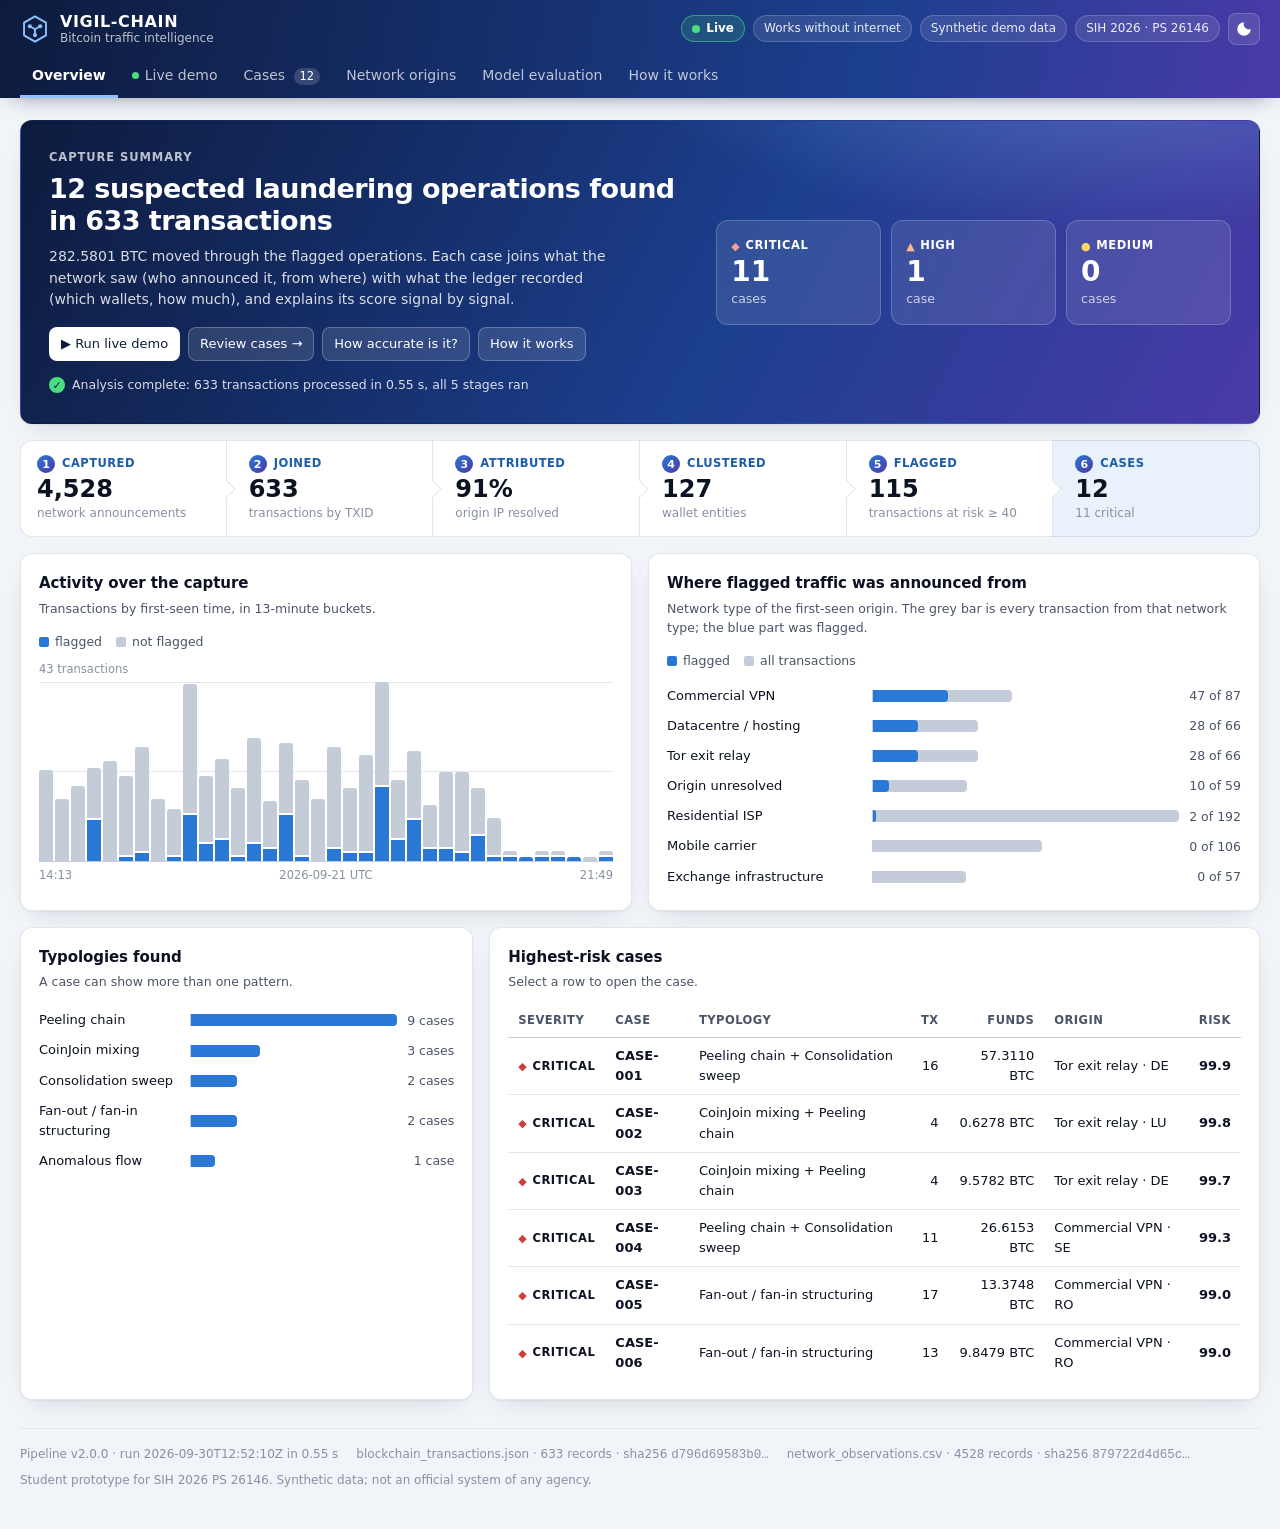
<file: index.html>
<!DOCTYPE html>
<html lang="en">
<head>
<meta charset="UTF-8">
<meta name="viewport" content="width=device-width, initial-scale=1">
<title>VIGIL-CHAIN Analyst Console</title>
<style>
:root {
  color-scheme: light;
  --page: #f1f4f9; --surface: #ffffff; --inset: #f3f6fb; --ink: #0c1222; --ink2: #4a5468; --muted: #8790a3;
  --grid: #e3e7ef; --axis: #c5ccd9; --border: rgba(12,18,34,0.10); --wash: rgba(12,18,34,0.045);
  --shadow: 0 1px 2px rgba(12,18,34,0.05), 0 10px 28px -14px rgba(12,18,34,0.18);
  --accent: #2a78d6; --accent-ink: #1c5cab; --accent-wash: rgba(42,120,214,0.10);
  --brand-1: #0d1b3d; --brand-2: #1c3f8f; --brand-3: #4a3aa7;
  --series-1: #2a78d6; --series-2: #eb6834; --context: #c5ccd9;
  --raise: #e34948; --lower: #2a78d6;
  --good: #0ca30c; --good-ink: #006300; --warning: #fab219; --serious: #ec835a; --critical: #d03b3b;
}
@media (prefers-color-scheme: dark) {
  :root:not([data-theme="light"]) {
    color-scheme: dark;
    --page: #090d18; --surface: #131a2b; --inset: #1a2236; --ink: #ffffff; --ink2: #b9c2d6; --muted: #7f8aa3;
    --grid: #232c42; --axis: #33405c; --border: rgba(255,255,255,0.10); --wash: rgba(255,255,255,0.06);
    --shadow: 0 1px 2px rgba(0,0,0,0.4), 0 10px 28px -14px rgba(0,0,0,0.8);
    --accent: #3987e5; --accent-ink: #9ec5f4; --accent-wash: rgba(57,135,229,0.18);
    --brand-1: #0a1430; --brand-2: #15327a; --brand-3: #3b2f8f;
    --series-1: #3987e5; --series-2: #d95926; --context: #3b4763; --raise: #e66767; --lower: #3987e5; --good-ink: #0ca30c;
  }
}
:root[data-theme="dark"] {
  color-scheme: dark;
  --page: #090d18; --surface: #131a2b; --inset: #1a2236; --ink: #ffffff; --ink2: #b9c2d6; --muted: #7f8aa3;
  --grid: #232c42; --axis: #33405c; --border: rgba(255,255,255,0.10); --wash: rgba(255,255,255,0.06);
  --shadow: 0 1px 2px rgba(0,0,0,0.4), 0 10px 28px -14px rgba(0,0,0,0.8);
  --accent: #3987e5; --accent-ink: #9ec5f4; --accent-wash: rgba(57,135,229,0.18);
  --brand-1: #0a1430; --brand-2: #15327a; --brand-3: #3b2f8f;
  --series-1: #3987e5; --series-2: #d95926; --context: #3b4763; --raise: #e66767; --lower: #3987e5; --good-ink: #0ca30c;
}

* { box-sizing: border-box; }
html { scroll-behavior: smooth; }
body { margin: 0; background: var(--page); color: var(--ink);
  font: 14px/1.55 system-ui, -apple-system, "Segoe UI", sans-serif; -webkit-font-smoothing: antialiased; }
a { color: inherit; text-decoration: none; }
button, input { font: inherit; color: inherit; }
button { cursor: pointer; }
:focus-visible { outline: 2px solid var(--accent); outline-offset: 2px; border-radius: 6px; }
.mono { font-family: ui-monospace, "Cascadia Mono", Consolas, monospace; font-size: 12.5px; }
.wrap { max-width: 1360px; margin: 0 auto; padding: 0 20px; }
main.wrap { padding-top: 22px; padding-bottom: 40px; }
@media (max-width: 640px) { .wrap { padding: 0 16px; } .hide-sm, .brand small { display: none !important; } }

/* ---------- top bar ---------- */
.topbar { position: sticky; top: 0; z-index: 5; color: #fff;
  background: linear-gradient(100deg, var(--brand-1), var(--brand-2) 68%, var(--brand-3)); box-shadow: 0 8px 22px -14px rgba(9,13,24,0.7); }
.topbar :focus-visible { outline-color: #fff; }
.topbar-in { display: flex; align-items: center; justify-content: space-between; gap: 12px; padding-top: 12px; padding-bottom: 10px; }
.brand { display: flex; align-items: center; gap: 10px; color: #fff; }
.brand svg { color: #8fc1ff; flex: none; }
.brand b { display: block; font-size: 16px; letter-spacing: 0.04em; line-height: 1.2; white-space: nowrap; }
.brand small { display: block; color: rgba(255,255,255,0.72); font-size: 12px; line-height: 1.2; }
.pills { display: flex; align-items: center; gap: 8px; flex-wrap: wrap; justify-content: flex-end; }
.pill { display: inline-flex; align-items: center; gap: 6px; border: 1px solid rgba(255,255,255,0.18); border-radius: 999px;
  padding: 3px 10px; font-size: 12px; color: rgba(255,255,255,0.9); background: rgba(255,255,255,0.10); white-space: nowrap; }
.pill.ok { border-color: rgba(74,222,128,0.55); background: rgba(74,222,128,0.16); color: #fff; font-weight: 600; }
.pill.ok i { width: 8px; height: 8px; border-radius: 50%; background: #4ade80; animation: pulse 1.8s ease-out infinite; }
@keyframes pulse { 0% { box-shadow: 0 0 0 0 rgba(74,222,128,0.7); } 100% { box-shadow: 0 0 0 7px rgba(74,222,128,0); } }
@media (prefers-reduced-motion: reduce) { .pill.ok i { animation: none; box-shadow: 0 0 0 3px rgba(74,222,128,0.25); } }
.icon-btn { display: inline-grid; place-items: center; width: 32px; height: 32px; border-radius: 8px;
  border: 1px solid rgba(255,255,255,0.18); background: rgba(255,255,255,0.10); color: #fff; }
.icon-btn:hover { background: rgba(255,255,255,0.22); }
.tabs { display: flex; gap: 2px; overflow-x: auto; scrollbar-width: none; }
.tabs::-webkit-scrollbar { display: none; }
.tab { padding: 9px 12px; border-bottom: 3px solid transparent; color: rgba(255,255,255,0.72); white-space: nowrap; font-weight: 500; }
.tab:hover { color: #fff; }
.tab[aria-selected="true"] { color: #fff; border-bottom-color: #8fc1ff; font-weight: 600; }
.tab .count { display: inline-block; min-width: 20px; padding: 0 6px; margin-left: 4px; border-radius: 999px;
  background: rgba(255,255,255,0.16); font-size: 11.5px; text-align: center; color: #fff; }
.panel { display: none; } .panel.active { display: block; }
@media (prefers-reduced-motion: reduce) { html { scroll-behavior: auto; } }

/* ---------- building blocks ---------- */
.card { background: var(--surface); border: 1px solid var(--border); border-radius: 12px; padding: 18px; box-shadow: var(--shadow); }
.card + .card, .stack > * + * { margin-top: 16px; }
.grid > .card { margin-top: 0; }
.card h2 { font-size: 15px; margin: 0; letter-spacing: -0.005em; }
.card h3 { font-size: 12px; margin: 18px 0 8px; color: var(--ink2); font-weight: 600; text-transform: uppercase; letter-spacing: 0.06em; }
.desc { color: var(--ink2); font-size: 12.5px; margin: 3px 0 14px; max-width: 78ch; }
.small { font-size: 12.5px; color: var(--ink2); }
.eyebrow { font-size: 11.5px; font-weight: 600; letter-spacing: 0.08em; text-transform: uppercase; color: var(--ink2); }
.grid { display: grid; gap: 16px; }
.g2 { grid-template-columns: repeat(auto-fit, minmax(320px, 1fr)); }
.g3 { grid-template-columns: repeat(auto-fit, minmax(270px, 1fr)); }
.g-side { grid-template-columns: minmax(0, 1fr) minmax(0, 1.7fr); }
@media (max-width: 900px) { .g-side { grid-template-columns: minmax(0, 1fr); } }
@media (max-width: 400px) { .g2, .g3 { grid-template-columns: minmax(0, 1fr); } }
.btn { display: inline-flex; align-items: center; gap: 6px; border: 1px solid var(--border); background: var(--surface);
  border-radius: 8px; padding: 6px 11px; font-size: 13px; font-weight: 500; }
.btn:hover { background: var(--wash); }
.btn.primary { background: var(--accent); border-color: transparent; color: #fff; }
.btn.primary:hover { filter: brightness(1.08); background: var(--accent); }
.chips { display: flex; flex-wrap: wrap; gap: 6px; }
.chip { border: 1px solid var(--border); background: var(--surface); border-radius: 999px; padding: 3px 10px; font-size: 12.5px; color: var(--ink2); }
button.chip:hover { background: var(--wash); }
.chip[aria-pressed="true"] { background: var(--accent-wash); border-color: var(--accent); color: var(--accent-ink); font-weight: 600; }
.tag { display: inline-block; border-radius: 6px; padding: 2px 8px; font-size: 12px; background: var(--accent-wash); color: var(--accent-ink); font-weight: 500; }
.sev { display: inline-flex; align-items: center; gap: 5px; font-size: 11.5px; font-weight: 700; letter-spacing: 0.05em; }
.sev i { font-style: normal; font-size: 11px; line-height: 1; }
.sev.CRITICAL i { color: var(--critical); } .sev.HIGH i { color: var(--serious); }
.sev.MEDIUM i { color: var(--warning); } .sev.LOW i { color: var(--muted); }
.copy { border: 0; background: none; padding: 0 4px; color: var(--muted); font-size: 12px; }
.copy:hover { color: var(--accent-ink); }
.hash { word-break: break-all; color: var(--ink2); }

/* ---------- overview ---------- */
.hero { display: grid; grid-template-columns: minmax(0, 1.25fr) minmax(0, 1fr); gap: 24px; align-items: center; }
@media (max-width: 900px) { .hero { grid-template-columns: minmax(0, 1fr); } }
.card.hero { color: #fff; border-color: transparent; padding: 28px;
  background: radial-gradient(820px 320px at 88% -30%, rgba(143,193,255,0.38), transparent 62%),
              linear-gradient(118deg, var(--brand-1), var(--brand-2) 58%, var(--brand-3));
  --critical: #ff9a9a; --serious: #ffb98f; --warning: #ffd666; }
.hero .eyebrow { color: rgba(255,255,255,0.72); }
.hero .ran { display: inline-flex; align-items: center; gap: 7px; margin-top: 14px; font-size: 12.5px; color: rgba(255,255,255,0.84); }
.hero .ran i { width: 16px; height: 16px; border-radius: 50%; background: #4ade80; color: #0d1b3d; display: inline-grid; place-items: center; font-style: normal; font-size: 11px; font-weight: 700; }
.hero .btn { background: rgba(255,255,255,0.12); border-color: rgba(255,255,255,0.24); color: #fff; }
.hero .btn:hover { background: rgba(255,255,255,0.24); }
.hero .btn.primary, .hero .btn.primary:hover { background: #fff; color: #0d1b3d; filter: none; }
.hero h1 { font-size: 27px; line-height: 1.2; letter-spacing: -0.02em; margin: 6px 0 8px; font-weight: 650; }
.hero p { margin: 0 0 16px; color: rgba(255,255,255,0.84); max-width: 64ch; }
.sev-tiles { display: grid; grid-template-columns: repeat(3, minmax(0, 1fr)); gap: 10px; }
.sev-tile { border: 1px solid rgba(255,255,255,0.2); border-radius: 12px; padding: 14px; background: rgba(255,255,255,0.10); color: #fff; text-align: left; }
button.sev-tile:hover { background: rgba(255,255,255,0.2); }
.sev-tile .small { color: rgba(255,255,255,0.74); }
.sev-tile b { display: block; font-size: 28px; line-height: 1.15; font-weight: 650; }
.funnel { display: grid; grid-template-columns: repeat(6, minmax(0, 1fr)); gap: 0; margin-top: 16px; counter-reset: stage; }
.funnel .step { position: relative; padding: 14px 16px 14px 22px; background: var(--surface); border: 1px solid var(--border); border-left-width: 0; }
.funnel .step:first-child { border-left-width: 1px; border-radius: 12px 0 0 12px; padding-left: 16px; }
.funnel .step:last-child { border-radius: 0 12px 12px 0; }
.funnel .step:not(:last-child)::after { content: ""; position: absolute; right: -7px; top: 50%; width: 12px; height: 12px; z-index: 1;
  background: var(--surface); border-top: 1px solid var(--border); border-right: 1px solid var(--border); transform: translateY(-50%) rotate(45deg); }
.funnel .k { font-size: 11.5px; color: var(--accent-ink); font-weight: 700; letter-spacing: 0.04em; text-transform: uppercase; }
.funnel .k::before { counter-increment: stage; content: counter(stage); display: inline-grid; place-items: center; width: 18px; height: 18px;
  margin-right: 7px; border-radius: 50%; color: #fff; font-size: 11px; letter-spacing: 0;
  background: linear-gradient(135deg, var(--accent), var(--brand-3)); }
.funnel .step:last-child { background: linear-gradient(0deg, var(--accent-wash), var(--accent-wash)), var(--surface); }
.funnel .v { font-size: 24px; font-weight: 650; line-height: 1.25; }
.funnel .h { font-size: 12px; color: var(--muted); }
@media (max-width: 1000px) {
  .funnel { grid-template-columns: repeat(2, minmax(0, 1fr)); gap: 8px; }
  .funnel .step, .funnel .step:first-child, .funnel .step:last-child { border-left-width: 1px; border-radius: 12px; padding-left: 16px; }
  .funnel .step::after { display: none; }
}
.legend { display: flex; flex-wrap: wrap; gap: 14px; font-size: 12.5px; color: var(--ink2); margin: 0 0 10px; }
.legend span::before { content: ""; display: inline-block; width: 10px; height: 10px; border-radius: 2px; margin-right: 6px; background: var(--c); vertical-align: -1px; }
.cols { position: relative; display: flex; align-items: flex-end; gap: 2px; height: 180px; border-bottom: 1px solid var(--axis);
  background: linear-gradient(var(--grid), var(--grid)) 0 0 / 100% 1px no-repeat, linear-gradient(var(--grid), var(--grid)) 0 50% / 100% 1px no-repeat; }
.cols .col { flex: 1; min-width: 0; height: 100%; display: flex; flex-direction: column-reverse; gap: 2px; }
.cols .col:hover { background: var(--wash); }
.cols .seg.flag { background: var(--series-1); }
.cols .seg.rest { background: var(--context); }
.cols .seg:last-child { border-radius: 3px 3px 0 0; }
.axis-x { display: flex; justify-content: space-between; font-size: 11.5px; color: var(--muted); margin-top: 5px; font-variant-numeric: tabular-nums; }
.axis-y { font-size: 11.5px; color: var(--muted); margin-bottom: 3px; }
.hbar { display: grid; grid-template-columns: minmax(110px, 34%) minmax(0, 1fr) auto; gap: 10px; align-items: center; padding: 5px 0; font-size: 13px; }
.hbar .t { position: relative; height: 12px; border-left: 1px solid var(--axis); }
.hbar .t div { position: absolute; left: 0; top: 0; height: 12px; border-radius: 0 4px 4px 0; background: var(--c, var(--series-1)); }
.hbar .t div.ctx { background: var(--context); }
.hbar .n { font-variant-numeric: tabular-nums; color: var(--ink2); font-size: 12.5px; white-space: nowrap; }
.row-link { cursor: pointer; } .row-link:hover td { background: var(--wash); }

/* ---------- tables ---------- */
.scroll { overflow-x: auto; }
table { border-collapse: collapse; width: 100%; font-size: 13px; }
th { text-align: left; font-weight: 600; color: var(--ink2); font-size: 11.5px; letter-spacing: 0.04em; text-transform: uppercase;
  padding: 7px 10px; border-bottom: 1px solid var(--axis); white-space: nowrap; }
td { padding: 8px 10px; border-bottom: 1px solid var(--grid); vertical-align: middle; }
tbody tr:last-child td { border-bottom: 0; }
td.n, th.n { text-align: right; font-variant-numeric: tabular-nums; }
.databar { display: grid; grid-template-columns: minmax(70px, 1fr) 44px; gap: 8px; align-items: center; min-width: 140px; }
.databar .t { height: 10px; position: relative; border-left: 1px solid var(--axis); }
.databar .t div { position: absolute; left: 0; top: 0; height: 10px; border-radius: 0 4px 4px 0; background: var(--c); }
.databar span { text-align: right; font-variant-numeric: tabular-nums; }
tr.best td { background: var(--accent-wash); font-weight: 600; }

/* ---------- cases ---------- */
.split { display: grid; grid-template-columns: 350px minmax(0, 1fr); gap: 18px; align-items: start; }
.rail { position: sticky; top: 104px; }
@media (max-width: 960px) { .split { grid-template-columns: minmax(0, 1fr); } .rail { position: static; } }
.filters { display: grid; gap: 8px; margin-bottom: 10px; }
.filters input { width: 100%; border: 1px solid var(--border); background: var(--surface); border-radius: 9px; padding: 8px 11px; }
.filters input::placeholder { color: var(--muted); }
.case-list { display: grid; gap: 8px; max-height: calc(100vh - 230px); overflow-y: auto; padding: 2px; margin: -2px; }
@media (max-width: 960px) { .case-list { max-height: 330px; } }
.case-item { text-align: left; background: var(--surface); border: 1px solid var(--border); border-radius: 11px; padding: 11px 12px 10px; width: 100%; display: block; }
.case-item:hover { background: var(--wash); }
.case-item[aria-current="true"] { border-color: var(--accent); box-shadow: 0 0 0 1px var(--accent) inset; background: var(--accent-wash); }
.case-item .row { display: flex; justify-content: space-between; gap: 8px; align-items: baseline; }
.case-item .id { font-weight: 650; }
.case-item .score { font-weight: 650; font-size: 16px; font-variant-numeric: tabular-nums; }
.case-item .meta { color: var(--ink2); font-size: 12.5px; white-space: nowrap; overflow: hidden; text-overflow: ellipsis; }
.meter { height: 4px; border-radius: 2px; background: var(--grid); margin: 7px 0 6px; overflow: hidden; }
.meter div { height: 100%; border-radius: 2px; background: var(--c); }
.empty { border: 1px dashed var(--axis); border-radius: 11px; padding: 18px; color: var(--ink2); text-align: center; }
.case-head { display: grid; grid-template-columns: auto minmax(0, 1fr) auto; gap: 18px; align-items: center; }
@media (max-width: 640px) { .case-head { grid-template-columns: auto minmax(0, 1fr); } .case-head .actions { grid-column: 1 / -1; } }
.ring { position: relative; width: 88px; height: 88px; flex: none; }
.ring svg { transform: rotate(-90deg); }
.ring .bg { fill: none; stroke: var(--grid); }
.ring .fg { fill: none; stroke: var(--c); stroke-linecap: round; }
.ring .val { position: absolute; inset: 0; display: grid; place-items: center; text-align: center; line-height: 1.05; }
.ring .val b { font-size: 22px; font-weight: 650; display: block; }
.ring .val span { font-size: 10.5px; color: var(--ink2); }
.case-head h2 { font-size: 19px; letter-spacing: -0.01em; }
.actions { display: flex; gap: 8px; flex-wrap: wrap; }
.summary { overflow-wrap: anywhere; margin: 16px 0 0; padding: 12px 14px; background: var(--inset); border-radius: 10px; border-left: 3px solid var(--accent); }
.kv { display: grid; grid-template-columns: repeat(auto-fit, minmax(150px, 1fr)); gap: 12px 18px; margin-top: 16px; }
.kv div span { display: block; color: var(--ink2); font-size: 12px; }
.kv div b { font-weight: 600; font-variant-numeric: tabular-nums; }
.factor { display: grid; grid-template-columns: minmax(150px, 40%) minmax(0, 1fr) 56px; gap: 10px; align-items: center; padding: 5px 6px; margin: 0 -6px; font-size: 13px; border-radius: 6px; }
.factor:hover { background: var(--wash); }
.factor .track { position: relative; height: 14px; }
.factor .zero { position: absolute; top: -4px; bottom: -4px; width: 1px; background: var(--axis); }
.factor .bar { position: absolute; top: 0; height: 14px; }
.factor .bar.raise { background: var(--raise); border-radius: 0 4px 4px 0; }
.factor .bar.lower { background: var(--lower); border-radius: 4px 0 0 4px; }
.factor .num { text-align: right; font-variant-numeric: tabular-nums; color: var(--ink2); }
@media (max-width: 640px) { .factor { grid-template-columns: minmax(0, 1fr) 52px; } .factor .track { grid-column: 1 / -1; grid-row: 2; } }
.equation { display: flex; flex-wrap: wrap; gap: 6px 10px; align-items: center; margin-top: 12px; padding-top: 12px; border-top: 1px solid var(--grid); font-size: 12.5px; color: var(--ink2); }
.equation b { color: var(--ink); font-variant-numeric: tabular-nums; }
.flow { overflow: auto; border: 1px solid var(--grid); border-radius: 10px; max-height: 470px; background: var(--inset); }
.flow svg { display: block; }
.flow .edge { fill: none; stroke: var(--axis); }
.flow .edge:hover { stroke: var(--ink2); }
.flow .node rect.body { fill: var(--surface); stroke: var(--axis); stroke-width: 1; }
.flow .node text { fill: var(--ink); font-size: 11.5px; font-weight: 600; }
.flow .node text.id { fill: var(--ink2); font-family: ui-monospace, Consolas, monospace; font-size: 10px; font-weight: 400; }
.flow .node { cursor: pointer; }
.flow .node:hover rect.body { stroke: var(--ink2); }
.flow .node.selected rect.body { stroke: var(--accent); stroke-width: 2; }
.flow .node.bridge rect.body { stroke-dasharray: 3 3; }
#tx-detail:not(:empty) { margin-top: 14px; padding: 14px; border: 1px solid var(--border); border-radius: 10px; background: var(--inset); }
details > summary { cursor: pointer; font-weight: 600; font-size: 15px; list-style: none; display: flex; align-items: center; gap: 8px; }
details > summary::-webkit-details-marker { display: none; }
details > summary::before { content: "▸"; color: var(--muted); font-size: 12px; }
details[open] > summary::before { content: "▾"; }
details[open] > summary { margin-bottom: 12px; }

/* ---------- evaluation & method ---------- */
.stat { position: relative; overflow: hidden; border: 1px solid var(--border); border-radius: 12px; padding: 17px 16px 14px; background: var(--surface); box-shadow: var(--shadow); }
.stat::before { content: ""; position: absolute; inset: 0 0 auto 0; height: 4px; background: linear-gradient(90deg, var(--accent), var(--brand-3)); }
.stat .k { font-size: 12px; color: var(--ink2); }
.stat .v { font-size: 30px; font-weight: 650; line-height: 1.2; letter-spacing: -0.01em; }
.stat .h { font-size: 12.5px; color: var(--ink2); }
.stat .up { color: var(--good-ink); font-weight: 600; }
.steps { display: grid; grid-template-columns: repeat(5, minmax(0, 1fr)); gap: 12px; counter-reset: step; }
@media (max-width: 1100px) { .steps { grid-template-columns: repeat(auto-fit, minmax(230px, 1fr)); } }
.step-card { position: relative; background: var(--surface); border: 1px solid var(--border); border-radius: 12px; padding: 16px; box-shadow: var(--shadow); }
.step-card .ico { width: 36px; height: 36px; border-radius: 9px; display: grid; place-items: center; background: linear-gradient(135deg, var(--accent), var(--brand-3)); color: #fff; margin-bottom: 10px; }
.step-card .no { position: absolute; top: 14px; right: 16px; font-size: 12px; font-weight: 600; color: var(--muted); }
.step-card h2 { font-size: 15px; margin: 0 0 4px; }
.step-card p { margin: 0; color: var(--ink2); font-size: 12.5px; }
.callout { border-left: 3px solid var(--warning); background: var(--inset); border-radius: 10px; padding: 12px 14px; }
.foot { margin-top: 28px; padding-top: 16px; border-top: 1px solid var(--grid); color: var(--muted); font-size: 12px; display: flex; flex-wrap: wrap; gap: 6px 18px; }

/* ---------- live demo ---------- */
.live-dot { display: inline-block; width: 7px; height: 7px; border-radius: 50%; background: #4ade80; margin-right: 6px; vertical-align: 1px; }
.live-head { display: grid; grid-template-columns: minmax(0, 1fr) auto; gap: 20px; align-items: center; }
@media (max-width: 760px) { .live-head { grid-template-columns: minmax(0, 1fr); } }
.live-ctl { display: flex; flex-wrap: wrap; gap: 8px; align-items: center; }
.btn.big { padding: 10px 18px; font-size: 15px; font-weight: 600; border-radius: 10px;
  background: linear-gradient(135deg, var(--accent), var(--brand-3)); box-shadow: 0 8px 20px -10px var(--accent); }
.live-bar { height: 5px; border-radius: 3px; background: var(--grid); margin: 14px 0; overflow: hidden; }
.live-bar div { height: 100%; width: 0; border-radius: 3px; background: linear-gradient(90deg, var(--accent), var(--brand-3)); transition: width 0.1s linear; }
.live-stats { display: grid; grid-template-columns: repeat(6, minmax(0, 1fr)); gap: 10px; }
@media (max-width: 1000px) { .live-stats { grid-template-columns: repeat(3, minmax(0, 1fr)); } }
@media (max-width: 520px) { .live-stats { grid-template-columns: repeat(2, minmax(0, 1fr)); } }
.lstat { background: var(--surface); border: 1px solid var(--border); border-radius: 12px; padding: 12px 14px; box-shadow: var(--shadow); }
.lstat span { display: block; font-size: 12px; color: var(--ink2); }
.lstat b { font-size: 24px; font-weight: 650; line-height: 1.25; font-variant-numeric: tabular-nums; }
.lstat b.mono { font-size: 20px; }
.lstat.alert { border-color: var(--critical); }
.feed { height: 380px; overflow-y: auto; border: 1px solid var(--grid); border-radius: 10px; }
.feed .empty, .alerts .empty { border: 0; margin: 40px 16px; }
.feed-row { display: grid; grid-template-columns: 64px 108px minmax(0, 1fr) 96px 86px 44px; gap: 8px; align-items: center;
  padding: 6px 10px; border-bottom: 1px solid var(--grid); font-size: 12.5px; animation: slide 0.25s ease-out; }
.feed-row .net { color: var(--ink2); white-space: nowrap; overflow: hidden; text-overflow: ellipsis; }
.feed-row .n { text-align: right; font-variant-numeric: tabular-nums; }
.feed-row.hot { background: var(--accent-wash); }
@media (max-width: 640px) { .feed-row { grid-template-columns: 58px minmax(0, 1fr) 80px 40px; } .feed-row > :nth-child(2), .feed-row .n:nth-child(4) { display: none; } }
@keyframes slide { from { opacity: 0; transform: translateY(-6px); } to { opacity: 1; transform: none; } }
.alerts { height: 380px; overflow-y: auto; display: grid; gap: 8px; align-content: start; }
.alert-card { display: grid; gap: 4px; border: 1px solid var(--border); border-left: 4px solid var(--c); border-radius: 10px; padding: 10px 12px; background: var(--surface); }
.alert-card:hover { background: var(--wash); }
.alert-card.fresh { animation: flash 0.9s ease-out; }
.alert-card .row { display: flex; justify-content: space-between; gap: 8px; align-items: baseline; }
@keyframes flash { from { background: var(--accent-wash); transform: scale(1.015); } to { background: var(--surface); transform: none; } }
@media (prefers-reduced-motion: reduce) { .feed-row, .alert-card.fresh { animation: none; } }
.sim-grid { display: grid; grid-template-columns: minmax(0, 1fr) minmax(0, 1.15fr); gap: 24px; align-items: start; }
@media (max-width: 900px) { .sim-grid { grid-template-columns: minmax(0, 1fr); } }
.sim-controls { display: grid; gap: 14px; }
.ctl { display: grid; gap: 6px; font-size: 13px; }
.ctl > span { color: var(--ink2); } .ctl > span b { color: var(--ink); font-variant-numeric: tabular-nums; }
.ctl input[type="range"] { width: 100%; accent-color: var(--accent); margin: 0; }
.sim-out { background: var(--inset); border-radius: 12px; padding: 16px; }
.sim-score { display: flex; align-items: center; gap: 16px; margin-bottom: 12px; }

/* ---------- overlays ---------- */
#tip { position: fixed; pointer-events: none; z-index: 20; background: var(--surface); color: var(--ink); border: 1px solid var(--border);
  border-radius: 9px; padding: 8px 11px; font-size: 12.5px; box-shadow: 0 6px 22px rgba(0,0,0,0.2); max-width: 320px; display: none; }
#tip b { display: block; margin-bottom: 2px; }
#toast { position: fixed; left: 50%; bottom: 24px; transform: translateX(-50%); background: var(--ink); color: var(--page);
  padding: 8px 14px; border-radius: 999px; font-size: 13px; opacity: 0; pointer-events: none; transition: opacity 0.15s; z-index: 30; }
#toast.show { opacity: 1; }

@media print {
  .topbar, .rail, .actions, .foot, #tip, #toast { display: none !important; }
  .split { grid-template-columns: 1fr; } .panel { display: none !important; } #panel-cases { display: block !important; }
  .flow { max-height: none; overflow: visible; } body { background: #fff; } .card { box-shadow: none; break-inside: avoid; }
  details > summary::before { display: none; }
}

</style>
</head>
<body>
<header class="topbar">
  <div class="wrap topbar-in">
    <a class="brand" href="#overview" aria-label="VIGIL-CHAIN overview">
      <svg width="30" height="30" viewBox="0 0 32 32" aria-hidden="true">
        <path d="M16 2.5 27.7 9.25v13.5L16 29.5 4.3 22.75V9.25z" fill="none" stroke="currentColor" stroke-width="2" stroke-linejoin="round"/>
        <path d="M10.5 13 16 16.2l5.5-3.2M16 16.2v6.3" fill="none" stroke="currentColor" stroke-width="2" stroke-linecap="round"/>
        <circle cx="10.5" cy="13" r="2.2" fill="currentColor"/><circle cx="21.5" cy="13" r="2.2" fill="currentColor"/><circle cx="16" cy="22.5" r="2.2" fill="currentColor"/>
      </svg>
      <span><b>VIGIL-CHAIN</b><small>Bitcoin traffic intelligence</small></span>
    </a>
    <div class="pills">
      <span class="pill ok" data-tip="&lt;b&gt;System running&lt;/b&gt;All five pipeline stages completed on this capture."><i aria-hidden="true"></i><span id="status-text">Live</span></span>
      <span class="pill" data-tip="&lt;b&gt;Air-gap ready&lt;/b&gt;The analysis makes no network call. It runs the same on a machine with no internet.">Works without internet</span>
      <span class="pill hide-sm">Synthetic demo data</span>
      <span class="pill hide-sm">SIH 2026 &middot; PS 26146</span>
      <button class="icon-btn" id="theme" type="button" aria-label="Switch between light and dark theme" title="Switch theme">
        <svg width="18" height="18" viewBox="0 0 24 24" aria-hidden="true"><path d="M12 3a9 9 0 1 0 9 9 7 7 0 0 1-9-9z" fill="currentColor"/></svg>
      </button>
    </div>
  </div>
  <nav class="wrap tabs" role="tablist" aria-label="Console sections">
    <a class="tab" role="tab" href="#overview" data-panel="overview">Overview</a>
    <a class="tab" role="tab" href="#live" data-panel="live"><span class="live-dot" aria-hidden="true"></span>Live demo</a>
    <a class="tab" role="tab" href="#cases" data-panel="cases">Cases <span class="count" id="case-count"></span></a>
    <a class="tab" role="tab" href="#origins" data-panel="origins">Network origins</a>
    <a class="tab" role="tab" href="#evaluation" data-panel="evaluation">Model evaluation</a>
    <a class="tab" role="tab" href="#method" data-panel="method">How it works</a>
  </nav>
</header>

<main class="wrap">
  <section class="panel" id="panel-overview"></section>
  <section class="panel" id="panel-live"></section>
  <section class="panel" id="panel-cases">
    <div class="split">
      <aside class="rail">
        <div class="filters">
          <input id="q" type="search" placeholder="Search case, IP, TXID or address" aria-label="Search cases">
          <div class="chips" id="sev-filter" role="group" aria-label="Filter by severity"></div>
        </div>
        <div class="case-list" id="case-list"></div>
      </aside>
      <div id="case-detail"></div>
    </div>
  </section>
  <section class="panel" id="panel-origins"></section>
  <section class="panel" id="panel-evaluation"></section>
  <section class="panel" id="panel-method"></section>
  <footer class="foot" id="foot"></footer>
</main>
<div id="tip" role="tooltip"></div>
<div id="toast" role="status" aria-live="polite"></div>

<script id="vigil-data" type="application/json">{"meta":{"pipeline_version":"2.0.0","generated_at":"2026-09-30T12:52:10Z","sources":[{"file":"blockchain_transactions.json","sha256":"d796d69583b01deb3c4e212cdde7cf290d0a3e132b9b77c4be2592409134ea8c","records":633},{"file":"network_observations.csv","sha256":"879722d4d65c0af12d8719b188f96443b9447466c5f455ec9842c51c08712200","records":4528}],"model":{"pipeline_version":"2.0.0","architecture":"GraphSAGE mean, 2 layers, hidden 24; logistic risk fusion","training_data":"simulated traffic (src/simulation/generator.py)","gnn_seeds":[101,102,103,104,105,106,107,108,109,110,111,112],"fusion_seeds":[201,202,203,204,205,206],"gnn_train_transactions":7663,"gnn_train_positives":1116,"gnn_final_loss":0.0682,"fusion_train_transactions":3677,"tx_features":["log_value","log_inputs","log_outputs","log_fee_rate","output_ratio","equal_out_frac","log_respend","log_next_spend","log_in_degree","log_out_degree"],"evidence":["gnn_prob","anomaly","origin_tor","origin_vpn","origin_hosting","origin_exchange","peel_chain","coinjoin","velocity","origin_burst"],"origin_signals":["lead_term","sensor_agreement","relay_ratio","single_announcer"],"origin_calibration_transactions":11340,"sha256":"b9aaf2003395007db2a25df01aa88be20819f304ea2742f08e9f9e74195f751e","file":"vigil_chain_v1.npz"},"geo_source":"bundled offline CIDR table","runtime_s":0.55},"summary":{"observations":4528,"transactions":633,"origin_attributed":574,"origin_unresolved":59,"unobserved_transactions":0,"uncorrelated_observations":0,"observed_txids":633,"wallet_addresses":1938,"origin_ips":128,"graph_nodes":2699,"graph_edges":3286,"flow_edges":709,"entities":127,"peel_chains":16,"coinjoin_transactions":3,"flagged_transactions":115,"cases":12,"cases_by_severity":{"CRITICAL":11,"HIGH":1,"MEDIUM":0},"transactions_by_severity":{"CRITICAL":79,"HIGH":26,"MEDIUM":10,"LOW":518},"capture_start":1790000023.3746,"capture_end":1790027351.3329},"cases":[{"risk_score":99.9,"mean_risk":99.6,"severity":"CRITICAL","typology":"Peeling chain + Consolidation sweep","typology_tags":["Peeling chain","Consolidation sweep"],"tx_count":16,"inflow_btc":57.31104796,"peel_hops":15,"peeled_btc":18.860457,"first_seen":1790013703.8377,"last_seen":1790027351.3329,"duration":"3 h 47 min","origins":[{"ip":"185.220.100.212","transactions":4,"country":"DE","asn":"AS205100","asn_org":"F3 Netze e.V. (Tor exit relays)","category":"tor_exit","category_label":"Tor exit relay","mean_confidence":1.0,"resolved":true},{"ip":"185.220.100.145","transactions":3,"country":"DE","asn":"AS205100","asn_org":"F3 Netze e.V. (Tor exit relays)","category":"tor_exit","category_label":"Tor exit relay","mean_confidence":1.0,"resolved":true},{"ip":"104.244.77.5","transactions":2,"country":"LU","asn":"AS53667","asn_org":"FranTech Solutions (Tor exit hosting)","category":"tor_exit","category_label":"Tor exit relay","mean_confidence":1.0,"resolved":true},{"ip":"185.220.101.243","transactions":2,"country":"DE","asn":"AS205100","asn_org":"F3 Netze e.V. (Tor exit relays)","category":"tor_exit","category_label":"Tor exit relay","mean_confidence":1.0,"resolved":true},{"ip":"185.220.101.58","transactions":2,"country":"DE","asn":"AS205100","asn_org":"F3 Netze e.V. (Tor exit relays)","category":"tor_exit","category_label":"Tor exit relay","mean_confidence":1.0,"resolved":true},{"ip":"185.220.101.32","transactions":1,"country":"DE","asn":"AS205100","asn_org":"F3 Netze e.V. (Tor exit relays)","category":"tor_exit","category_label":"Tor exit relay","mean_confidence":1.0,"resolved":true},{"ip":"159.65.137.48","transactions":1,"country":"US","asn":"AS14061","asn_org":"DigitalOcean LLC","category":"hosting","category_label":"Datacentre / hosting","mean_confidence":0.062,"resolved":false},{"ip":"159.65.242.168","transactions":1,"country":"US","asn":"AS14061","asn_org":"DigitalOcean LLC","category":"hosting","category_label":"Datacentre / hosting","mean_confidence":0.122,"resolved":false}],"entities":[{"entity_id":"ENTITY_029","addresses":8}],"terminal_outputs":[{"address":"bc1q3dp6eun560dd4q4a0tgeac5j0t0d7clg79u4gl","amount_btc":38.44994597,"status":"unspent at end of capture"},{"address":"bc1qz20gscpkdaejdk2ddlmm063uw0aafj4ztgwrfs","amount_btc":11.87803864,"status":"unspent at end of capture"},{"address":"bc1qktrhz3qcp6y87xajrqhzyt4fmvjggyjvaamjq4","amount_btc":1.84773859,"status":"unspent at end of capture"},{"address":"1rs4Mz3k4mFpExNJE2KE5iWdHCJTPqT77S","amount_btc":1.45433624,"status":"unspent at end of capture"},{"address":"bc1q0ykhwv68j6n7pwupuyl7z3urp9m9hpttrpcddp","amount_btc":1.25873349,"status":"unspent at end of capture"},{"address":"bc1qftqdg579vnaclm85q823wj4hwajkze9lm8k500","amount_btc":1.18321023,"status":"unspent at end of capture"}],"terminal_output_count":9,"factors":[{"key":"gnn_prob","factor":"Graph neural network: laundering-topology probability","value":0.9998,"shap_log_odds":6.2064,"share_pct":66.5,"impact":"+6.21"},{"key":"origin_tor","factor":"First-seen origin is a Tor exit relay","value":0.875,"shap_log_odds":1.7777,"share_pct":19.0,"impact":"+1.78"},{"key":"peel_chain","factor":"Member of a multi-hop peeling chain","value":0.9375,"shap_log_odds":0.6473,"share_pct":6.9,"impact":"+0.65"},{"key":"origin_exchange","factor":"Origin is not known exchange infrastructure","value":0.0,"shap_log_odds":0.374,"share_pct":4.0,"impact":"+0.37"},{"key":"origin_hosting","factor":"Origin is not a datacentre / hosting range","value":0.0,"shap_log_odds":0.2357,"share_pct":2.5,"impact":"+0.24"},{"key":"velocity","factor":"Funds re-spent within minutes","value":0.1496,"shap_log_odds":0.0893,"share_pct":1.0,"impact":"+0.09"},{"key":"origin_vpn","factor":"Origin is not a commercial VPN range","value":0.0,"shap_log_odds":-0.0657,"share_pct":0.0,"impact":"-0.07"},{"key":"origin_burst","factor":"Burst of transactions from the same origin IP","value":0.0781,"shap_log_odds":-0.0564,"share_pct":0.0,"impact":"-0.06"},{"key":"anomaly","factor":"Isolation Forest: statistical outlier score","value":0.4767,"shap_log_odds":0.0041,"share_pct":0.0,"impact":"+0.00"},{"key":"coinjoin","factor":"No equal-output mixing structure","value":0.0,"shap_log_odds":-0.0006,"share_pct":0.0,"impact":"-0.00"}],"base_value_log_odds":-2.9617,"gnn_drivers":[{"feature":"log_value","label":"transaction value","log_odds_drop":24.5},{"feature":"log_fee_rate","label":"fee relative to value","log_odds_drop":3.832},{"feature":"equal_out_frac","label":"share of equal-valued outputs","log_odds_drop":2.462},{"feature":"log_inputs","label":"number of inputs","log_odds_drop":2.005}],"transactions":[{"txid":"5086853436d2662e7927ef8c202b68a44d8d186d309f499a9af49bce17ed23ab","timestamp":1790013703.8377,"risk_score":99.9,"severity":"CRITICAL","bridge":false,"inputs":1,"outputs":2,"value_btc":57.31104796,"fee_btc":4.723e-05,"origin_ip":"185.220.100.212","origin_confidence":1.0,"origin_lead_ms":152.3,"origin_country":"DE","origin_category":"tor_exit","gnn_prob":0.999,"anomaly":0.5452,"evidence":[0.999,0.545,1.0,0.0,0.0,0.0,1.0,0.0,0.203,0.0],"shap":[6.2,0.056,2.062,-0.066,0.236,0.374,0.699,-0.001,0.05,-0.105]},{"txid":"23f64a203c50a56f08697bc044e0ebeaadaabe4139642956f994967cfeb510ae","timestamp":1790014182.1853,"risk_score":99.9,"severity":"CRITICAL","bridge":false,"inputs":1,"outputs":2,"value_btc":55.10277816,"fee_btc":3.991e-05,"origin_ip":"185.220.100.145","origin_confidence":1.0,"origin_lead_ms":225.8,"origin_country":"DE","origin_category":"tor_exit","gnn_prob":1.0,"anomaly":0.4555,"evidence":[1.0,0.456,1.0,0.0,0.0,0.0,1.0,0.0,0.205,0.25],"shap":[6.208,-0.012,2.062,-0.066,0.236,0.374,0.699,-0.001,0.048,0.051]},{"txid":"518ef981a1a078b919471bd850f654b214f3f44a69af2567be566adbb0acf796","timestamp":1790014657.0384,"risk_score":99.9,"severity":"CRITICAL","bridge":false,"inputs":1,"outputs":2,"value_btc":54.76305763,"fee_btc":2.457e-05,"origin_ip":"185.220.100.145","origin_confidence":1.0,"origin_lead_ms":30.5,"origin_country":"DE","origin_category":"tor_exit","gnn_prob":0.9995,"anomaly":0.489,"evidence":[1.0,0.489,1.0,0.0,0.0,0.0,1.0,0.0,0.205,0.25],"shap":[6.204,0.013,2.062,-0.066,0.236,0.374,0.699,-0.001,0.048,0.051]},{"txid":"28344ab92f6c081c6838a0e85b0bd55eca7b9230694b7e0f5808ffcbb54161e5","timestamp":1790015966.9666,"risk_score":99.9,"severity":"CRITICAL","bridge":false,"inputs":1,"outputs":2,"value_btc":53.14977923,"fee_btc":3.207e-05,"origin_ip":"185.220.101.243","origin_confidence":1.0,"origin_lead_ms":124.1,"origin_country":"DE","origin_category":"tor_exit","gnn_prob":1.0,"anomaly":0.4597,"evidence":[1.0,0.46,1.0,0.0,0.0,0.0,1.0,0.0,0.013,0.25],"shap":[6.208,-0.009,2.062,-0.066,0.236,0.374,0.699,-0.001,0.19,0.051]},{"txid":"25b7a5e8b311b9bc12cc63f6bad22895498eff75347e8d757992e1a0563504d6","timestamp":1790017264.9501,"risk_score":99.9,"severity":"CRITICAL","bridge":false,"inputs":1,"outputs":2,"value_btc":52.80638348,"fee_btc":3.534e-05,"origin_ip":"104.244.77.5","origin_confidence":1.0,"origin_lead_ms":50.3,"origin_country":"LU","origin_category":"tor_exit","gnn_prob":0.9998,"anomaly":0.4532,"evidence":[1.0,0.453,1.0,0.0,0.0,0.0,1.0,0.0,0.29,0.25],"shap":[6.206,-0.014,2.062,-0.066,0.236,0.374,0.699,-0.001,-0.015,0.051]},{"txid":"6dcf2b8ace75c39efae2158cfd775af1edd49e628ac17435aeb4d039f0df6bc5","timestamp":1790017636.0497,"risk_score":99.8,"severity":"CRITICAL","bridge":false,"inputs":1,"outputs":2,"value_btc":50.95860955,"fee_btc":7.89e-05,"origin_ip":"185.220.100.145","origin_confidence":1.0,"origin_lead_ms":60.7,"origin_country":"DE","origin_category":"tor_exit","gnn_prob":0.9999,"anomaly":0.4597,"evidence":[1.0,0.46,1.0,0.0,0.0,0.0,1.0,0.0,0.29,0.0],"shap":[6.207,-0.009,2.062,-0.066,0.236,0.374,0.699,-0.001,-0.015,-0.105]},{"txid":"d91f1d329f5650f03495177bb2925ad317ed3fcca639305650bbef8ceaa42c64","timestamp":1790018445.243,"risk_score":99.9,"severity":"CRITICAL","bridge":false,"inputs":1,"outputs":2,"value_btc":49.36112608,"fee_btc":4.714e-05,"origin_ip":"185.220.101.243","origin_confidence":1.0,"origin_lead_ms":104.2,"origin_country":"DE","origin_category":"tor_exit","gnn_prob":1.0,"anomaly":0.4571,"evidence":[1.0,0.457,1.0,0.0,0.0,0.0,1.0,0.0,0.067,0.25],"shap":[6.208,-0.011,2.062,-0.066,0.236,0.374,0.699,-0.001,0.15,0.051]},{"txid":"4d7cc88e32f06983dcae531465f669ad3ecc386136267162f1d5d9e2416314e3","timestamp":1790019339.0364,"risk_score":99.9,"severity":"CRITICAL","bridge":false,"inputs":1,"outputs":2,"value_btc":47.75657233,"fee_btc":3.386e-05,"origin_ip":"185.220.100.212","origin_confidence":1.0,"origin_lead_ms":119.6,"origin_country":"DE","origin_category":"tor_exit","gnn_prob":1.0,"anomaly":0.4517,"evidence":[1.0,0.452,1.0,0.0,0.0,0.0,1.0,0.0,0.051,0.0],"shap":[6.208,-0.015,2.062,-0.066,0.236,0.374,0.699,-0.001,0.162,-0.105]},{"txid":"7e76185efe159dfbce46edcc9704245ec91b3bc91f11cb27ebb5e9dc8849ff72","timestamp":1790020608.1686,"risk_score":99.9,"severity":"CRITICAL","bridge":false,"inputs":1,"outputs":2,"value_btc":47.20129211,"fee_btc":3.813e-05,"origin_ip":"104.244.77.5","origin_confidence":1.0,"origin_lead_ms":151.7,"origin_country":"LU","origin_category":"tor_exit","gnn_prob":1.0,"anomaly":0.4589,"evidence":[1.0,0.459,1.0,0.0,0.0,0.0,1.0,0.0,0.09,0.0],"shap":[6.208,-0.009,2.062,-0.066,0.236,0.374,0.699,-0.001,0.134,-0.105]},{"txid":"977972c07056f4ecc7df988cdd52c9bd36dd18c3d138c06eb625b8b0bbe25822","timestamp":1790021331.9619,"risk_score":99.9,"severity":"CRITICAL","bridge":false,"inputs":1,"outputs":2,"value_btc":45.91960955,"fee_btc":2.925e-05,"origin_ip":"185.220.100.212","origin_confidence":1.0,"origin_lead_ms":111.7,"origin_country":"DE","origin_category":"tor_exit","gnn_prob":1.0,"anomaly":0.4614,"evidence":[1.0,0.461,1.0,0.0,0.0,0.0,1.0,0.0,0.09,0.0],"shap":[6.208,-0.008,2.062,-0.066,0.236,0.374,0.699,-0.001,0.134,-0.105]},{"txid":"0181644f8e43108efe268636be2baef8525b37319f087bc537d1886d16736766","timestamp":1790022263.774,"risk_score":99.9,"severity":"CRITICAL","bridge":false,"inputs":1,"outputs":2,"value_btc":44.22193869,"fee_btc":3.738e-05,"origin_ip":"185.220.101.32","origin_confidence":1.0,"origin_lead_ms":48.4,"origin_country":"DE","origin_category":"tor_exit","gnn_prob":1.0,"anomaly":0.4591,"evidence":[1.0,0.459,1.0,0.0,0.0,0.0,1.0,0.0,0.045,0.0],"shap":[6.208,-0.009,2.062,-0.066,0.236,0.374,0.699,-0.001,0.167,-0.105]},{"txid":"63011880ce89835073d2d088638aa669cc2406a8d275cc5f7b0d48b5501c9315","timestamp":1790023392.2764,"risk_score":98.3,"severity":"CRITICAL","bridge":false,"inputs":1,"outputs":2,"value_btc":43.72032496,"fee_btc":6.087e-05,"origin_ip":"159.65.242.168","origin_confidence":0.122,"origin_lead_ms":105.8,"origin_country":"US","origin_category":"hosting","gnn_prob":1.0,"anomaly":0.4332,"evidence":[1.0,0.433,0.0,0.0,0.0,0.0,1.0,0.0,0.344,0.0],"shap":[6.208,-0.029,-0.216,-0.066,0.236,0.374,0.699,-0.001,-0.055,-0.105]},{"txid":"fe8893f7552ac0dc1b3bda728d6377111390fd2ae1c6f576c494faf20e1bfd29","timestamp":1790023712.4823,"risk_score":99.8,"severity":"CRITICAL","bridge":false,"inputs":1,"outputs":2,"value_btc":42.4615306,"fee_btc":5.429e-05,"origin_ip":"185.220.101.58","origin_confidence":1.0,"origin_lead_ms":75.2,"origin_country":"DE","origin_category":"tor_exit","gnn_prob":0.9996,"anomaly":0.4386,"evidence":[1.0,0.439,1.0,0.0,0.0,0.0,1.0,0.0,0.344,0.0],"shap":[6.205,-0.025,2.062,-0.066,0.236,0.374,0.699,-0.001,-0.055,-0.105]},{"txid":"71eb197de416ac762b0c39b9987e5d226fdb4691a7de47b523e0a8988a900483","timestamp":1790024460.306,"risk_score":99.9,"severity":"CRITICAL","bridge":false,"inputs":1,"outputs":2,"value_btc":41.00714007,"fee_btc":2.128e-05,"origin_ip":"185.220.101.58","origin_confidence":1.0,"origin_lead_ms":28.2,"origin_country":"DE","origin_category":"tor_exit","gnn_prob":0.9995,"anomaly":0.4699,"evidence":[0.999,0.47,1.0,0.0,0.0,0.0,1.0,0.0,0.083,0.0],"shap":[6.204,-0.001,2.062,-0.066,0.236,0.374,0.699,-0.001,0.139,-0.105]},{"txid":"c60b488b517d850bdc361b5f793b5eb76b6f5fe03e0d54932c131b28680fba01","timestamp":1790025241.417,"risk_score":99.9,"severity":"CRITICAL","bridge":false,"inputs":1,"outputs":2,"value_btc":39.63322097,"fee_btc":6.477e-05,"origin_ip":"185.220.100.212","origin_confidence":1.0,"origin_lead_ms":5.3,"origin_country":"DE","origin_category":"tor_exit","gnn_prob":0.9997,"anomaly":0.5217,"evidence":[1.0,0.522,1.0,0.0,0.0,0.0,1.0,0.0,0.074,0.0],"shap":[6.206,0.038,2.062,-0.066,0.236,0.374,0.699,-0.001,0.145,-0.105]},{"txid":"be1087c6fb367067f9a15657cd02582979a522468acb6855fc0ef38e4f965649","timestamp":1790027351.3329,"risk_score":97.5,"severity":"CRITICAL","bridge":false,"inputs":8,"outputs":1,"value_btc":11.87814779,"fee_btc":0.00010915,"origin_ip":"159.65.137.48","origin_confidence":0.062,"origin_lead_ms":43.5,"origin_country":"US","origin_category":"hosting","gnn_prob":0.9998,"anomaly":0.6142,"evidence":[1.0,0.614,0.0,0.0,0.0,0.0,0.0,0.0,0.0,0.0],"shap":[6.206,0.108,-0.216,-0.066,0.236,0.374,-0.13,-0.001,0.2,-0.105]}],"edges":[[0,1,55.10277816],[0,15,2.20822257],[1,2,54.76305763],[2,3,53.14977923],[2,15,1.61325383],[3,4,52.80638348],[4,5,50.95860955],[5,6,49.36112608],[5,15,1.59740457],[6,7,47.75657233],[6,15,1.60450661],[7,8,47.20129211],[8,9,45.91960955],[8,15,1.28164443],[9,10,44.22193869],[9,15,1.69764161],[10,11,43.72032496],[10,15,0.50157635],[11,12,42.4615306],[12,13,41.00714007],[13,14,39.63322097],[13,15,1.37389782]],"notes":"Investigative lead generated by VIGIL-CHAIN from traffic metadata. Origin attribution is a statistical estimate and the risk score is a model output: both direct further inquiry and must be corroborated before being relied on as evidence.","narrative":"16 linked transactions carrying 57.3110 BTC over 3 h 47 min. A 15-hop peeling chain splits off 18.8605 BTC in small outputs while forwarding the remainder each hop. Outputs from earlier hops are swept together into a single address. The origin was resolved to 6 IP addresses; most frequent is 185.220.100.212 (Tor exit relay, DE, AS205100) with mean attribution confidence 1.00. A Tor exit identifies the relay, not the sender. For 2 transactions the origin could not be resolved: only relays were seen announcing. Largest onward output: 38.4499 BTC at bc1q3dp6eun560dd4q4a0tgeac5j0t0d7clg79u4gl (unspent at end of capture).","case_id":"CASE-001","evidence_hash":"b1dc56eb3035bb2cd011c0f31fcda8b6e827d263b6736aef1815237dd692586c"},{"risk_score":99.8,"mean_risk":99.3,"severity":"CRITICAL","typology":"CoinJoin mixing + Peeling chain","typology_tags":["CoinJoin mixing","Peeling chain"],"tx_count":4,"inflow_btc":0.62784128,"peel_hops":3,"peeled_btc":0.01501841,"first_seen":1790005079.31,"last_seen":1790008023.654,"duration":"49 min 4 s","origins":[{"ip":"104.244.77.12","transactions":1,"country":"LU","asn":"AS53667","asn_org":"FranTech Solutions (Tor exit hosting)","category":"tor_exit","category_label":"Tor exit relay","mean_confidence":1.0,"resolved":true},{"ip":"185.220.101.243","transactions":1,"country":"DE","asn":"AS205100","asn_org":"F3 Netze e.V. (Tor exit relays)","category":"tor_exit","category_label":"Tor exit relay","mean_confidence":1.0,"resolved":true},{"ip":"185.220.101.58","transactions":1,"country":"DE","asn":"AS205100","asn_org":"F3 Netze e.V. (Tor exit relays)","category":"tor_exit","category_label":"Tor exit relay","mean_confidence":1.0,"resolved":true},{"ip":"73.107.13.85","transactions":1,"country":"US","asn":"AS7922","asn_org":"Comcast Cable","category":"residential","category_label":"Residential ISP","mean_confidence":0.227,"resolved":false}],"entities":[],"terminal_outputs":[{"address":"1qr9Yw991UJRK62hiASmGXffRXDM4gBDdC","amount_btc":0.1,"status":"unspent at end of capture"},{"address":"1j4nQTjmRnJwkxMnMYDWnu3N46faPxCKws","amount_btc":0.1,"status":"unspent at end of capture"},{"address":"bc1qyc6fgx36jq5uypcmhmxp7fxg7y6v7npnhnqm7p","amount_btc":0.1,"status":"unspent at end of capture"},{"address":"3zUK92AFnXYcZNUs9qRim4QdQmDGcUWYhD","amount_btc":0.1,"status":"unspent at end of capture"},{"address":"1Qe9jnfyQg7BM24RdFw54err7sYfStAtmQ","amount_btc":0.08488883,"status":"unspent at end of capture"},{"address":"bc1q7w082dkdsawtpnp5u5nmalr0hlzg5w29eegpq4","amount_btc":0.03393363,"status":"unspent at end of capture"}],"terminal_output_count":13,"factors":[{"key":"gnn_prob","factor":"Graph neural network: laundering-topology probability","value":0.9996,"shap_log_odds":6.2046,"share_pct":72.7,"impact":"+6.20"},{"key":"origin_tor","factor":"First-seen origin is a Tor exit relay","value":0.75,"shap_log_odds":1.4929,"share_pct":17.5,"impact":"+1.49"},{"key":"origin_exchange","factor":"Origin is not known exchange infrastructure","value":0.0,"shap_log_odds":0.374,"share_pct":4.4,"impact":"+0.37"},{"key":"origin_hosting","factor":"Origin is not a datacentre / hosting range","value":0.0,"shap_log_odds":0.2357,"share_pct":2.8,"impact":"+0.24"},{"key":"peel_chain","factor":"Not part of a multi-hop peeling chain","value":0.375,"shap_log_odds":0.1809,"share_pct":2.1,"impact":"+0.18"},{"key":"origin_burst","factor":"Burst of transactions from the same origin IP","value":0.0,"shap_log_odds":-0.1053,"share_pct":0.0,"impact":"-0.11"},{"key":"origin_vpn","factor":"Origin is not a commercial VPN range","value":0.0,"shap_log_odds":-0.0657,"share_pct":0.0,"impact":"-0.07"},{"key":"coinjoin","factor":"No equal-output mixing structure","value":0.125,"shap_log_odds":0.0294,"share_pct":0.3,"impact":"+0.03"},{"key":"velocity","factor":"Funds re-spent within minutes","value":0.2523,"shap_log_odds":0.0133,"share_pct":0.2,"impact":"+0.01"},{"key":"anomaly","factor":"Isolation Forest: statistical outlier score","value":0.4654,"shap_log_odds":-0.0045,"share_pct":0.0,"impact":"-0.00"}],"base_value_log_odds":-2.9617,"gnn_drivers":[{"feature":"output_ratio","label":"small-to-large output ratio","log_odds_drop":15.859},{"feature":"log_outputs","label":"number of outputs","log_odds_drop":10.128},{"feature":"log_fee_rate","label":"fee relative to value","log_odds_drop":8.069},{"feature":"log_inputs","label":"number of inputs","log_odds_drop":4.618}],"transactions":[{"txid":"719aa3f77beeb2599c7f328cf727cbee54fc082ee16712d5a6a836a35262e350","timestamp":1790005079.31,"risk_score":99.7,"severity":"CRITICAL","bridge":false,"inputs":5,"outputs":10,"value_btc":0.62784128,"fee_btc":7.551e-05,"origin_ip":"185.220.101.58","origin_confidence":1.0,"origin_lead_ms":166.9,"origin_country":"DE","origin_category":"tor_exit","gnn_prob":0.9997,"anomaly":0.6156,"evidence":[1.0,0.616,1.0,0.0,0.0,0.0,0.0,0.5,0.494,0.0],"shap":[6.206,0.109,2.062,-0.066,0.236,0.374,-0.13,0.119,-0.166,-0.105]},{"txid":"32c3d6cd427ac83b30755703a3ee752c7e5e488a68b0747fe81e45402e88a12b","timestamp":1790005290.9518,"risk_score":99.7,"severity":"CRITICAL","bridge":false,"inputs":1,"outputs":2,"value_btc":0.1,"fee_btc":3.303e-05,"origin_ip":"185.220.101.243","origin_confidence":1.0,"origin_lead_ms":61.1,"origin_country":"DE","origin_category":"tor_exit","gnn_prob":1.0,"anomaly":0.4146,"evidence":[1.0,0.415,1.0,0.0,0.0,0.0,0.5,0.0,0.494,0.0],"shap":[6.208,-0.043,2.062,-0.066,0.236,0.374,0.285,-0.001,-0.166,-0.105]},{"txid":"8d82c52a04eb792ab2108b6c603a020e37332d3e76b7bc01bafdef513b5def51","timestamp":1790006662.1077,"risk_score":99.8,"severity":"CRITICAL","bridge":false,"inputs":1,"outputs":2,"value_btc":0.09751875,"fee_btc":2.914e-05,"origin_ip":"104.244.77.12","origin_confidence":1.0,"origin_lead_ms":29.2,"origin_country":"LU","origin_category":"tor_exit","gnn_prob":1.0,"anomaly":0.3995,"evidence":[1.0,0.4,1.0,0.0,0.0,0.0,0.5,0.0,0.011,0.0],"shap":[6.208,-0.054,2.062,-0.066,0.236,0.374,0.285,-0.001,0.192,-0.105]},{"txid":"26ab0126eba0d9278b01f419f0b28e9ff0c4e5f83e564ecd54e2f5be1a6515a5","timestamp":1790008023.654,"risk_score":98.0,"severity":"CRITICAL","bridge":false,"inputs":1,"outputs":2,"value_btc":0.09359079,"fee_btc":3.059e-05,"origin_ip":"73.107.13.85","origin_confidence":0.227,"origin_lead_ms":171.7,"origin_country":"US","origin_category":"residential","gnn_prob":0.9985,"anomaly":0.4318,"evidence":[0.999,0.432,0.0,0.0,0.0,0.0,0.5,0.0,0.011,0.0],"shap":[6.197,-0.03,-0.216,-0.066,0.236,0.374,0.285,-0.001,0.192,-0.105]}],"edges":[[0,1,0.1],[1,2,0.09751875],[2,3,0.09359079]],"notes":"Investigative lead generated by VIGIL-CHAIN from traffic metadata. Origin attribution is a statistical estimate and the risk score is a model output: both direct further inquiry and must be corroborated before being relied on as evidence.","narrative":"4 linked transactions carrying 0.6278 BTC over 49 min 4 s. An equal-output mixing round breaks the link between senders and receivers. A 3-hop peeling chain splits off 0.0150 BTC in small outputs while forwarding the remainder each hop. The origin was resolved to 3 IP addresses; most frequent is 104.244.77.12 (Tor exit relay, LU, AS53667) with mean attribution confidence 1.00. A Tor exit identifies the relay, not the sender. For 1 transaction the origin could not be resolved: only relays were seen announcing. Largest onward output: 0.1000 BTC at 1qr9Yw991UJRK62hiASmGXffRXDM4gBDdC (unspent at end of capture).","case_id":"CASE-002","evidence_hash":"c210a95e7610272b299a33d0f936da33cfc56282099b4599e6368a7ac37a93ae"},{"risk_score":99.7,"mean_risk":98.9,"severity":"CRITICAL","typology":"CoinJoin mixing + Peeling chain","typology_tags":["CoinJoin mixing","Peeling chain"],"tx_count":4,"inflow_btc":9.57821374,"peel_hops":3,"peeled_btc":0.11935013,"first_seen":1790017363.3247,"last_seen":1790017667.2231,"duration":"5 min 4 s","origins":[{"ip":"185.220.100.212","transactions":2,"country":"DE","asn":"AS205100","asn_org":"F3 Netze e.V. (Tor exit relays)","category":"tor_exit","category_label":"Tor exit relay","mean_confidence":1.0,"resolved":true},{"ip":"104.244.77.5","transactions":1,"country":"LU","asn":"AS53667","asn_org":"FranTech Solutions (Tor exit hosting)","category":"tor_exit","category_label":"Tor exit relay","mean_confidence":1.0,"resolved":true},{"ip":"185.220.101.94","transactions":1,"country":"DE","asn":"AS205100","asn_org":"F3 Netze e.V. (Tor exit relays)","category":"tor_exit","category_label":"Tor exit relay","mean_confidence":0.396,"resolved":false}],"entities":[],"terminal_outputs":[{"address":"3fRXz29UwpuNVmaMc65Bvujr3oHK93vFzJ","amount_btc":1.0,"status":"unspent at end of capture"},{"address":"3eq8tPvVQo2BNdXyrCYgVwdxgD8ujBQWB7","amount_btc":1.0,"status":"unspent at end of capture"},{"address":"3N1Uziy2kcmGFMQLY1tn7vV6upoCzPDtim","amount_btc":1.0,"status":"unspent at end of capture"},{"address":"bc1qfwvgvjqxnhwz59gwmvqukpnqd0h4kzu6j3p4qa","amount_btc":1.0,"status":"unspent at end of capture"},{"address":"3hx4E4bCj8Fs5KvXPkCyb7FZz8ymXSTNJS","amount_btc":1.0,"status":"unspent at end of capture"},{"address":"1EU1UAeKD6jqyE3KiC1W5tgQpWEfbw5XsF","amount_btc":1.0,"status":"unspent at end of capture"}],"terminal_output_count":19,"factors":[{"key":"gnn_prob","factor":"Graph neural network: laundering-topology probability","value":0.9976,"shap_log_odds":6.1896,"share_pct":72.6,"impact":"+6.19"},{"key":"origin_tor","factor":"First-seen origin is a Tor exit relay","value":0.75,"shap_log_odds":1.4929,"share_pct":17.5,"impact":"+1.49"},{"key":"origin_exchange","factor":"Origin is not known exchange infrastructure","value":0.0,"shap_log_odds":0.374,"share_pct":4.4,"impact":"+0.37"},{"key":"velocity","factor":"Funds re-spent within minutes","value":0.7587,"shap_log_odds":-0.3618,"share_pct":0.0,"impact":"-0.36"},{"key":"origin_hosting","factor":"Origin is not a datacentre / hosting range","value":0.0,"shap_log_odds":0.2357,"share_pct":2.8,"impact":"+0.24"},{"key":"peel_chain","factor":"Not part of a multi-hop peeling chain","value":0.375,"shap_log_odds":0.1809,"share_pct":2.1,"impact":"+0.18"},{"key":"origin_vpn","factor":"Origin is not a commercial VPN range","value":0.0,"shap_log_odds":-0.0657,"share_pct":0.0,"impact":"-0.07"},{"key":"coinjoin","factor":"No equal-output mixing structure","value":0.125,"shap_log_odds":0.0294,"share_pct":0.3,"impact":"+0.03"},{"key":"origin_burst","factor":"Burst of transactions from the same origin IP","value":0.1875,"shap_log_odds":0.012,"share_pct":0.1,"impact":"+0.01"},{"key":"anomaly","factor":"Isolation Forest: statistical outlier score","value":0.4827,"shap_log_odds":0.0086,"share_pct":0.1,"impact":"+0.01"}],"base_value_log_odds":-2.9617,"gnn_drivers":[{"feature":"log_outputs","label":"number of outputs","log_odds_drop":9.512},{"feature":"output_ratio","label":"small-to-large output ratio","log_odds_drop":9.145},{"feature":"log_next_spend","label":"time until the outputs were re-spent","log_odds_drop":6.088},{"feature":"log_inputs","label":"number of inputs","log_odds_drop":4.494}],"transactions":[{"txid":"5f226cac64a95a374cea340303c574a86a9e8846690d05de0eee6d36273e05c1","timestamp":1790017363.3247,"risk_score":99.7,"severity":"CRITICAL","bridge":false,"inputs":8,"outputs":16,"value_btc":9.57821374,"fee_btc":0.00023939,"origin_ip":"185.220.100.212","origin_confidence":1.0,"origin_lead_ms":54.2,"origin_country":"DE","origin_category":"tor_exit","gnn_prob":1.0,"anomaly":0.6517,"evidence":[1.0,0.652,1.0,0.0,0.0,0.0,0.0,0.5,0.537,0.25],"shap":[6.208,0.136,2.062,-0.066,0.236,0.374,-0.13,0.119,-0.198,0.051]},{"txid":"4cd83a68305a3601e399d35a11efe9997ccfadd114af3639fc80e31306a4e730","timestamp":1790017549.8465,"risk_score":96.4,"severity":"CRITICAL","bridge":false,"inputs":1,"outputs":2,"value_btc":1.0,"fee_btc":2.207e-05,"origin_ip":"185.220.101.94","origin_confidence":0.396,"origin_lead_ms":102.8,"origin_country":"DE","origin_category":"tor_exit","gnn_prob":1.0,"anomaly":0.4116,"evidence":[1.0,0.412,0.0,0.0,0.0,0.0,0.5,0.0,0.852,0.0],"shap":[6.208,-0.045,-0.216,-0.066,0.236,0.374,0.285,-0.001,-0.431,-0.105]},{"txid":"8db5fb1fcc612ebb12ebcbda602f5175ca573c65e05eabf4e971dacac8ef6196","timestamp":1790017597.8511,"risk_score":99.7,"severity":"CRITICAL","bridge":false,"inputs":1,"outputs":2,"value_btc":0.9747925,"fee_btc":1.48e-05,"origin_ip":"104.244.77.5","origin_confidence":1.0,"origin_lead_ms":105.0,"origin_country":"LU","origin_category":"tor_exit","gnn_prob":1.0,"anomaly":0.4104,"evidence":[1.0,0.41,1.0,0.0,0.0,0.0,0.5,0.0,0.852,0.25],"shap":[6.208,-0.046,2.062,-0.066,0.236,0.374,0.285,-0.001,-0.431,0.051]},{"txid":"60047ffdff74d8a84ef00b2ff59d49252adc0bec62d9b535a360e646adfd7e88","timestamp":1790017667.2231,"risk_score":99.7,"severity":"CRITICAL","bridge":false,"inputs":1,"outputs":2,"value_btc":0.90344057,"fee_btc":5.952e-05,"origin_ip":"185.220.100.212","origin_confidence":1.0,"origin_lead_ms":189.7,"origin_country":"DE","origin_category":"tor_exit","gnn_prob":0.9903,"anomaly":0.4572,"evidence":[0.99,0.457,1.0,0.0,0.0,0.0,0.5,0.0,0.794,0.25],"shap":[6.134,-0.011,2.062,-0.066,0.236,0.374,0.285,-0.001,-0.388,0.051]}],"edges":[[0,1,1.0],[1,2,0.9747925],[2,3,0.90344057]],"notes":"Investigative lead generated by VIGIL-CHAIN from traffic metadata. Origin attribution is a statistical estimate and the risk score is a model output: both direct further inquiry and must be corroborated before being relied on as evidence.","narrative":"4 linked transactions carrying 9.5782 BTC over 5 min 4 s. An equal-output mixing round breaks the link between senders and receivers. A 3-hop peeling chain splits off 0.1194 BTC in small outputs while forwarding the remainder each hop. The origin was resolved to 2 IP addresses; most frequent is 185.220.100.212 (Tor exit relay, DE, AS205100) with mean attribution confidence 1.00. A Tor exit identifies the relay, not the sender. For 1 transaction the origin could not be resolved: only relays were seen announcing. Largest onward output: 1.0000 BTC at 3fRXz29UwpuNVmaMc65Bvujr3oHK93vFzJ (unspent at end of capture).","case_id":"CASE-003","evidence_hash":"1347be29cc5df87c0144ab7c50a9e7712bb918ed3c0723672cb04b9d23c97c1e"},{"risk_score":99.3,"mean_risk":99.0,"severity":"CRITICAL","typology":"Peeling chain + Consolidation sweep","typology_tags":["Peeling chain","Consolidation sweep"],"tx_count":11,"inflow_btc":26.61533359,"peel_hops":10,"peeled_btc":16.86238507,"first_seen":1790002442.0126,"last_seen":1790004501.3904,"duration":"34 min 19 s","origins":[{"ip":"193.32.126.246","transactions":10,"country":"SE","asn":"AS39351","asn_org":"31173 Services AB (commercial VPN)","category":"vpn","category_label":"Commercial VPN","mean_confidence":1.0,"resolved":true},{"ip":"49.38.153.62","transactions":1,"country":"IN","asn":"AS55836","asn_org":"Reliance Jio Infocomm","category":"residential","category_label":"Residential ISP","mean_confidence":0.137,"resolved":false}],"entities":[{"entity_id":"ENTITY_046","addresses":5}],"terminal_outputs":[{"address":"bc1qdg6z6dkf5jsakpdrwrcljtmmngya7s30du9ehn","amount_btc":9.75264542,"status":"unspent at end of capture"},{"address":"bc1q68pcwrasmhm030khteg3qnkvae3fn4kww0avh8","amount_btc":6.97316241,"status":"unspent at end of capture"},{"address":"bc1q9589llhr5kkm8hhc7kh3gpjta9txj0v4mvmluc","amount_btc":2.79584036,"status":"unspent at end of capture"},{"address":"bc1qv943eaekxv78llfakph4a2eqzgxyy54pd84g4u","amount_btc":2.64165933,"status":"unspent at end of capture"},{"address":"bc1q5vmr4q73zpdarmhpzyky7g68qzzwdlmryw3cwk","amount_btc":2.08251933,"status":"unspent at end of capture"},{"address":"bc1qmvscg9tjwaxz9m53lttkdl0adh2ap2xmf3l5ws","amount_btc":1.63554895,"status":"unspent at end of capture"}],"terminal_output_count":7,"factors":[{"key":"gnn_prob","factor":"Graph neural network: laundering-topology probability","value":0.9929,"shap_log_odds":6.1539,"share_pct":74.5,"impact":"+6.15"},{"key":"origin_vpn","factor":"First-seen origin is a commercial VPN range","value":0.9091,"shap_log_odds":0.5976,"share_pct":7.2,"impact":"+0.60"},{"key":"peel_chain","factor":"Member of a multi-hop peeling chain","value":0.7862,"shap_log_odds":0.5219,"share_pct":6.3,"impact":"+0.52"},{"key":"velocity","factor":"Funds re-spent within minutes","value":0.8238,"shap_log_odds":-0.4101,"share_pct":0.0,"impact":"-0.41"},{"key":"origin_exchange","factor":"Origin is not known exchange infrastructure","value":0.0,"shap_log_odds":0.374,"share_pct":4.5,"impact":"+0.37"},{"key":"origin_burst","factor":"Burst of transactions from the same origin IP","value":0.755,"shap_log_odds":0.3673,"share_pct":4.4,"impact":"+0.37"},{"key":"origin_hosting","factor":"Origin is not a datacentre / hosting range","value":0.0,"shap_log_odds":0.2357,"share_pct":2.9,"impact":"+0.24"},{"key":"origin_tor","factor":"Origin is not a Tor exit relay","value":0.0,"shap_log_odds":-0.2156,"share_pct":0.0,"impact":"-0.22"},{"key":"anomaly","factor":"Isolation Forest: statistical outlier score","value":0.4909,"shap_log_odds":0.0147,"share_pct":0.2,"impact":"+0.01"},{"key":"coinjoin","factor":"No equal-output mixing structure","value":0.0,"shap_log_odds":-0.0006,"share_pct":0.0,"impact":"-0.00"}],"base_value_log_odds":-2.9617,"gnn_drivers":[{"feature":"log_value","label":"transaction value","log_odds_drop":16.873},{"feature":"log_next_spend","label":"time until the outputs were re-spent","log_odds_drop":6.635},{"feature":"equal_out_frac","label":"share of equal-valued outputs","log_odds_drop":1.79},{"feature":"log_in_degree","label":"number of funding transactions","log_odds_drop":1.141}],"transactions":[{"txid":"91e8855d98be81712985989ec478b0ce1d4331914c6f5437d58a795106688161","timestamp":1790002442.0126,"risk_score":99.1,"severity":"CRITICAL","bridge":false,"inputs":1,"outputs":2,"value_btc":26.61533359,"fee_btc":3.104e-05,"origin_ip":"193.32.126.246","origin_confidence":1.0,"origin_lead_ms":70.8,"origin_country":"SE","origin_category":"vpn","gnn_prob":0.9758,"anomaly":0.5165,"evidence":[0.976,0.516,0.0,1.0,0.0,0.0,0.865,0.0,0.814,0.83],"shap":[6.024,0.034,-0.216,0.664,0.236,0.374,0.587,-0.001,-0.402,0.415]},{"txid":"be2530098b046c5ad368a3eba8d2ebea4c79755389a55b8ca03f1c4fd5d1eb80","timestamp":1790002503.9332,"risk_score":99.2,"severity":"CRITICAL","bridge":false,"inputs":1,"outputs":2,"value_btc":23.81946219,"fee_btc":2.552e-05,"origin_ip":"193.32.126.246","origin_confidence":1.0,"origin_lead_ms":67.9,"origin_country":"SE","origin_category":"vpn","gnn_prob":0.9975,"anomaly":0.4931,"evidence":[0.997,0.493,0.0,1.0,0.0,0.0,0.865,0.0,0.953,0.83],"shap":[6.189,0.016,-0.216,0.664,0.236,0.374,0.587,-0.001,-0.506,0.415]},{"txid":"08315dd3a4a709bd0c478c81a9710ec8b21e92453e7d0aa5d4d661ff88f5cac9","timestamp":1790002518.42,"risk_score":99.1,"severity":"CRITICAL","bridge":false,"inputs":1,"outputs":2,"value_btc":21.32498934,"fee_btc":3.899e-05,"origin_ip":"193.32.126.246","origin_confidence":1.0,"origin_lead_ms":67.1,"origin_country":"SE","origin_category":"vpn","gnn_prob":0.991,"anomaly":0.4737,"evidence":[0.991,0.474,0.0,1.0,0.0,0.0,0.865,0.0,0.953,0.83],"shap":[6.14,0.002,-0.216,0.664,0.236,0.374,0.587,-0.001,-0.506,0.415]},{"txid":"3b60fced9e62e238eeaee2d5929de6ea70c704d476f46a914460f8c971f6b8e3","timestamp":1790002533.9447,"risk_score":98.9,"severity":"CRITICAL","bridge":false,"inputs":1,"outputs":2,"value_btc":18.68329102,"fee_btc":6.427e-05,"origin_ip":"193.32.126.246","origin_confidence":1.0,"origin_lead_ms":127.6,"origin_country":"SE","origin_category":"vpn","gnn_prob":0.9601,"anomaly":0.4715,"evidence":[0.96,0.471,0.0,1.0,0.0,0.0,0.865,0.0,0.952,0.83],"shap":[5.905,0.0,-0.216,0.664,0.236,0.374,0.587,-0.001,-0.505,0.415]},{"txid":"ac0cfda561e6e124ebc6d7e47be36252620a1ca3eb1df07dccb2ebfa233c1e8d","timestamp":1790002548.6483,"risk_score":99.2,"severity":"CRITICAL","bridge":false,"inputs":1,"outputs":2,"value_btc":16.60070742,"fee_btc":1.611e-05,"origin_ip":"193.32.126.246","origin_confidence":1.0,"origin_lead_ms":192.4,"origin_country":"SE","origin_category":"vpn","gnn_prob":0.9982,"anomaly":0.4718,"evidence":[0.998,0.472,0.0,1.0,0.0,0.0,0.865,0.0,0.952,0.83],"shap":[6.194,0.0,-0.216,0.664,0.236,0.374,0.587,-0.001,-0.505,0.415]},{"txid":"715b9ad4203d1bf93af5768c0818ced9859d7b43f67eb60c69b032353c1eb59c","timestamp":1790002578.0926,"risk_score":99.2,"severity":"CRITICAL","bridge":false,"inputs":1,"outputs":2,"value_btc":14.96514236,"fee_btc":1.643e-05,"origin_ip":"193.32.126.246","origin_confidence":1.0,"origin_lead_ms":182.3,"origin_country":"SE","origin_category":"vpn","gnn_prob":0.9999,"anomaly":0.4733,"evidence":[1.0,0.473,0.0,1.0,0.0,0.0,0.865,0.0,0.907,0.83],"shap":[6.207,0.001,-0.216,0.664,0.236,0.374,0.587,-0.001,-0.471,0.415]},{"txid":"b9244f1fcba3dd7a2e9e559a248de1b0965a8779aa965c9df155a7c6dcea5e0f","timestamp":1790002645.4575,"risk_score":99.3,"severity":"CRITICAL","bridge":false,"inputs":1,"outputs":2,"value_btc":13.94939915,"fee_btc":1.779e-05,"origin_ip":"193.32.126.246","origin_confidence":1.0,"origin_lead_ms":64.5,"origin_country":"SE","origin_category":"vpn","gnn_prob":1.0,"anomaly":0.4592,"evidence":[1.0,0.459,0.0,1.0,0.0,0.0,0.865,0.0,0.799,0.83],"shap":[6.208,-0.009,-0.216,0.664,0.236,0.374,0.587,-0.001,-0.392,0.415]},{"txid":"e8ceafeac143a2d9828237c858d80198738ed317b650dc6e986a028e518b8599","timestamp":1790002725.0633,"risk_score":99.2,"severity":"CRITICAL","bridge":false,"inputs":1,"outputs":2,"value_btc":11.88137153,"fee_btc":3.79e-05,"origin_ip":"193.32.126.246","origin_confidence":1.0,"origin_lead_ms":65.2,"origin_country":"SE","origin_category":"vpn","gnn_prob":1.0,"anomaly":0.4974,"evidence":[1.0,0.497,0.0,1.0,0.0,0.0,0.865,0.0,0.959,0.83],"shap":[6.208,0.02,-0.216,0.664,0.236,0.374,0.587,-0.001,-0.51,0.415]},{"txid":"14dcd18659ccd7778ce3a87061368036d6ac260bf74d9421533d9f91e5427da9","timestamp":1790002737.7544,"risk_score":99.2,"severity":"CRITICAL","bridge":false,"inputs":1,"outputs":2,"value_btc":11.39943701,"fee_btc":2.708e-05,"origin_ip":"193.32.126.246","origin_confidence":1.0,"origin_lead_ms":54.7,"origin_country":"SE","origin_category":"vpn","gnn_prob":1.0,"anomaly":0.4771,"evidence":[1.0,0.477,0.0,1.0,0.0,0.0,0.865,0.0,0.959,0.83],"shap":[6.208,0.004,-0.216,0.664,0.236,0.374,0.587,-0.001,-0.51,0.415]},{"txid":"43852beb9eec5720d9cd0ab1f12a314d742cf5fa64794a523e356c378766abfd","timestamp":1790002799.8094,"risk_score":99.3,"severity":"CRITICAL","bridge":false,"inputs":1,"outputs":2,"value_btc":10.48621554,"fee_btc":2.797e-05,"origin_ip":"193.32.126.246","origin_confidence":1.0,"origin_lead_ms":108.8,"origin_country":"SE","origin_category":"vpn","gnn_prob":0.9994,"anomaly":0.4902,"evidence":[0.999,0.49,0.0,1.0,0.0,0.0,0.865,0.0,0.813,0.83],"shap":[6.203,0.014,-0.216,0.664,0.236,0.374,0.587,-0.001,-0.402,0.415]},{"txid":"18168df7e5aeb1f676280f473cc59aca22e346885ea940955a697100ea281a6f","timestamp":1790004501.3904,"risk_score":97.4,"severity":"CRITICAL","bridge":false,"inputs":5,"outputs":1,"value_btc":6.97327495,"fee_btc":0.00011254,"origin_ip":"49.38.153.62","origin_confidence":0.137,"origin_lead_ms":11.8,"origin_country":"IN","origin_category":"residential","gnn_prob":0.9998,"anomaly":0.5759,"evidence":[1.0,0.576,0.0,0.0,0.0,0.0,0.0,0.0,0.003,0.0],"shap":[6.206,0.079,-0.216,-0.066,0.236,0.374,-0.13,-0.001,0.198,-0.105]}],"edges":[[0,1,23.81946219],[1,2,21.32498934],[1,10,2.49444733],[2,3,18.68329102],[3,4,16.60070742],[4,5,14.96514236],[5,6,13.94939915],[5,10,1.01572678],[6,7,11.88137153],[6,10,2.06800983],[7,8,11.39943701],[7,10,0.48189662],[8,9,10.48621554],[8,10,0.91319439]],"notes":"Investigative lead generated by VIGIL-CHAIN from traffic metadata. Origin attribution is a statistical estimate and the risk score is a model output: both direct further inquiry and must be corroborated before being relied on as evidence.","narrative":"11 linked transactions carrying 26.6153 BTC over 34 min 19 s. A 10-hop peeling chain splits off 16.8624 BTC in small outputs while forwarding the remainder each hop. Outputs from earlier hops are swept together into a single address. The origin was resolved to 1 IP address; most frequent is 193.32.126.246 (Commercial VPN, SE, AS39351) with mean attribution confidence 1.00. For 1 transaction the origin could not be resolved: only relays were seen announcing. Largest onward output: 9.7526 BTC at bc1qdg6z6dkf5jsakpdrwrcljtmmngya7s30du9ehn (unspent at end of capture).","case_id":"CASE-004","evidence_hash":"9649f07e6b47ab1e0a1cf40f0adb0df728c9171fe87c56677a88d78412b8a426"},{"risk_score":99.0,"mean_risk":97.6,"severity":"CRITICAL","typology":"Fan-out / fan-in structuring","typology_tags":["Fan-out / fan-in structuring"],"tx_count":17,"inflow_btc":13.37477359,"peel_hops":0,"peeled_btc":0,"first_seen":1790007620.2875,"last_seen":1790012290.97,"duration":"1 h 17 min","origins":[{"ip":"146.70.155.18","transactions":14,"country":"RO","asn":"AS9009","asn_org":"M247 Europe (commercial VPN hosting)","category":"vpn","category_label":"Commercial VPN","mean_confidence":1.0,"resolved":true},{"ip":"159.65.70.144","transactions":1,"country":"US","asn":"AS14061","asn_org":"DigitalOcean LLC","category":"hosting","category_label":"Datacentre / hosting","mean_confidence":0.708,"resolved":true},{"ip":"49.38.153.62","transactions":1,"country":"IN","asn":"AS55836","asn_org":"Reliance Jio Infocomm","category":"residential","category_label":"Residential ISP","mean_confidence":0.148,"resolved":false},{"ip":"91.27.43.83","transactions":1,"country":"DE","asn":"AS3320","asn_org":"Deutsche Telekom","category":"residential","category_label":"Residential ISP","mean_confidence":0.08,"resolved":false}],"entities":[{"entity_id":"ENTITY_031","addresses":7},{"entity_id":"ENTITY_032","addresses":7}],"terminal_outputs":[{"address":"3b7Pkwrhgb1YZAW6DP1rAqzuRgsE5t5QHm","amount_btc":6.74899214,"status":"unspent at end of capture"},{"address":"1kK6F42YwyMi9irK1u7SZMLEySnwCwKTXu","amount_btc":6.62520002,"status":"unspent at end of capture"}],"terminal_output_count":2,"factors":[{"key":"gnn_prob","factor":"Graph neural network: laundering-topology probability","value":1.0,"shap_log_odds":6.2079,"share_pct":82.4,"impact":"+6.21"},{"key":"origin_vpn","factor":"First-seen origin is a commercial VPN range","value":0.8235,"shap_log_odds":0.5352,"share_pct":7.1,"impact":"+0.54"},{"key":"origin_exchange","factor":"Origin is not known exchange infrastructure","value":0.0,"shap_log_odds":0.374,"share_pct":5.0,"impact":"+0.37"},{"key":"origin_tor","factor":"Origin is not a Tor exit relay","value":0.0,"shap_log_odds":-0.2156,"share_pct":0.0,"impact":"-0.22"},{"key":"velocity","factor":"Funds re-spent within minutes","value":0.0653,"shap_log_odds":0.1518,"share_pct":2.0,"impact":"+0.15"},{"key":"origin_burst","factor":"Burst of transactions from the same origin IP","value":0.3963,"shap_log_odds":0.1428,"share_pct":1.9,"impact":"+0.14"},{"key":"peel_chain","factor":"Not part of a multi-hop peeling chain","value":0.0,"shap_log_odds":-0.1301,"share_pct":0.0,"impact":"-0.13"},{"key":"origin_hosting","factor":"Origin is not a datacentre / hosting range","value":0.0588,"shap_log_odds":0.1001,"share_pct":1.3,"impact":"+0.10"},{"key":"anomaly","factor":"Isolation Forest: statistical outlier score","value":0.4948,"shap_log_odds":0.0177,"share_pct":0.2,"impact":"+0.02"},{"key":"coinjoin","factor":"No equal-output mixing structure","value":0.0,"shap_log_odds":-0.0006,"share_pct":0.0,"impact":"-0.00"}],"base_value_log_odds":-2.9617,"gnn_drivers":[{"feature":"equal_out_frac","label":"share of equal-valued outputs","log_odds_drop":17.102},{"feature":"log_outputs","label":"number of outputs","log_odds_drop":9.599},{"feature":"log_in_degree","label":"number of funding transactions","log_odds_drop":6.295},{"feature":"log_out_degree","label":"number of spending transactions","log_odds_drop":6.123}],"transactions":[{"txid":"87b7d14b3117aa4c7b8e68aea049c6630a79a06afdc141cd1864470b71a3a09c","timestamp":1790007620.2875,"risk_score":98.6,"severity":"CRITICAL","bridge":false,"inputs":1,"outputs":14,"value_btc":13.37477359,"fee_btc":0.00018042,"origin_ip":"146.70.155.18","origin_confidence":1.0,"origin_lead_ms":105.7,"origin_country":"RO","origin_category":"vpn","gnn_prob":0.9998,"anomaly":0.6686,"evidence":[1.0,0.669,0.0,1.0,0.0,0.0,0.0,0.0,0.195,0.0],"shap":[6.207,0.149,-0.216,0.664,0.236,0.374,-0.13,-0.001,0.056,-0.105]},{"txid":"8476ad4cb6bd39f503349835f1a4556168bd834c664e6a4d048da78bb7801455","timestamp":1790008110.8726,"risk_score":96.8,"severity":"CRITICAL","bridge":false,"inputs":1,"outputs":1,"value_btc":0.90480229,"fee_btc":9.67e-06,"origin_ip":"91.27.43.83","origin_confidence":0.08,"origin_lead_ms":31.4,"origin_country":"DE","origin_category":"residential","gnn_prob":1.0,"anomaly":0.4826,"evidence":[1.0,0.483,0.0,0.0,0.0,0.0,0.0,0.0,0.195,0.0],"shap":[6.208,0.008,-0.216,-0.066,0.236,0.374,-0.13,-0.001,0.056,-0.105]},{"txid":"ba79c05ae72c9248ae601be75184ddcb6b2ebae419a0549c05bc14f6b59b3468","timestamp":1790008555.1735,"risk_score":99.0,"severity":"CRITICAL","bridge":false,"inputs":1,"outputs":1,"value_btc":0.86289047,"fee_btc":6.14e-06,"origin_ip":"146.70.155.18","origin_confidence":1.0,"origin_lead_ms":18.9,"origin_country":"RO","origin_category":"vpn","gnn_prob":1.0,"anomaly":0.4873,"evidence":[1.0,0.487,0.0,1.0,0.0,0.0,0.0,0.0,0.044,0.58],"shap":[6.208,0.012,-0.216,0.664,0.236,0.374,-0.13,-0.001,0.167,0.258]},{"txid":"59b2d4abd0bacd896ff99b7d549a06a7b02c7e4ccbc9272e4d83c3ddb7d7a570","timestamp":1790008728.584,"risk_score":99.0,"severity":"CRITICAL","bridge":false,"inputs":1,"outputs":1,"value_btc":1.05021591,"fee_btc":3.18e-05,"origin_ip":"146.70.155.18","origin_confidence":1.0,"origin_lead_ms":107.0,"origin_country":"RO","origin_category":"vpn","gnn_prob":1.0,"anomaly":0.4578,"evidence":[1.0,0.458,0.0,1.0,0.0,0.0,0.0,0.0,0.025,0.58],"shap":[6.208,-0.01,-0.216,0.664,0.236,0.374,-0.13,-0.001,0.182,0.258]},{"txid":"916be0bef436c759b2402e015525b1d43054af858781e528cc0030f5e0ccfa46","timestamp":1790008736.9575,"risk_score":99.0,"severity":"CRITICAL","bridge":false,"inputs":1,"outputs":1,"value_btc":0.93540877,"fee_btc":2.802e-05,"origin_ip":"146.70.155.18","origin_confidence":1.0,"origin_lead_ms":60.8,"origin_country":"RO","origin_category":"vpn","gnn_prob":1.0,"anomaly":0.4615,"evidence":[1.0,0.462,0.0,1.0,0.0,0.0,0.0,0.0,0.024,0.58],"shap":[6.208,-0.007,-0.216,0.664,0.236,0.374,-0.13,-0.001,0.182,0.258]},{"txid":"9d43c443ddbba3630e1f55de0777b99ef7aa0679726ea6eaceb99ff0928b25a5","timestamp":1790008789.5673,"risk_score":99.0,"severity":"CRITICAL","bridge":false,"inputs":1,"outputs":1,"value_btc":0.8611136,"fee_btc":2.085e-05,"origin_ip":"146.70.155.18","origin_confidence":1.0,"origin_lead_ms":38.5,"origin_country":"RO","origin_category":"vpn","gnn_prob":1.0,"anomaly":0.4656,"evidence":[1.0,0.466,0.0,1.0,0.0,0.0,0.0,0.0,0.02,0.58],"shap":[6.208,-0.004,-0.216,0.664,0.236,0.374,-0.13,-0.001,0.185,0.258]},{"txid":"099fa0bedace88a4975f3e000e8958cb7c7a041cc8e25a6dbbc4e60880f67770","timestamp":1790008799.9327,"risk_score":99.0,"severity":"CRITICAL","bridge":false,"inputs":1,"outputs":1,"value_btc":0.9147251,"fee_btc":5.27e-06,"origin_ip":"146.70.155.18","origin_confidence":1.0,"origin_lead_ms":104.1,"origin_country":"RO","origin_category":"vpn","gnn_prob":1.0,"anomaly":0.4842,"evidence":[1.0,0.484,0.0,1.0,0.0,0.0,0.0,0.0,0.02,0.58],"shap":[6.208,0.01,-0.216,0.664,0.236,0.374,-0.13,-0.001,0.186,0.258]},{"txid":"1372eca9619d8bf8afba06fd47824cc7ed7f46d0d8ee16566d1d1f7cb43daa30","timestamp":1790009443.8804,"risk_score":98.9,"severity":"CRITICAL","bridge":false,"inputs":1,"outputs":1,"value_btc":0.93915335,"fee_btc":2.362e-05,"origin_ip":"146.70.155.18","origin_confidence":1.0,"origin_lead_ms":87.2,"origin_country":"RO","origin_category":"vpn","gnn_prob":1.0,"anomaly":0.4585,"evidence":[1.0,0.459,0.0,1.0,0.0,0.0,0.0,0.0,0.002,0.396],"shap":[6.208,-0.01,-0.216,0.664,0.236,0.374,-0.13,-0.001,0.198,0.143]},{"txid":"05003becbe0007fa8b909e913f027b3042e009020ad2a32e8b620fe2a1833015","timestamp":1790009908.6097,"risk_score":99.0,"severity":"CRITICAL","bridge":false,"inputs":1,"outputs":1,"value_btc":1.10664334,"fee_btc":1.432e-05,"origin_ip":"146.70.155.18","origin_confidence":1.0,"origin_lead_ms":90.4,"origin_country":"RO","origin_category":"vpn","gnn_prob":1.0,"anomaly":0.4651,"evidence":[1.0,0.465,0.0,1.0,0.0,0.0,0.0,0.0,0.0,0.5],"shap":[6.208,-0.005,-0.216,0.664,0.236,0.374,-0.13,-0.001,0.2,0.208]},{"txid":"f354197441835e248d6b1496fc2c2b4b6c4d6707bada6660adb80864309aaed8","timestamp":1790009916.7226,"risk_score":99.0,"severity":"CRITICAL","bridge":false,"inputs":1,"outputs":1,"value_btc":0.98692459,"fee_btc":4.614e-05,"origin_ip":"146.70.155.18","origin_confidence":1.0,"origin_lead_ms":61.4,"origin_country":"RO","origin_category":"vpn","gnn_prob":1.0,"anomaly":0.4592,"evidence":[1.0,0.459,0.0,1.0,0.0,0.0,0.0,0.0,0.001,0.5],"shap":[6.208,-0.009,-0.216,0.664,0.236,0.374,-0.13,-0.001,0.199,0.208]},{"txid":"978bfeb52892a052d3eef1b12cbd22f614ae513919bf4a6a95cc4f4e969ee9d9","timestamp":1790009979.3205,"risk_score":79.9,"severity":"HIGH","bridge":false,"inputs":1,"outputs":1,"value_btc":0.90039109,"fee_btc":1.886e-05,"origin_ip":"159.65.70.144","origin_confidence":0.708,"origin_lead_ms":47.4,"origin_country":"US","origin_category":"hosting","gnn_prob":1.0,"anomaly":0.459,"evidence":[1.0,0.459,0.0,0.0,1.0,0.0,0.0,0.0,0.001,0.25],"shap":[6.208,-0.009,-0.216,-0.066,-2.069,0.374,-0.13,-0.001,0.199,0.051]},{"txid":"dec3a893eb5c00d0d915b958655d8893c14f0d6cd68906429c043c877f46c71e","timestamp":1790010105.423,"risk_score":98.9,"severity":"CRITICAL","bridge":false,"inputs":1,"outputs":1,"value_btc":1.09123032,"fee_btc":2.117e-05,"origin_ip":"146.70.155.18","origin_confidence":1.0,"origin_lead_ms":85.9,"origin_country":"RO","origin_category":"vpn","gnn_prob":1.0,"anomaly":0.4601,"evidence":[1.0,0.46,0.0,1.0,0.0,0.0,0.0,0.0,0.001,0.396],"shap":[6.208,-0.009,-0.216,0.664,0.236,0.374,-0.13,-0.001,0.2,0.143]},{"txid":"030787a123238c8d9bb310e2f821fb7501087f1fdae5eb4340dc8358af23eb66","timestamp":1790011195.3295,"risk_score":97.4,"severity":"CRITICAL","bridge":false,"inputs":1,"outputs":1,"value_btc":0.88097056,"fee_btc":1.678e-05,"origin_ip":"49.38.153.62","origin_confidence":0.148,"origin_lead_ms":18.3,"origin_country":"IN","origin_category":"residential","gnn_prob":1.0,"anomaly":0.4677,"evidence":[1.0,0.468,0.0,0.0,0.0,0.0,0.0,0.0,0.075,0.25],"shap":[6.208,-0.003,-0.216,-0.066,0.236,0.374,-0.13,-0.001,0.144,0.051]},{"txid":"0b58ae657ff7f5cde9f78787e0819fbed0f1a775f4432a55614760c046f524f6","timestamp":1790011258.0008,"risk_score":98.7,"severity":"CRITICAL","bridge":false,"inputs":1,"outputs":1,"value_btc":1.02927614,"fee_btc":8.43e-06,"origin_ip":"146.70.155.18","origin_confidence":1.0,"origin_lead_ms":16.1,"origin_country":"RO","origin_category":"vpn","gnn_prob":1.0,"anomaly":0.4793,"evidence":[1.0,0.479,0.0,1.0,0.0,0.0,0.0,0.0,0.093,0.25],"shap":[6.208,0.006,-0.216,0.664,0.236,0.374,-0.13,-0.001,0.131,0.051]},{"txid":"1686e502e3a08703713276a5e6bda94c6935e4b85e25f42db69a90c7bb9b2243","timestamp":1790011740.9583,"risk_score":98.9,"severity":"CRITICAL","bridge":false,"inputs":1,"outputs":1,"value_btc":0.91084764,"fee_btc":9.27e-06,"origin_ip":"146.70.155.18","origin_confidence":1.0,"origin_lead_ms":66.5,"origin_country":"RO","origin_category":"vpn","gnn_prob":1.0,"anomaly":0.4824,"evidence":[1.0,0.482,0.0,1.0,0.0,0.0,0.0,0.0,0.16,0.5],"shap":[6.208,0.008,-0.216,0.664,0.236,0.374,-0.13,-0.001,0.082,0.208]},{"txid":"d6d93fff4e787dfb3677b29030c241e5031005730c87fd50dd6f4b8b574f24c7","timestamp":1790011971.1679,"risk_score":98.9,"severity":"CRITICAL","bridge":false,"inputs":7,"outputs":1,"value_btc":6.62526044,"fee_btc":6.042e-05,"origin_ip":"146.70.155.18","origin_confidence":1.0,"origin_lead_ms":20.6,"origin_country":"RO","origin_category":"vpn","gnn_prob":1.0,"anomaly":0.589,"evidence":[1.0,0.589,0.0,1.0,0.0,0.0,0.0,0.0,0.093,0.396],"shap":[6.208,0.089,-0.216,0.664,0.236,0.374,-0.13,-0.001,0.131,0.143]},{"txid":"76786dae04cd60415a886d7a958140c7855fc7a3ad118139c1282082fe206f47","timestamp":1790012290.97,"risk_score":98.9,"severity":"CRITICAL","bridge":false,"inputs":7,"outputs":1,"value_btc":6.74907239,"fee_btc":8.025e-05,"origin_ip":"146.70.155.18","origin_confidence":1.0,"origin_lead_ms":62.1,"origin_country":"RO","origin_category":"vpn","gnn_prob":1.0,"anomaly":0.5842,"evidence":[1.0,0.584,0.0,1.0,0.0,0.0,0.0,0.0,0.16,0.396],"shap":[6.208,0.085,-0.216,0.664,0.236,0.374,-0.13,-0.001,0.082,0.143]}],"edges":[[0,1,0.90480229],[0,2,0.86289047],[0,3,1.05021591],[0,4,0.93540877],[0,5,0.8611136],[0,6,0.9147251],[0,7,0.93915335],[0,8,1.10664334],[0,9,0.98692459],[0,10,0.90039109],[0,11,1.09123032],[0,12,0.88097056],[0,13,1.02927614],[0,14,0.91084764],[1,16,0.90479262],[2,15,0.86288433],[3,15,1.05018411],[4,16,0.93538075],[5,16,0.86109275],[6,15,0.91471983],[7,16,0.93912973],[8,16,1.10662902],[9,15,0.98687845],[10,15,0.90037223],[11,16,1.09120915],[12,15,0.88095378],[13,15,1.02926771],[14,16,0.91083837]],"notes":"Investigative lead generated by VIGIL-CHAIN from traffic metadata. Origin attribution is a statistical estimate and the risk score is a model output: both direct further inquiry and must be corroborated before being relied on as evidence.","narrative":"17 linked transactions carrying 13.3748 BTC over 1 h 17 min. Funds are fanned out into near-equal parts, moved one hop each and re-aggregated. The origin was resolved to 2 IP addresses; most frequent is 146.70.155.18 (Commercial VPN, RO, AS9009) with mean attribution confidence 1.00. For 2 transactions the origin could not be resolved: only relays were seen announcing. Largest onward output: 6.7490 BTC at 3b7Pkwrhgb1YZAW6DP1rAqzuRgsE5t5QHm (unspent at end of capture).","case_id":"CASE-005","evidence_hash":"94010e437a6bc2e2f96acbe53bbbb6dcfe03e3c86b39c780e19784a3031c4455"},{"risk_score":99.0,"mean_risk":98.8,"severity":"CRITICAL","typology":"Fan-out / fan-in structuring","typology_tags":["Fan-out / fan-in structuring"],"tx_count":13,"inflow_btc":9.84790994,"peel_hops":0,"peeled_btc":0,"first_seen":1790017148.2636,"last_seen":1790021039.1222,"duration":"1 h 4 min","origins":[{"ip":"146.70.80.140","transactions":13,"country":"RO","asn":"AS9009","asn_org":"M247 Europe (commercial VPN hosting)","category":"vpn","category_label":"Commercial VPN","mean_confidence":1.0,"resolved":true}],"entities":[{"entity_id":"ENTITY_047","addresses":5},{"entity_id":"ENTITY_049","addresses":5}],"terminal_outputs":[{"address":"1vma4XMvHdbtCgRE2Qq6hBDvX9S9N38y2U","amount_btc":5.18825889,"status":"unspent at end of capture"},{"address":"bc1qh4hg6n66v7z7ujt6wlh387ganyau4shl54vf2m","amount_btc":4.65882456,"status":"unspent at end of capture"}],"terminal_output_count":2,"factors":[{"key":"gnn_prob","factor":"Graph neural network: laundering-topology probability","value":0.9998,"shap_log_odds":6.2063,"share_pct":79.9,"impact":"+6.21"},{"key":"origin_vpn","factor":"First-seen origin is a commercial VPN range","value":1.0,"shap_log_odds":0.664,"share_pct":8.5,"impact":"+0.66"},{"key":"origin_exchange","factor":"Origin is not known exchange infrastructure","value":0.0,"shap_log_odds":0.374,"share_pct":4.8,"impact":"+0.37"},{"key":"origin_hosting","factor":"Origin is not a datacentre / hosting range","value":0.0,"shap_log_odds":0.2357,"share_pct":3.0,"impact":"+0.24"},{"key":"origin_tor","factor":"Origin is not a Tor exit relay","value":0.0,"shap_log_odds":-0.2156,"share_pct":0.0,"impact":"-0.22"},{"key":"origin_burst","factor":"Burst of transactions from the same origin IP","value":0.4351,"shap_log_odds":0.1671,"share_pct":2.2,"impact":"+0.17"},{"key":"peel_chain","factor":"Not part of a multi-hop peeling chain","value":0.0,"shap_log_odds":-0.1301,"share_pct":0.0,"impact":"-0.13"},{"key":"velocity","factor":"Funds re-spent within minutes","value":0.1329,"shap_log_odds":0.1017,"share_pct":1.3,"impact":"+0.10"},{"key":"anomaly","factor":"Isolation Forest: statistical outlier score","value":0.4969,"shap_log_odds":0.0192,"share_pct":0.2,"impact":"+0.02"},{"key":"coinjoin","factor":"No equal-output mixing structure","value":0.0,"shap_log_odds":-0.0006,"share_pct":0.0,"impact":"-0.00"}],"base_value_log_odds":-2.9617,"gnn_drivers":[{"feature":"equal_out_frac","label":"share of equal-valued outputs","log_odds_drop":20.229},{"feature":"log_outputs","label":"number of outputs","log_odds_drop":9.914},{"feature":"log_in_degree","label":"number of funding transactions","log_odds_drop":5.877},{"feature":"log_out_degree","label":"number of spending transactions","log_odds_drop":5.672}],"transactions":[{"txid":"51d3ca6a55f522804e29b2850f9e95d90f198f0176562a87c04b36817361285f","timestamp":1790017148.2636,"risk_score":98.8,"severity":"CRITICAL","bridge":false,"inputs":1,"outputs":10,"value_btc":9.84790994,"fee_btc":0.00021365,"origin_ip":"146.70.80.140","origin_confidence":1.0,"origin_lead_ms":201.3,"origin_country":"RO","origin_category":"vpn","gnn_prob":0.9979,"anomaly":0.6418,"evidence":[0.998,0.642,0.0,1.0,0.0,0.0,0.0,0.0,0.156,0.25],"shap":[6.192,0.128,-0.216,0.664,0.236,0.374,-0.13,-0.001,0.085,0.051]},{"txid":"450ddf0486711dd6002d362bf4e2fe9356ed1eadb709eaa8a98cb231034bb3ff","timestamp":1790017706.2179,"risk_score":99.0,"severity":"CRITICAL","bridge":false,"inputs":1,"outputs":1,"value_btc":0.97187193,"fee_btc":4.203e-05,"origin_ip":"146.70.80.140","origin_confidence":1.0,"origin_lead_ms":39.0,"origin_country":"RO","origin_category":"vpn","gnn_prob":1.0,"anomaly":0.4671,"evidence":[1.0,0.467,0.0,1.0,0.0,0.0,0.0,0.0,0.156,0.646],"shap":[6.208,-0.003,-0.216,0.664,0.236,0.374,-0.13,-0.001,0.085,0.299]},{"txid":"3103ff37471922561e1425b0b2c80df1459d5067ee2d22c3ef13d063e78aeb9a","timestamp":1790017934.248,"risk_score":99.0,"severity":"CRITICAL","bridge":false,"inputs":1,"outputs":1,"value_btc":0.96361252,"fee_btc":4.549e-05,"origin_ip":"146.70.80.140","origin_confidence":1.0,"origin_lead_ms":173.1,"origin_country":"RO","origin_category":"vpn","gnn_prob":0.9999,"anomaly":0.4604,"evidence":[1.0,0.46,0.0,1.0,0.0,0.0,0.0,0.0,0.073,0.58],"shap":[6.207,-0.008,-0.216,0.664,0.236,0.374,-0.13,-0.001,0.146,0.258]},{"txid":"07cc93544ca8e718cdc8af30b458083d410811d5cfce4496ca9fd61ffd66ee1e","timestamp":1790018009.314,"risk_score":99.0,"severity":"CRITICAL","bridge":false,"inputs":1,"outputs":1,"value_btc":0.94022069,"fee_btc":1.886e-05,"origin_ip":"146.70.80.140","origin_confidence":1.0,"origin_lead_ms":123.6,"origin_country":"RO","origin_category":"vpn","gnn_prob":0.9999,"anomaly":0.4606,"evidence":[1.0,0.461,0.0,1.0,0.0,0.0,0.0,0.0,0.057,0.58],"shap":[6.208,-0.008,-0.216,0.664,0.236,0.374,-0.13,-0.001,0.158,0.258]},{"txid":"c0a0f69af27bdc052865187ab277fcfd6ea77ddd18c78e2109e7a7b448ddeec7","timestamp":1790018145.431,"risk_score":99.0,"severity":"CRITICAL","bridge":false,"inputs":1,"outputs":1,"value_btc":1.00654941,"fee_btc":2.915e-05,"origin_ip":"146.70.80.140","origin_confidence":1.0,"origin_lead_ms":175.7,"origin_country":"RO","origin_category":"vpn","gnn_prob":1.0,"anomaly":0.4596,"evidence":[1.0,0.46,0.0,1.0,0.0,0.0,0.0,0.0,0.036,0.58],"shap":[6.208,-0.009,-0.216,0.664,0.236,0.374,-0.13,-0.001,0.173,0.258]},{"txid":"eab663a865c4f6de3ed051d6b1d0f76849b4a134fee3846f6334e2cacfb34483","timestamp":1790018191.7647,"risk_score":99.0,"severity":"CRITICAL","bridge":false,"inputs":1,"outputs":1,"value_btc":1.08361703,"fee_btc":2.7e-05,"origin_ip":"146.70.80.140","origin_confidence":1.0,"origin_lead_ms":0.9,"origin_country":"RO","origin_category":"vpn","gnn_prob":1.0,"anomaly":0.4604,"evidence":[1.0,0.46,0.0,1.0,0.0,0.0,0.0,0.0,0.031,0.58],"shap":[6.208,-0.008,-0.216,0.664,0.236,0.374,-0.13,-0.001,0.177,0.258]},{"txid":"f8d3bb91fd157156339e5aaca2df2296861c89c6ad7bfb7b20cc8b60d5db7f6c","timestamp":1790018876.8556,"risk_score":98.8,"severity":"CRITICAL","bridge":false,"inputs":1,"outputs":1,"value_btc":0.90444445,"fee_btc":8.408e-05,"origin_ip":"146.70.80.140","origin_confidence":1.0,"origin_lead_ms":214.9,"origin_country":"RO","origin_category":"vpn","gnn_prob":0.9999,"anomaly":0.4658,"evidence":[1.0,0.466,0.0,1.0,0.0,0.0,0.0,0.0,0.003,0.25],"shap":[6.207,-0.004,-0.216,0.664,0.236,0.374,-0.13,-0.001,0.198,0.051]},{"txid":"5f22e6fbbb3efd8fe3006e983703fefeeed268ac17e0e49243771ec91a2a1365","timestamp":1790018948.3544,"risk_score":98.8,"severity":"CRITICAL","bridge":false,"inputs":1,"outputs":1,"value_btc":1.06163985,"fee_btc":4.882e-05,"origin_ip":"146.70.80.140","origin_confidence":1.0,"origin_lead_ms":81.2,"origin_country":"RO","origin_category":"vpn","gnn_prob":1.0,"anomaly":0.4594,"evidence":[1.0,0.459,0.0,1.0,0.0,0.0,0.0,0.0,0.002,0.25],"shap":[6.208,-0.009,-0.216,0.664,0.236,0.374,-0.13,-0.001,0.198,0.051]},{"txid":"ec10aa0e4dbf9c8916433c53694470eda18340e9cc8cbf451222bea8ce060542","timestamp":1790019743.9017,"risk_score":98.8,"severity":"CRITICAL","bridge":false,"inputs":1,"outputs":1,"value_btc":1.06492819,"fee_btc":0.00011163,"origin_ip":"146.70.80.140","origin_confidence":1.0,"origin_lead_ms":44.4,"origin_country":"RO","origin_category":"vpn","gnn_prob":1.0,"anomaly":0.474,"evidence":[1.0,0.474,0.0,1.0,0.0,0.0,0.0,0.0,0.013,0.25],"shap":[6.208,0.002,-0.216,0.664,0.236,0.374,-0.13,-0.001,0.19,0.051]},{"txid":"154853588268b5d9ba65a46da206a251d729a2dd813663bff1fc3f76893c1083","timestamp":1790020107.7831,"risk_score":98.8,"severity":"CRITICAL","bridge":false,"inputs":1,"outputs":1,"value_btc":0.85335341,"fee_btc":1.765e-05,"origin_ip":"146.70.80.140","origin_confidence":1.0,"origin_lead_ms":62.5,"origin_country":"RO","origin_category":"vpn","gnn_prob":0.9999,"anomaly":0.4688,"evidence":[1.0,0.469,0.0,1.0,0.0,0.0,0.0,0.0,0.118,0.396],"shap":[6.208,-0.002,-0.216,0.664,0.236,0.374,-0.13,-0.001,0.113,0.143]},{"txid":"68651c0455a115774c7529e501a0d2921f7e96ece6efee43321db6ae35505c55","timestamp":1790020560.5144,"risk_score":98.5,"severity":"CRITICAL","bridge":false,"inputs":1,"outputs":1,"value_btc":0.99745881,"fee_btc":2.464e-05,"origin_ip":"146.70.80.140","origin_confidence":1.0,"origin_lead_ms":121.6,"origin_country":"RO","origin_category":"vpn","gnn_prob":1.0,"anomaly":0.4861,"evidence":[1.0,0.486,0.0,1.0,0.0,0.0,0.0,0.0,0.535,0.5],"shap":[6.208,0.011,-0.216,0.664,0.236,0.374,-0.13,-0.001,-0.196,0.208]},{"txid":"c4cb756dc75f7ddda9be6f2c59740e539fe0a763e63abbcac54c6a01bfa676c8","timestamp":1790020748.175,"risk_score":98.5,"severity":"CRITICAL","bridge":false,"inputs":5,"outputs":1,"value_btc":4.65889916,"fee_btc":7.46e-05,"origin_ip":"146.70.80.140","origin_confidence":1.0,"origin_lead_ms":188.5,"origin_country":"RO","origin_category":"vpn","gnn_prob":0.9997,"anomaly":0.5814,"evidence":[1.0,0.581,0.0,1.0,0.0,0.0,0.0,0.0,0.535,0.396],"shap":[6.206,0.083,-0.216,0.664,0.236,0.374,-0.13,-0.001,-0.196,0.143]},{"txid":"48c6eff7d36afc593ba258365605760b678666e1b3a6ef434271f75943969847","timestamp":1790021039.1222,"risk_score":99.0,"severity":"CRITICAL","bridge":false,"inputs":5,"outputs":1,"value_btc":5.18834778,"fee_btc":8.889e-05,"origin_ip":"146.70.80.140","origin_confidence":1.0,"origin_lead_ms":102.0,"origin_country":"RO","origin_category":"vpn","gnn_prob":0.9999,"anomaly":0.5742,"evidence":[1.0,0.574,0.0,1.0,0.0,0.0,0.0,0.0,0.013,0.396],"shap":[6.207,0.077,-0.216,0.664,0.236,0.374,-0.13,-0.001,0.19,0.143]}],"edges":[[0,1,0.97187193],[0,2,0.96361252],[0,3,0.94022069],[0,4,1.00654941],[0,5,1.08361703],[0,6,0.90444445],[0,7,1.06163985],[0,8,1.06492819],[0,9,0.85335341],[0,10,0.99745881],[1,12,0.9718299],[2,11,0.96356703],[3,11,0.94020183],[4,12,1.00652026],[5,12,1.08359003],[6,11,0.90436037],[7,12,1.06159103],[8,12,1.06481656],[9,11,0.85333576],[10,11,0.99743417]],"notes":"Investigative lead generated by VIGIL-CHAIN from traffic metadata. Origin attribution is a statistical estimate and the risk score is a model output: both direct further inquiry and must be corroborated before being relied on as evidence.","narrative":"13 linked transactions carrying 9.8479 BTC over 1 h 4 min. Funds are fanned out into near-equal parts, moved one hop each and re-aggregated. The origin was resolved to 1 IP address; most frequent is 146.70.80.140 (Commercial VPN, RO, AS9009) with mean attribution confidence 1.00. Largest onward output: 5.1883 BTC at 1vma4XMvHdbtCgRE2Qq6hBDvX9S9N38y2U (unspent at end of capture).","case_id":"CASE-006","evidence_hash":"760cc6245fd4351dcc91ce8ad7347ed5c2d913eba85732bdc2ea328629104390"},{"risk_score":98.2,"mean_risk":97.3,"severity":"CRITICAL","typology":"Peeling chain","typology_tags":["Peeling chain"],"tx_count":10,"inflow_btc":35.64263591,"peel_hops":10,"peeled_btc":7.95445319,"first_seen":1790011363.3812,"last_seen":1790011884.293,"duration":"8 min 41 s","origins":[{"ip":"146.70.163.104","transactions":10,"country":"RO","asn":"AS9009","asn_org":"M247 Europe (commercial VPN hosting)","category":"vpn","category_label":"Commercial VPN","mean_confidence":1.0,"resolved":true}],"entities":[],"terminal_outputs":[{"address":"bc1q43l4x9g96m9wax3r5y0fx4ujaaeszwyjn0wddx","amount_btc":27.68773007,"status":"unspent at end of capture"},{"address":"1kyh6hvHaagLS2NtrRVCseMSNTpTF1sGxu","amount_btc":1.29039958,"status":"unspent at end of capture"},{"address":"1SMvfUrgJiB29TrVhiJSab3pHDCpW9XzA9","amount_btc":1.27777394,"status":"unspent at end of capture"},{"address":"bc1qwhg6jn9syqvgdrmdpx2xnwll0qmldfqp6mrp7m","amount_btc":1.25845988,"status":"unspent at end of capture"},{"address":"bc1qgf9vezudgjtpd0q0lexacm6580jantrl70wcnp","amount_btc":1.10903644,"status":"unspent at end of capture"},{"address":"1R1VsX7TB1rhkM2L7C9arueJfYuJjQH9g1","amount_btc":0.99758561,"status":"unspent at end of capture"}],"terminal_output_count":11,"factors":[{"key":"gnn_prob","factor":"Graph neural network: laundering-topology probability","value":0.8438,"shap_log_odds":5.0207,"share_pct":68.8,"impact":"+5.02"},{"key":"origin_vpn","factor":"First-seen origin is a commercial VPN range","value":1.0,"shap_log_odds":0.664,"share_pct":9.1,"impact":"+0.66"},{"key":"peel_chain","factor":"Member of a multi-hop peeling chain","value":0.8649,"shap_log_odds":0.587,"share_pct":8.0,"impact":"+0.59"},{"key":"velocity","factor":"Funds re-spent within minutes","value":0.842,"shap_log_odds":-0.4236,"share_pct":0.0,"impact":"-0.42"},{"key":"origin_burst","factor":"Burst of transactions from the same origin IP","value":0.8305,"shap_log_odds":0.4146,"share_pct":5.7,"impact":"+0.41"},{"key":"origin_exchange","factor":"Origin is not known exchange infrastructure","value":0.0,"shap_log_odds":0.374,"share_pct":5.1,"impact":"+0.37"},{"key":"origin_hosting","factor":"Origin is not a datacentre / hosting range","value":0.0,"shap_log_odds":0.2357,"share_pct":3.2,"impact":"+0.24"},{"key":"origin_tor","factor":"Origin is not a Tor exit relay","value":0.0,"shap_log_odds":-0.2156,"share_pct":0.0,"impact":"-0.22"},{"key":"anomaly","factor":"Isolation Forest: statistical outlier score","value":0.4561,"shap_log_odds":-0.0115,"share_pct":0.0,"impact":"-0.01"},{"key":"coinjoin","factor":"No equal-output mixing structure","value":0.0,"shap_log_odds":-0.0006,"share_pct":0.0,"impact":"-0.00"}],"base_value_log_odds":-2.9617,"gnn_drivers":[{"feature":"log_value","label":"transaction value","log_odds_drop":20.292},{"feature":"log_next_spend","label":"time until the outputs were re-spent","log_odds_drop":7.787},{"feature":"log_fee_rate","label":"fee relative to value","log_odds_drop":-2.737},{"feature":"output_ratio","label":"small-to-large output ratio","log_odds_drop":-2.649}],"transactions":[{"txid":"d95e0262d8b98767e975c5df09abc4889b6172dcc9a323e07d5010af2bb1d2bc","timestamp":1790011363.3812,"risk_score":96.5,"severity":"CRITICAL","bridge":false,"inputs":1,"outputs":2,"value_btc":35.64263591,"fee_btc":3.444e-05,"origin_ip":"146.70.163.104","origin_confidence":1.0,"origin_lead_ms":116.2,"origin_country":"RO","origin_category":"vpn","gnn_prob":0.7843,"anomaly":0.5264,"evidence":[0.784,0.526,0.0,1.0,0.0,0.0,0.865,0.0,0.81,0.83],"shap":[4.569,0.041,-0.216,0.664,0.236,0.374,0.587,-0.001,-0.4,0.415]},{"txid":"46d92ae765aaef834cdb726d3c7388af0a643439a35d4c891156ed925bfbe452","timestamp":1790011426.5032,"risk_score":95.4,"severity":"CRITICAL","bridge":false,"inputs":1,"outputs":2,"value_btc":35.21188767,"fee_btc":5.488e-05,"origin_ip":"146.70.163.104","origin_confidence":1.0,"origin_lead_ms":90.7,"origin_country":"RO","origin_category":"vpn","gnn_prob":0.7614,"anomaly":0.4267,"evidence":[0.761,0.427,0.0,1.0,0.0,0.0,0.865,0.0,0.851,0.83],"shap":[4.394,-0.034,-0.216,0.664,0.236,0.374,0.587,-0.001,-0.43,0.415]},{"txid":"ea972d6284d9ce3c90b804f826827c56aa320d4efbdb94a60b129f30d459d25b","timestamp":1790011474.9152,"risk_score":94.9,"severity":"CRITICAL","bridge":false,"inputs":1,"outputs":2,"value_btc":33.92143321,"fee_btc":4.613e-05,"origin_ip":"146.70.163.104","origin_confidence":1.0,"origin_lead_ms":83.9,"origin_country":"RO","origin_category":"vpn","gnn_prob":0.7463,"anomaly":0.4273,"evidence":[0.746,0.427,0.0,1.0,0.0,0.0,0.865,0.0,0.851,0.83],"shap":[4.28,-0.033,-0.216,0.664,0.236,0.374,0.587,-0.001,-0.43,0.415]},{"txid":"742447eaef3ba172216e78bc0c0403e4f73119e32ba4ed16d824853bf4366c15","timestamp":1790011546.9856,"risk_score":97.9,"severity":"CRITICAL","bridge":false,"inputs":1,"outputs":2,"value_btc":33.4053985,"fee_btc":6.218e-05,"origin_ip":"146.70.163.104","origin_confidence":1.0,"origin_lead_ms":37.1,"origin_country":"RO","origin_category":"vpn","gnn_prob":0.8648,"anomaly":0.4244,"evidence":[0.865,0.424,0.0,1.0,0.0,0.0,0.865,0.0,0.786,0.83],"shap":[5.181,-0.035,-0.216,0.664,0.236,0.374,0.587,-0.001,-0.382,0.415]},{"txid":"6f73b630045dc913c72f698f42b1cf697cefb44f86a95322746d3df1ebe45dee","timestamp":1790011625.218,"risk_score":98.1,"severity":"CRITICAL","bridge":false,"inputs":1,"outputs":2,"value_btc":32.14687644,"fee_btc":4.088e-05,"origin_ip":"146.70.163.104","origin_confidence":1.0,"origin_lead_ms":72.4,"origin_country":"RO","origin_category":"vpn","gnn_prob":0.8767,"anomaly":0.4241,"evidence":[0.877,0.424,0.0,1.0,0.0,0.0,0.865,0.0,0.786,0.83],"shap":[5.271,-0.036,-0.216,0.664,0.236,0.374,0.587,-0.001,-0.382,0.415]},{"txid":"b48bda440d5bfba7b31a1239e02f9ae71e71481241d2404b7e338291da114cc8","timestamp":1790011697.3214,"risk_score":98.2,"severity":"CRITICAL","bridge":false,"inputs":1,"outputs":2,"value_btc":30.86906162,"fee_btc":2.368e-05,"origin_ip":"146.70.163.104","origin_confidence":1.0,"origin_lead_ms":14.1,"origin_country":"RO","origin_category":"vpn","gnn_prob":0.8901,"anomaly":0.4476,"evidence":[0.89,0.448,0.0,1.0,0.0,0.0,0.865,0.0,0.889,0.83],"shap":[5.373,-0.018,-0.216,0.664,0.236,0.374,0.587,-0.001,-0.458,0.415]},{"txid":"9afe33bfd278acfc0934eaf3fa3e3a3da317e05829b009f927da3a46f00f0604","timestamp":1790011732.7767,"risk_score":98.2,"severity":"CRITICAL","bridge":false,"inputs":1,"outputs":2,"value_btc":29.87145233,"fee_btc":2.924e-05,"origin_ip":"146.70.163.104","origin_confidence":1.0,"origin_lead_ms":121.0,"origin_country":"RO","origin_category":"vpn","gnn_prob":0.8917,"anomaly":0.4521,"evidence":[0.892,0.452,0.0,1.0,0.0,0.0,0.865,0.0,0.889,0.83],"shap":[5.385,-0.014,-0.216,0.664,0.236,0.374,0.587,-0.001,-0.458,0.415]},{"txid":"fba2b73cb47744762c31f34b0b37c79ac1561708afbce80be85646eac26626c9","timestamp":1790011773.0496,"risk_score":98.2,"severity":"CRITICAL","bridge":false,"inputs":1,"outputs":2,"value_btc":29.52772011,"fee_btc":2.447e-05,"origin_ip":"146.70.163.104","origin_confidence":1.0,"origin_lead_ms":68.4,"origin_country":"RO","origin_category":"vpn","gnn_prob":0.8912,"anomaly":0.4533,"evidence":[0.891,0.453,0.0,1.0,0.0,0.0,0.865,0.0,0.893,0.83],"shap":[5.381,-0.014,-0.216,0.664,0.236,0.374,0.587,-0.001,-0.461,0.415]},{"txid":"de3938309d330b02d192e53ac78998ea413c688bc46cfeeacd73d36791b9fd20","timestamp":1790011807.1323,"risk_score":98.0,"severity":"CRITICAL","bridge":false,"inputs":1,"outputs":2,"value_btc":28.4186592,"fee_btc":9.735e-05,"origin_ip":"146.70.163.104","origin_confidence":1.0,"origin_lead_ms":127.0,"origin_country":"RO","origin_category":"vpn","gnn_prob":0.8748,"anomaly":0.4462,"evidence":[0.875,0.446,0.0,1.0,0.0,0.0,0.865,0.0,0.893,0.83],"shap":[5.256,-0.019,-0.216,0.664,0.236,0.374,0.587,-0.001,-0.461,0.415]},{"txid":"ffa04c05a524b77d809257c74d909997214aba3711fe7cfd6bf7e1e374443c62","timestamp":1790011884.293,"risk_score":98.0,"severity":"CRITICAL","bridge":false,"inputs":1,"outputs":2,"value_btc":27.83360833,"fee_btc":3.94e-05,"origin_ip":"146.70.163.104","origin_confidence":1.0,"origin_lead_ms":101.5,"origin_country":"RO","origin_category":"vpn","gnn_prob":0.8567,"anomaly":0.5325,"evidence":[0.857,0.533,0.0,1.0,0.0,0.0,0.865,0.0,0.773,0.83],"shap":[5.119,0.046,-0.216,0.664,0.236,0.374,0.587,-0.001,-0.373,0.415]}],"edges":[[0,1,35.21188767],[1,2,33.92143321],[2,3,33.4053985],[3,4,32.14687644],[4,5,30.86906162],[5,6,29.87145233],[6,7,29.52772011],[7,8,28.4186592],[8,9,27.83360833]],"notes":"Investigative lead generated by VIGIL-CHAIN from traffic metadata. Origin attribution is a statistical estimate and the risk score is a model output: both direct further inquiry and must be corroborated before being relied on as evidence.","narrative":"10 linked transactions carrying 35.6426 BTC over 8 min 41 s. A 10-hop peeling chain splits off 7.9545 BTC in small outputs while forwarding the remainder each hop. The origin was resolved to 1 IP address; most frequent is 146.70.163.104 (Commercial VPN, RO, AS9009) with mean attribution confidence 1.00. Largest onward output: 27.6877 BTC at bc1q43l4x9g96m9wax3r5y0fx4ujaaeszwyjn0wddx (unspent at end of capture).","case_id":"CASE-007","evidence_hash":"2f953feb28c1a22353a0a4f126cba977fc9935744b37f5110f1267a4473b59bc"},{"risk_score":97.1,"mean_risk":97.1,"severity":"CRITICAL","typology":"Anomalous flow","typology_tags":["Anomalous flow"],"tx_count":1,"inflow_btc":0.18687653,"peel_hops":0,"peeled_btc":0,"first_seen":1790020951.3032,"last_seen":1790020951.3032,"duration":"0 s","origins":[{"ip":"73.248.149.253","transactions":1,"country":"US","asn":"AS7922","asn_org":"Comcast Cable","category":"residential","category_label":"Residential ISP","mean_confidence":1.0,"resolved":true}],"entities":[],"terminal_outputs":[{"address":"bc1q9p8fps7m9k8h730fx4cmeufnfx7xrqs4j2pp5t","amount_btc":0.15863819,"status":"unspent at end of capture"},{"address":"bc1q9su260nuemy4w5p42xh6qzv38sclxqsrvplup6","amount_btc":0.02822443,"status":"unspent at end of capture"}],"terminal_output_count":2,"factors":[{"key":"gnn_prob","factor":"Graph neural network: laundering-topology probability","value":0.9795,"shap_log_odds":6.0525,"share_pct":87.5,"impact":"+6.05"},{"key":"origin_exchange","factor":"Origin is not known exchange infrastructure","value":0.0,"shap_log_odds":0.374,"share_pct":5.4,"impact":"+0.37"},{"key":"origin_hosting","factor":"Origin is not a datacentre / hosting range","value":0.0,"shap_log_odds":0.2357,"share_pct":3.4,"impact":"+0.24"},{"key":"origin_tor","factor":"Origin is not a Tor exit relay","value":0.0,"shap_log_odds":-0.2156,"share_pct":0.0,"impact":"-0.22"},{"key":"velocity","factor":"Funds re-spent within minutes","value":0.0,"shap_log_odds":0.2001,"share_pct":2.9,"impact":"+0.20"},{"key":"peel_chain","factor":"Not part of a multi-hop peeling chain","value":0.0,"shap_log_odds":-0.1301,"share_pct":0.0,"impact":"-0.13"},{"key":"origin_vpn","factor":"Origin is not a commercial VPN range","value":0.0,"shap_log_odds":-0.0657,"share_pct":0.0,"impact":"-0.07"},{"key":"origin_burst","factor":"Burst of transactions from the same origin IP","value":0.25,"shap_log_odds":0.0512,"share_pct":0.7,"impact":"+0.05"},{"key":"anomaly","factor":"Isolation Forest: statistical outlier score","value":0.4152,"shap_log_odds":-0.0423,"share_pct":0.0,"impact":"-0.04"},{"key":"coinjoin","factor":"No equal-output mixing structure","value":0.0,"shap_log_odds":-0.0006,"share_pct":0.0,"impact":"-0.00"}],"base_value_log_odds":-2.9617,"gnn_drivers":[{"feature":"output_ratio","label":"small-to-large output ratio","log_odds_drop":13.912},{"feature":"log_fee_rate","label":"fee relative to value","log_odds_drop":6.318},{"feature":"log_out_degree","label":"number of spending transactions","log_odds_drop":2.745},{"feature":"log_respend","label":"time since the funding transaction","log_odds_drop":2.558}],"transactions":[{"txid":"838bd68044f505a804347d0834fc6b426904545e65bded52129fe020e18ff262","timestamp":1790020951.3032,"risk_score":97.1,"severity":"CRITICAL","bridge":false,"inputs":1,"outputs":2,"value_btc":0.18687653,"fee_btc":1.391e-05,"origin_ip":"73.248.149.253","origin_confidence":1.0,"origin_lead_ms":22.6,"origin_country":"US","origin_category":"residential","gnn_prob":0.9795,"anomaly":0.4152,"evidence":[0.98,0.415,0.0,0.0,0.0,0.0,0.0,0.0,0.0,0.25],"shap":[6.053,-0.042,-0.216,-0.066,0.236,0.374,-0.13,-0.001,0.2,0.051]}],"edges":[],"notes":"Investigative lead generated by VIGIL-CHAIN from traffic metadata. Origin attribution is a statistical estimate and the risk score is a model output: both direct further inquiry and must be corroborated before being relied on as evidence.","narrative":"1 linked transaction carrying 0.1869 BTC over 0 s. The origin was resolved to 1 IP address; most frequent is 73.248.149.253 (Residential ISP, US, AS7922) with mean attribution confidence 1.00. Largest onward output: 0.1586 BTC at bc1q9p8fps7m9k8h730fx4cmeufnfx7xrqs4j2pp5t (unspent at end of capture).","case_id":"CASE-008","evidence_hash":"d2a2ace2e1a4de894784f7cae0c7f896e2cd46c75311a6b653a5ac76bef5d2f7"},{"risk_score":96.7,"mean_risk":84.4,"severity":"CRITICAL","typology":"CoinJoin mixing + Peeling chain","typology_tags":["CoinJoin mixing","Peeling chain"],"tx_count":10,"inflow_btc":1.0962886,"peel_hops":5,"peeled_btc":0.05023688,"first_seen":1790016009.9516,"last_seen":1790016758.5646,"duration":"12 min 29 s","origins":[{"ip":"95.216.150.135","transactions":9,"country":"FI","asn":"AS24940","asn_org":"Hetzner Online GmbH","category":"hosting","category_label":"Datacentre / hosting","mean_confidence":1.0,"resolved":true},{"ip":"159.65.24.25","transactions":1,"country":"US","asn":"AS14061","asn_org":"DigitalOcean LLC","category":"hosting","category_label":"Datacentre / hosting","mean_confidence":0.183,"resolved":false}],"entities":[],"terminal_outputs":[{"address":"bc1qt39ngcyapf2tq73nduvjv7pxkkacrrutlajnqp","amount_btc":0.1,"status":"unspent at end of capture"},{"address":"1bNeTHM6f9MoNob8A2M4EGA4MLiPePudCW","amount_btc":0.1,"status":"unspent at end of capture"},{"address":"1wvQe469NNLCcvuHeTjiC17e4WwBkQ5JaE","amount_btc":0.1,"status":"unspent at end of capture"},{"address":"bc1qulg8sn9c494367t0udjtmwkty6wevh6y3mhzxl","amount_btc":0.1,"status":"unspent at end of capture"},{"address":"bc1qrusdg4e94jp7n26cv3mf8e8lnwlaj3fcl29etv","amount_btc":0.1,"status":"unspent at end of capture"},{"address":"bc1qtxzuh5vjhrvy2rmgxnjrllp59vhg5w35c2xxwc","amount_btc":0.1,"status":"unspent at end of capture"}],"terminal_output_count":27,"factors":[{"key":"gnn_prob","factor":"Graph neural network: laundering-topology probability","value":1.0,"shap_log_odds":6.208,"share_pct":85.8,"impact":"+6.21"},{"key":"origin_hosting","factor":"First-seen origin is a datacentre / hosting range","value":0.9,"shap_log_odds":-1.8387,"share_pct":0.0,"impact":"-1.84"},{"key":"velocity","factor":"Funds re-spent within minutes","value":0.7865,"shap_log_odds":-0.3824,"share_pct":0.0,"impact":"-0.38"},{"key":"origin_exchange","factor":"Origin is not known exchange infrastructure","value":0.0,"shap_log_odds":0.374,"share_pct":5.2,"impact":"+0.37"},{"key":"peel_chain","factor":"Member of a multi-hop peeling chain","value":0.5553,"shap_log_odds":0.3304,"share_pct":4.6,"impact":"+0.33"},{"key":"origin_burst","factor":"Burst of transactions from the same origin IP","value":0.6627,"shap_log_odds":0.3096,"share_pct":4.3,"impact":"+0.31"},{"key":"origin_tor","factor":"Origin is not a Tor exit relay","value":0.0,"shap_log_odds":-0.2156,"share_pct":0.0,"impact":"-0.22"},{"key":"origin_vpn","factor":"Origin is not a commercial VPN range","value":0.0,"shap_log_odds":-0.0657,"share_pct":0.0,"impact":"-0.07"},{"key":"coinjoin","factor":"No equal-output mixing structure","value":0.05,"shap_log_odds":0.0114,"share_pct":0.2,"impact":"+0.01"},{"key":"anomaly","factor":"Isolation Forest: statistical outlier score","value":0.4732,"shap_log_odds":0.0014,"share_pct":0.0,"impact":"+0.00"}],"base_value_log_odds":-2.9617,"gnn_drivers":[{"feature":"output_ratio","label":"small-to-large output ratio","log_odds_drop":20.192},{"feature":"log_fee_rate","label":"fee relative to value","log_odds_drop":12.566},{"feature":"log_outputs","label":"number of outputs","log_odds_drop":9.688},{"feature":"log_next_spend","label":"time until the outputs were re-spent","log_odds_drop":6.911}],"transactions":[{"txid":"c1cdc5f966e303ec51b3fbc80524301a333007f3a395addb389b3b02c8d1e01c","timestamp":1790016009.9516,"risk_score":84.3,"severity":"HIGH","bridge":false,"inputs":9,"outputs":18,"value_btc":1.0962886,"fee_btc":0.00037973,"origin_ip":"95.216.150.135","origin_confidence":1.0,"origin_lead_ms":55.5,"origin_country":"FI","origin_category":"hosting","gnn_prob":1.0,"anomaly":0.6606,"evidence":[1.0,0.661,0.0,0.0,1.0,0.0,0.0,0.5,0.173,0.5],"shap":[6.208,0.143,-0.216,-0.066,-2.069,0.374,-0.13,0.119,0.072,0.208]},{"txid":"b2f1b9a3b4a45e00afe78a2f6d039e560a16996d9af3572234f9223c73fc20e6","timestamp":1790016536.3119,"risk_score":83.6,"severity":"HIGH","bridge":false,"inputs":1,"outputs":2,"value_btc":0.1,"fee_btc":3.463e-05,"origin_ip":"95.216.150.135","origin_confidence":1.0,"origin_lead_ms":26.4,"origin_country":"FI","origin_category":"hosting","gnn_prob":1.0,"anomaly":0.429,"evidence":[1.0,0.429,0.0,0.0,1.0,0.0,0.646,0.0,0.816,0.792],"shap":[6.208,-0.032,-0.216,-0.066,-2.069,0.374,0.406,-0.001,-0.404,0.391]},{"txid":"b8e8552ae6aff0dcf74b3b6f510da459cadbaafefa3a732ff071cb603a58d171","timestamp":1790016565.7354,"risk_score":82.6,"severity":"HIGH","bridge":false,"inputs":1,"outputs":2,"value_btc":0.1,"fee_btc":2.568e-05,"origin_ip":"95.216.150.135","origin_confidence":1.0,"origin_lead_ms":62.3,"origin_country":"FI","origin_category":"hosting","gnn_prob":1.0,"anomaly":0.4195,"evidence":[1.0,0.42,0.0,0.0,1.0,0.0,0.58,0.0,0.83,0.792],"shap":[6.208,-0.039,-0.216,-0.066,-2.069,0.374,0.351,-0.001,-0.415,0.391]},{"txid":"08d2e14746946c7c1946866ca08f94f336cc0b4bfd7a4dd8da3cc42e80e8f37d","timestamp":1790016597.4844,"risk_score":83.7,"severity":"HIGH","bridge":false,"inputs":1,"outputs":2,"value_btc":0.09744224,"fee_btc":6.885e-05,"origin_ip":"95.216.150.135","origin_confidence":1.0,"origin_lead_ms":66.2,"origin_country":"FI","origin_category":"hosting","gnn_prob":1.0,"anomaly":0.4375,"evidence":[1.0,0.437,0.0,0.0,1.0,0.0,0.646,0.0,0.816,0.792],"shap":[6.208,-0.026,-0.216,-0.066,-2.069,0.374,0.406,-0.001,-0.404,0.391]},{"txid":"ea678bbc42387fef99d05b2c702a33396fd2bd5ddb4e28cfe305c800c040da15","timestamp":1790016621.6413,"risk_score":96.7,"severity":"CRITICAL","bridge":false,"inputs":1,"outputs":2,"value_btc":0.09238748,"fee_btc":1.994e-05,"origin_ip":"159.65.24.25","origin_confidence":0.183,"origin_lead_ms":118.7,"origin_country":"US","origin_category":"hosting","gnn_prob":1.0,"anomaly":0.4287,"evidence":[1.0,0.429,0.0,0.0,0.0,0.0,0.58,0.0,0.83,0.0],"shap":[6.208,-0.032,-0.216,-0.066,0.236,0.374,0.351,-0.001,-0.415,-0.105]},{"txid":"c3dc838839965290d497ec5f2c0a09fdcddadef6fd4dabe083c5965b21cd375b","timestamp":1790016659.1936,"risk_score":82.2,"severity":"HIGH","bridge":false,"inputs":1,"outputs":2,"value_btc":0.0883151,"fee_btc":3.66e-05,"origin_ip":"95.216.150.135","origin_confidence":1.0,"origin_lead_ms":60.9,"origin_country":"FI","origin_category":"hosting","gnn_prob":1.0,"anomaly":0.4759,"evidence":[1.0,0.476,0.0,0.0,1.0,0.0,0.646,0.0,0.962,0.75],"shap":[6.208,0.003,-0.216,-0.066,-2.069,0.374,0.406,-0.001,-0.512,0.364]},{"txid":"42cf7de3dde4e7bc42bb63d08f94eb253bec9399d254f0fd32394386a7a6ecfe","timestamp":1790016670.8321,"risk_score":82.1,"severity":"HIGH","bridge":false,"inputs":1,"outputs":2,"value_btc":0.08140413,"fee_btc":2.77e-05,"origin_ip":"95.216.150.135","origin_confidence":1.0,"origin_lead_ms":41.8,"origin_country":"FI","origin_category":"hosting","gnn_prob":1.0,"anomaly":0.4677,"evidence":[1.0,0.468,0.0,0.0,1.0,0.0,0.646,0.0,0.962,0.75],"shap":[6.208,-0.003,-0.216,-0.066,-2.069,0.374,0.406,-0.001,-0.512,0.364]},{"txid":"88345691123dbd24246808ba555a4a7c379a565fc30e6a5a9d5d07084701c48e","timestamp":1790016690.9965,"risk_score":82.7,"severity":"HIGH","bridge":false,"inputs":1,"outputs":2,"value_btc":0.08530953,"fee_btc":2.936e-05,"origin_ip":"95.216.150.135","origin_confidence":1.0,"origin_lead_ms":67.2,"origin_country":"FI","origin_category":"hosting","gnn_prob":1.0,"anomaly":0.4332,"evidence":[1.0,0.433,0.0,0.0,1.0,0.0,0.58,0.0,0.798,0.75],"shap":[6.208,-0.029,-0.216,-0.066,-2.069,0.374,0.351,-0.001,-0.391,0.364]},{"txid":"093e972d80d1e7613d2ed40663853a3b441e91edf37ac37c5533f2bf5e95b472","timestamp":1790016709.0572,"risk_score":83.2,"severity":"HIGH","bridge":false,"inputs":1,"outputs":2,"value_btc":0.07560148,"fee_btc":4.037e-05,"origin_ip":"95.216.150.135","origin_confidence":1.0,"origin_lead_ms":62.7,"origin_country":"FI","origin_category":"hosting","gnn_prob":1.0,"anomaly":0.4921,"evidence":[1.0,0.492,0.0,0.0,1.0,0.0,0.646,0.0,0.88,0.75],"shap":[6.208,0.016,-0.216,-0.066,-2.069,0.374,0.406,-0.001,-0.452,0.364]},{"txid":"bdd492c36052dc64b42561ec38b9c92c6b02847b1b0ba9a256eca57331a78d5e","timestamp":1790016758.5646,"risk_score":83.3,"severity":"HIGH","bridge":false,"inputs":1,"outputs":2,"value_btc":0.08054379,"fee_btc":4.921e-05,"origin_ip":"95.216.150.135","origin_confidence":1.0,"origin_lead_ms":88.2,"origin_country":"FI","origin_category":"hosting","gnn_prob":0.9999,"anomaly":0.4878,"evidence":[1.0,0.488,0.0,0.0,1.0,0.0,0.58,0.0,0.798,0.75],"shap":[6.208,0.012,-0.216,-0.066,-2.069,0.374,0.351,-0.001,-0.391,0.364]}],"edges":[[0,1,0.1],[0,2,0.1],[1,3,0.09744224],[2,4,0.09238748],[3,5,0.0883151],[4,7,0.08530953],[5,6,0.08140413],[6,8,0.07560148],[7,9,0.08054379]],"notes":"Investigative lead generated by VIGIL-CHAIN from traffic metadata. Origin attribution is a statistical estimate and the risk score is a model output: both direct further inquiry and must be corroborated before being relied on as evidence.","narrative":"10 linked transactions carrying 1.0963 BTC over 12 min 29 s. An equal-output mixing round breaks the link between senders and receivers. A 5-hop peeling chain splits off 0.0502 BTC in small outputs while forwarding the remainder each hop. The origin was resolved to 1 IP address; most frequent is 95.216.150.135 (Datacentre / hosting, FI, AS24940) with mean attribution confidence 1.00. For 1 transaction the origin could not be resolved: only relays were seen announcing. Largest onward output: 0.1000 BTC at bc1qt39ngcyapf2tq73nduvjv7pxkkacrrutlajnqp (unspent at end of capture).","case_id":"CASE-009","evidence_hash":"32e637ca57ffb910a7baa9b065d91baf93ddf233c00499883d62cd34f5822c05"},{"risk_score":94.4,"mean_risk":77.1,"severity":"CRITICAL","typology":"Peeling chain","typology_tags":["Peeling chain"],"tx_count":12,"inflow_btc":59.52834821,"peel_hops":13,"peeled_btc":40.65624831,"first_seen":1790007033.505,"last_seen":1790007664.2879,"duration":"10 min 31 s","origins":[{"ip":"95.216.63.143","transactions":9,"country":"FI","asn":"AS24940","asn_org":"Hetzner Online GmbH","category":"hosting","category_label":"Datacentre / hosting","mean_confidence":1.0,"resolved":true},{"ip":"73.111.3.104","transactions":1,"country":"US","asn":"AS7922","asn_org":"Comcast Cable","category":"residential","category_label":"Residential ISP","mean_confidence":0.539,"resolved":true},{"ip":"159.65.166.164","transactions":1,"country":"US","asn":"AS14061","asn_org":"DigitalOcean LLC","category":"hosting","category_label":"Datacentre / hosting","mean_confidence":0.105,"resolved":false},{"ip":"73.61.156.24","transactions":1,"country":"US","asn":"AS7922","asn_org":"Comcast Cable","category":"residential","category_label":"Residential ISP","mean_confidence":0.042,"resolved":false}],"entities":[],"terminal_outputs":[{"address":"bc1qphzqxjj0fu57r9sqd27emq26aczslxj62lmz75","amount_btc":18.87181524,"status":"spent outside this case"},{"address":"bc1qxfjwm02wx4atp34g0ceq5zwr6dhvqg8wanx0ar","amount_btc":7.37329529,"status":"unspent at end of capture"},{"address":"1QfZ1bJCPAEkgzr7LGrL2uXcnXvCQo9rY6","amount_btc":6.64466856,"status":"unspent at end of capture"},{"address":"bc1q2hu9htkdtgd2urvk0qgnh427jvuqju6q5zd4h2","amount_btc":4.08727826,"status":"unspent at end of capture"},{"address":"bc1qcgvs5sv7v2f55y6t0jgtgxkv8049wmcm4ujlaq","amount_btc":3.9052759,"status":"unspent at end of capture"},{"address":"bc1qz3w2apjudpdmll6mkfktswmvr54vd8fmmmgdwh","amount_btc":3.83926255,"status":"unspent at end of capture"}],"terminal_output_count":13,"factors":[{"key":"gnn_prob","factor":"Graph neural network: laundering-topology probability","value":0.8662,"shap_log_odds":5.1909,"share_pct":79.8,"impact":"+5.19"},{"key":"origin_hosting","factor":"First-seen origin is a datacentre / hosting range","value":0.75,"shap_log_odds":-1.4929,"share_pct":0.0,"impact":"-1.49"},{"key":"peel_chain","factor":"Member of a multi-hop peeling chain","value":0.9518,"shap_log_odds":0.6592,"share_pct":10.1,"impact":"+0.66"},{"key":"velocity","factor":"Funds re-spent within minutes","value":0.8453,"shap_log_odds":-0.426,"share_pct":0.0,"impact":"-0.43"},{"key":"origin_exchange","factor":"Origin is not known exchange infrastructure","value":0.0,"shap_log_odds":0.374,"share_pct":5.8,"impact":"+0.37"},{"key":"origin_burst","factor":"Burst of transactions from the same origin IP","value":0.6134,"shap_log_odds":0.2787,"share_pct":4.3,"impact":"+0.28"},{"key":"origin_tor","factor":"Origin is not a Tor exit relay","value":0.0,"shap_log_odds":-0.2156,"share_pct":0.0,"impact":"-0.22"},{"key":"origin_vpn","factor":"Origin is not a commercial VPN range","value":0.0,"shap_log_odds":-0.0657,"share_pct":0.0,"impact":"-0.07"},{"key":"anomaly","factor":"Isolation Forest: statistical outlier score","value":0.4617,"shap_log_odds":-0.0073,"share_pct":0.0,"impact":"-0.01"},{"key":"coinjoin","factor":"No equal-output mixing structure","value":0.0,"shap_log_odds":-0.0006,"share_pct":0.0,"impact":"-0.00"}],"base_value_log_odds":-2.9617,"gnn_drivers":[{"feature":"log_value","label":"transaction value","log_odds_drop":25.329},{"feature":"log_next_spend","label":"time until the outputs were re-spent","log_odds_drop":5.585},{"feature":"log_respend","label":"time since the funding transaction","log_odds_drop":-2.744},{"feature":"log_fee_rate","label":"fee relative to value","log_odds_drop":-2.727}],"transactions":[{"txid":"0f0e45defab93c48cd4760234dce411cb521f92dcca2a72e5bbf28258567f8d1","timestamp":1790007033.505,"risk_score":82.9,"severity":"HIGH","bridge":false,"inputs":1,"outputs":2,"value_btc":59.52834821,"fee_btc":1.575e-05,"origin_ip":"95.216.63.143","origin_confidence":1.0,"origin_lead_ms":62.9,"origin_country":"FI","origin_category":"hosting","gnn_prob":0.9489,"anomaly":0.5716,"evidence":[0.949,0.572,0.0,0.0,1.0,0.0,0.952,0.0,0.846,0.792],"shap":[5.819,0.076,-0.216,-0.066,-2.069,0.374,0.659,-0.001,-0.427,0.391]},{"txid":"61a6f53010a9075cadc3d67a598e0cff5945a4578715b36994197c493f2a6005","timestamp":1790007083.6244,"risk_score":83.9,"severity":"HIGH","bridge":false,"inputs":1,"outputs":2,"value_btc":55.68906991,"fee_btc":2.21e-05,"origin_ip":"95.216.63.143","origin_confidence":1.0,"origin_lead_ms":50.3,"origin_country":"FI","origin_category":"hosting","gnn_prob":0.9658,"anomaly":0.4977,"evidence":[0.966,0.498,0.0,0.0,1.0,0.0,0.952,0.0,0.846,0.792],"shap":[5.948,0.02,-0.216,-0.066,-2.069,0.374,0.659,-0.001,-0.427,0.391]},{"txid":"fe1b1d395fbbb331af845c2f140a68578514d23fedf150a727486f2531efa032","timestamp":1790007149.0113,"risk_score":79.6,"severity":"HIGH","bridge":false,"inputs":1,"outputs":2,"value_btc":48.31575252,"fee_btc":2.687e-05,"origin_ip":"95.216.63.143","origin_confidence":1.0,"origin_lead_ms":61.6,"origin_country":"FI","origin_category":"hosting","gnn_prob":0.9319,"anomaly":0.471,"evidence":[0.932,0.471,0.0,0.0,1.0,0.0,0.952,0.0,0.864,0.792],"shap":[5.69,-0.0,-0.216,-0.066,-2.069,0.374,0.659,-0.001,-0.44,0.391]},{"txid":"e731fc5a52a80d45eeccd0cb0dd7a69502e4c628f21e21f8b78fcdcd2c74225f","timestamp":1790007192.9867,"risk_score":80.6,"severity":"HIGH","bridge":false,"inputs":1,"outputs":2,"value_btc":45.30568182,"fee_btc":1.233e-05,"origin_ip":"95.216.63.143","origin_confidence":1.0,"origin_lead_ms":162.5,"origin_country":"FI","origin_category":"hosting","gnn_prob":0.9335,"anomaly":0.5034,"evidence":[0.933,0.503,0.0,0.0,1.0,0.0,0.952,0.0,0.864,0.83],"shap":[5.702,0.024,-0.216,-0.066,-2.069,0.374,0.659,-0.001,-0.44,0.415]},{"txid":"c2a9bd164a65637eb6ae3258adf5f1edab746f61533816d658bbc8e6844074dc","timestamp":1790007241.3522,"risk_score":74.0,"severity":"HIGH","bridge":false,"inputs":1,"outputs":2,"value_btc":38.66100093,"fee_btc":3.348e-05,"origin_ip":"95.216.63.143","origin_confidence":1.0,"origin_lead_ms":57.8,"origin_country":"FI","origin_category":"hosting","gnn_prob":0.8886,"anomaly":0.4439,"evidence":[0.889,0.444,0.0,0.0,1.0,0.0,0.952,0.0,0.851,0.83],"shap":[5.362,-0.021,-0.216,-0.066,-2.069,0.374,0.659,-0.001,-0.43,0.415]},{"txid":"9f89a626fd83e829937b96d8faa94ec3b4b7822f15c6d4a79dc484e9181e8b8a","timestamp":1790007310.3086,"risk_score":71.2,"severity":"HIGH","bridge":false,"inputs":1,"outputs":2,"value_btc":34.57368919,"fee_btc":2.229e-05,"origin_ip":"95.216.63.143","origin_confidence":1.0,"origin_lead_ms":16.4,"origin_country":"FI","origin_category":"hosting","gnn_prob":0.8734,"anomaly":0.4537,"evidence":[0.873,0.454,0.0,0.0,1.0,0.0,0.952,0.0,0.892,0.83],"shap":[5.246,-0.013,-0.216,-0.066,-2.069,0.374,0.659,-0.001,-0.46,0.415]},{"txid":"80b1cda35af60aa05cc9c8d73c9dfa7f65ee036f7ec0a49365e7600100ed1cba","timestamp":1790007344.6702,"risk_score":94.4,"severity":"CRITICAL","bridge":false,"inputs":1,"outputs":2,"value_btc":33.07477763,"fee_btc":2.758e-05,"origin_ip":"159.65.166.164","origin_confidence":0.105,"origin_lead_ms":91.3,"origin_country":"US","origin_category":"hosting","gnn_prob":0.8908,"anomaly":0.4508,"evidence":[0.891,0.451,0.0,0.0,0.0,0.0,0.952,0.0,0.892,0.0],"shap":[5.378,-0.016,-0.216,-0.066,0.236,0.374,0.659,-0.001,-0.46,-0.105]},{"txid":"76e20eae9eeafd2de6a895b7f9dfaf1776e4d6d2595809217405064d7286e14d","timestamp":1790007406.843,"risk_score":68.2,"severity":"HIGH","bridge":false,"inputs":1,"outputs":2,"value_btc":29.16947415,"fee_btc":3.622e-05,"origin_ip":"95.216.63.143","origin_confidence":1.0,"origin_lead_ms":63.4,"origin_country":"FI","origin_category":"hosting","gnn_prob":0.8504,"anomaly":0.4242,"evidence":[0.85,0.424,0.0,0.0,1.0,0.0,0.952,0.0,0.823,0.83],"shap":[5.071,-0.036,-0.216,-0.066,-2.069,0.374,0.659,-0.001,-0.41,0.415]},{"txid":"c5bdb4ee342900aee8c8547714044348c1e53ca8a40ac147ee10a11bda194cc3","timestamp":1790007465.2449,"risk_score":65.3,"severity":"HIGH","bridge":false,"inputs":1,"outputs":2,"value_btc":26.71425706,"fee_btc":2.526e-05,"origin_ip":"95.216.63.143","origin_confidence":1.0,"origin_lead_ms":14.7,"origin_country":"FI","origin_category":"hosting","gnn_prob":0.8326,"anomaly":0.4307,"evidence":[0.833,0.431,0.0,0.0,1.0,0.0,0.952,0.0,0.823,0.83],"shap":[4.936,-0.031,-0.216,-0.066,-2.069,0.374,0.659,-0.001,-0.41,0.415]},{"txid":"45ce1be4cbc7cb6de8c8275abddbb79aefec68c3c7cc9008ebeb374080aa88fb","timestamp":1790007538.5555,"risk_score":54.6,"severity":"MEDIUM","bridge":false,"inputs":1,"outputs":2,"value_btc":24.00606434,"fee_btc":1.984e-05,"origin_ip":"95.216.63.143","origin_confidence":1.0,"origin_lead_ms":99.6,"origin_country":"FI","origin_category":"hosting","gnn_prob":0.7716,"anomaly":0.4317,"evidence":[0.772,0.432,0.0,0.0,1.0,0.0,0.952,0.0,0.801,0.83],"shap":[4.472,-0.03,-0.216,-0.066,-2.069,0.374,0.659,-0.001,-0.393,0.415]},{"txid":"ce6cc98e330dcac7943cc62ab4756c1f60c3c4429511a9f4caa70b6486203104","timestamp":1790007605.2227,"risk_score":89.6,"severity":"CRITICAL","bridge":false,"inputs":1,"outputs":2,"value_btc":21.8407113,"fee_btc":2.687e-05,"origin_ip":"73.61.156.24","origin_confidence":0.042,"origin_lead_ms":3.8,"origin_country":"US","origin_category":"residential","gnn_prob":0.799,"anomaly":0.4253,"evidence":[0.799,0.425,0.0,0.0,0.0,0.0,0.952,0.0,0.821,0.0],"shap":[4.681,-0.035,-0.216,-0.066,0.236,0.374,0.659,-0.001,-0.408,-0.105]},{"txid":"2ba452c7ec62e7909ab724ede60acc6ecc30dc5a3196d50e67c9ca46f1a292f4","timestamp":1790007664.2879,"risk_score":81.3,"severity":"HIGH","bridge":false,"inputs":1,"outputs":2,"value_btc":20.53851072,"fee_btc":1.607e-05,"origin_ip":"73.111.3.104","origin_confidence":0.539,"origin_lead_ms":67.4,"origin_country":"US","origin_category":"residential","gnn_prob":0.7075,"anomaly":0.436,"evidence":[0.708,0.436,0.0,0.0,0.0,0.0,0.952,0.0,0.821,0.0],"shap":[3.985,-0.027,-0.216,-0.066,0.236,0.374,0.659,-0.001,-0.408,-0.105]}],"edges":[[0,1,55.68906991],[1,2,48.31575252],[2,3,45.30568182],[3,4,38.66100093],[4,5,34.57368919],[5,6,33.07477763],[6,7,29.16947415],[7,8,26.71425706],[8,9,24.00606434],[9,10,21.8407113],[10,11,20.53851072]],"notes":"Investigative lead generated by VIGIL-CHAIN from traffic metadata. Origin attribution is a statistical estimate and the risk score is a model output: both direct further inquiry and must be corroborated before being relied on as evidence.","narrative":"12 linked transactions carrying 59.5283 BTC over 10 min 31 s. A 13-hop peeling chain splits off 40.6562 BTC in small outputs while forwarding the remainder each hop. The origin was resolved to 2 IP addresses; most frequent is 95.216.63.143 (Datacentre / hosting, FI, AS24940) with mean attribution confidence 1.00. For 2 transactions the origin could not be resolved: only relays were seen announcing. Largest onward output: 18.8718 BTC at bc1qphzqxjj0fu57r9sqd27emq26aczslxj62lmz75 (spent outside this case).","case_id":"CASE-010","evidence_hash":"38f37c4bd625579751000843a2281cc8743a214c8da808ba5d04552bad1bdaea"},{"risk_score":85.5,"mean_risk":62.7,"severity":"CRITICAL","typology":"Peeling chain","typology_tags":["Peeling chain"],"tx_count":9,"inflow_btc":27.79607006,"peel_hops":14,"peeled_btc":15.19753062,"first_seen":1790014184.978,"last_seen":1790021076.5406,"duration":"1 h 54 min","origins":[{"ip":"185.220.101.243","transactions":2,"country":"DE","asn":"AS205100","asn_org":"F3 Netze e.V. (Tor exit relays)","category":"tor_exit","category_label":"Tor exit relay","mean_confidence":1.0,"resolved":true},{"ip":"185.220.101.32","transactions":2,"country":"DE","asn":"AS205100","asn_org":"F3 Netze e.V. (Tor exit relays)","category":"tor_exit","category_label":"Tor exit relay","mean_confidence":1.0,"resolved":true},{"ip":"104.244.77.12","transactions":1,"country":"LU","asn":"AS53667","asn_org":"FranTech Solutions (Tor exit hosting)","category":"tor_exit","category_label":"Tor exit relay","mean_confidence":1.0,"resolved":true},{"ip":"104.244.77.5","transactions":1,"country":"LU","asn":"AS53667","asn_org":"FranTech Solutions (Tor exit hosting)","category":"tor_exit","category_label":"Tor exit relay","mean_confidence":1.0,"resolved":true},{"ip":"159.65.70.144","transactions":1,"country":"US","asn":"AS14061","asn_org":"DigitalOcean LLC","category":"hosting","category_label":"Datacentre / hosting","mean_confidence":0.751,"resolved":true},{"ip":"185.220.100.145","transactions":1,"country":"DE","asn":"AS205100","asn_org":"F3 Netze e.V. (Tor exit relays)","category":"tor_exit","category_label":"Tor exit relay","mean_confidence":1.0,"resolved":true},{"ip":"185.220.100.212","transactions":1,"country":"DE","asn":"AS205100","asn_org":"F3 Netze e.V. (Tor exit relays)","category":"tor_exit","category_label":"Tor exit relay","mean_confidence":1.0,"resolved":true}],"entities":[],"terminal_outputs":[{"address":"bc1qcsqw292ysrfj8h00j86ktxfu5je3hf9u56l7x3","amount_btc":12.59806973,"status":"spent outside this case"},{"address":"bc1q4wg22fgrh9kq4y80cfsps2zwd0tfkahy5869u0","amount_btc":3.74849531,"status":"unspent at end of capture"},{"address":"bc1qx49g2zm5utm2uk2nqkftsq3ecgmv2lzehzck8n","amount_btc":2.99635738,"status":"unspent at end of capture"},{"address":"bc1qh2f0d0n999wgefdyypwtd32p2ceys768xat0px","amount_btc":1.71710217,"status":"unspent at end of capture"},{"address":"bc1qzkdytvupxf50cmsqs4cwhjaerqvlg9lfraqt76","amount_btc":1.40039679,"status":"unspent at end of capture"},{"address":"bc1q3dqmtm8pus4tvz8atpvrt2hff5wmkn8kqp7gqs","amount_btc":1.36203575,"status":"unspent at end of capture"}],"terminal_output_count":10,"factors":[{"key":"origin_tor","factor":"First-seen origin is a Tor exit relay","value":1.0,"shap_log_odds":2.0625,"share_pct":55.4,"impact":"+2.06"},{"key":"peel_chain","factor":"Member of a multi-hop peeling chain","value":0.9767,"shap_log_odds":0.6798,"share_pct":18.3,"impact":"+0.68"},{"key":"origin_exchange","factor":"Origin is not known exchange infrastructure","value":0.0,"shap_log_odds":0.374,"share_pct":10.0,"impact":"+0.37"},{"key":"gnn_prob","factor":"Graph neural network: laundering-topology probability","value":0.2175,"shap_log_odds":0.2611,"share_pct":7.0,"impact":"+0.26"},{"key":"origin_hosting","factor":"Origin is not a datacentre / hosting range","value":0.0,"shap_log_odds":0.2357,"share_pct":6.3,"impact":"+0.24"},{"key":"velocity","factor":"Funds re-spent within minutes","value":0.1233,"shap_log_odds":0.1088,"share_pct":2.9,"impact":"+0.11"},{"key":"origin_burst","factor":"Burst of transactions from the same origin IP","value":0.0625,"shap_log_odds":-0.0662,"share_pct":0.0,"impact":"-0.07"},{"key":"origin_vpn","factor":"Origin is not a commercial VPN range","value":0.0,"shap_log_odds":-0.0657,"share_pct":0.0,"impact":"-0.07"},{"key":"anomaly","factor":"Isolation Forest: statistical outlier score","value":0.4234,"shap_log_odds":-0.0361,"share_pct":0.0,"impact":"-0.04"},{"key":"coinjoin","factor":"No equal-output mixing structure","value":0.0,"shap_log_odds":-0.0006,"share_pct":0.0,"impact":"-0.00"}],"base_value_log_odds":-2.9617,"gnn_drivers":[{"feature":"log_value","label":"transaction value","log_odds_drop":17.521},{"feature":"output_ratio","label":"small-to-large output ratio","log_odds_drop":-5.29},{"feature":"log_next_spend","label":"time until the outputs were re-spent","log_odds_drop":3.758},{"feature":"log_inputs","label":"number of inputs","log_odds_drop":2.389}],"transactions":[{"txid":"35485bd38c03fddeebf53efe3fd0fdfcc638f3b27a9d66b5027a139462d14a69","timestamp":1790014184.978,"risk_score":78.6,"severity":"HIGH","bridge":false,"inputs":1,"outputs":2,"value_btc":27.79607006,"fee_btc":3.466e-05,"origin_ip":"185.220.101.32","origin_confidence":1.0,"origin_lead_ms":86.7,"origin_country":"DE","origin_category":"tor_exit","gnn_prob":0.3002,"anomaly":0.5066,"evidence":[0.3,0.507,1.0,0.0,0.0,0.0,0.977,0.0,0.045,0.0],"shap":[0.889,0.027,2.062,-0.066,0.236,0.374,0.68,-0.001,0.167,-0.105]},{"txid":"55bbc2e8eeb57271e6d8aafcb58385fcb2b5db132be4a9ad83e98cb4b68327ff","timestamp":1790015113.1882,"risk_score":77.7,"severity":"HIGH","bridge":false,"inputs":1,"outputs":2,"value_btc":24.04754009,"fee_btc":4.558e-05,"origin_ip":"185.220.100.212","origin_confidence":1.0,"origin_lead_ms":89.1,"origin_country":"DE","origin_category":"tor_exit","gnn_prob":0.3022,"anomaly":0.4163,"evidence":[0.302,0.416,1.0,0.0,0.0,0.0,0.977,0.0,0.045,0.0],"shap":[0.904,-0.041,2.062,-0.066,0.236,0.374,0.68,-0.001,0.167,-0.105]},{"txid":"c33cfda42b9533b238684f82f899887cf84f1e6996edbce49d550b870290fcba","timestamp":1790016278.7444,"risk_score":61.0,"severity":"MEDIUM","bridge":false,"inputs":1,"outputs":2,"value_btc":21.05113713,"fee_btc":2.632e-05,"origin_ip":"185.220.101.243","origin_confidence":1.0,"origin_lead_ms":39.2,"origin_country":"DE","origin_category":"tor_exit","gnn_prob":0.1735,"anomaly":0.4231,"evidence":[0.174,0.423,1.0,0.0,0.0,0.0,0.977,0.0,0.022,0.25],"shap":[-0.074,-0.036,2.062,-0.066,0.236,0.374,0.68,-0.001,0.184,0.051]},{"txid":"5424e9362fb137324106ab4dcd5f374d207a76f2eb85c5abc0b388e821cd4cfa","timestamp":1790017424.9955,"risk_score":85.5,"severity":"CRITICAL","bridge":false,"inputs":1,"outputs":2,"value_btc":19.79411289,"fee_btc":8.022e-05,"origin_ip":"185.220.101.32","origin_confidence":1.0,"origin_lead_ms":16.4,"origin_country":"DE","origin_category":"tor_exit","gnn_prob":0.3789,"anomaly":0.4049,"evidence":[0.379,0.405,1.0,0.0,0.0,0.0,0.977,0.0,0.112,0.0],"shap":[1.488,-0.05,2.062,-0.066,0.236,0.374,0.68,-0.001,0.117,-0.105]},{"txid":"cc2b3b278f0a902bd8b8a8549b8842b24cc0590bc550aa02bd644405544d75f2","timestamp":1790018082.0378,"risk_score":59.3,"severity":"MEDIUM","bridge":false,"inputs":1,"outputs":2,"value_btc":18.0769305,"fee_btc":6.276e-05,"origin_ip":"185.220.101.243","origin_confidence":1.0,"origin_lead_ms":119.0,"origin_country":"DE","origin_category":"tor_exit","gnn_prob":0.1745,"anomaly":0.4039,"evidence":[0.174,0.404,1.0,0.0,0.0,0.0,0.977,0.0,0.112,0.25],"shap":[-0.066,-0.051,2.062,-0.066,0.236,0.374,0.68,-0.001,0.117,0.051]},{"txid":"bfe24aa6e77110a4459b610461f462d21e25cd8a19b6b47b30e004d43fb3d5d2","timestamp":1790018846.6636,"risk_score":1.5,"severity":"LOW","bridge":true,"inputs":1,"outputs":2,"value_btc":16.71483199,"fee_btc":4.454e-05,"origin_ip":"159.65.70.144","origin_confidence":0.751,"origin_lead_ms":65.2,"origin_country":"US","origin_category":"hosting","gnn_prob":0.1941,"anomaly":0.3975,"evidence":[0.194,0.398,0.0,0.0,1.0,0.0,0.977,0.0,0.11,0.0],"shap":[0.083,-0.056,-0.216,-0.066,-2.069,0.374,0.68,-0.001,0.119,-0.105]},{"txid":"194cea507133c385ca539a02e6a837f31623181f87a1d4e8cf740673b702994a","timestamp":1790019508.451,"risk_score":49.8,"severity":"MEDIUM","bridge":false,"inputs":1,"outputs":2,"value_btc":15.31439066,"fee_btc":1.946e-05,"origin_ip":"104.244.77.5","origin_confidence":1.0,"origin_lead_ms":77.1,"origin_country":"LU","origin_category":"tor_exit","gnn_prob":0.1632,"anomaly":0.419,"evidence":[0.163,0.419,1.0,0.0,0.0,0.0,0.977,0.0,0.317,0.0],"shap":[-0.152,-0.039,2.062,-0.066,0.236,0.374,0.68,-0.001,-0.034,-0.105]},{"txid":"bdb7b0be9d812a8a0aaa59836f7969be22878da1a56c2a385081ce85d9833ab0","timestamp":1790019853.5683,"risk_score":42.7,"severity":"MEDIUM","bridge":false,"inputs":1,"outputs":2,"value_btc":14.42959869,"fee_btc":7.401e-05,"origin_ip":"104.244.77.12","origin_confidence":1.0,"origin_lead_ms":66.4,"origin_country":"LU","origin_category":"tor_exit","gnn_prob":0.1264,"anomaly":0.4096,"evidence":[0.126,0.41,1.0,0.0,0.0,0.0,0.977,0.0,0.317,0.0],"shap":[-0.432,-0.047,2.062,-0.066,0.236,0.374,0.68,-0.001,-0.034,-0.105]},{"txid":"fb77df055f1e392c2c34e5b4fbe6666f956d3aa69a1173a887195e407aa3e407","timestamp":1790021076.5406,"risk_score":47.2,"severity":"MEDIUM","bridge":false,"inputs":1,"outputs":2,"value_btc":13.46677166,"fee_btc":8.216e-05,"origin_ip":"185.220.100.145","origin_confidence":1.0,"origin_lead_ms":109.6,"origin_country":"DE","origin_category":"tor_exit","gnn_prob":0.1215,"anomaly":0.404,"evidence":[0.122,0.404,1.0,0.0,0.0,0.0,0.977,0.0,0.017,0.0],"shap":[-0.469,-0.051,2.062,-0.066,0.236,0.374,0.68,-0.001,0.188,-0.105]}],"edges":[[0,1,24.04754009],[1,2,21.05113713],[2,3,19.79411289],[3,4,18.0769305],[4,5,16.71483199],[5,6,15.31439066],[6,7,14.42959869],[7,8,13.46677166]],"notes":"Investigative lead generated by VIGIL-CHAIN from traffic metadata. Origin attribution is a statistical estimate and the risk score is a model output: both direct further inquiry and must be corroborated before being relied on as evidence.","narrative":"9 linked transactions carrying 27.7961 BTC over 1 h 54 min. A 14-hop peeling chain splits off 15.1975 BTC in small outputs while forwarding the remainder each hop. The origin was resolved to 7 IP addresses; most frequent is 185.220.101.243 (Tor exit relay, DE, AS205100) with mean attribution confidence 1.00. A Tor exit identifies the relay, not the sender. Largest onward output: 12.5981 BTC at bc1qcsqw292ysrfj8h00j86ktxfu5je3hf9u56l7x3 (spent outside this case).","case_id":"CASE-011","evidence_hash":"75fab71037353b8cc11f4cabbc0ed288251d65a2676919bc9c6d0a31dde2a544"},{"risk_score":71.9,"mean_risk":63.1,"severity":"HIGH","typology":"Peeling chain","typology_tags":["Peeling chain"],"tx_count":9,"inflow_btc":40.97473043,"peel_hops":9,"peeled_btc":7.6576696,"first_seen":1790015872.1452,"last_seen":1790016327.6418,"duration":"7 min 35 s","origins":[{"ip":"159.65.18.105","transactions":8,"country":"US","asn":"AS14061","asn_org":"DigitalOcean LLC","category":"hosting","category_label":"Datacentre / hosting","mean_confidence":1.0,"resolved":true},{"ip":"95.216.9.154","transactions":1,"country":"FI","asn":"AS24940","asn_org":"Hetzner Online GmbH","category":"hosting","category_label":"Datacentre / hosting","mean_confidence":0.584,"resolved":true}],"entities":[],"terminal_outputs":[{"address":"bc1qs3afpxsp77gcxplqjmcxjk6lej9fg3aw9amruq","amount_btc":33.31670109,"status":"unspent at end of capture"},{"address":"bc1q8qnk965shtm6v5y02g7du73cpj6n0zmlakvd8d","amount_btc":1.36618564,"status":"unspent at end of capture"},{"address":"bc1q62kxktfawxkvdxcqndrpazzzvrs0gzspxm6dpc","amount_btc":1.27395668,"status":"unspent at end of capture"},{"address":"bc1ql6ugtr8tttj4fz4a6ufcwepm92f4jhp4tc3dcx","amount_btc":1.09735425,"status":"unspent at end of capture"},{"address":"1y7w39roiYmaDUE3AGNPSGhSJ8emandEdD","amount_btc":1.09031513,"status":"unspent at end of capture"},{"address":"bc1qssuuysndc52emmx8hgs5xmj99sv9wzwyvsdkla","amount_btc":0.91911301,"status":"unspent at end of capture"}],"terminal_output_count":10,"factors":[{"key":"gnn_prob","factor":"Graph neural network: laundering-topology probability","value":0.8486,"shap_log_odds":5.057,"share_pct":80.2,"impact":"+5.06"},{"key":"origin_hosting","factor":"First-seen origin is a datacentre / hosting range","value":1.0,"shap_log_odds":-2.0691,"share_pct":0.0,"impact":"-2.07"},{"key":"peel_chain","factor":"Member of a multi-hop peeling chain","value":0.8305,"shap_log_odds":0.5585,"share_pct":8.9,"impact":"+0.56"},{"key":"velocity","factor":"Funds re-spent within minutes","value":0.8719,"shap_log_odds":-0.4457,"share_pct":0.0,"impact":"-0.45"},{"key":"origin_exchange","factor":"Origin is not known exchange infrastructure","value":0.0,"shap_log_odds":0.374,"share_pct":5.9,"impact":"+0.37"},{"key":"origin_burst","factor":"Burst of transactions from the same origin IP","value":0.6667,"shap_log_odds":0.312,"share_pct":4.9,"impact":"+0.31"},{"key":"origin_tor","factor":"Origin is not a Tor exit relay","value":0.0,"shap_log_odds":-0.2156,"share_pct":0.0,"impact":"-0.22"},{"key":"origin_vpn","factor":"Origin is not a commercial VPN range","value":0.0,"shap_log_odds":-0.0657,"share_pct":0.0,"impact":"-0.07"},{"key":"anomaly","factor":"Isolation Forest: statistical outlier score","value":0.4767,"shap_log_odds":0.004,"share_pct":0.1,"impact":"+0.00"},{"key":"coinjoin","factor":"No equal-output mixing structure","value":0.0,"shap_log_odds":-0.0006,"share_pct":0.0,"impact":"-0.00"}],"base_value_log_odds":-2.9617,"gnn_drivers":[{"feature":"log_value","label":"transaction value","log_odds_drop":20.246},{"feature":"log_next_spend","label":"time until the outputs were re-spent","log_odds_drop":7.418},{"feature":"output_ratio","label":"small-to-large output ratio","log_odds_drop":-2.709},{"feature":"log_fee_rate","label":"fee relative to value","log_odds_drop":-2.705}],"transactions":[{"txid":"cb269eafa268240a0805dcc51cbfc70289c6e513d55beb9815842c619de2a0b3","timestamp":1790015872.1452,"risk_score":65.4,"severity":"HIGH","bridge":false,"inputs":1,"outputs":2,"value_btc":40.97473043,"fee_btc":1.528e-05,"origin_ip":"159.65.18.105","origin_confidence":1.0,"origin_lead_ms":52.7,"origin_country":"US","origin_category":"hosting","gnn_prob":0.8348,"anomaly":0.5546,"evidence":[0.835,0.555,0.0,0.0,1.0,0.0,0.83,0.0,0.761,0.75],"shap":[4.953,0.063,-0.216,-0.066,-2.069,0.374,0.559,-0.001,-0.363,0.364]},{"txid":"2627ece91761c71e0423fed4587425102316a797bf784c7c75247063dc662cc9","timestamp":1790015954.1737,"risk_score":71.9,"severity":"HIGH","bridge":false,"inputs":1,"outputs":2,"value_btc":39.60852951,"fee_btc":2.961e-05,"origin_ip":"159.65.18.105","origin_confidence":1.0,"origin_lead_ms":121.6,"origin_country":"US","origin_category":"hosting","gnn_prob":0.8954,"anomaly":0.4551,"evidence":[0.895,0.455,0.0,0.0,1.0,0.0,0.83,0.0,0.871,0.75],"shap":[5.413,-0.012,-0.216,-0.066,-2.069,0.374,0.559,-0.001,-0.445,0.364]},{"txid":"4c35f955dffdcb1e0ef136385fc486bbea9e1f4c91020fbf81b891cd73809330","timestamp":1790015995.6052,"risk_score":47.5,"severity":"MEDIUM","bridge":false,"inputs":1,"outputs":2,"value_btc":39.1182204,"fee_btc":4.035e-05,"origin_ip":"159.65.18.105","origin_confidence":1.0,"origin_lead_ms":86.5,"origin_country":"US","origin_category":"hosting","gnn_prob":0.7642,"anomaly":0.4824,"evidence":[0.764,0.482,0.0,0.0,1.0,0.0,0.83,0.0,0.958,0.75],"shap":[4.416,0.008,-0.216,-0.066,-2.069,0.374,0.559,-0.001,-0.51,0.364]},{"txid":"86f9f3255d65293eba4a1af95cf8d8bdc7815d203f02f91c77055adcf3ba6e9c","timestamp":1790016008.4372,"risk_score":51.1,"severity":"MEDIUM","bridge":false,"inputs":1,"outputs":2,"value_btc":38.0208258,"fee_btc":5.994e-05,"origin_ip":"95.216.9.154","origin_confidence":0.584,"origin_lead_ms":65.5,"origin_country":"FI","origin_category":"hosting","gnn_prob":0.8475,"anomaly":0.456,"evidence":[0.847,0.456,0.0,0.0,1.0,0.0,0.83,0.0,0.958,0.0],"shap":[5.049,-0.012,-0.216,-0.066,-2.069,0.374,0.559,-0.001,-0.51,-0.105]},{"txid":"5ca0bb049237ec57ed608b987afc6234ad9c1ebe6de32e3c73db3a3c2c8478c1","timestamp":1790016096.4196,"risk_score":65.1,"severity":"HIGH","bridge":false,"inputs":1,"outputs":2,"value_btc":36.74680918,"fee_btc":3.399e-05,"origin_ip":"159.65.18.105","origin_confidence":1.0,"origin_lead_ms":20.0,"origin_country":"US","origin_category":"hosting","gnn_prob":0.8605,"anomaly":0.485,"evidence":[0.861,0.485,0.0,0.0,1.0,0.0,0.83,0.0,0.968,0.75],"shap":[5.148,0.01,-0.216,-0.066,-2.069,0.374,0.559,-0.001,-0.517,0.364]},{"txid":"24e26b660f5389b3ffcf33ef57f74d56b6e00f1e07db7c8a84c564f9fd2829d0","timestamp":1790016106.1819,"risk_score":69.3,"severity":"HIGH","bridge":false,"inputs":1,"outputs":2,"value_btc":35.90138252,"fee_btc":4.641e-05,"origin_ip":"159.65.18.105","origin_confidence":1.0,"origin_lead_ms":77.4,"origin_country":"US","origin_category":"hosting","gnn_prob":0.8877,"anomaly":0.4594,"evidence":[0.888,0.459,0.0,0.0,1.0,0.0,0.83,0.0,0.968,0.75],"shap":[5.355,-0.009,-0.216,-0.066,-2.069,0.374,0.559,-0.001,-0.517,0.364]},{"txid":"3a6f51007751011735e023f04670c982cb442e39a6573d31e27e0263699468e0","timestamp":1790016161.3938,"risk_score":70.6,"severity":"HIGH","bridge":false,"inputs":1,"outputs":2,"value_btc":34.9822231,"fee_btc":3.835e-05,"origin_ip":"159.65.18.105","origin_confidence":1.0,"origin_lead_ms":110.6,"origin_country":"US","origin_category":"hosting","gnn_prob":0.8845,"anomaly":0.4401,"evidence":[0.884,0.44,0.0,0.0,1.0,0.0,0.83,0.0,0.832,0.75],"shap":[5.33,-0.024,-0.216,-0.066,-2.069,0.374,0.559,-0.001,-0.416,0.364]},{"txid":"0dc78beded09db85d89f7329f3a5c5747a9587db406f875659ae20f76d28d8dc","timestamp":1790016247.5481,"risk_score":63.0,"severity":"MEDIUM","bridge":false,"inputs":1,"outputs":2,"value_btc":34.77606067,"fee_btc":4.301e-05,"origin_ip":"159.65.18.105","origin_confidence":1.0,"origin_lead_ms":70.1,"origin_country":"US","origin_category":"hosting","gnn_prob":0.8338,"anomaly":0.4326,"evidence":[0.834,0.433,0.0,0.0,1.0,0.0,0.83,0.0,0.766,0.75],"shap":[4.945,-0.029,-0.216,-0.066,-2.069,0.374,0.559,-0.001,-0.367,0.364]},{"txid":"33606c4425ed4ac909a2f737b94b058a6b6731ed3f058df75635fad46392f6fc","timestamp":1790016327.6418,"risk_score":63.7,"severity":"MEDIUM","bridge":false,"inputs":1,"outputs":2,"value_btc":34.40706902,"fee_btc":5.28e-05,"origin_ip":"159.65.18.105","origin_confidence":1.0,"origin_lead_ms":148.2,"origin_country":"US","origin_category":"hosting","gnn_prob":0.8285,"anomaly":0.5248,"evidence":[0.829,0.525,0.0,0.0,1.0,0.0,0.83,0.0,0.766,0.75],"shap":[4.905,0.04,-0.216,-0.066,-2.069,0.374,0.559,-0.001,-0.367,0.364]}],"edges":[[0,1,39.60852951],[1,2,39.1182204],[2,3,38.0208258],[3,4,36.74680918],[4,5,35.90138252],[5,6,34.9822231],[6,7,34.77606067],[7,8,34.40706902]],"notes":"Investigative lead generated by VIGIL-CHAIN from traffic metadata. Origin attribution is a statistical estimate and the risk score is a model output: both direct further inquiry and must be corroborated before being relied on as evidence.","narrative":"9 linked transactions carrying 40.9747 BTC over 7 min 35 s. A 9-hop peeling chain splits off 7.6577 BTC in small outputs while forwarding the remainder each hop. The origin was resolved to 2 IP addresses; most frequent is 159.65.18.105 (Datacentre / hosting, US, AS14061) with mean attribution confidence 1.00. Largest onward output: 33.3167 BTC at bc1qs3afpxsp77gcxplqjmcxjk6lej9fg3aw9amruq (unspent at end of capture).","case_id":"CASE-012","evidence_hash":"4196cf95671c36c094faf4b52c2b7995d9df8443789662445f42ee0332039345"}],"leads":[{"txid":"28344ab92f6c081c6838a0e85b0bd55eca7b9230694b7e0f5808ffcbb54161e5","timestamp":1790015966.9666,"risk_score":99.9,"severity":"CRITICAL","value_btc":53.14977923,"origin_ip":"185.220.101.243","origin_confidence":1.0,"origin_country":"DE","origin_asn":"AS205100","origin_network":"Tor exit relay","base_value_log_odds":-2.9617,"top_contributing_factors":[{"key":"gnn_prob","factor":"Graph neural network: laundering-topology probability","value":1.0,"shap_log_odds":6.2077,"share_pct":63.2,"impact":"+6.21"},{"key":"origin_tor","factor":"First-seen origin is a Tor exit relay","value":1.0,"shap_log_odds":2.0625,"share_pct":21.0,"impact":"+2.06"},{"key":"peel_chain","factor":"Member of a multi-hop peeling chain","value":1.0,"shap_log_odds":0.6991,"share_pct":7.1,"impact":"+0.70"},{"key":"origin_exchange","factor":"Origin is not known exchange infrastructure","value":0.0,"shap_log_odds":0.374,"share_pct":3.8,"impact":"+0.37"},{"key":"origin_hosting","factor":"Origin is not a datacentre / hosting range","value":0.0,"shap_log_odds":0.2357,"share_pct":2.4,"impact":"+0.24"},{"key":"velocity","factor":"Funds re-spent within minutes","value":0.0132,"shap_log_odds":0.1903,"share_pct":1.9,"impact":"+0.19"},{"key":"origin_vpn","factor":"Origin is not a commercial VPN range","value":0.0,"shap_log_odds":-0.0657,"share_pct":0.0,"impact":"-0.07"},{"key":"origin_burst","factor":"Burst of transactions from the same origin IP","value":0.25,"shap_log_odds":0.0512,"share_pct":0.5,"impact":"+0.05"}],"notes":"Investigative lead generated by VIGIL-CHAIN from traffic metadata. Origin attribution is a statistical estimate and the risk score is a model output: both direct further inquiry and must be corroborated before being relied on as evidence."},{"txid":"d91f1d329f5650f03495177bb2925ad317ed3fcca639305650bbef8ceaa42c64","timestamp":1790018445.243,"risk_score":99.9,"severity":"CRITICAL","value_btc":49.36112608,"origin_ip":"185.220.101.243","origin_confidence":1.0,"origin_country":"DE","origin_asn":"AS205100","origin_network":"Tor exit relay","base_value_log_odds":-2.9617,"top_contributing_factors":[{"key":"gnn_prob","factor":"Graph neural network: laundering-topology probability","value":1.0,"shap_log_odds":6.208,"share_pct":63.5,"impact":"+6.21"},{"key":"origin_tor","factor":"First-seen origin is a Tor exit relay","value":1.0,"shap_log_odds":2.0625,"share_pct":21.1,"impact":"+2.06"},{"key":"peel_chain","factor":"Member of a multi-hop peeling chain","value":1.0,"shap_log_odds":0.6991,"share_pct":7.1,"impact":"+0.70"},{"key":"origin_exchange","factor":"Origin is not known exchange infrastructure","value":0.0,"shap_log_odds":0.374,"share_pct":3.8,"impact":"+0.37"},{"key":"origin_hosting","factor":"Origin is not a datacentre / hosting range","value":0.0,"shap_log_odds":0.2357,"share_pct":2.4,"impact":"+0.24"},{"key":"velocity","factor":"Funds re-spent within minutes","value":0.0674,"shap_log_odds":0.1502,"share_pct":1.5,"impact":"+0.15"},{"key":"origin_vpn","factor":"Origin is not a commercial VPN range","value":0.0,"shap_log_odds":-0.0657,"share_pct":0.0,"impact":"-0.07"},{"key":"origin_burst","factor":"Burst of transactions from the same origin IP","value":0.25,"shap_log_odds":0.0512,"share_pct":0.5,"impact":"+0.05"},{"key":"anomaly","factor":"Isolation Forest: statistical outlier score","value":0.4571,"shap_log_odds":-0.0107,"share_pct":0.0,"impact":"-0.01"}],"notes":"Investigative lead generated by VIGIL-CHAIN from traffic metadata. Origin attribution is a statistical estimate and the risk score is a model output: both direct further inquiry and must be corroborated before being relied on as evidence."},{"txid":"518ef981a1a078b919471bd850f654b214f3f44a69af2567be566adbb0acf796","timestamp":1790014657.0384,"risk_score":99.9,"severity":"CRITICAL","value_btc":54.76305763,"origin_ip":"185.220.100.145","origin_confidence":1.0,"origin_country":"DE","origin_asn":"AS205100","origin_network":"Tor exit relay","base_value_log_odds":-2.9617,"top_contributing_factors":[{"key":"gnn_prob","factor":"Graph neural network: laundering-topology probability","value":0.9995,"shap_log_odds":6.2043,"share_pct":64.0,"impact":"+6.20"},{"key":"origin_tor","factor":"First-seen origin is a Tor exit relay","value":1.0,"shap_log_odds":2.0625,"share_pct":21.3,"impact":"+2.06"},{"key":"peel_chain","factor":"Member of a multi-hop peeling chain","value":1.0,"shap_log_odds":0.6991,"share_pct":7.2,"impact":"+0.70"},{"key":"origin_exchange","factor":"Origin is not known exchange infrastructure","value":0.0,"shap_log_odds":0.374,"share_pct":3.9,"impact":"+0.37"},{"key":"origin_hosting","factor":"Origin is not a datacentre / hosting range","value":0.0,"shap_log_odds":0.2357,"share_pct":2.4,"impact":"+0.24"},{"key":"origin_vpn","factor":"Origin is not a commercial VPN range","value":0.0,"shap_log_odds":-0.0657,"share_pct":0.0,"impact":"-0.07"},{"key":"origin_burst","factor":"Burst of transactions from the same origin IP","value":0.25,"shap_log_odds":0.0512,"share_pct":0.5,"impact":"+0.05"},{"key":"velocity","factor":"Funds re-spent within minutes","value":0.2054,"shap_log_odds":0.048,"share_pct":0.5,"impact":"+0.05"},{"key":"anomaly","factor":"Isolation Forest: statistical outlier score","value":0.489,"shap_log_odds":0.0133,"share_pct":0.1,"impact":"+0.01"}],"notes":"Investigative lead generated by VIGIL-CHAIN from traffic metadata. Origin attribution is a statistical estimate and the risk score is a model output: both direct further inquiry and must be corroborated before being relied on as evidence."},{"txid":"23f64a203c50a56f08697bc044e0ebeaadaabe4139642956f994967cfeb510ae","timestamp":1790014182.1853,"risk_score":99.9,"severity":"CRITICAL","value_btc":55.10277816,"origin_ip":"185.220.100.145","origin_confidence":1.0,"origin_country":"DE","origin_asn":"AS205100","origin_network":"Tor exit relay","base_value_log_odds":-2.9617,"top_contributing_factors":[{"key":"gnn_prob","factor":"Graph neural network: laundering-topology probability","value":1.0,"shap_log_odds":6.2079,"share_pct":64.1,"impact":"+6.21"},{"key":"origin_tor","factor":"First-seen origin is a Tor exit relay","value":1.0,"shap_log_odds":2.0625,"share_pct":21.3,"impact":"+2.06"},{"key":"peel_chain","factor":"Member of a multi-hop peeling chain","value":1.0,"shap_log_odds":0.6991,"share_pct":7.2,"impact":"+0.70"},{"key":"origin_exchange","factor":"Origin is not known exchange infrastructure","value":0.0,"shap_log_odds":0.374,"share_pct":3.9,"impact":"+0.37"},{"key":"origin_hosting","factor":"Origin is not a datacentre / hosting range","value":0.0,"shap_log_odds":0.2357,"share_pct":2.4,"impact":"+0.24"},{"key":"origin_vpn","factor":"Origin is not a commercial VPN range","value":0.0,"shap_log_odds":-0.0657,"share_pct":0.0,"impact":"-0.07"},{"key":"origin_burst","factor":"Burst of transactions from the same origin IP","value":0.25,"shap_log_odds":0.0512,"share_pct":0.5,"impact":"+0.05"},{"key":"velocity","factor":"Funds re-spent within minutes","value":0.2054,"shap_log_odds":0.048,"share_pct":0.5,"impact":"+0.05"},{"key":"anomaly","factor":"Isolation Forest: statistical outlier score","value":0.4555,"shap_log_odds":-0.0119,"share_pct":0.0,"impact":"-0.01"}],"notes":"Investigative lead generated by VIGIL-CHAIN from traffic metadata. Origin attribution is a statistical estimate and the risk score is a model output: both direct further inquiry and must be corroborated before being relied on as evidence."},{"txid":"c60b488b517d850bdc361b5f793b5eb76b6f5fe03e0d54932c131b28680fba01","timestamp":1790025241.417,"risk_score":99.9,"severity":"CRITICAL","value_btc":39.63322097,"origin_ip":"185.220.100.212","origin_confidence":1.0,"origin_country":"DE","origin_asn":"AS205100","origin_network":"Tor exit relay","base_value_log_odds":-2.9617,"top_contributing_factors":[{"key":"gnn_prob","factor":"Graph neural network: laundering-topology probability","value":0.9997,"shap_log_odds":6.2055,"share_pct":63.6,"impact":"+6.21"},{"key":"origin_tor","factor":"First-seen origin is a Tor exit relay","value":1.0,"shap_log_odds":2.0625,"share_pct":21.1,"impact":"+2.06"},{"key":"peel_chain","factor":"Member of a multi-hop peeling chain","value":1.0,"shap_log_odds":0.6991,"share_pct":7.2,"impact":"+0.70"},{"key":"origin_exchange","factor":"Origin is not known exchange infrastructure","value":0.0,"shap_log_odds":0.374,"share_pct":3.8,"impact":"+0.37"},{"key":"origin_hosting","factor":"Origin is not a datacentre / hosting range","value":0.0,"shap_log_odds":0.2357,"share_pct":2.4,"impact":"+0.24"},{"key":"velocity","factor":"Funds re-spent within minutes","value":0.074,"shap_log_odds":0.1453,"share_pct":1.5,"impact":"+0.15"},{"key":"origin_burst","factor":"Burst of transactions from the same origin IP","value":0.0,"shap_log_odds":-0.1053,"share_pct":0.0,"impact":"-0.11"},{"key":"origin_vpn","factor":"Origin is not a commercial VPN range","value":0.0,"shap_log_odds":-0.0657,"share_pct":0.0,"impact":"-0.07"},{"key":"anomaly","factor":"Isolation Forest: statistical outlier score","value":0.5217,"shap_log_odds":0.0379,"share_pct":0.4,"impact":"+0.04"}],"notes":"Investigative lead generated by VIGIL-CHAIN from traffic metadata. Origin attribution is a statistical estimate and the risk score is a model output: both direct further inquiry and must be corroborated before being relied on as evidence."},{"txid":"0181644f8e43108efe268636be2baef8525b37319f087bc537d1886d16736766","timestamp":1790022263.774,"risk_score":99.9,"severity":"CRITICAL","value_btc":44.22193869,"origin_ip":"185.220.101.32","origin_confidence":1.0,"origin_country":"DE","origin_asn":"AS205100","origin_network":"Tor exit relay","base_value_log_odds":-2.9617,"top_contributing_factors":[{"key":"gnn_prob","factor":"Graph neural network: laundering-topology probability","value":1.0,"shap_log_odds":6.208,"share_pct":63.7,"impact":"+6.21"},{"key":"origin_tor","factor":"First-seen origin is a Tor exit relay","value":1.0,"shap_log_odds":2.0625,"share_pct":21.2,"impact":"+2.06"},{"key":"peel_chain","factor":"Member of a multi-hop peeling chain","value":1.0,"shap_log_odds":0.6991,"share_pct":7.2,"impact":"+0.70"},{"key":"origin_exchange","factor":"Origin is not known exchange infrastructure","value":0.0,"shap_log_odds":0.374,"share_pct":3.8,"impact":"+0.37"},{"key":"origin_hosting","factor":"Origin is not a datacentre / hosting range","value":0.0,"shap_log_odds":0.2357,"share_pct":2.4,"impact":"+0.24"},{"key":"velocity","factor":"Funds re-spent within minutes","value":0.0448,"shap_log_odds":0.167,"share_pct":1.7,"impact":"+0.17"},{"key":"origin_burst","factor":"Burst of transactions from the same origin IP","value":0.0,"shap_log_odds":-0.1053,"share_pct":0.0,"impact":"-0.11"},{"key":"origin_vpn","factor":"Origin is not a commercial VPN range","value":0.0,"shap_log_odds":-0.0657,"share_pct":0.0,"impact":"-0.07"}],"notes":"Investigative lead generated by VIGIL-CHAIN from traffic metadata. Origin attribution is a statistical estimate and the risk score is a model output: both direct further inquiry and must be corroborated before being relied on as evidence."},{"txid":"4d7cc88e32f06983dcae531465f669ad3ecc386136267162f1d5d9e2416314e3","timestamp":1790019339.0364,"risk_score":99.9,"severity":"CRITICAL","value_btc":47.75657233,"origin_ip":"185.220.100.212","origin_confidence":1.0,"origin_country":"DE","origin_asn":"AS205100","origin_network":"Tor exit relay","base_value_log_odds":-2.9617,"top_contributing_factors":[{"key":"gnn_prob","factor":"Graph neural network: laundering-topology probability","value":1.0,"shap_log_odds":6.208,"share_pct":63.7,"impact":"+6.21"},{"key":"origin_tor","factor":"First-seen origin is a Tor exit relay","value":1.0,"shap_log_odds":2.0625,"share_pct":21.2,"impact":"+2.06"},{"key":"peel_chain","factor":"Member of a multi-hop peeling chain","value":1.0,"shap_log_odds":0.6991,"share_pct":7.2,"impact":"+0.70"},{"key":"origin_exchange","factor":"Origin is not known exchange infrastructure","value":0.0,"shap_log_odds":0.374,"share_pct":3.8,"impact":"+0.37"},{"key":"origin_hosting","factor":"Origin is not a datacentre / hosting range","value":0.0,"shap_log_odds":0.2357,"share_pct":2.4,"impact":"+0.24"},{"key":"velocity","factor":"Funds re-spent within minutes","value":0.0508,"shap_log_odds":0.1625,"share_pct":1.7,"impact":"+0.16"},{"key":"origin_burst","factor":"Burst of transactions from the same origin IP","value":0.0,"shap_log_odds":-0.1053,"share_pct":0.0,"impact":"-0.11"},{"key":"origin_vpn","factor":"Origin is not a commercial VPN range","value":0.0,"shap_log_odds":-0.0657,"share_pct":0.0,"impact":"-0.07"},{"key":"anomaly","factor":"Isolation Forest: statistical outlier score","value":0.4517,"shap_log_odds":-0.0148,"share_pct":0.0,"impact":"-0.01"}],"notes":"Investigative lead generated by VIGIL-CHAIN from traffic metadata. Origin attribution is a statistical estimate and the risk score is a model output: both direct further inquiry and must be corroborated before being relied on as evidence."},{"txid":"71eb197de416ac762b0c39b9987e5d226fdb4691a7de47b523e0a8988a900483","timestamp":1790024460.306,"risk_score":99.9,"severity":"CRITICAL","value_btc":41.00714007,"origin_ip":"185.220.101.58","origin_confidence":1.0,"origin_country":"DE","origin_asn":"AS205100","origin_network":"Tor exit relay","base_value_log_odds":-2.9617,"top_contributing_factors":[{"key":"gnn_prob","factor":"Graph neural network: laundering-topology probability","value":0.9995,"shap_log_odds":6.2041,"share_pct":63.9,"impact":"+6.20"},{"key":"origin_tor","factor":"First-seen origin is a Tor exit relay","value":1.0,"shap_log_odds":2.0625,"share_pct":21.2,"impact":"+2.06"},{"key":"peel_chain","factor":"Member of a multi-hop peeling chain","value":1.0,"shap_log_odds":0.6991,"share_pct":7.2,"impact":"+0.70"},{"key":"origin_exchange","factor":"Origin is not known exchange infrastructure","value":0.0,"shap_log_odds":0.374,"share_pct":3.9,"impact":"+0.37"},{"key":"origin_hosting","factor":"Origin is not a datacentre / hosting range","value":0.0,"shap_log_odds":0.2357,"share_pct":2.4,"impact":"+0.24"},{"key":"velocity","factor":"Funds re-spent within minutes","value":0.0827,"shap_log_odds":0.1389,"share_pct":1.4,"impact":"+0.14"},{"key":"origin_burst","factor":"Burst of transactions from the same origin IP","value":0.0,"shap_log_odds":-0.1053,"share_pct":0.0,"impact":"-0.11"},{"key":"origin_vpn","factor":"Origin is not a commercial VPN range","value":0.0,"shap_log_odds":-0.0657,"share_pct":0.0,"impact":"-0.07"}],"notes":"Investigative lead generated by VIGIL-CHAIN from traffic metadata. Origin attribution is a statistical estimate and the risk score is a model output: both direct further inquiry and must be corroborated before being relied on as evidence."},{"txid":"977972c07056f4ecc7df988cdd52c9bd36dd18c3d138c06eb625b8b0bbe25822","timestamp":1790021331.9619,"risk_score":99.9,"severity":"CRITICAL","value_btc":45.91960955,"origin_ip":"185.220.100.212","origin_confidence":1.0,"origin_country":"DE","origin_asn":"AS205100","origin_network":"Tor exit relay","base_value_log_odds":-2.9617,"top_contributing_factors":[{"key":"gnn_prob","factor":"Graph neural network: laundering-topology probability","value":1.0,"shap_log_odds":6.208,"share_pct":63.9,"impact":"+6.21"},{"key":"origin_tor","factor":"First-seen origin is a Tor exit relay","value":1.0,"shap_log_odds":2.0625,"share_pct":21.2,"impact":"+2.06"},{"key":"peel_chain","factor":"Member of a multi-hop peeling chain","value":1.0,"shap_log_odds":0.6991,"share_pct":7.2,"impact":"+0.70"},{"key":"origin_exchange","factor":"Origin is not known exchange infrastructure","value":0.0,"shap_log_odds":0.374,"share_pct":3.9,"impact":"+0.37"},{"key":"origin_hosting","factor":"Origin is not a datacentre / hosting range","value":0.0,"shap_log_odds":0.2357,"share_pct":2.4,"impact":"+0.24"},{"key":"velocity","factor":"Funds re-spent within minutes","value":0.0896,"shap_log_odds":0.1338,"share_pct":1.4,"impact":"+0.13"},{"key":"origin_burst","factor":"Burst of transactions from the same origin IP","value":0.0,"shap_log_odds":-0.1053,"share_pct":0.0,"impact":"-0.11"},{"key":"origin_vpn","factor":"Origin is not a commercial VPN range","value":0.0,"shap_log_odds":-0.0657,"share_pct":0.0,"impact":"-0.07"}],"notes":"Investigative lead generated by VIGIL-CHAIN from traffic metadata. Origin attribution is a statistical estimate and the risk score is a model output: both direct further inquiry and must be corroborated before being relied on as evidence."},{"txid":"25b7a5e8b311b9bc12cc63f6bad22895498eff75347e8d757992e1a0563504d6","timestamp":1790017264.9501,"risk_score":99.9,"severity":"CRITICAL","value_btc":52.80638348,"origin_ip":"104.244.77.5","origin_confidence":1.0,"origin_country":"LU","origin_asn":"AS53667","origin_network":"Tor exit relay","base_value_log_odds":-2.9617,"top_contributing_factors":[{"key":"gnn_prob","factor":"Graph neural network: laundering-topology probability","value":0.9998,"shap_log_odds":6.2062,"share_pct":64.5,"impact":"+6.21"},{"key":"origin_tor","factor":"First-seen origin is a Tor exit relay","value":1.0,"shap_log_odds":2.0625,"share_pct":21.4,"impact":"+2.06"},{"key":"peel_chain","factor":"Member of a multi-hop peeling chain","value":1.0,"shap_log_odds":0.6991,"share_pct":7.3,"impact":"+0.70"},{"key":"origin_exchange","factor":"Origin is not known exchange infrastructure","value":0.0,"shap_log_odds":0.374,"share_pct":3.9,"impact":"+0.37"},{"key":"origin_hosting","factor":"Origin is not a datacentre / hosting range","value":0.0,"shap_log_odds":0.2357,"share_pct":2.4,"impact":"+0.24"},{"key":"origin_vpn","factor":"Origin is not a commercial VPN range","value":0.0,"shap_log_odds":-0.0657,"share_pct":0.0,"impact":"-0.07"},{"key":"origin_burst","factor":"Burst of transactions from the same origin IP","value":0.25,"shap_log_odds":0.0512,"share_pct":0.5,"impact":"+0.05"},{"key":"velocity","factor":"Funds re-spent within minutes","value":0.2903,"shap_log_odds":-0.0149,"share_pct":0.0,"impact":"-0.01"},{"key":"anomaly","factor":"Isolation Forest: statistical outlier score","value":0.4532,"shap_log_odds":-0.0137,"share_pct":0.0,"impact":"-0.01"}],"notes":"Investigative lead generated by VIGIL-CHAIN from traffic metadata. Origin attribution is a statistical estimate and the risk score is a model output: both direct further inquiry and must be corroborated before being relied on as evidence."},{"txid":"7e76185efe159dfbce46edcc9704245ec91b3bc91f11cb27ebb5e9dc8849ff72","timestamp":1790020608.1686,"risk_score":99.9,"severity":"CRITICAL","value_btc":47.20129211,"origin_ip":"104.244.77.5","origin_confidence":1.0,"origin_country":"LU","origin_asn":"AS53667","origin_network":"Tor exit relay","base_value_log_odds":-2.9617,"top_contributing_factors":[{"key":"gnn_prob","factor":"Graph neural network: laundering-topology probability","value":1.0,"shap_log_odds":6.2079,"share_pct":63.9,"impact":"+6.21"},{"key":"origin_tor","factor":"First-seen origin is a Tor exit relay","value":1.0,"shap_log_odds":2.0625,"share_pct":21.2,"impact":"+2.06"},{"key":"peel_chain","factor":"Member of a multi-hop peeling chain","value":1.0,"shap_log_odds":0.6991,"share_pct":7.2,"impact":"+0.70"},{"key":"origin_exchange","factor":"Origin is not known exchange infrastructure","value":0.0,"shap_log_odds":0.374,"share_pct":3.9,"impact":"+0.37"},{"key":"origin_hosting","factor":"Origin is not a datacentre / hosting range","value":0.0,"shap_log_odds":0.2357,"share_pct":2.4,"impact":"+0.24"},{"key":"velocity","factor":"Funds re-spent within minutes","value":0.0896,"shap_log_odds":0.1338,"share_pct":1.4,"impact":"+0.13"},{"key":"origin_burst","factor":"Burst of transactions from the same origin IP","value":0.0,"shap_log_odds":-0.1053,"share_pct":0.0,"impact":"-0.11"},{"key":"origin_vpn","factor":"Origin is not a commercial VPN range","value":0.0,"shap_log_odds":-0.0657,"share_pct":0.0,"impact":"-0.07"}],"notes":"Investigative lead generated by VIGIL-CHAIN from traffic metadata. Origin attribution is a statistical estimate and the risk score is a model output: both direct further inquiry and must be corroborated before being relied on as evidence."},{"txid":"5086853436d2662e7927ef8c202b68a44d8d186d309f499a9af49bce17ed23ab","timestamp":1790013703.8377,"risk_score":99.9,"severity":"CRITICAL","value_btc":57.31104796,"origin_ip":"185.220.100.212","origin_confidence":1.0,"origin_country":"DE","origin_asn":"AS205100","origin_network":"Tor exit relay","base_value_log_odds":-2.9617,"top_contributing_factors":[{"key":"gnn_prob","factor":"Graph neural network: laundering-topology probability","value":0.999,"shap_log_odds":6.2001,"share_pct":64.1,"impact":"+6.20"},{"key":"origin_tor","factor":"First-seen origin is a Tor exit relay","value":1.0,"shap_log_odds":2.0625,"share_pct":21.3,"impact":"+2.06"},{"key":"peel_chain","factor":"Member of a multi-hop peeling chain","value":1.0,"shap_log_odds":0.6991,"share_pct":7.2,"impact":"+0.70"},{"key":"origin_exchange","factor":"Origin is not known exchange infrastructure","value":0.0,"shap_log_odds":0.374,"share_pct":3.9,"impact":"+0.37"},{"key":"origin_hosting","factor":"Origin is not a datacentre / hosting range","value":0.0,"shap_log_odds":0.2357,"share_pct":2.4,"impact":"+0.24"},{"key":"origin_burst","factor":"Burst of transactions from the same origin IP","value":0.0,"shap_log_odds":-0.1053,"share_pct":0.0,"impact":"-0.11"},{"key":"origin_vpn","factor":"Origin is not a commercial VPN range","value":0.0,"shap_log_odds":-0.0657,"share_pct":0.0,"impact":"-0.07"},{"key":"anomaly","factor":"Isolation Forest: statistical outlier score","value":0.5452,"shap_log_odds":0.0556,"share_pct":0.6,"impact":"+0.06"},{"key":"velocity","factor":"Funds re-spent within minutes","value":0.203,"shap_log_odds":0.0498,"share_pct":0.5,"impact":"+0.05"}],"notes":"Investigative lead generated by VIGIL-CHAIN from traffic metadata. Origin attribution is a statistical estimate and the risk score is a model output: both direct further inquiry and must be corroborated before being relied on as evidence."},{"txid":"6dcf2b8ace75c39efae2158cfd775af1edd49e628ac17435aeb4d039f0df6bc5","timestamp":1790017636.0497,"risk_score":99.8,"severity":"CRITICAL","value_btc":50.95860955,"origin_ip":"185.220.100.145","origin_confidence":1.0,"origin_country":"DE","origin_asn":"AS205100","origin_network":"Tor exit relay","base_value_log_odds":-2.9617,"top_contributing_factors":[{"key":"gnn_prob","factor":"Graph neural network: laundering-topology probability","value":0.9999,"shap_log_odds":6.2074,"share_pct":64.8,"impact":"+6.21"},{"key":"origin_tor","factor":"First-seen origin is a Tor exit relay","value":1.0,"shap_log_odds":2.0625,"share_pct":21.5,"impact":"+2.06"},{"key":"peel_chain","factor":"Member of a multi-hop peeling chain","value":1.0,"shap_log_odds":0.6991,"share_pct":7.3,"impact":"+0.70"},{"key":"origin_exchange","factor":"Origin is not known exchange infrastructure","value":0.0,"shap_log_odds":0.374,"share_pct":3.9,"impact":"+0.37"},{"key":"origin_hosting","factor":"Origin is not a datacentre / hosting range","value":0.0,"shap_log_odds":0.2357,"share_pct":2.5,"impact":"+0.24"},{"key":"origin_burst","factor":"Burst of transactions from the same origin IP","value":0.0,"shap_log_odds":-0.1053,"share_pct":0.0,"impact":"-0.11"},{"key":"origin_vpn","factor":"Origin is not a commercial VPN range","value":0.0,"shap_log_odds":-0.0657,"share_pct":0.0,"impact":"-0.07"},{"key":"velocity","factor":"Funds re-spent within minutes","value":0.2903,"shap_log_odds":-0.0149,"share_pct":0.0,"impact":"-0.01"}],"notes":"Investigative lead generated by VIGIL-CHAIN from traffic metadata. Origin attribution is a statistical estimate and the risk score is a model output: both direct further inquiry and must be corroborated before being relied on as evidence."},{"txid":"fe8893f7552ac0dc1b3bda728d6377111390fd2ae1c6f576c494faf20e1bfd29","timestamp":1790023712.4823,"risk_score":99.8,"severity":"CRITICAL","value_btc":42.4615306,"origin_ip":"185.220.101.58","origin_confidence":1.0,"origin_country":"DE","origin_asn":"AS205100","origin_network":"Tor exit relay","base_value_log_odds":-2.9617,"top_contributing_factors":[{"key":"gnn_prob","factor":"Graph neural network: laundering-topology probability","value":0.9996,"shap_log_odds":6.2053,"share_pct":64.8,"impact":"+6.21"},{"key":"origin_tor","factor":"First-seen origin is a Tor exit relay","value":1.0,"shap_log_odds":2.0625,"share_pct":21.5,"impact":"+2.06"},{"key":"peel_chain","factor":"Member of a multi-hop peeling chain","value":1.0,"shap_log_odds":0.6991,"share_pct":7.3,"impact":"+0.70"},{"key":"origin_exchange","factor":"Origin is not known exchange infrastructure","value":0.0,"shap_log_odds":0.374,"share_pct":3.9,"impact":"+0.37"},{"key":"origin_hosting","factor":"Origin is not a datacentre / hosting range","value":0.0,"shap_log_odds":0.2357,"share_pct":2.5,"impact":"+0.24"},{"key":"origin_burst","factor":"Burst of transactions from the same origin IP","value":0.0,"shap_log_odds":-0.1053,"share_pct":0.0,"impact":"-0.11"},{"key":"origin_vpn","factor":"Origin is not a commercial VPN range","value":0.0,"shap_log_odds":-0.0657,"share_pct":0.0,"impact":"-0.07"},{"key":"velocity","factor":"Funds re-spent within minutes","value":0.3439,"shap_log_odds":-0.0546,"share_pct":0.0,"impact":"-0.05"},{"key":"anomaly","factor":"Isolation Forest: statistical outlier score","value":0.4386,"shap_log_odds":-0.0247,"share_pct":0.0,"impact":"-0.02"}],"notes":"Investigative lead generated by VIGIL-CHAIN from traffic metadata. Origin attribution is a statistical estimate and the risk score is a model output: both direct further inquiry and must be corroborated before being relied on as evidence."},{"txid":"8d82c52a04eb792ab2108b6c603a020e37332d3e76b7bc01bafdef513b5def51","timestamp":1790006662.1077,"risk_score":99.8,"severity":"CRITICAL","value_btc":0.09751875,"origin_ip":"104.244.77.12","origin_confidence":1.0,"origin_country":"LU","origin_asn":"AS53667","origin_network":"Tor exit relay","base_value_log_odds":-2.9617,"top_contributing_factors":[{"key":"gnn_prob","factor":"Graph neural network: laundering-topology probability","value":1.0,"shap_log_odds":6.208,"share_pct":66.3,"impact":"+6.21"},{"key":"origin_tor","factor":"First-seen origin is a Tor exit relay","value":1.0,"shap_log_odds":2.0625,"share_pct":22.0,"impact":"+2.06"},{"key":"origin_exchange","factor":"Origin is not known exchange infrastructure","value":0.0,"shap_log_odds":0.374,"share_pct":4.0,"impact":"+0.37"},{"key":"peel_chain","factor":"Member of a multi-hop peeling chain","value":0.5,"shap_log_odds":0.2845,"share_pct":3.0,"impact":"+0.28"},{"key":"origin_hosting","factor":"Origin is not a datacentre / hosting range","value":0.0,"shap_log_odds":0.2357,"share_pct":2.5,"impact":"+0.24"},{"key":"velocity","factor":"Funds re-spent within minutes","value":0.0107,"shap_log_odds":0.1922,"share_pct":2.1,"impact":"+0.19"},{"key":"origin_burst","factor":"Burst of transactions from the same origin IP","value":0.0,"shap_log_odds":-0.1053,"share_pct":0.0,"impact":"-0.11"},{"key":"origin_vpn","factor":"Origin is not a commercial VPN range","value":0.0,"shap_log_odds":-0.0657,"share_pct":0.0,"impact":"-0.07"},{"key":"anomaly","factor":"Isolation Forest: statistical outlier score","value":0.3995,"shap_log_odds":-0.0541,"share_pct":0.0,"impact":"-0.05"}],"notes":"Investigative lead generated by VIGIL-CHAIN from traffic metadata. Origin attribution is a statistical estimate and the risk score is a model output: both direct further inquiry and must be corroborated before being relied on as evidence."},{"txid":"5f226cac64a95a374cea340303c574a86a9e8846690d05de0eee6d36273e05c1","timestamp":1790017363.3247,"risk_score":99.7,"severity":"CRITICAL","value_btc":9.57821374,"origin_ip":"185.220.100.212","origin_confidence":1.0,"origin_country":"DE","origin_asn":"AS205100","origin_network":"Tor exit relay","base_value_log_odds":-2.9617,"top_contributing_factors":[{"key":"gnn_prob","factor":"Graph neural network: laundering-topology probability","value":1.0,"shap_log_odds":6.2079,"share_pct":67.6,"impact":"+6.21"},{"key":"origin_tor","factor":"First-seen origin is a Tor exit relay","value":1.0,"shap_log_odds":2.0625,"share_pct":22.5,"impact":"+2.06"},{"key":"origin_exchange","factor":"Origin is not known exchange infrastructure","value":0.0,"shap_log_odds":0.374,"share_pct":4.1,"impact":"+0.37"},{"key":"origin_hosting","factor":"Origin is not a datacentre / hosting range","value":0.0,"shap_log_odds":0.2357,"share_pct":2.6,"impact":"+0.24"},{"key":"velocity","factor":"Funds re-spent within minutes","value":0.537,"shap_log_odds":-0.1976,"share_pct":0.0,"impact":"-0.20"},{"key":"anomaly","factor":"Isolation Forest: statistical outlier score","value":0.6517,"shap_log_odds":0.1359,"share_pct":1.5,"impact":"+0.14"},{"key":"peel_chain","factor":"Not part of a multi-hop peeling chain","value":0.0,"shap_log_odds":-0.1301,"share_pct":0.0,"impact":"-0.13"},{"key":"coinjoin","factor":"Equal-output mixing (CoinJoin) structure","value":0.5,"shap_log_odds":0.1195,"share_pct":1.3,"impact":"+0.12"},{"key":"origin_vpn","factor":"Origin is not a commercial VPN range","value":0.0,"shap_log_odds":-0.0657,"share_pct":0.0,"impact":"-0.07"},{"key":"origin_burst","factor":"Burst of transactions from the same origin IP","value":0.25,"shap_log_odds":0.0512,"share_pct":0.6,"impact":"+0.05"}],"notes":"Investigative lead generated by VIGIL-CHAIN from traffic metadata. Origin attribution is a statistical estimate and the risk score is a model output: both direct further inquiry and must be corroborated before being relied on as evidence."},{"txid":"32c3d6cd427ac83b30755703a3ee752c7e5e488a68b0747fe81e45402e88a12b","timestamp":1790005290.9518,"risk_score":99.7,"severity":"CRITICAL","value_btc":0.1,"origin_ip":"185.220.101.243","origin_confidence":1.0,"origin_country":"DE","origin_asn":"AS205100","origin_network":"Tor exit relay","base_value_log_odds":-2.9617,"top_contributing_factors":[{"key":"gnn_prob","factor":"Graph neural network: laundering-topology probability","value":1.0,"shap_log_odds":6.208,"share_pct":67.7,"impact":"+6.21"},{"key":"origin_tor","factor":"First-seen origin is a Tor exit relay","value":1.0,"shap_log_odds":2.0625,"share_pct":22.5,"impact":"+2.06"},{"key":"origin_exchange","factor":"Origin is not known exchange infrastructure","value":0.0,"shap_log_odds":0.374,"share_pct":4.1,"impact":"+0.37"},{"key":"peel_chain","factor":"Member of a multi-hop peeling chain","value":0.5,"shap_log_odds":0.2845,"share_pct":3.1,"impact":"+0.28"},{"key":"origin_hosting","factor":"Origin is not a datacentre / hosting range","value":0.0,"shap_log_odds":0.2357,"share_pct":2.6,"impact":"+0.24"},{"key":"velocity","factor":"Funds re-spent within minutes","value":0.4939,"shap_log_odds":-0.1657,"share_pct":0.0,"impact":"-0.17"},{"key":"origin_burst","factor":"Burst of transactions from the same origin IP","value":0.0,"shap_log_odds":-0.1053,"share_pct":0.0,"impact":"-0.11"},{"key":"origin_vpn","factor":"Origin is not a commercial VPN range","value":0.0,"shap_log_odds":-0.0657,"share_pct":0.0,"impact":"-0.07"},{"key":"anomaly","factor":"Isolation Forest: statistical outlier score","value":0.4146,"shap_log_odds":-0.0428,"share_pct":0.0,"impact":"-0.04"}],"notes":"Investigative lead generated by VIGIL-CHAIN from traffic metadata. Origin attribution is a statistical estimate and the risk score is a model output: both direct further inquiry and must be corroborated before being relied on as evidence."},{"txid":"60047ffdff74d8a84ef00b2ff59d49252adc0bec62d9b535a360e646adfd7e88","timestamp":1790017667.2231,"risk_score":99.7,"severity":"CRITICAL","value_btc":0.90344057,"origin_ip":"185.220.100.212","origin_confidence":1.0,"origin_country":"DE","origin_asn":"AS205100","origin_network":"Tor exit relay","base_value_log_odds":-2.9617,"top_contributing_factors":[{"key":"gnn_prob","factor":"Graph neural network: laundering-topology probability","value":0.9903,"shap_log_odds":6.1344,"share_pct":67.1,"impact":"+6.13"},{"key":"origin_tor","factor":"First-seen origin is a Tor exit relay","value":1.0,"shap_log_odds":2.0625,"share_pct":22.6,"impact":"+2.06"},{"key":"velocity","factor":"Funds re-spent within minutes","value":0.7935,"shap_log_odds":-0.3876,"share_pct":0.0,"impact":"-0.39"},{"key":"origin_exchange","factor":"Origin is not known exchange infrastructure","value":0.0,"shap_log_odds":0.374,"share_pct":4.1,"impact":"+0.37"},{"key":"peel_chain","factor":"Member of a multi-hop peeling chain","value":0.5,"shap_log_odds":0.2845,"share_pct":3.1,"impact":"+0.28"},{"key":"origin_hosting","factor":"Origin is not a datacentre / hosting range","value":0.0,"shap_log_odds":0.2357,"share_pct":2.6,"impact":"+0.24"},{"key":"origin_vpn","factor":"Origin is not a commercial VPN range","value":0.0,"shap_log_odds":-0.0657,"share_pct":0.0,"impact":"-0.07"},{"key":"origin_burst","factor":"Burst of transactions from the same origin IP","value":0.25,"shap_log_odds":0.0512,"share_pct":0.6,"impact":"+0.05"},{"key":"anomaly","factor":"Isolation Forest: statistical outlier score","value":0.4572,"shap_log_odds":-0.0107,"share_pct":0.0,"impact":"-0.01"}],"notes":"Investigative lead generated by VIGIL-CHAIN from traffic metadata. Origin attribution is a statistical estimate and the risk score is a model output: both direct further inquiry and must be corroborated before being relied on as evidence."},{"txid":"8db5fb1fcc612ebb12ebcbda602f5175ca573c65e05eabf4e971dacac8ef6196","timestamp":1790017597.8511,"risk_score":99.7,"severity":"CRITICAL","value_btc":0.9747925,"origin_ip":"104.244.77.5","origin_confidence":1.0,"origin_country":"LU","origin_asn":"AS53667","origin_network":"Tor exit relay","base_value_log_odds":-2.9617,"top_contributing_factors":[{"key":"gnn_prob","factor":"Graph neural network: laundering-topology probability","value":1.0,"shap_log_odds":6.208,"share_pct":67.4,"impact":"+6.21"},{"key":"origin_tor","factor":"First-seen origin is a Tor exit relay","value":1.0,"shap_log_odds":2.0625,"share_pct":22.4,"impact":"+2.06"},{"key":"velocity","factor":"Funds re-spent within minutes","value":0.8521,"shap_log_odds":-0.431,"share_pct":0.0,"impact":"-0.43"},{"key":"origin_exchange","factor":"Origin is not known exchange infrastructure","value":0.0,"shap_log_odds":0.374,"share_pct":4.1,"impact":"+0.37"},{"key":"peel_chain","factor":"Member of a multi-hop peeling chain","value":0.5,"shap_log_odds":0.2845,"share_pct":3.1,"impact":"+0.28"},{"key":"origin_hosting","factor":"Origin is not a datacentre / hosting range","value":0.0,"shap_log_odds":0.2357,"share_pct":2.6,"impact":"+0.24"},{"key":"origin_vpn","factor":"Origin is not a commercial VPN range","value":0.0,"shap_log_odds":-0.0657,"share_pct":0.0,"impact":"-0.07"},{"key":"origin_burst","factor":"Burst of transactions from the same origin IP","value":0.25,"shap_log_odds":0.0512,"share_pct":0.6,"impact":"+0.05"},{"key":"anomaly","factor":"Isolation Forest: statistical outlier score","value":0.4104,"shap_log_odds":-0.0459,"share_pct":0.0,"impact":"-0.05"}],"notes":"Investigative lead generated by VIGIL-CHAIN from traffic metadata. Origin attribution is a statistical estimate and the risk score is a model output: both direct further inquiry and must be corroborated before being relied on as evidence."},{"txid":"719aa3f77beeb2599c7f328cf727cbee54fc082ee16712d5a6a836a35262e350","timestamp":1790005079.31,"risk_score":99.7,"severity":"CRITICAL","value_btc":0.62784128,"origin_ip":"185.220.101.58","origin_confidence":1.0,"origin_country":"DE","origin_asn":"AS205100","origin_network":"Tor exit relay","base_value_log_odds":-2.9617,"top_contributing_factors":[{"key":"gnn_prob","factor":"Graph neural network: laundering-topology probability","value":0.9997,"shap_log_odds":6.2055,"share_pct":68.1,"impact":"+6.21"},{"key":"origin_tor","factor":"First-seen origin is a Tor exit relay","value":1.0,"shap_log_odds":2.0625,"share_pct":22.6,"impact":"+2.06"},{"key":"origin_exchange","factor":"Origin is not known exchange infrastructure","value":0.0,"shap_log_odds":0.374,"share_pct":4.1,"impact":"+0.37"},{"key":"origin_hosting","factor":"Origin is not a datacentre / hosting range","value":0.0,"shap_log_odds":0.2357,"share_pct":2.6,"impact":"+0.24"},{"key":"velocity","factor":"Funds re-spent within minutes","value":0.4939,"shap_log_odds":-0.1657,"share_pct":0.0,"impact":"-0.17"},{"key":"peel_chain","factor":"Not part of a multi-hop peeling chain","value":0.0,"shap_log_odds":-0.1301,"share_pct":0.0,"impact":"-0.13"},{"key":"coinjoin","factor":"Equal-output mixing (CoinJoin) structure","value":0.5,"shap_log_odds":0.1195,"share_pct":1.3,"impact":"+0.12"},{"key":"anomaly","factor":"Isolation Forest: statistical outlier score","value":0.6156,"shap_log_odds":0.1086,"share_pct":1.2,"impact":"+0.11"},{"key":"origin_burst","factor":"Burst of transactions from the same origin IP","value":0.0,"shap_log_odds":-0.1053,"share_pct":0.0,"impact":"-0.11"},{"key":"origin_vpn","factor":"Origin is not a commercial VPN range","value":0.0,"shap_log_odds":-0.0657,"share_pct":0.0,"impact":"-0.07"}],"notes":"Investigative lead generated by VIGIL-CHAIN from traffic metadata. Origin attribution is a statistical estimate and the risk score is a model output: both direct further inquiry and must be corroborated before being relied on as evidence."},{"txid":"43852beb9eec5720d9cd0ab1f12a314d742cf5fa64794a523e356c378766abfd","timestamp":1790002799.8094,"risk_score":99.3,"severity":"CRITICAL","value_btc":10.48621554,"origin_ip":"193.32.126.246","origin_confidence":1.0,"origin_country":"SE","origin_asn":"AS39351","origin_network":"Commercial VPN","base_value_log_odds":-2.9617,"top_contributing_factors":[{"key":"gnn_prob","factor":"Graph neural network: laundering-topology probability","value":0.9994,"shap_log_odds":6.2031,"share_pct":73.0,"impact":"+6.20"},{"key":"origin_vpn","factor":"First-seen origin is a commercial VPN range","value":1.0,"shap_log_odds":0.664,"share_pct":7.8,"impact":"+0.66"},{"key":"peel_chain","factor":"Member of a multi-hop peeling chain","value":0.8649,"shap_log_odds":0.587,"share_pct":6.9,"impact":"+0.59"},{"key":"origin_burst","factor":"Burst of transactions from the same origin IP","value":0.8305,"shap_log_odds":0.4146,"share_pct":4.9,"impact":"+0.41"},{"key":"velocity","factor":"Funds re-spent within minutes","value":0.8131,"shap_log_odds":-0.4022,"share_pct":0.0,"impact":"-0.40"},{"key":"origin_exchange","factor":"Origin is not known exchange infrastructure","value":0.0,"shap_log_odds":0.374,"share_pct":4.4,"impact":"+0.37"},{"key":"origin_hosting","factor":"Origin is not a datacentre / hosting range","value":0.0,"shap_log_odds":0.2357,"share_pct":2.8,"impact":"+0.24"},{"key":"origin_tor","factor":"Origin is not a Tor exit relay","value":0.0,"shap_log_odds":-0.2156,"share_pct":0.0,"impact":"-0.22"},{"key":"anomaly","factor":"Isolation Forest: statistical outlier score","value":0.4902,"shap_log_odds":0.0142,"share_pct":0.2,"impact":"+0.01"}],"notes":"Investigative lead generated by VIGIL-CHAIN from traffic metadata. Origin attribution is a statistical estimate and the risk score is a model output: both direct further inquiry and must be corroborated before being relied on as evidence."},{"txid":"b9244f1fcba3dd7a2e9e559a248de1b0965a8779aa965c9df155a7c6dcea5e0f","timestamp":1790002645.4575,"risk_score":99.3,"severity":"CRITICAL","value_btc":13.94939915,"origin_ip":"193.32.126.246","origin_confidence":1.0,"origin_country":"SE","origin_asn":"AS39351","origin_network":"Commercial VPN","base_value_log_odds":-2.9617,"top_contributing_factors":[{"key":"gnn_prob","factor":"Graph neural network: laundering-topology probability","value":1.0,"shap_log_odds":6.208,"share_pct":73.2,"impact":"+6.21"},{"key":"origin_vpn","factor":"First-seen origin is a commercial VPN range","value":1.0,"shap_log_odds":0.664,"share_pct":7.8,"impact":"+0.66"},{"key":"peel_chain","factor":"Member of a multi-hop peeling chain","value":0.8649,"shap_log_odds":0.587,"share_pct":6.9,"impact":"+0.59"},{"key":"origin_burst","factor":"Burst of transactions from the same origin IP","value":0.8305,"shap_log_odds":0.4146,"share_pct":4.9,"impact":"+0.41"},{"key":"velocity","factor":"Funds re-spent within minutes","value":0.7989,"shap_log_odds":-0.3916,"share_pct":0.0,"impact":"-0.39"},{"key":"origin_exchange","factor":"Origin is not known exchange infrastructure","value":0.0,"shap_log_odds":0.374,"share_pct":4.4,"impact":"+0.37"},{"key":"origin_hosting","factor":"Origin is not a datacentre / hosting range","value":0.0,"shap_log_odds":0.2357,"share_pct":2.8,"impact":"+0.24"},{"key":"origin_tor","factor":"Origin is not a Tor exit relay","value":0.0,"shap_log_odds":-0.2156,"share_pct":0.0,"impact":"-0.22"}],"notes":"Investigative lead generated by VIGIL-CHAIN from traffic metadata. Origin attribution is a statistical estimate and the risk score is a model output: both direct further inquiry and must be corroborated before being relied on as evidence."},{"txid":"715b9ad4203d1bf93af5768c0818ced9859d7b43f67eb60c69b032353c1eb59c","timestamp":1790002578.0926,"risk_score":99.2,"severity":"CRITICAL","value_btc":14.96514236,"origin_ip":"193.32.126.246","origin_confidence":1.0,"origin_country":"SE","origin_asn":"AS39351","origin_network":"Commercial VPN","base_value_log_odds":-2.9617,"top_contributing_factors":[{"key":"gnn_prob","factor":"Graph neural network: laundering-topology probability","value":0.9999,"shap_log_odds":6.2074,"share_pct":73.2,"impact":"+6.21"},{"key":"origin_vpn","factor":"First-seen origin is a commercial VPN range","value":1.0,"shap_log_odds":0.664,"share_pct":7.8,"impact":"+0.66"},{"key":"peel_chain","factor":"Member of a multi-hop peeling chain","value":0.8649,"shap_log_odds":0.587,"share_pct":6.9,"impact":"+0.59"},{"key":"velocity","factor":"Funds re-spent within minutes","value":0.9065,"shap_log_odds":-0.4713,"share_pct":0.0,"impact":"-0.47"},{"key":"origin_burst","factor":"Burst of transactions from the same origin IP","value":0.8305,"shap_log_odds":0.4146,"share_pct":4.9,"impact":"+0.41"},{"key":"origin_exchange","factor":"Origin is not known exchange infrastructure","value":0.0,"shap_log_odds":0.374,"share_pct":4.4,"impact":"+0.37"},{"key":"origin_hosting","factor":"Origin is not a datacentre / hosting range","value":0.0,"shap_log_odds":0.2357,"share_pct":2.8,"impact":"+0.24"},{"key":"origin_tor","factor":"Origin is not a Tor exit relay","value":0.0,"shap_log_odds":-0.2156,"share_pct":0.0,"impact":"-0.22"}],"notes":"Investigative lead generated by VIGIL-CHAIN from traffic metadata. Origin attribution is a statistical estimate and the risk score is a model output: both direct further inquiry and must be corroborated before being relied on as evidence."},{"txid":"e8ceafeac143a2d9828237c858d80198738ed317b650dc6e986a028e518b8599","timestamp":1790002725.0633,"risk_score":99.2,"severity":"CRITICAL","value_btc":11.88137153,"origin_ip":"193.32.126.246","origin_confidence":1.0,"origin_country":"SE","origin_asn":"AS39351","origin_network":"Commercial VPN","base_value_log_odds":-2.9617,"top_contributing_factors":[{"key":"gnn_prob","factor":"Graph neural network: laundering-topology probability","value":1.0,"shap_log_odds":6.208,"share_pct":73.0,"impact":"+6.21"},{"key":"origin_vpn","factor":"First-seen origin is a commercial VPN range","value":1.0,"shap_log_odds":0.664,"share_pct":7.8,"impact":"+0.66"},{"key":"peel_chain","factor":"Member of a multi-hop peeling chain","value":0.8649,"shap_log_odds":0.587,"share_pct":6.9,"impact":"+0.59"},{"key":"velocity","factor":"Funds re-spent within minutes","value":0.9586,"shap_log_odds":-0.5099,"share_pct":0.0,"impact":"-0.51"},{"key":"origin_burst","factor":"Burst of transactions from the same origin IP","value":0.8305,"shap_log_odds":0.4146,"share_pct":4.9,"impact":"+0.41"},{"key":"origin_exchange","factor":"Origin is not known exchange infrastructure","value":0.0,"shap_log_odds":0.374,"share_pct":4.4,"impact":"+0.37"},{"key":"origin_hosting","factor":"Origin is not a datacentre / hosting range","value":0.0,"shap_log_odds":0.2357,"share_pct":2.8,"impact":"+0.24"},{"key":"origin_tor","factor":"Origin is not a Tor exit relay","value":0.0,"shap_log_odds":-0.2156,"share_pct":0.0,"impact":"-0.22"},{"key":"anomaly","factor":"Isolation Forest: statistical outlier score","value":0.4974,"shap_log_odds":0.0196,"share_pct":0.2,"impact":"+0.02"}],"notes":"Investigative lead generated by VIGIL-CHAIN from traffic metadata. Origin attribution is a statistical estimate and the risk score is a model output: both direct further inquiry and must be corroborated before being relied on as evidence."},{"txid":"14dcd18659ccd7778ce3a87061368036d6ac260bf74d9421533d9f91e5427da9","timestamp":1790002737.7544,"risk_score":99.2,"severity":"CRITICAL","value_btc":11.39943701,"origin_ip":"193.32.126.246","origin_confidence":1.0,"origin_country":"SE","origin_asn":"AS39351","origin_network":"Commercial VPN","base_value_log_odds":-2.9617,"top_contributing_factors":[{"key":"gnn_prob","factor":"Graph neural network: laundering-topology probability","value":1.0,"shap_log_odds":6.208,"share_pct":73.1,"impact":"+6.21"},{"key":"origin_vpn","factor":"First-seen origin is a commercial VPN range","value":1.0,"shap_log_odds":0.664,"share_pct":7.8,"impact":"+0.66"},{"key":"peel_chain","factor":"Member of a multi-hop peeling chain","value":0.8649,"shap_log_odds":0.587,"share_pct":6.9,"impact":"+0.59"},{"key":"velocity","factor":"Funds re-spent within minutes","value":0.9586,"shap_log_odds":-0.5099,"share_pct":0.0,"impact":"-0.51"},{"key":"origin_burst","factor":"Burst of transactions from the same origin IP","value":0.8305,"shap_log_odds":0.4146,"share_pct":4.9,"impact":"+0.41"},{"key":"origin_exchange","factor":"Origin is not known exchange infrastructure","value":0.0,"shap_log_odds":0.374,"share_pct":4.4,"impact":"+0.37"},{"key":"origin_hosting","factor":"Origin is not a datacentre / hosting range","value":0.0,"shap_log_odds":0.2357,"share_pct":2.8,"impact":"+0.24"},{"key":"origin_tor","factor":"Origin is not a Tor exit relay","value":0.0,"shap_log_odds":-0.2156,"share_pct":0.0,"impact":"-0.22"}],"notes":"Investigative lead generated by VIGIL-CHAIN from traffic metadata. Origin attribution is a statistical estimate and the risk score is a model output: both direct further inquiry and must be corroborated before being relied on as evidence."}],"origins":[{"ip":"146.70.155.18","country":"RO","asn":"AS9009","asn_org":"M247 Europe (commercial VPN hosting)","category":"vpn","category_label":"Commercial VPN","transactions":14,"flagged":14,"max_risk":99.0,"mean_confidence":1.0},{"ip":"146.70.80.140","country":"RO","asn":"AS9009","asn_org":"M247 Europe (commercial VPN hosting)","category":"vpn","category_label":"Commercial VPN","transactions":13,"flagged":13,"max_risk":99.0,"mean_confidence":1.0},{"ip":"193.32.126.246","country":"SE","asn":"AS39351","asn_org":"31173 Services AB (commercial VPN)","category":"vpn","category_label":"Commercial VPN","transactions":10,"flagged":10,"max_risk":99.3,"mean_confidence":1.0},{"ip":"146.70.163.104","country":"RO","asn":"AS9009","asn_org":"M247 Europe (commercial VPN hosting)","category":"vpn","category_label":"Commercial VPN","transactions":10,"flagged":10,"max_risk":98.2,"mean_confidence":1.0},{"ip":"95.216.150.135","country":"FI","asn":"AS24940","asn_org":"Hetzner Online GmbH","category":"hosting","category_label":"Datacentre / hosting","transactions":9,"flagged":9,"max_risk":84.3,"mean_confidence":1.0},{"ip":"95.216.63.143","country":"FI","asn":"AS24940","asn_org":"Hetzner Online GmbH","category":"hosting","category_label":"Datacentre / hosting","transactions":10,"flagged":9,"max_risk":83.9,"mean_confidence":1.0},{"ip":"159.65.18.105","country":"US","asn":"AS14061","asn_org":"DigitalOcean LLC","category":"hosting","category_label":"Datacentre / hosting","transactions":8,"flagged":8,"max_risk":71.9,"mean_confidence":1.0},{"ip":"185.220.100.212","country":"DE","asn":"AS205100","asn_org":"F3 Netze e.V. (Tor exit relays)","category":"tor_exit","category_label":"Tor exit relay","transactions":8,"flagged":7,"max_risk":99.9,"mean_confidence":1.0},{"ip":"185.220.101.243","country":"DE","asn":"AS205100","asn_org":"F3 Netze e.V. (Tor exit relays)","category":"tor_exit","category_label":"Tor exit relay","transactions":6,"flagged":5,"max_risk":99.9,"mean_confidence":1.0},{"ip":"104.244.77.5","country":"LU","asn":"AS53667","asn_org":"FranTech Solutions (Tor exit hosting)","category":"tor_exit","category_label":"Tor exit relay","transactions":5,"flagged":4,"max_risk":99.9,"mean_confidence":1.0},{"ip":"185.220.100.145","country":"DE","asn":"AS205100","asn_org":"F3 Netze e.V. (Tor exit relays)","category":"tor_exit","category_label":"Tor exit relay","transactions":4,"flagged":4,"max_risk":99.9,"mean_confidence":1.0},{"ip":"185.220.101.32","country":"DE","asn":"AS205100","asn_org":"F3 Netze e.V. (Tor exit relays)","category":"tor_exit","category_label":"Tor exit relay","transactions":4,"flagged":3,"max_risk":99.9,"mean_confidence":1.0},{"ip":"185.220.101.58","country":"DE","asn":"AS205100","asn_org":"F3 Netze e.V. (Tor exit relays)","category":"tor_exit","category_label":"Tor exit relay","transactions":3,"flagged":3,"max_risk":99.9,"mean_confidence":1.0},{"ip":"104.244.77.12","country":"LU","asn":"AS53667","asn_org":"FranTech Solutions (Tor exit hosting)","category":"tor_exit","category_label":"Tor exit relay","transactions":2,"flagged":2,"max_risk":99.8,"mean_confidence":1.0},{"ip":"49.38.153.62","country":"IN","asn":"AS55836","asn_org":"Reliance Jio Infocomm","category":"residential","category_label":"Residential ISP","transactions":8,"flagged":2,"max_risk":97.4,"mean_confidence":0.621},{"ip":"159.65.242.168","country":"US","asn":"AS14061","asn_org":"DigitalOcean LLC","category":"hosting","category_label":"Datacentre / hosting","transactions":1,"flagged":1,"max_risk":98.3,"mean_confidence":0.122},{"ip":"73.107.13.85","country":"US","asn":"AS7922","asn_org":"Comcast Cable","category":"residential","category_label":"Residential ISP","transactions":2,"flagged":1,"max_risk":98.0,"mean_confidence":0.15},{"ip":"159.65.137.48","country":"US","asn":"AS14061","asn_org":"DigitalOcean LLC","category":"hosting","category_label":"Datacentre / hosting","transactions":1,"flagged":1,"max_risk":97.5,"mean_confidence":0.062},{"ip":"73.248.149.253","country":"US","asn":"AS7922","asn_org":"Comcast Cable","category":"residential","category_label":"Residential ISP","transactions":7,"flagged":1,"max_risk":97.1,"mean_confidence":1.0},{"ip":"91.27.43.83","country":"DE","asn":"AS3320","asn_org":"Deutsche Telekom","category":"residential","category_label":"Residential ISP","transactions":3,"flagged":1,"max_risk":96.8,"mean_confidence":0.249},{"ip":"159.65.24.25","country":"US","asn":"AS14061","asn_org":"DigitalOcean LLC","category":"hosting","category_label":"Datacentre / hosting","transactions":3,"flagged":1,"max_risk":96.7,"mean_confidence":0.454},{"ip":"185.220.101.94","country":"DE","asn":"AS205100","asn_org":"F3 Netze e.V. (Tor exit relays)","category":"tor_exit","category_label":"Tor exit relay","transactions":9,"flagged":1,"max_risk":96.4,"mean_confidence":0.569},{"ip":"159.65.166.164","country":"US","asn":"AS14061","asn_org":"DigitalOcean LLC","category":"hosting","category_label":"Datacentre / hosting","transactions":1,"flagged":1,"max_risk":94.4,"mean_confidence":0.105},{"ip":"73.61.156.24","country":"US","asn":"AS7922","asn_org":"Comcast Cable","category":"residential","category_label":"Residential ISP","transactions":2,"flagged":1,"max_risk":89.6,"mean_confidence":0.046},{"ip":"73.111.3.104","country":"US","asn":"AS7922","asn_org":"Comcast Cable","category":"residential","category_label":"Residential ISP","transactions":2,"flagged":1,"max_risk":81.3,"mean_confidence":0.438},{"ip":"159.65.70.144","country":"US","asn":"AS14061","asn_org":"DigitalOcean LLC","category":"hosting","category_label":"Datacentre / hosting","transactions":7,"flagged":1,"max_risk":79.9,"mean_confidence":0.695},{"ip":"95.216.9.154","country":"FI","asn":"AS24940","asn_org":"Hetzner Online GmbH","category":"hosting","category_label":"Datacentre / hosting","transactions":3,"flagged":1,"max_risk":51.1,"mean_confidence":0.457},{"ip":"203.0.113.34","country":"SG","asn":"AS64500","asn_org":"Demo Exchange Infrastructure","category":"exchange","category_label":"Exchange infrastructure","transactions":31,"flagged":0,"max_risk":21.2,"mean_confidence":0.976},{"ip":"185.220.101.191","country":"DE","asn":"AS205100","asn_org":"F3 Netze e.V. (Tor exit relays)","category":"tor_exit","category_label":"Tor exit relay","transactions":7,"flagged":0,"max_risk":19.1,"mean_confidence":1.0},{"ip":"185.220.101.1","country":"DE","asn":"AS205100","asn_org":"F3 Netze e.V. (Tor exit relays)","category":"tor_exit","category_label":"Tor exit relay","transactions":5,"flagged":0,"max_risk":16.3,"mean_confidence":1.0},{"ip":"185.220.101.239","country":"DE","asn":"AS205100","asn_org":"F3 Netze e.V. (Tor exit relays)","category":"tor_exit","category_label":"Tor exit relay","transactions":6,"flagged":0,"max_risk":15.7,"mean_confidence":1.0},{"ip":"185.220.101.227","country":"DE","asn":"AS205100","asn_org":"F3 Netze e.V. (Tor exit relays)","category":"tor_exit","category_label":"Tor exit relay","transactions":8,"flagged":0,"max_risk":15.5,"mean_confidence":0.642},{"ip":"185.220.101.25","country":"DE","asn":"AS205100","asn_org":"F3 Netze e.V. (Tor exit relays)","category":"tor_exit","category_label":"Tor exit relay","transactions":1,"flagged":0,"max_risk":14.9,"mean_confidence":1.0},{"ip":"185.220.101.128","country":"DE","asn":"AS205100","asn_org":"F3 Netze e.V. (Tor exit relays)","category":"tor_exit","category_label":"Tor exit relay","transactions":6,"flagged":0,"max_risk":14.8,"mean_confidence":1.0},{"ip":"146.70.7.39","country":"RO","asn":"AS9009","asn_org":"M247 Europe (commercial VPN hosting)","category":"vpn","category_label":"Commercial VPN","transactions":7,"flagged":0,"max_risk":4.2,"mean_confidence":1.0},{"ip":"159.65.18.140","country":"US","asn":"AS14061","asn_org":"DigitalOcean LLC","category":"hosting","category_label":"Datacentre / hosting","transactions":1,"flagged":0,"max_risk":4.0,"mean_confidence":0.21},{"ip":"146.70.121.55","country":"RO","asn":"AS9009","asn_org":"M247 Europe (commercial VPN hosting)","category":"vpn","category_label":"Commercial VPN","transactions":6,"flagged":0,"max_risk":3.7,"mean_confidence":1.0},{"ip":"146.70.106.169","country":"RO","asn":"AS9009","asn_org":"M247 Europe (commercial VPN hosting)","category":"vpn","category_label":"Commercial VPN","transactions":2,"flagged":0,"max_risk":3.7,"mean_confidence":1.0},{"ip":"146.70.50.238","country":"RO","asn":"AS9009","asn_org":"M247 Europe (commercial VPN hosting)","category":"vpn","category_label":"Commercial VPN","transactions":8,"flagged":0,"max_risk":3.6,"mean_confidence":1.0},{"ip":"146.70.114.25","country":"RO","asn":"AS9009","asn_org":"M247 Europe (commercial VPN hosting)","category":"vpn","category_label":"Commercial VPN","transactions":6,"flagged":0,"max_risk":3.6,"mean_confidence":1.0}],"overview":{"timeline":[{"t":1790000023.3746,"total":22,"flagged":0},{"t":1790000782.4845526,"total":15,"flagged":0},{"t":1790001541.5945055,"total":18,"flagged":0},{"t":1790002300.7044582,"total":22,"flagged":10},{"t":1790003059.8144112,"total":24,"flagged":0},{"t":1790003818.9243639,"total":20,"flagged":1},{"t":1790004578.0343165,"total":27,"flagged":2},{"t":1790005337.1442695,"total":15,"flagged":0},{"t":1790006096.2542222,"total":12,"flagged":1},{"t":1790006855.3641748,"total":42,"flagged":11},{"t":1790007614.4741278,"total":20,"flagged":4},{"t":1790008373.5840805,"total":24,"flagged":5},{"t":1790009132.6940334,"total":17,"flagged":1},{"t":1790009891.803986,"total":29,"flagged":4},{"t":1790010650.9139388,"total":14,"flagged":3},{"t":1790011410.0238917,"total":28,"flagged":11},{"t":1790012169.1338444,"total":19,"flagged":1},{"t":1790012928.2437973,"total":15,"flagged":0},{"t":1790013687.35375,"total":27,"flagged":3},{"t":1790014446.4637027,"total":17,"flagged":2},{"t":1790015205.5736556,"total":25,"flagged":2},{"t":1790015964.6836083,"total":43,"flagged":18},{"t":1790016723.7935612,"total":19,"flagged":5},{"t":1790017482.903514,"total":26,"flagged":10},{"t":1790018242.0134666,"total":13,"flagged":3},{"t":1790019001.1234195,"total":21,"flagged":3},{"t":1790019760.2333722,"total":21,"flagged":2},{"t":1790020519.3433251,"total":17,"flagged":6},{"t":1790021278.4532778,"total":10,"flagged":1},{"t":1790022037.5632305,"total":2,"flagged":1},{"t":1790022796.6731834,"total":1,"flagged":1},{"t":1790023555.7831361,"total":2,"flagged":1},{"t":1790024314.8930888,"total":2,"flagged":1},{"t":1790025074.0030417,"total":1,"flagged":1},{"t":1790025833.1129944,"total":1,"flagged":0},{"t":1790026592.2229474,"total":2,"flagged":1}],"bucket_s":759.1,"networks":[{"category":"vpn","label":"Commercial VPN","total":87,"flagged":47},{"category":"hosting","label":"Datacentre / hosting","total":66,"flagged":28},{"category":"tor_exit","label":"Tor exit relay","total":66,"flagged":28},{"category":"unresolved","label":"Origin unresolved","total":59,"flagged":10},{"category":"residential","label":"Residential ISP","total":192,"flagged":2},{"category":"mobile","label":"Mobile carrier","total":106,"flagged":0},{"category":"exchange","label":"Exchange infrastructure","total":57,"flagged":0}],"typologies":[{"typology":"Peeling chain","cases":9,"transactions":85,"inflow_btc":259.17050978},{"typology":"CoinJoin mixing","cases":3,"transactions":18,"inflow_btc":11.30234362},{"typology":"Consolidation sweep","cases":2,"transactions":27,"inflow_btc":83.92638155},{"typology":"Fan-out / fan-in structuring","cases":2,"transactions":30,"inflow_btc":23.22268353},{"typology":"Anomalous flow","cases":1,"transactions":1,"inflow_btc":0.18687653}]},"stream":[{"t":1790000023.3746,"id":"ed2ce964a004","v":108.6323,"r":0.0,"n":"Exchange infrastructure","ip":"203.0.113.134","o":8,"c":null},{"t":1790000028.0895,"id":"155e5889ea86","v":0.7053,"r":1.1,"n":"Residential ISP","ip":"117.210.191.248","o":7,"c":null},{"t":1790000036.4238,"id":"4421f46d7a9c","v":0.6952,"r":1.7,"n":"Residential ISP","ip":"49.36.115.237","o":7,"c":null},{"t":1790000066.6704,"id":"a6e7885b40ea","v":5.1411,"r":0.2,"n":"Datacentre / hosting","ip":"159.65.121.148","o":7,"c":null},{"t":1790000094.269,"id":"5d3f48bd5e11","v":0.8038,"r":1.2,"n":"Residential ISP","ip":"117.210.191.248","o":5,"c":null},{"t":1790000124.8143,"id":"59f6b59adab2","v":0.0912,"r":1.1,"n":"Residential ISP","ip":"73.55.183.157","o":8,"c":null},{"t":1790000142.7247,"id":"3ec10fdc4958","v":0.0847,"r":1.7,"n":"Residential ISP","ip":"73.248.149.253","o":8,"c":null},{"t":1790000202.4112,"id":"7f2230d1ec92","v":0.3372,"r":1.7,"n":"Residential ISP","ip":"91.58.217.50","o":6,"c":null},{"t":1790000248.3442,"id":"de67be6cfffe","v":1.0024,"r":1.7,"n":"Residential ISP","ip":"117.231.157.219","o":7,"c":null},{"t":1790000272.4863,"id":"1430fe171e99","v":0.8285,"r":1.8,"n":"Residential ISP","ip":"49.36.189.151","o":9,"c":null},{"t":1790000290.0793,"id":"1d629477f627","v":5.8893,"r":1.7,"n":"Residential ISP","ip":"49.39.223.134","o":5,"c":null},{"t":1790000293.7876,"id":"510b86d14b8e","v":107.3771,"r":2.0,"n":"Origin unresolved","ip":null,"o":5,"c":null},{"t":1790000323.7222,"id":"46346145e3c4","v":0.1449,"r":2.0,"n":"Residential ISP","ip":"117.192.204.76","o":6,"c":null},{"t":1790000347.9105,"id":"1654d6d7d51e","v":1.2833,"r":1.8,"n":"Residential ISP","ip":"49.36.1.25","o":8,"c":null},{"t":1790000356.838,"id":"cb17c03339aa","v":0.6193,"r":1.9,"n":"Residential ISP","ip":"73.55.183.157","o":10,"c":null},{"t":1790000396.165,"id":"b2c7949a0228","v":11.9942,"r":0.0,"n":"Exchange infrastructure","ip":"203.0.113.134","o":7,"c":null},{"t":1790000477.7466,"id":"2546a84c8c0a","v":0.1754,"r":1.7,"n":"Residential ISP","ip":"49.39.180.233","o":8,"c":null},{"t":1790000544.9381,"id":"939abe2d5acd","v":0.6541,"r":1.0,"n":"Origin unresolved","ip":null,"o":7,"c":null},{"t":1790000610.6848,"id":"61e88f7b3985","v":0.1391,"r":1.9,"n":"Residential ISP","ip":"117.192.204.76","o":5,"c":null},{"t":1790000617.8796,"id":"6a2cbe1bdf58","v":0.654,"r":0.9,"n":"Residential ISP","ip":"49.38.111.147","o":9,"c":null},{"t":1790000655.9325,"id":"c2e491884df0","v":0.0819,"r":1.7,"n":"Origin unresolved","ip":null,"o":5,"c":null},{"t":1790000743.6352,"id":"af23d4e6bf92","v":1.1069,"r":1.7,"n":"Residential ISP","ip":"73.194.33.108","o":8,"c":null},{"t":1790000823.9542,"id":"4f7950f7bbed","v":1.4531,"r":1.7,"n":"Residential ISP","ip":"91.3.139.178","o":5,"c":null},{"t":1790000850.6309,"id":"02cf705b824f","v":0.4098,"r":1.4,"n":"Residential ISP","ip":"117.220.187.155","o":9,"c":null},{"t":1790000862.698,"id":"e504e98fd14b","v":11.1532,"r":0.0,"n":"Exchange infrastructure","ip":"203.0.113.134","o":6,"c":null},{"t":1790001045.6765,"id":"310da6df13d5","v":0.2708,"r":3.4,"n":"Commercial VPN","ip":"146.70.7.39","o":8,"c":null},{"t":1790001099.3978,"id":"985faf5f1c3c","v":0.3304,"r":1.1,"n":"Residential ISP","ip":"117.220.187.155","o":7,"c":null},{"t":1790001134.7405,"id":"6c5e95700e12","v":0.9406,"r":15.3,"n":"Tor exit relay","ip":"185.220.101.227","o":7,"c":null},{"t":1790001154.3491,"id":"3ef5c2a932b9","v":6.4931,"r":3.1,"n":"Origin unresolved","ip":null,"o":6,"c":null},{"t":1790001179.9369,"id":"78df5e473787","v":0.1957,"r":0.9,"n":"Origin unresolved","ip":null,"o":7,"c":null},{"t":1790001196.1048,"id":"984e08343d8b","v":1.0944,"r":1.7,"n":"Mobile carrier","ip":"106.203.206.101","o":8,"c":null},{"t":1790001222.983,"id":"f10530a4b9d6","v":0.0901,"r":1.7,"n":"Residential ISP","ip":"91.2.170.172","o":9,"c":null},{"t":1790001241.6381,"id":"9b13a7e0112c","v":1.0683,"r":1.7,"n":"Residential ISP","ip":"91.5.30.50","o":8,"c":null},{"t":1790001307.9135,"id":"ab81ecb66ca5","v":1.3113,"r":1.7,"n":"Residential ISP","ip":"117.192.18.224","o":9,"c":null},{"t":1790001309.7889,"id":"8305bbdf896e","v":1.4998,"r":1.7,"n":"Residential ISP","ip":"49.39.10.185","o":6,"c":null},{"t":1790001375.262,"id":"d32b4024cb11","v":0.2218,"r":1.4,"n":"Residential ISP","ip":"117.199.137.233","o":8,"c":null},{"t":1790001424.5049,"id":"2b7905f0a32f","v":3.8846,"r":1.8,"n":"Residential ISP","ip":"49.36.150.31","o":8,"c":null},{"t":1790001584.9409,"id":"ee7677fde441","v":0.1792,"r":1.3,"n":"Residential ISP","ip":"117.199.137.233","o":8,"c":null},{"t":1790001607.2162,"id":"f67adccf3254","v":11.2051,"r":0.0,"n":"Exchange infrastructure","ip":"203.0.113.34","o":5,"c":null},{"t":1790001680.1998,"id":"ca7c368d3e3c","v":1.412,"r":1.7,"n":"Residential ISP","ip":"117.196.12.163","o":8,"c":null},{"t":1790001700.7616,"id":"07cbae4834f4","v":15.8317,"r":0.0,"n":"Exchange infrastructure","ip":"203.0.113.34","o":7,"c":null},{"t":1790001738.431,"id":"e5500f84ca8e","v":3.2946,"r":1.5,"n":"Origin unresolved","ip":null,"o":8,"c":null},{"t":1790001747.0778,"id":"022cd8dbecf2","v":0.3865,"r":3.4,"n":"Commercial VPN","ip":"146.70.121.55","o":7,"c":null},{"t":1790001765.5856,"id":"686d646f1564","v":1.3149,"r":1.5,"n":"Mobile carrier","ip":"106.211.16.30","o":8,"c":null},{"t":1790001765.9559,"id":"e337f277b486","v":4.4851,"r":0.2,"n":"Datacentre / hosting","ip":"95.216.9.154","o":4,"c":null},{"t":1790001837.4299,"id":"c748a92aead5","v":0.0704,"r":1.8,"n":"Residential ISP","ip":"49.39.73.189","o":6,"c":null},{"t":1790001891.7606,"id":"4aabfe03e039","v":0.4356,"r":1.7,"n":"Origin unresolved","ip":null,"o":6,"c":null},{"t":1790001894.3603,"id":"bd2bad83932a","v":1.0788,"r":1.7,"n":"Mobile carrier","ip":"106.222.165.101","o":9,"c":null},{"t":1790001903.8298,"id":"e1631819a3c4","v":0.3806,"r":1.9,"n":"Mobile carrier","ip":"106.193.51.244","o":7,"c":null},{"t":1790002094.9549,"id":"b7d9d8b841fc","v":0.6659,"r":1.7,"n":"Mobile carrier","ip":"106.216.136.129","o":6,"c":null},{"t":1790002097.539,"id":"56dcc309f9ca","v":1.6949,"r":1.6,"n":"Mobile carrier","ip":"106.211.16.30","o":9,"c":null},{"t":1790002173.1571,"id":"efa84610ac43","v":2.5947,"r":1.6,"n":"Residential ISP","ip":"49.39.223.134","o":5,"c":null},{"t":1790002183.5194,"id":"c65e2bb3a93d","v":0.8601,"r":1.7,"n":"Residential ISP","ip":"91.3.139.178","o":7,"c":null},{"t":1790002192.6755,"id":"fa05db69709a","v":0.1228,"r":1.9,"n":"Residential ISP","ip":"117.192.204.76","o":7,"c":null},{"t":1790002285.7516,"id":"c310747c94fc","v":0.1351,"r":1.9,"n":"Residential ISP","ip":"117.192.204.76","o":10,"c":null},{"t":1790002308.5116,"id":"5d6c9934019f","v":0.1046,"r":2.1,"n":"Mobile carrier","ip":"106.193.51.244","o":5,"c":null},{"t":1790002403.4203,"id":"3d7bfa425de8","v":6.1484,"r":0.3,"n":"Datacentre / hosting","ip":"95.216.205.48","o":6,"c":null},{"t":1790002442.0126,"id":"91e8855d98be","v":26.6153,"r":99.1,"n":"Commercial VPN","ip":"193.32.126.246","o":7,"c":"CASE-004"},{"t":1790002466.0447,"id":"71e589c6ab1b","v":0.3328,"r":1.4,"n":"Origin unresolved","ip":null,"o":5,"c":null},{"t":1790002503.9332,"id":"be2530098b04","v":23.8195,"r":99.2,"n":"Commercial VPN","ip":"193.32.126.246","o":6,"c":"CASE-004"},{"t":1790002518.42,"id":"08315dd3a4a7","v":21.325,"r":99.1,"n":"Commercial VPN","ip":"193.32.126.246","o":8,"c":"CASE-004"},{"t":1790002520.9042,"id":"b02f24cfb523","v":3.4745,"r":1.6,"n":"Mobile carrier","ip":"106.194.152.79","o":7,"c":null},{"t":1790002533.9447,"id":"3b60fced9e62","v":18.6833,"r":98.9,"n":"Commercial VPN","ip":"193.32.126.246","o":6,"c":"CASE-004"},{"t":1790002548.6483,"id":"ac0cfda561e6","v":16.6007,"r":99.2,"n":"Commercial VPN","ip":"193.32.126.246","o":6,"c":"CASE-004"},{"t":1790002557.9434,"id":"d4dbfaa5962a","v":0.22,"r":3.4,"n":"Commercial VPN","ip":"146.70.50.29","o":9,"c":null},{"t":1790002574.525,"id":"a53ed23e8097","v":3.162,"r":3.5,"n":"Commercial VPN","ip":"146.70.116.171","o":5,"c":null},{"t":1790002578.0926,"id":"715b9ad4203d","v":14.9651,"r":99.2,"n":"Commercial VPN","ip":"193.32.126.246","o":7,"c":"CASE-004"},{"t":1790002645.4575,"id":"b9244f1fcba3","v":13.9494,"r":99.3,"n":"Commercial VPN","ip":"193.32.126.246","o":9,"c":"CASE-004"},{"t":1790002662.6193,"id":"5c8f1880a19b","v":2.7937,"r":3.3,"n":"Commercial VPN","ip":"146.70.147.245","o":5,"c":null},{"t":1790002725.0633,"id":"e8ceafeac143","v":11.8814,"r":99.2,"n":"Commercial VPN","ip":"193.32.126.246","o":7,"c":"CASE-004"},{"t":1790002737.7544,"id":"14dcd18659cc","v":11.3994,"r":99.2,"n":"Commercial VPN","ip":"193.32.126.246","o":8,"c":"CASE-004"},{"t":1790002785.7771,"id":"218f31bb8388","v":0.2532,"r":1.5,"n":"Mobile carrier","ip":"106.193.51.244","o":6,"c":null},{"t":1790002799.8094,"id":"43852beb9eec","v":10.4862,"r":99.3,"n":"Commercial VPN","ip":"193.32.126.246","o":6,"c":"CASE-004"},{"t":1790002865.4075,"id":"3186140cbb6e","v":0.8219,"r":1.4,"n":"Origin unresolved","ip":null,"o":6,"c":null},{"t":1790002995.8449,"id":"702f71ec2fa5","v":1.4835,"r":1.5,"n":"Residential ISP","ip":"49.39.223.134","o":9,"c":null},{"t":1790003009.9576,"id":"dcd9c2f5147d","v":0.1028,"r":1.3,"n":"Mobile carrier","ip":"106.193.51.244","o":6,"c":null},{"t":1790003027.1085,"id":"2a9d08125bd8","v":1.2921,"r":3.0,"n":"Commercial VPN","ip":"146.70.50.238","o":7,"c":null},{"t":1790003092.0378,"id":"ca80d22a8208","v":0.8285,"r":1.6,"n":"Residential ISP","ip":"49.36.189.151","o":7,"c":null},{"t":1790003218.6159,"id":"3d8d878cb0ad","v":0.1295,"r":1.5,"n":"Residential ISP","ip":"49.39.211.190","o":6,"c":null},{"t":1790003281.833,"id":"877579816236","v":1.292,"r":2.8,"n":"Commercial VPN","ip":"146.70.50.238","o":8,"c":null},{"t":1790003299.4941,"id":"10b130c5d822","v":0.2305,"r":1.6,"n":"Mobile carrier","ip":"106.211.190.65","o":7,"c":null},{"t":1790003354.4081,"id":"92f20a311ba8","v":5.4514,"r":1.7,"n":"Residential ISP","ip":"49.39.148.94","o":7,"c":null},{"t":1790003355.1287,"id":"5945614dcac3","v":0.3324,"r":1.7,"n":"Origin unresolved","ip":null,"o":8,"c":null},{"t":1790003397.2705,"id":"6d2318569984","v":0.6343,"r":14.2,"n":"Tor exit relay","ip":"185.220.101.1","o":9,"c":null},{"t":1790003474.2208,"id":"6393d8608b2c","v":0.7395,"r":1.9,"n":"Residential ISP","ip":"91.3.139.178","o":7,"c":null},{"t":1790003475.9877,"id":"98be8ef0636e","v":3.5042,"r":1.6,"n":"Residential ISP","ip":"49.39.200.181","o":8,"c":null},{"t":1790003483.7556,"id":"29f0eb337239","v":102.2833,"r":0.0,"n":"Exchange infrastructure","ip":"203.0.113.34","o":7,"c":null},{"t":1790003517.8352,"id":"2f20db4b70e2","v":0.0173,"r":1.5,"n":"Residential ISP","ip":"49.39.211.190","o":9,"c":null},{"t":1790003542.979,"id":"53336d1d07fb","v":2.7392,"r":1.1,"n":"Mobile carrier","ip":"106.194.152.79","o":7,"c":null},{"t":1790003566.234,"id":"257bcff75574","v":0.4396,"r":0.9,"n":"Residential ISP","ip":"49.38.111.147","o":7,"c":null},{"t":1790003578.061,"id":"ef329a06490a","v":3.7285,"r":0.3,"n":"Datacentre / hosting","ip":"159.65.121.148","o":7,"c":null},{"t":1790003585.5557,"id":"bbb6a6d37872","v":0.1889,"r":1.7,"n":"Residential ISP","ip":"49.38.153.62","o":6,"c":null},{"t":1790003595.7908,"id":"b327329bd63f","v":1.2908,"r":1.0,"n":"Mobile carrier","ip":"106.194.152.79","o":8,"c":null},{"t":1790003612.9286,"id":"c261a55a1624","v":0.1415,"r":0.9,"n":"Origin unresolved","ip":null,"o":5,"c":null},{"t":1790003695.8928,"id":"c9e4cc00fd12","v":0.2198,"r":1.0,"n":"Residential ISP","ip":"117.227.140.93","o":6,"c":null},{"t":1790003705.4171,"id":"9fc47bef42d2","v":1.3536,"r":1.0,"n":"Mobile carrier","ip":"106.195.238.83","o":6,"c":null},{"t":1790003717.896,"id":"d52f118d4fae","v":0.276,"r":1.3,"n":"Mobile carrier","ip":"106.218.229.215","o":9,"c":null},{"t":1790003756.3624,"id":"5bd9067c712c","v":0.4875,"r":1.3,"n":"Residential ISP","ip":"49.39.223.134","o":8,"c":null},{"t":1790003765.7163,"id":"3f5ba23c5bea","v":1.3536,"r":0.1,"n":"Datacentre / hosting","ip":"159.65.12.93","o":5,"c":null},{"t":1790003772.3023,"id":"937fca6f2281","v":0.129,"r":14.3,"n":"Tor exit relay","ip":"185.220.101.239","o":5,"c":null},{"t":1790003788.4747,"id":"f69a6226c123","v":2.158,"r":3.4,"n":"Commercial VPN","ip":"146.70.147.245","o":8,"c":null},{"t":1790003893.2084,"id":"bd47317b4551","v":0.3133,"r":1.6,"n":"Origin unresolved","ip":null,"o":6,"c":null},{"t":1790003903.8957,"id":"12cb774eeb00","v":0.1128,"r":0.9,"n":"Residential ISP","ip":"49.36.164.141","o":8,"c":null},{"t":1790003947.8062,"id":"c8fc328aed4d","v":0.0633,"r":0.9,"n":"Origin unresolved","ip":null,"o":5,"c":null},{"t":1790003954.2057,"id":"b44d20fce3d7","v":0.6361,"r":1.9,"n":"Residential ISP","ip":"91.3.139.178","o":5,"c":null},{"t":1790003960.695,"id":"bdb9cd81d007","v":5.8984,"r":0.3,"n":"Datacentre / hosting","ip":"95.216.205.48","o":7,"c":null},{"t":1790003991.1943,"id":"513789036028","v":1.4235,"r":1.1,"n":"Residential ISP","ip":"49.39.223.134","o":9,"c":null},{"t":1790004015.2304,"id":"99004505149e","v":0.5322,"r":1.4,"n":"Residential ISP","ip":"49.38.163.32","o":8,"c":null},{"t":1790004026.7639,"id":"96f659a65dbc","v":0.6513,"r":0.9,"n":"Origin unresolved","ip":null,"o":7,"c":null},{"t":1790004048.0749,"id":"65a613e7522b","v":0.0759,"r":1.4,"n":"Mobile carrier","ip":"106.193.51.244","o":8,"c":null},{"t":1790004088.4473,"id":"5751b7a410f5","v":3.1272,"r":1.5,"n":"Origin unresolved","ip":null,"o":4,"c":null},{"t":1790004221.3429,"id":"057ffcfe61ad","v":0.3907,"r":2.0,"n":"Residential ISP","ip":"49.36.187.191","o":7,"c":null},{"t":1790004237.779,"id":"292030c632d3","v":0.0706,"r":1.6,"n":"Mobile carrier","ip":"106.199.29.248","o":5,"c":null},{"t":1790004240.1166,"id":"4f0716164207","v":0.2798,"r":1.4,"n":"Residential ISP","ip":"49.38.163.32","o":8,"c":null},{"t":1790004263.2322,"id":"4142635e3fcb","v":0.7336,"r":14.1,"n":"Tor exit relay","ip":"185.220.101.128","o":8,"c":null},{"t":1790004287.0629,"id":"a58d4ae35476","v":0.0447,"r":1.3,"n":"Mobile carrier","ip":"106.193.51.244","o":8,"c":null},{"t":1790004291.396,"id":"92aeaad8fa16","v":0.038,"r":2.0,"n":"Residential ISP","ip":"49.36.187.191","o":8,"c":null},{"t":1790004369.5241,"id":"010071fe48b7","v":0.6278,"r":2.0,"n":"Mobile carrier","ip":"106.203.206.101","o":6,"c":null},{"t":1790004427.6333,"id":"b07e4c740419","v":1.2833,"r":1.6,"n":"Residential ISP","ip":"49.36.1.25","o":8,"c":null},{"t":1790004501.3904,"id":"18168df7e5ae","v":6.9733,"r":97.4,"n":"Origin unresolved","ip":null,"o":8,"c":"CASE-004"},{"t":1790004504.5413,"id":"9665fb3f538e","v":1.1622,"r":1.7,"n":"Mobile carrier","ip":"106.222.250.191","o":8,"c":null},{"t":1790004594.2099,"id":"841048fbd3ed","v":2.5085,"r":0.2,"n":"Datacentre / hosting","ip":"159.65.70.144","o":11,"c":null},{"t":1790004597.3317,"id":"a289a3e8db53","v":0.5346,"r":2.0,"n":"Mobile carrier","ip":"106.203.206.101","o":7,"c":null},{"t":1790004637.8442,"id":"34b75c3556d5","v":0.7742,"r":3.4,"n":"Commercial VPN","ip":"146.70.121.55","o":10,"c":null},{"t":1790004717.6356,"id":"3354320989a1","v":104.8559,"r":0.0,"n":"Exchange infrastructure","ip":"203.0.113.134","o":7,"c":null},{"t":1790004841.7853,"id":"4e869a7fe12c","v":2.5085,"r":0.1,"n":"Datacentre / hosting","ip":"159.65.70.144","o":7,"c":null},{"t":1790004847.6524,"id":"e291fb2c03c0","v":0.028,"r":1.6,"n":"Residential ISP","ip":"91.2.170.172","o":8,"c":null},{"t":1790004937.9116,"id":"3a42088aea5b","v":1.9136,"r":1.2,"n":"Mobile carrier","ip":"106.213.16.246","o":6,"c":null},{"t":1790005001.4595,"id":"b4b59a74b066","v":1.9136,"r":1.1,"n":"Mobile carrier","ip":"106.213.16.246","o":7,"c":null},{"t":1790005045.2645,"id":"c577f37f025d","v":0.2156,"r":1.7,"n":"Mobile carrier","ip":"106.220.155.192","o":6,"c":null},{"t":1790005050.712,"id":"870329dc2104","v":0.9381,"r":1.6,"n":"Mobile carrier","ip":"106.195.238.83","o":7,"c":null},{"t":1790005051.8591,"id":"2ad79910da1d","v":0.0568,"r":15.6,"n":"Tor exit relay","ip":"185.220.101.94","o":7,"c":null},{"t":1790005055.1103,"id":"3c933805b1e8","v":0.0298,"r":1.6,"n":"Residential ISP","ip":"49.39.73.189","o":7,"c":null},{"t":1790005064.4605,"id":"c9b735a7eb95","v":5.3614,"r":0.3,"n":"Datacentre / hosting","ip":"95.216.205.48","o":9,"c":null},{"t":1790005078.85,"id":"3e37aee07a92","v":1.5254,"r":1.6,"n":"Mobile carrier","ip":"106.218.229.215","o":7,"c":null},{"t":1790005079.31,"id":"719aa3f77bee","v":0.6278,"r":99.7,"n":"Tor exit relay","ip":"185.220.101.58","o":8,"c":"CASE-002"},{"t":1790005139.5482,"id":"b4598fdfa769","v":0.0455,"r":1.6,"n":"Residential ISP","ip":"49.36.96.99","o":8,"c":null},{"t":1790005155.5262,"id":"c46793920e84","v":0.3233,"r":1.7,"n":"Residential ISP","ip":"91.27.43.83","o":6,"c":null},{"t":1790005180.6935,"id":"404ebc706e27","v":0.2521,"r":2.0,"n":"Origin unresolved","ip":null,"o":7,"c":null},{"t":1790005204.3831,"id":"52d4dd484ef4","v":3.6018,"r":0.3,"n":"Datacentre / hosting","ip":"159.65.121.148","o":7,"c":null},{"t":1790005233.0705,"id":"1393a53c60e0","v":0.0397,"r":1.6,"n":"Mobile carrier","ip":"106.193.51.244","o":7,"c":null},{"t":1790005235.7688,"id":"187682a776a7","v":0.728,"r":1.5,"n":"Mobile carrier","ip":"106.213.16.246","o":7,"c":null},{"t":1790005251.0702,"id":"9f745cddec6b","v":0.2544,"r":0.0,"n":"Exchange infrastructure","ip":"203.0.113.134","o":6,"c":null},{"t":1790005290.9518,"id":"32c3d6cd427a","v":0.1,"r":99.7,"n":"Tor exit relay","ip":"185.220.101.243","o":9,"c":"CASE-002"},{"t":1790005316.0277,"id":"5ef339fee6eb","v":1.8175,"r":1.4,"n":"Mobile carrier","ip":"106.198.208.123","o":6,"c":null},{"t":1790005325.92,"id":"ebcb97f19b9f","v":0.6898,"r":1.4,"n":"Origin unresolved","ip":null,"o":7,"c":null},{"t":1790005326.2323,"id":"574bffd9668e","v":0.1149,"r":1.7,"n":"Origin unresolved","ip":null,"o":4,"c":null},{"t":1790005329.9835,"id":"f79de7e6c9db","v":1.0469,"r":1.1,"n":"Mobile carrier","ip":"106.197.45.151","o":6,"c":null},{"t":1790005364.1617,"id":"2595a7d13527","v":1.4049,"r":1.7,"n":"Residential ISP","ip":"117.210.159.72","o":7,"c":null},{"t":1790005433.9927,"id":"f35a9c2b7868","v":2.4225,"r":2.0,"n":"Residential ISP","ip":"49.37.159.246","o":9,"c":null},{"t":1790005476.6776,"id":"e68d0952d428","v":0.2282,"r":1.3,"n":"Residential ISP","ip":"49.38.163.32","o":7,"c":null},{"t":1790005486.3406,"id":"b3d51e567319","v":0.3387,"r":1.2,"n":"Residential ISP","ip":"49.36.164.141","o":7,"c":null},{"t":1790005514.2086,"id":"11025aba1691","v":0.2244,"r":1.1,"n":"Origin unresolved","ip":null,"o":5,"c":null},{"t":1790005517.7471,"id":"922f8239f407","v":0.4616,"r":2.3,"n":"Commercial VPN","ip":"146.70.50.29","o":10,"c":null},{"t":1790005542.0382,"id":"df150f61fb0d","v":0.2882,"r":2.0,"n":"Residential ISP","ip":"49.37.159.246","o":7,"c":null},{"t":1790005555.8284,"id":"772c91e8e8ac","v":0.1563,"r":3.4,"n":"Commercial VPN","ip":"146.70.106.169","o":6,"c":null},{"t":1790005570.5856,"id":"5e13bcbbe78b","v":0.119,"r":1.1,"n":"Residential ISP","ip":"49.36.164.141","o":11,"c":null},{"t":1790005624.0101,"id":"881ced341299","v":1.0851,"r":1.8,"n":"Residential ISP","ip":"49.38.67.239","o":8,"c":null},{"t":1790005646.8507,"id":"27e6acccd11a","v":2.158,"r":3.3,"n":"Commercial VPN","ip":"146.70.147.245","o":8,"c":null},{"t":1790005776.4395,"id":"5525c35b3413","v":0.1264,"r":1.5,"n":"Origin unresolved","ip":null,"o":7,"c":null},{"t":1790005826.0611,"id":"9ba7b08cd030","v":4.7231,"r":0.3,"n":"Datacentre / hosting","ip":"95.216.205.48","o":8,"c":null},{"t":1790005916.0712,"id":"62473093bf52","v":0.4741,"r":2.3,"n":"Origin unresolved","ip":null,"o":5,"c":null},{"t":1790006074.1883,"id":"ee1f348fbe76","v":0.1186,"r":1.6,"n":"Residential ISP","ip":"49.38.163.32","o":6,"c":null},{"t":1790006137.8283,"id":"42bb20604b66","v":1.4784,"r":0.2,"n":"Datacentre / hosting","ip":"159.65.24.25","o":5,"c":null},{"t":1790006232.0792,"id":"b0ae0fe8eaba","v":0.2975,"r":15.7,"n":"Tor exit relay","ip":"185.220.101.1","o":9,"c":null},{"t":1790006259.6379,"id":"bfff60818ac2","v":2.2496,"r":0.2,"n":"Datacentre / hosting","ip":"159.65.70.144","o":9,"c":null},{"t":1790006340.1745,"id":"f989acd4fa4f","v":1.4083,"r":1.7,"n":"Residential ISP","ip":"91.5.30.50","o":5,"c":null},{"t":1790006385.3905,"id":"156eb4bdf3de","v":1.0673,"r":14.5,"n":"Tor exit relay","ip":"185.220.101.227","o":11,"c":null},{"t":1790006485.7921,"id":"3750cca47d7d","v":0.0747,"r":15.7,"n":"Tor exit relay","ip":"185.220.101.239","o":6,"c":null},{"t":1790006502.6071,"id":"0046e9328e96","v":0.2424,"r":16.3,"n":"Tor exit relay","ip":"185.220.101.1","o":6,"c":null},{"t":1790006519.3926,"id":"cc6267da84f9","v":0.115,"r":1.5,"n":"Origin unresolved","ip":null,"o":5,"c":null},{"t":1790006662.1077,"id":"8d82c52a04eb","v":0.0975,"r":99.8,"n":"Tor exit relay","ip":"104.244.77.12","o":6,"c":"CASE-002"},{"t":1790006718.9859,"id":"a918b5b04fa6","v":0.2159,"r":1.7,"n":"Residential ISP","ip":"49.38.153.62","o":8,"c":null},{"t":1790006755.9013,"id":"21fcf106efd7","v":0.19,"r":15.4,"n":"Tor exit relay","ip":"185.220.101.239","o":8,"c":null},{"t":1790006841.7707,"id":"f1df90f0ee63","v":3.2255,"r":0.3,"n":"Datacentre / hosting","ip":"159.65.121.148","o":8,"c":null},{"t":1790006870.3151,"id":"c8f5fe3b2f8a","v":0.3769,"r":1.9,"n":"Origin unresolved","ip":null,"o":9,"c":null},{"t":1790006986.0721,"id":"f072c751e040","v":26.32,"r":0.3,"n":"Exchange infrastructure","ip":"203.0.113.34","o":8,"c":null},{"t":1790007013.6046,"id":"a5637fed7302","v":2.6003,"r":1.8,"n":"Mobile carrier","ip":"106.211.190.65","o":6,"c":null},{"t":1790007013.8152,"id":"d6405e1ee0c4","v":25.5694,"r":0.1,"n":"Exchange infrastructure","ip":"203.0.113.34","o":5,"c":null},{"t":1790007022.5003,"id":"1b21bb0d1540","v":24.5891,"r":0.0,"n":"Exchange infrastructure","ip":"203.0.113.34","o":6,"c":null},{"t":1790007033.505,"id":"0f0e45defab9","v":59.5283,"r":82.9,"n":"Datacentre / hosting","ip":"95.216.63.143","o":6,"c":"CASE-010"},{"t":1790007055.5303,"id":"592afc841c64","v":0.1749,"r":1.9,"n":"Residential ISP","ip":"117.227.140.93","o":8,"c":null},{"t":1790007080.3526,"id":"9b9c5b264a5d","v":24.0744,"r":14.9,"n":"Exchange infrastructure","ip":"203.0.113.34","o":7,"c":null},{"t":1790007083.6244,"id":"61a6f53010a9","v":55.6891,"r":83.9,"n":"Datacentre / hosting","ip":"95.216.63.143","o":8,"c":"CASE-010"},{"t":1790007133.7196,"id":"5629635416cf","v":104.8001,"r":0.0,"n":"Exchange infrastructure","ip":"203.0.113.134","o":6,"c":null},{"t":1790007149.0113,"id":"fe1b1d395fbb","v":48.3158,"r":79.6,"n":"Datacentre / hosting","ip":"95.216.63.143","o":8,"c":"CASE-010"},{"t":1790007152.5099,"id":"089eb11b8a5b","v":23.5173,"r":6.8,"n":"Exchange infrastructure","ip":"203.0.113.34","o":8,"c":null},{"t":1790007170.7711,"id":"e15d0690eec6","v":0.1806,"r":15.8,"n":"Tor exit relay","ip":"185.220.101.94","o":6,"c":null},{"t":1790007172.1788,"id":"a46187b38e5f","v":1.1111,"r":0.0,"n":"Exchange infrastructure","ip":"203.0.113.134","o":5,"c":null},{"t":1790007174.6968,"id":"85c9daa492d5","v":23.2158,"r":10.7,"n":"Exchange infrastructure","ip":"203.0.113.34","o":10,"c":null},{"t":1790007192.9867,"id":"e731fc5a52a8","v":45.3057,"r":80.6,"n":"Datacentre / hosting","ip":"95.216.63.143","o":6,"c":"CASE-010"},{"t":1790007202.9485,"id":"b8109471d56e","v":22.9723,"r":5.2,"n":"Exchange infrastructure","ip":"203.0.113.34","o":7,"c":null},{"t":1790007225.4044,"id":"6f9709d4dd12","v":0.2293,"r":1.2,"n":"Mobile carrier","ip":"106.222.240.167","o":7,"c":null},{"t":1790007240.7583,"id":"41226394bd8c","v":0.6656,"r":1.7,"n":"Mobile carrier","ip":"106.203.206.101","o":7,"c":null},{"t":1790007241.3522,"id":"c2a9bd164a65","v":38.661,"r":74.0,"n":"Datacentre / hosting","ip":"95.216.63.143","o":9,"c":"CASE-010"},{"t":1790007245.1648,"id":"3f17e3215194","v":22.0739,"r":1.5,"n":"Exchange infrastructure","ip":"203.0.113.34","o":9,"c":null},{"t":1790007268.7617,"id":"576af837591e","v":0.8218,"r":3.0,"n":"Commercial VPN","ip":"146.70.7.39","o":6,"c":null},{"t":1790007310.3086,"id":"9f89a626fd83","v":34.5737,"r":71.2,"n":"Datacentre / hosting","ip":"95.216.63.143","o":7,"c":"CASE-010"},{"t":1790007318.3614,"id":"06a8b4fe9759","v":21.495,"r":2.6,"n":"Exchange infrastructure","ip":"203.0.113.34","o":7,"c":null},{"t":1790007336.2217,"id":"172289e14a25","v":0.1585,"r":1.8,"n":"Residential ISP","ip":"117.227.140.93","o":8,"c":null},{"t":1790007344.6702,"id":"80b1cda35af6","v":33.0748,"r":94.4,"n":"Origin unresolved","ip":null,"o":5,"c":"CASE-010"},{"t":1790007363.921,"id":"b6169b2caa6b","v":21.3507,"r":8.4,"n":"Exchange infrastructure","ip":"203.0.113.34","o":8,"c":null},{"t":1790007375.7793,"id":"729edf9a5f86","v":20.8229,"r":11.4,"n":"Exchange infrastructure","ip":"203.0.113.34","o":6,"c":null},{"t":1790007388.011,"id":"f2bb94ca1196","v":0.1365,"r":1.2,"n":"Origin unresolved","ip":null,"o":6,"c":null},{"t":1790007391.2512,"id":"c7731426e5b1","v":2.8429,"r":0.3,"n":"Datacentre / hosting","ip":"159.65.121.148","o":6,"c":null},{"t":1790007406.843,"id":"76e20eae9eea","v":29.1695,"r":68.2,"n":"Datacentre / hosting","ip":"95.216.63.143","o":7,"c":"CASE-010"},{"t":1790007416.7135,"id":"e16681da1bcf","v":20.6908,"r":21.2,"n":"Exchange infrastructure","ip":"203.0.113.34","o":8,"c":null},{"t":1790007464.4551,"id":"eeb5a0f2b609","v":20.5721,"r":8.2,"n":"Exchange infrastructure","ip":"203.0.113.34","o":6,"c":null},{"t":1790007465.2449,"id":"c5bdb4ee3429","v":26.7143,"r":65.3,"n":"Datacentre / hosting","ip":"95.216.63.143","o":6,"c":"CASE-010"},{"t":1790007527.3571,"id":"325a3b80b935","v":0.1064,"r":1.6,"n":"Origin unresolved","ip":null,"o":5,"c":null},{"t":1790007529.9949,"id":"7ecde923f895","v":19.7768,"r":4.6,"n":"Exchange infrastructure","ip":"203.0.113.34","o":8,"c":null},{"t":1790007538.5555,"id":"45ce1be4cbc7","v":24.0061,"r":54.6,"n":"Datacentre / hosting","ip":"95.216.63.143","o":9,"c":"CASE-010"},{"t":1790007576.6488,"id":"b4e555922e47","v":13.7972,"r":0.0,"n":"Exchange infrastructure","ip":"203.0.113.34","o":8,"c":null},{"t":1790007579.4788,"id":"5e989094ae05","v":0.3374,"r":3.0,"n":"Commercial VPN","ip":"146.70.7.39","o":7,"c":null},{"t":1790007605.2227,"id":"ce6cc98e330d","v":21.8407,"r":89.6,"n":"Origin unresolved","ip":null,"o":6,"c":"CASE-010"},{"t":1790007605.9126,"id":"a6090cc96185","v":0.0059,"r":1.5,"n":"Residential ISP","ip":"91.2.170.172","o":7,"c":null},{"t":1790007611.9493,"id":"0e774340bc51","v":4.3742,"r":0.3,"n":"Datacentre / hosting","ip":"95.216.205.48","o":6,"c":null},{"t":1790007620.2875,"id":"87b7d14b3117","v":13.3748,"r":98.6,"n":"Commercial VPN","ip":"146.70.155.18","o":7,"c":"CASE-005"},{"t":1790007662.5421,"id":"41060d1593ef","v":0.3111,"r":1.6,"n":"Residential ISP","ip":"49.38.163.32","o":9,"c":null},{"t":1790007664.2879,"id":"2ba452c7ec62","v":20.5385,"r":81.3,"n":"Residential ISP","ip":"73.111.3.104","o":6,"c":"CASE-010"},{"t":1790007679.1662,"id":"8ef227c66ba3","v":101.8341,"r":0.0,"n":"Exchange infrastructure","ip":"203.0.113.134","o":8,"c":null},{"t":1790007693.0288,"id":"1f0ddc5ff99c","v":0.2398,"r":1.6,"n":"Residential ISP","ip":"117.210.159.72","o":7,"c":null},{"t":1790007750.1664,"id":"0bd10f67927e","v":18.8718,"r":39.1,"n":"Datacentre / hosting","ip":"95.216.63.143","o":8,"c":null},{"t":1790007849.5992,"id":"1d276f21feac","v":0.0996,"r":1.7,"n":"Residential ISP","ip":"49.36.150.31","o":5,"c":null},{"t":1790007869.6272,"id":"38aa4cb8703a","v":94.7732,"r":0.0,"n":"Exchange infrastructure","ip":"203.0.113.34","o":6,"c":null},{"t":1790007990.2187,"id":"906c29795d80","v":0.7094,"r":0.2,"n":"Datacentre / hosting","ip":"95.216.93.158","o":5,"c":null},{"t":1790008023.654,"id":"26ab0126eba0","v":0.0936,"r":98.0,"n":"Origin unresolved","ip":null,"o":4,"c":"CASE-002"},{"t":1790008028.5921,"id":"a1feffa2d16d","v":0.4641,"r":1.6,"n":"Origin unresolved","ip":null,"o":5,"c":null},{"t":1790008034.1304,"id":"b87b32d002cf","v":0.1494,"r":1.6,"n":"Residential ISP","ip":"117.227.140.93","o":7,"c":null},{"t":1790008079.2993,"id":"67973d4a98b4","v":0.0039,"r":1.4,"n":"Residential ISP","ip":"49.39.211.190","o":8,"c":null},{"t":1790008096.1326,"id":"b5c97d26eb8e","v":10.7986,"r":0.0,"n":"Exchange infrastructure","ip":"203.0.113.34","o":10,"c":null},{"t":1790008099.1016,"id":"d621645ba204","v":1.0889,"r":1.5,"n":"Residential ISP","ip":"73.248.149.253","o":9,"c":null},{"t":1790008103.4487,"id":"8316af0f5c93","v":0.0514,"r":1.7,"n":"Mobile carrier","ip":"106.217.64.67","o":10,"c":null},{"t":1790008110.8726,"id":"8476ad4cb6bd","v":0.9048,"r":96.8,"n":"Origin unresolved","ip":null,"o":5,"c":"CASE-005"},{"t":1790008125.9664,"id":"3290262b20de","v":1.7325,"r":1.3,"n":"Mobile carrier","ip":"106.198.208.123","o":9,"c":null},{"t":1790008280.1533,"id":"29990a127d61","v":0.0023,"r":1.4,"n":"Residential ISP","ip":"49.39.211.190","o":6,"c":null},{"t":1790008318.4046,"id":"351e3ca90163","v":2.6002,"r":1.3,"n":"Mobile carrier","ip":"106.211.190.65","o":7,"c":null},{"t":1790008427.2931,"id":"046801f40084","v":0.2174,"r":1.6,"n":"Origin unresolved","ip":null,"o":8,"c":null},{"t":1790008500.8482,"id":"65987271b2a9","v":1.4647,"r":1.3,"n":"Mobile carrier","ip":"106.211.190.65","o":8,"c":null},{"t":1790008555.1735,"id":"ba79c05ae72c","v":0.8629,"r":99.0,"n":"Commercial VPN","ip":"146.70.155.18","o":6,"c":"CASE-005"},{"t":1790008607.2609,"id":"00465563a2b6","v":0.1533,"r":18.6,"n":"Tor exit relay","ip":"185.220.101.191","o":6,"c":null},{"t":1790008615.8106,"id":"d2f334cf1274","v":1.2665,"r":12.9,"n":"Tor exit relay","ip":"185.220.101.191","o":7,"c":null},{"t":1790008631.2993,"id":"26da6641f726","v":14.7907,"r":0.0,"n":"Exchange infrastructure","ip":"203.0.113.134","o":7,"c":null},{"t":1790008633.2579,"id":"cadbcdb4c92e","v":0.0037,"r":1.1,"n":"Origin unresolved","ip":null,"o":7,"c":null},{"t":1790008649.7811,"id":"3f798194a412","v":0.419,"r":19.1,"n":"Tor exit relay","ip":"185.220.101.191","o":7,"c":null},{"t":1790008682.2808,"id":"e2295ab97ab3","v":0.5883,"r":1.6,"n":"Residential ISP","ip":"117.231.157.219","o":5,"c":null},{"t":1790008728.584,"id":"59b2d4abd0ba","v":1.0502,"r":99.0,"n":"Commercial VPN","ip":"146.70.155.18","o":6,"c":"CASE-005"},{"t":1790008736.9575,"id":"916be0bef436","v":0.9354,"r":99.0,"n":"Commercial VPN","ip":"146.70.155.18","o":7,"c":"CASE-005"},{"t":1790008741.9014,"id":"6395370e405c","v":2.1841,"r":3.1,"n":"Commercial VPN","ip":"146.70.114.25","o":6,"c":null},{"t":1790008770.2656,"id":"ee0e3d43c969","v":0.8583,"r":12.4,"n":"Tor exit relay","ip":"185.220.101.191","o":6,"c":null},{"t":1790008770.4772,"id":"75e69fbced89","v":3.5968,"r":0.3,"n":"Datacentre / hosting","ip":"95.216.205.48","o":8,"c":null},{"t":1790008776.206,"id":"a28ca549ede5","v":0.0008,"r":1.1,"n":"Residential ISP","ip":"91.2.170.172","o":8,"c":null},{"t":1790008789.5673,"id":"9d43c443ddbb","v":0.8611,"r":99.0,"n":"Commercial VPN","ip":"146.70.155.18","o":7,"c":"CASE-005"},{"t":1790008799.9327,"id":"099fa0bedace","v":0.9147,"r":99.0,"n":"Commercial VPN","ip":"146.70.155.18","o":6,"c":"CASE-005"},{"t":1790008815.5873,"id":"e3c4d72c226b","v":0.2831,"r":1.6,"n":"Mobile carrier","ip":"106.203.206.101","o":6,"c":null},{"t":1790008927.0249,"id":"5354adf8390a","v":0.4008,"r":1.7,"n":"Residential ISP","ip":"73.67.135.239","o":7,"c":null},{"t":1790008976.8109,"id":"75286bfe81af","v":8.879,"r":1.2,"n":"Residential ISP","ip":"49.39.2.188","o":6,"c":null},{"t":1790009032.2956,"id":"d68c49b749d1","v":5.1318,"r":1.2,"n":"Residential ISP","ip":"49.39.2.188","o":7,"c":null},{"t":1790009096.9614,"id":"2ec040a3c73d","v":0.6413,"r":2.8,"n":"Commercial VPN","ip":"146.70.114.25","o":9,"c":null},{"t":1790009100.9634,"id":"162eb9545155","v":10.8974,"r":0.0,"n":"Exchange infrastructure","ip":"203.0.113.34","o":6,"c":null},{"t":1790009118.0478,"id":"4dfc62e9c1ca","v":0.248,"r":1.3,"n":"Residential ISP","ip":"117.227.140.93","o":7,"c":null},{"t":1790009223.2875,"id":"5e82a99a3f97","v":1.9289,"r":1.9,"n":"Origin unresolved","ip":null,"o":4,"c":null},{"t":1790009246.1347,"id":"9a60b0f97245","v":0.248,"r":1.2,"n":"Residential ISP","ip":"117.227.140.93","o":7,"c":null},{"t":1790009332.5015,"id":"47399b4d06df","v":0.5693,"r":1.7,"n":"Residential ISP","ip":"117.231.150.189","o":10,"c":null},{"t":1790009342.6847,"id":"6a367af967b7","v":0.4146,"r":1.1,"n":"Mobile carrier","ip":"106.213.16.246","o":8,"c":null},{"t":1790009427.3685,"id":"04eb53726688","v":0.25,"r":1.6,"n":"Residential ISP","ip":"49.37.155.6","o":8,"c":null},{"t":1790009429.0177,"id":"f0c43f693cfd","v":0.0458,"r":1.9,"n":"Residential ISP","ip":"49.39.180.233","o":7,"c":null},{"t":1790009434.0099,"id":"95fa06016f53","v":0.0594,"r":1.7,"n":"Residential ISP","ip":"49.39.148.94","o":6,"c":null},{"t":1790009434.8356,"id":"79bc6d9389d3","v":17.1593,"r":0.0,"n":"Exchange infrastructure","ip":"203.0.113.34","o":8,"c":null},{"t":1790009443.8804,"id":"1372eca9619d","v":0.9392,"r":98.9,"n":"Commercial VPN","ip":"146.70.155.18","o":6,"c":"CASE-005"},{"t":1790009473.5437,"id":"375993f9680a","v":0.6555,"r":14.0,"n":"Tor exit relay","ip":"185.220.101.128","o":5,"c":null},{"t":1790009481.8681,"id":"e5096d2f2a5c","v":0.4377,"r":1.1,"n":"Origin unresolved","ip":null,"o":7,"c":null},{"t":1790009549.5812,"id":"419b94a60cd5","v":7.0804,"r":1.8,"n":"Residential ISP","ip":"49.37.75.157","o":9,"c":null},{"t":1790009624.7928,"id":"485599d01efd","v":0.4377,"r":1.0,"n":"Mobile carrier","ip":"106.197.45.151","o":7,"c":null},{"t":1790009643.8077,"id":"84b897031931","v":0.1344,"r":1.9,"n":"Residential ISP","ip":"117.220.187.155","o":8,"c":null},{"t":1790009734.6065,"id":"736e54802e05","v":2.4421,"r":0.3,"n":"Datacentre / hosting","ip":"159.65.121.148","o":6,"c":null},{"t":1790009778.3864,"id":"f5c1c3a5f722","v":0.029,"r":1.9,"n":"Residential ISP","ip":"117.220.187.155","o":6,"c":null},{"t":1790009779.6034,"id":"5cfa2c161dc2","v":1.071,"r":1.8,"n":"Origin unresolved","ip":null,"o":5,"c":null},{"t":1790009898.8837,"id":"69ae67f715ae","v":0.1036,"r":1.6,"n":"Residential ISP","ip":"49.36.164.141","o":7,"c":null},{"t":1790009908.6097,"id":"05003becbe00","v":1.1066,"r":99.0,"n":"Commercial VPN","ip":"146.70.155.18","o":8,"c":"CASE-005"},{"t":1790009916.7226,"id":"f35419744183","v":0.9869,"r":99.0,"n":"Commercial VPN","ip":"146.70.155.18","o":9,"c":"CASE-005"},{"t":1790009979.3205,"id":"978bfeb52892","v":0.9004,"r":79.9,"n":"Datacentre / hosting","ip":"159.65.70.144","o":4,"c":"CASE-005"},{"t":1790009979.7844,"id":"3eb136337d3c","v":0.2184,"r":1.6,"n":"Origin unresolved","ip":null,"o":5,"c":null},{"t":1790009981.7395,"id":"a4b266fff290","v":3.9544,"r":1.5,"n":"Mobile carrier","ip":"106.202.111.179","o":8,"c":null},{"t":1790010004.2107,"id":"e16303e6bbd6","v":2.2097,"r":3.7,"n":"Commercial VPN","ip":"146.70.106.169","o":9,"c":null},{"t":1790010020.6672,"id":"ce27c82b4531","v":0.0891,"r":2.1,"n":"Residential ISP","ip":"49.39.180.233","o":9,"c":null},{"t":1790010105.423,"id":"dec3a893eb5c","v":1.0912,"r":98.9,"n":"Commercial VPN","ip":"146.70.155.18","o":6,"c":"CASE-005"},{"t":1790010108.0142,"id":"f16addc73d9f","v":1.0889,"r":1.6,"n":"Residential ISP","ip":"73.248.149.253","o":6,"c":null},{"t":1790010129.1516,"id":"0d5f9a9ab39a","v":0.754,"r":1.3,"n":"Residential ISP","ip":"73.38.177.208","o":8,"c":null},{"t":1790010262.6795,"id":"3afcdd919a8c","v":3.9543,"r":1.4,"n":"Mobile carrier","ip":"106.202.111.179","o":9,"c":null},{"t":1790010281.273,"id":"5bf69fdfc098","v":0.5779,"r":1.9,"n":"Residential ISP","ip":"49.39.180.233","o":9,"c":null},{"t":1790010283.4113,"id":"6a1b7d312e7e","v":7.3077,"r":1.8,"n":"Residential ISP","ip":"91.53.201.179","o":8,"c":null},{"t":1790010294.2961,"id":"ac7b95ab7948","v":0.3245,"r":1.5,"n":"Mobile carrier","ip":"106.222.165.101","o":9,"c":null},{"t":1790010302.4149,"id":"762e1039998c","v":0.9223,"r":1.4,"n":"Mobile carrier","ip":"106.194.152.79","o":8,"c":null},{"t":1790010312.0254,"id":"9d083b1b54f6","v":1.3187,"r":1.4,"n":"Residential ISP","ip":"73.38.177.208","o":8,"c":null},{"t":1790010314.39,"id":"1757d46f4d84","v":2.082,"r":0.3,"n":"Datacentre / hosting","ip":"159.65.121.148","o":6,"c":null},{"t":1790010396.3778,"id":"8ca60f3f44ab","v":2.415,"r":1.3,"n":"Residential ISP","ip":"49.36.189.151","o":8,"c":null},{"t":1790010427.2736,"id":"a07c3bedab7c","v":0.8737,"r":1.5,"n":"Mobile carrier","ip":"106.213.16.246","o":9,"c":null},{"t":1790010442.0119,"id":"516960b4706b","v":0.4046,"r":1.1,"n":"Residential ISP","ip":"73.55.183.157","o":7,"c":null},{"t":1790010490.7751,"id":"26f640afe274","v":2.415,"r":1.1,"n":"Residential ISP","ip":"49.36.189.151","o":9,"c":null},{"t":1790010504.7637,"id":"329a895bc26c","v":3.0,"r":1.2,"n":"Residential ISP","ip":"49.38.153.62","o":6,"c":null},{"t":1790010557.775,"id":"dc075d8b00e0","v":0.0479,"r":1.2,"n":"Residential ISP","ip":"73.55.183.157","o":8,"c":null},{"t":1790010580.5638,"id":"15bb74393f9d","v":0.6294,"r":1.6,"n":"Residential ISP","ip":"91.3.139.178","o":11,"c":null},{"t":1790010587.8871,"id":"8fcb96bd9441","v":87.7621,"r":0.0,"n":"Exchange infrastructure","ip":"203.0.113.34","o":8,"c":null},{"t":1790010616.0827,"id":"44f0181a3ce1","v":0.8038,"r":1.6,"n":"Residential ISP","ip":"117.210.191.248","o":7,"c":null},{"t":1790010631.4673,"id":"fe81822649d8","v":0.8324,"r":13.9,"n":"Tor exit relay","ip":"185.220.101.94","o":5,"c":null},{"t":1790010633.959,"id":"0be162410bc9","v":2.2064,"r":1.4,"n":"Residential ISP","ip":"49.38.153.62","o":8,"c":null},{"t":1790010689.1049,"id":"a43feca79df3","v":0.8737,"r":1.5,"n":"Mobile carrier","ip":"106.213.16.246","o":10,"c":null},{"t":1790010713.3061,"id":"18c29be93e8c","v":0.8173,"r":14.1,"n":"Tor exit relay","ip":"185.220.101.191","o":7,"c":null},{"t":1790010763.6342,"id":"71fbcc1a50ab","v":0.3158,"r":2.6,"n":"Commercial VPN","ip":"146.70.121.55","o":6,"c":null},{"t":1790010880.9949,"id":"e147c37f1a53","v":0.546,"r":2.0,"n":"Residential ISP","ip":"73.85.52.161","o":7,"c":null},{"t":1790010921.8219,"id":"d37c7d2e824b","v":3.332,"r":0.3,"n":"Datacentre / hosting","ip":"95.216.205.48","o":8,"c":null},{"t":1790010938.769,"id":"4d5b876c8c50","v":0.9109,"r":1.8,"n":"Residential ISP","ip":"73.85.52.161","o":8,"c":null},{"t":1790010948.0087,"id":"c0b96445c1d5","v":101.7082,"r":0.0,"n":"Exchange infrastructure","ip":"203.0.113.134","o":7,"c":null},{"t":1790010965.5017,"id":"c392ff148d9c","v":0.2981,"r":2.6,"n":"Commercial VPN","ip":"146.70.121.55","o":7,"c":null},{"t":1790011179.8137,"id":"db6c87884627","v":2.7868,"r":1.6,"n":"Residential ISP","ip":"49.38.111.147","o":7,"c":null},{"t":1790011194.3137,"id":"7a83069e3108","v":0.758,"r":1.6,"n":"Mobile carrier","ip":"106.213.16.246","o":5,"c":null},{"t":1790011195.3295,"id":"030787a12323","v":0.881,"r":97.4,"n":"Origin unresolved","ip":null,"o":6,"c":"CASE-005"},{"t":1790011258.0008,"id":"0b58ae657ff7","v":1.0293,"r":98.7,"n":"Commercial VPN","ip":"146.70.155.18","o":7,"c":"CASE-005"},{"t":1790011363.3812,"id":"d95e0262d8b9","v":35.6426,"r":96.5,"n":"Commercial VPN","ip":"146.70.163.104","o":6,"c":"CASE-007"},{"t":1790011374.2971,"id":"546c78963b01","v":0.2147,"r":2.5,"n":"Commercial VPN","ip":"146.70.50.238","o":8,"c":null},{"t":1790011426.5032,"id":"46d92ae765aa","v":35.2119,"r":95.4,"n":"Commercial VPN","ip":"146.70.163.104","o":7,"c":"CASE-007"},{"t":1790011439.3313,"id":"d1a2142d5077","v":11.9568,"r":0.0,"n":"Exchange infrastructure","ip":"203.0.113.134","o":7,"c":null},{"t":1790011461.3762,"id":"4c689aab0d72","v":0.3999,"r":1.1,"n":"Mobile carrier","ip":"106.204.196.112","o":8,"c":null},{"t":1790011465.1961,"id":"f0da18dca451","v":0.547,"r":13.5,"n":"Tor exit relay","ip":"185.220.101.128","o":6,"c":null},{"t":1790011474.9152,"id":"ea972d6284d9","v":33.9214,"r":94.9,"n":"Commercial VPN","ip":"146.70.163.104","o":8,"c":"CASE-007"},{"t":1790011481.3869,"id":"032da15d340a","v":0.3363,"r":1.7,"n":"Mobile carrier","ip":"106.220.155.192","o":7,"c":null},{"t":1790011491.8178,"id":"4e8669d426a9","v":1.8119,"r":0.3,"n":"Datacentre / hosting","ip":"159.65.121.148","o":7,"c":null},{"t":1790011498.5381,"id":"1a9ae721216c","v":2.2462,"r":1.1,"n":"Mobile carrier","ip":"106.204.196.112","o":7,"c":null},{"t":1790011521.8921,"id":"6486ade3c089","v":0.0408,"r":2.5,"n":"Commercial VPN","ip":"146.70.50.238","o":7,"c":null},{"t":1790011545.6862,"id":"863088b0e077","v":0.6827,"r":1.7,"n":"Mobile carrier","ip":"106.222.250.191","o":8,"c":null},{"t":1790011546.9856,"id":"742447eaef3b","v":33.4054,"r":97.9,"n":"Commercial VPN","ip":"146.70.163.104","o":5,"c":"CASE-007"},{"t":1790011585.3601,"id":"7e501c248d65","v":2.2462,"r":0.9,"n":"Origin unresolved","ip":null,"o":6,"c":null},{"t":1790011625.218,"id":"6f73b630045d","v":32.1469,"r":98.1,"n":"Commercial VPN","ip":"146.70.163.104","o":9,"c":"CASE-007"},{"t":1790011697.3214,"id":"b48bda440d5b","v":30.8691,"r":98.2,"n":"Commercial VPN","ip":"146.70.163.104","o":7,"c":"CASE-007"},{"t":1790011732.7767,"id":"9afe33bfd278","v":29.8715,"r":98.2,"n":"Commercial VPN","ip":"146.70.163.104","o":8,"c":"CASE-007"},{"t":1790011740.9583,"id":"1686e502e3a0","v":0.9108,"r":98.9,"n":"Commercial VPN","ip":"146.70.155.18","o":5,"c":"CASE-005"},{"t":1790011773.0496,"id":"fba2b73cb477","v":29.5277,"r":98.2,"n":"Commercial VPN","ip":"146.70.163.104","o":8,"c":"CASE-007"},{"t":1790011807.1323,"id":"de3938309d33","v":28.4187,"r":98.0,"n":"Commercial VPN","ip":"146.70.163.104","o":10,"c":"CASE-007"},{"t":1790011842.5932,"id":"10fc2b3d138f","v":0.0572,"r":1.4,"n":"Residential ISP","ip":"49.38.163.32","o":11,"c":null},{"t":1790011854.2102,"id":"ac7bcf510891","v":3.2365,"r":1.9,"n":"Residential ISP","ip":"49.39.148.94","o":6,"c":null},{"t":1790011884.293,"id":"ffa04c05a524","v":27.8336,"r":98.0,"n":"Commercial VPN","ip":"146.70.163.104","o":6,"c":"CASE-007"},{"t":1790011971.1679,"id":"d6d93fff4e78","v":6.6253,"r":98.9,"n":"Commercial VPN","ip":"146.70.155.18","o":7,"c":"CASE-005"},{"t":1790012011.6985,"id":"9ad3c019a6a1","v":0.369,"r":1.9,"n":"Residential ISP","ip":"49.39.148.94","o":9,"c":null},{"t":1790012035.5974,"id":"6014faa5baf6","v":1.2713,"r":3.6,"n":"Commercial VPN","ip":"146.70.50.29","o":8,"c":null},{"t":1790012039.6041,"id":"da46bf297c73","v":0.4366,"r":1.6,"n":"Residential ISP","ip":"49.36.164.141","o":6,"c":null},{"t":1790012094.8129,"id":"1e0008e276aa","v":3.0624,"r":3.4,"n":"Commercial VPN","ip":"146.70.116.171","o":8,"c":null},{"t":1790012097.7111,"id":"d38ed6113868","v":0.0068,"r":1.5,"n":"Residential ISP","ip":"49.38.163.32","o":6,"c":null},{"t":1790012146.372,"id":"01a5c10013c7","v":0.0307,"r":1.7,"n":"Residential ISP","ip":"117.231.157.219","o":8,"c":null},{"t":1790012290.97,"id":"76786dae04cd","v":6.7491,"r":98.9,"n":"Commercial VPN","ip":"146.70.155.18","o":5,"c":"CASE-005"},{"t":1790012340.9781,"id":"7ee4431e412d","v":0.0366,"r":2.3,"n":"Commercial VPN","ip":"146.70.50.238","o":5,"c":null},{"t":1790012368.2468,"id":"f51649ae0db4","v":11.7644,"r":0.0,"n":"Exchange infrastructure","ip":"203.0.113.134","o":7,"c":null},{"t":1790012397.9489,"id":"571d69725e83","v":0.3988,"r":3.4,"n":"Commercial VPN","ip":"146.70.114.25","o":7,"c":null},{"t":1790012410.1027,"id":"5ed0900d053d","v":1.3187,"r":1.6,"n":"Residential ISP","ip":"73.38.177.208","o":9,"c":null},{"t":1790012418.277,"id":"befe9c489856","v":0.8858,"r":1.6,"n":"Residential ISP","ip":"117.210.159.72","o":7,"c":null},{"t":1790012419.2524,"id":"e37b921c9337","v":0.1701,"r":1.6,"n":"Residential ISP","ip":"49.38.153.62","o":7,"c":null},{"t":1790012419.5999,"id":"6bd901f1d7b1","v":0.8449,"r":2.4,"n":"Commercial VPN","ip":"146.70.50.238","o":8,"c":null},{"t":1790012426.9516,"id":"6b638b14766a","v":0.0459,"r":1.7,"n":"Residential ISP","ip":"117.220.187.155","o":6,"c":null},{"t":1790012495.0166,"id":"f948c00cc254","v":0.8072,"r":1.6,"n":"Residential ISP","ip":"49.38.111.147","o":8,"c":null},{"t":1790012519.1694,"id":"f0476b76a01e","v":1.0787,"r":1.6,"n":"Mobile carrier","ip":"106.222.165.101","o":8,"c":null},{"t":1790012628.8528,"id":"96ee1443bf85","v":1.4131,"r":1.6,"n":"Mobile carrier","ip":"106.198.208.123","o":9,"c":null},{"t":1790012643.257,"id":"fe777378215c","v":0.5886,"r":1.7,"n":"Mobile carrier","ip":"106.195.238.83","o":7,"c":null},{"t":1790012673.0191,"id":"c6ed9bc18574","v":0.19,"r":1.9,"n":"Mobile carrier","ip":"106.211.16.30","o":6,"c":null},{"t":1790012675.0218,"id":"f827d0f96e78","v":3.0331,"r":0.3,"n":"Datacentre / hosting","ip":"95.216.205.48","o":8,"c":null},{"t":1790012739.3856,"id":"ddb91f1f6947","v":0.0632,"r":1.7,"n":"Residential ISP","ip":"73.55.183.157","o":10,"c":null},{"t":1790012741.1732,"id":"481c56cf8118","v":1.5537,"r":0.3,"n":"Datacentre / hosting","ip":"159.65.121.148","o":7,"c":null},{"t":1790012771.2312,"id":"d7f1bfc936b7","v":96.3512,"r":0.0,"n":"Exchange infrastructure","ip":"203.0.113.134","o":9,"c":null},{"t":1790012909.5854,"id":"4d231b937680","v":13.6311,"r":1.8,"n":"Origin unresolved","ip":null,"o":5,"c":null},{"t":1790012974.0935,"id":"60a21bcbc64b","v":0.8332,"r":1.7,"n":"Residential ISP","ip":"49.39.18.181","o":7,"c":null},{"t":1790012986.6142,"id":"cc20689520da","v":1.3442,"r":1.6,"n":"Mobile carrier","ip":"106.204.196.112","o":6,"c":null},{"t":1790013114.2401,"id":"bd3fe3e89724","v":1.6948,"r":1.0,"n":"Origin unresolved","ip":null,"o":5,"c":null},{"t":1790013134.6035,"id":"aa2517a129c2","v":1.6448,"r":13.8,"n":"Tor exit relay","ip":"185.220.101.239","o":8,"c":null},{"t":1790013140.7495,"id":"c200baab38f4","v":0.5129,"r":13.7,"n":"Tor exit relay","ip":"185.220.101.128","o":5,"c":null},{"t":1790013177.222,"id":"eb005f4fc210","v":2.4971,"r":0.3,"n":"Datacentre / hosting","ip":"95.216.205.48","o":8,"c":null},{"t":1790013199.4456,"id":"1225efcb3279","v":0.759,"r":1.1,"n":"Mobile carrier","ip":"106.211.16.30","o":9,"c":null},{"t":1790013228.5742,"id":"23ec860cb602","v":0.3826,"r":1.7,"n":"Mobile carrier","ip":"106.203.206.101","o":6,"c":null},{"t":1790013295.3986,"id":"5e8e30c55e91","v":10.9735,"r":1.8,"n":"Origin unresolved","ip":null,"o":6,"c":null},{"t":1790013320.759,"id":"63796c71e75b","v":1.0348,"r":1.6,"n":"Mobile carrier","ip":"106.222.250.48","o":5,"c":null},{"t":1790013434.562,"id":"003737882283","v":0.2145,"r":1.9,"n":"Mobile carrier","ip":"106.195.238.83","o":5,"c":null},{"t":1790013464.6825,"id":"35e647277b55","v":0.5632,"r":1.4,"n":"Mobile carrier","ip":"106.211.190.65","o":6,"c":null},{"t":1790013571.0231,"id":"6423aefdf7ec","v":13.1392,"r":0.0,"n":"Exchange infrastructure","ip":"203.0.113.34","o":6,"c":null},{"t":1790013629.6716,"id":"7a46485df1e0","v":1.659,"r":1.7,"n":"Residential ISP","ip":"91.50.74.248","o":7,"c":null},{"t":1790013656.8115,"id":"6c3fc69729b8","v":0.2923,"r":4.2,"n":"Commercial VPN","ip":"146.70.7.39","o":8,"c":null},{"t":1790013691.8052,"id":"fda4828d80c6","v":3.8846,"r":1.6,"n":"Residential ISP","ip":"49.36.150.31","o":7,"c":null},{"t":1790013703.8377,"id":"5086853436d2","v":57.311,"r":99.9,"n":"Tor exit relay","ip":"185.220.100.212","o":6,"c":"CASE-001"},{"t":1790013728.4978,"id":"7961d1dfab49","v":0.0805,"r":1.8,"n":"Mobile carrier","ip":"106.195.238.83","o":8,"c":null},{"t":1790013736.9243,"id":"ff66dcfd0ad5","v":0.2548,"r":1.4,"n":"Mobile carrier","ip":"106.211.190.65","o":6,"c":null},{"t":1790013740.3422,"id":"f00d43c1e07a","v":0.6889,"r":1.3,"n":"Residential ISP","ip":"73.248.149.253","o":8,"c":null},{"t":1790013837.6929,"id":"21427673da44","v":2.0822,"r":1.6,"n":"Residential ISP","ip":"73.16.151.1","o":9,"c":null},{"t":1790013857.9303,"id":"a7f48657a632","v":1.6448,"r":13.2,"n":"Tor exit relay","ip":"185.220.101.239","o":6,"c":null},{"t":1790013862.1713,"id":"e72d7e4d0b52","v":0.0376,"r":1.7,"n":"Residential ISP","ip":"117.220.187.155","o":6,"c":null},{"t":1790013866.5258,"id":"d3d9c0cfbc08","v":2.1668,"r":0.3,"n":"Datacentre / hosting","ip":"95.216.205.48","o":9,"c":null},{"t":1790013871.5176,"id":"c53553724463","v":0.0183,"r":1.7,"n":"Residential ISP","ip":"73.67.135.239","o":8,"c":null},{"t":1790013893.5536,"id":"f6d52d67a0a7","v":95.799,"r":0.0,"n":"Exchange infrastructure","ip":"203.0.113.134","o":7,"c":null},{"t":1790013934.9575,"id":"d3f185cb4f7c","v":0.2364,"r":1.3,"n":"Residential ISP","ip":"73.248.149.253","o":10,"c":null},{"t":1790013960.5531,"id":"873350069fa0","v":0.1529,"r":2.2,"n":"Commercial VPN","ip":"146.70.7.39","o":8,"c":null},{"t":1790014094.3477,"id":"9b6065ab0373","v":0.1081,"r":1.1,"n":"Residential ISP","ip":"73.55.183.157","o":9,"c":null},{"t":1790014168.6842,"id":"44ec62300646","v":0.3825,"r":1.6,"n":"Residential ISP","ip":"117.192.204.76","o":7,"c":null},{"t":1790014182.1853,"id":"23f64a203c50","v":55.1028,"r":99.9,"n":"Tor exit relay","ip":"185.220.100.145","o":6,"c":"CASE-001"},{"t":1790014184.978,"id":"35485bd38c03","v":27.7961,"r":78.6,"n":"Tor exit relay","ip":"185.220.101.32","o":7,"c":"CASE-011"},{"t":1790014186.9501,"id":"a2686fc60403","v":0.5905,"r":1.7,"n":"Origin unresolved","ip":null,"o":4,"c":null},{"t":1790014213.173,"id":"a68f023ccd56","v":0.5658,"r":1.4,"n":"Mobile carrier","ip":"106.222.250.48","o":7,"c":null},{"t":1790014234.0554,"id":"9eda77dffc00","v":85.4393,"r":0.0,"n":"Exchange infrastructure","ip":"203.0.113.34","o":6,"c":null},{"t":1790014234.9372,"id":"006904c75ac4","v":5.1318,"r":1.6,"n":"Residential ISP","ip":"49.39.2.188","o":9,"c":null},{"t":1790014301.3772,"id":"b57765ae0d78","v":0.0833,"r":1.7,"n":"Mobile carrier","ip":"106.220.155.192","o":7,"c":null},{"t":1790014328.4488,"id":"aff60c37303f","v":0.1663,"r":1.4,"n":"Residential ISP","ip":"49.38.111.147","o":7,"c":null},{"t":1790014370.6136,"id":"4c19f3781ac4","v":0.2164,"r":3.8,"n":"Origin unresolved","ip":null,"o":4,"c":null},{"t":1790014383.6844,"id":"de05f860795d","v":91.4784,"r":0.0,"n":"Exchange infrastructure","ip":"203.0.113.134","o":8,"c":null},{"t":1790014407.2583,"id":"811409562c38","v":2.3764,"r":1.2,"n":"Mobile carrier","ip":"106.222.250.48","o":9,"c":null},{"t":1790014438.7127,"id":"6f8aaf208081","v":0.1048,"r":14.6,"n":"Tor exit relay","ip":"185.220.101.128","o":7,"c":null},{"t":1790014466.0107,"id":"db626ea42eac","v":2.0822,"r":1.5,"n":"Residential ISP","ip":"73.16.151.1","o":7,"c":null},{"t":1790014637.5115,"id":"e91d636a292a","v":3.1495,"r":1.4,"n":"Residential ISP","ip":"49.39.73.189","o":8,"c":null},{"t":1790014657.0384,"id":"518ef981a1a0","v":54.7631,"r":99.9,"n":"Tor exit relay","ip":"185.220.100.145","o":7,"c":"CASE-001"},{"t":1790014671.5567,"id":"6c40b7db12d8","v":0.0134,"r":1.7,"n":"Origin unresolved","ip":null,"o":5,"c":null},{"t":1790014706.5171,"id":"b825e0065201","v":1.7578,"r":0.3,"n":"Datacentre / hosting","ip":"95.216.205.48","o":8,"c":null},{"t":1790014709.1769,"id":"2c97e6570e09","v":2.3762,"r":1.7,"n":"Mobile carrier","ip":"106.222.250.48","o":7,"c":null},{"t":1790014831.2283,"id":"01611b8c310a","v":1.389,"r":0.2,"n":"Datacentre / hosting","ip":"159.65.121.148","o":5,"c":null},{"t":1790014831.4834,"id":"331e7b1bcdfc","v":0.1656,"r":1.7,"n":"Origin unresolved","ip":null,"o":4,"c":null},{"t":1790014916.8911,"id":"a70904fe9bd2","v":6.4271,"r":0.0,"n":"Exchange infrastructure","ip":"203.0.113.34","o":9,"c":null},{"t":1790015042.3477,"id":"17a48b36541d","v":0.8203,"r":1.5,"n":"Mobile carrier","ip":"106.222.250.48","o":8,"c":null},{"t":1790015058.6649,"id":"a818bf3aa3f4","v":0.639,"r":3.7,"n":"Commercial VPN","ip":"146.70.121.55","o":6,"c":null},{"t":1790015113.1882,"id":"55bbc2e8eeb5","v":24.0475,"r":77.7,"n":"Tor exit relay","ip":"185.220.100.212","o":8,"c":"CASE-011"},{"t":1790015134.0602,"id":"fb287595de39","v":2.2742,"r":1.7,"n":"Mobile carrier","ip":"106.213.16.246","o":9,"c":null},{"t":1790015136.009,"id":"be5afb229328","v":0.0913,"r":1.9,"n":"Mobile carrier","ip":"106.195.238.83","o":8,"c":null},{"t":1790015188.4286,"id":"210b898a361b","v":1.9544,"r":1.8,"n":"Residential ISP","ip":"49.36.96.99","o":6,"c":null},{"t":1790015190.5746,"id":"b431ed9cda6a","v":1.2411,"r":1.7,"n":"Residential ISP","ip":"49.39.10.185","o":8,"c":null},{"t":1790015203.3736,"id":"674ccd74a26a","v":0.0273,"r":1.9,"n":"Mobile carrier","ip":"106.195.238.83","o":8,"c":null},{"t":1790015257.743,"id":"a2fdaeebe6c4","v":4.9868,"r":1.3,"n":"Mobile carrier","ip":"106.200.33.60","o":8,"c":null},{"t":1790015319.4956,"id":"ea8a8a3b693b","v":0.2025,"r":1.3,"n":"Mobile carrier","ip":"106.193.51.244","o":7,"c":null},{"t":1790015338.9016,"id":"d55fb9bcabb8","v":2.9822,"r":1.8,"n":"Residential ISP","ip":"49.39.223.134","o":8,"c":null},{"t":1790015373.805,"id":"47d00a8a5a42","v":4.9866,"r":1.2,"n":"Mobile carrier","ip":"106.200.33.60","o":9,"c":null},{"t":1790015392.954,"id":"70b2788f42e0","v":2.2741,"r":1.5,"n":"Mobile carrier","ip":"106.213.16.246","o":6,"c":null},{"t":1790015404.7382,"id":"01022595d252","v":0.6737,"r":15.8,"n":"Tor exit relay","ip":"185.220.101.191","o":7,"c":null},{"t":1790015412.7441,"id":"79317cb50845","v":0.2024,"r":1.3,"n":"Mobile carrier","ip":"106.193.51.244","o":6,"c":null},{"t":1790015430.861,"id":"5e7077d037c5","v":0.6422,"r":1.6,"n":"Residential ISP","ip":"73.38.177.208","o":6,"c":null},{"t":1790015440.9499,"id":"951795a3b8b7","v":90.9166,"r":0.0,"n":"Exchange infrastructure","ip":"203.0.113.134","o":6,"c":null},{"t":1790015599.9646,"id":"19da7b02f37b","v":0.4007,"r":3.2,"n":"Commercial VPN","ip":"146.70.114.25","o":6,"c":null},{"t":1790015620.2638,"id":"1252dd13039b","v":0.1987,"r":1.9,"n":"Mobile carrier","ip":"106.214.128.56","o":7,"c":null},{"t":1790015624.0892,"id":"36af200c134c","v":2.0259,"r":2.0,"n":"Mobile carrier","ip":"106.214.128.56","o":6,"c":null},{"t":1790015652.3251,"id":"9137c82d9f3e","v":1.483,"r":1.6,"n":"Mobile carrier","ip":"106.213.16.246","o":5,"c":null},{"t":1790015697.3941,"id":"c37982f94f84","v":0.0746,"r":16.2,"n":"Tor exit relay","ip":"185.220.101.191","o":7,"c":null},{"t":1790015740.6288,"id":"3ec01453ed0a","v":1.1471,"r":1.5,"n":"Residential ISP","ip":"49.39.200.181","o":9,"c":null},{"t":1790015748.7169,"id":"d114ae083955","v":4.5878,"r":1.4,"n":"Mobile carrier","ip":"106.208.38.204","o":7,"c":null},{"t":1790015762.0075,"id":"7e58019984d7","v":0.0799,"r":1.5,"n":"Mobile carrier","ip":"106.193.51.244","o":9,"c":null},{"t":1790015779.8075,"id":"15ebf6b59176","v":81.4558,"r":0.0,"n":"Exchange infrastructure","ip":"203.0.113.34","o":9,"c":null},{"t":1790015809.2731,"id":"b354852e9767","v":1.6073,"r":0.3,"n":"Datacentre / hosting","ip":"95.216.205.48","o":8,"c":null},{"t":1790015839.131,"id":"93972898d8ff","v":0.0247,"r":1.7,"n":"Mobile carrier","ip":"106.199.29.248","o":7,"c":null},{"t":1790015872.1452,"id":"cb269eafa268","v":40.9747,"r":65.4,"n":"Datacentre / hosting","ip":"159.65.18.105","o":6,"c":"CASE-012"},{"t":1790015909.3308,"id":"c258e212941c","v":5.4461,"r":1.9,"n":"Residential ISP","ip":"49.39.2.188","o":9,"c":null},{"t":1790015914.5733,"id":"1fc19d4651f7","v":0.6226,"r":1.9,"n":"Residential ISP","ip":"49.36.150.31","o":8,"c":null},{"t":1790015954.1737,"id":"2627ece91761","v":39.6085,"r":71.9,"n":"Datacentre / hosting","ip":"159.65.18.105","o":9,"c":"CASE-012"},{"t":1790015961.7364,"id":"ec25f87ff6fd","v":0.0084,"r":1.5,"n":"Mobile carrier","ip":"106.193.51.244","o":8,"c":null},{"t":1790015966.9666,"id":"28344ab92f6c","v":53.1498,"r":99.9,"n":"Tor exit relay","ip":"185.220.101.243","o":7,"c":"CASE-001"},{"t":1790015974.7481,"id":"17c90626e769","v":0.0678,"r":1.5,"n":"Residential ISP","ip":"73.55.183.157","o":8,"c":null},{"t":1790015995.6052,"id":"4c35f955dffd","v":39.1182,"r":47.5,"n":"Datacentre / hosting","ip":"159.65.18.105","o":6,"c":"CASE-012"},{"t":1790016008.4372,"id":"86f9f3255d65","v":38.0208,"r":51.1,"n":"Datacentre / hosting","ip":"95.216.9.154","o":4,"c":"CASE-012"},{"t":1790016009.9516,"id":"c1cdc5f966e3","v":1.0963,"r":84.3,"n":"Datacentre / hosting","ip":"95.216.150.135","o":7,"c":"CASE-009"},{"t":1790016029.5882,"id":"4d600184469f","v":1.7779,"r":1.7,"n":"Residential ISP","ip":"49.36.1.25","o":8,"c":null},{"t":1790016030.4813,"id":"d820dc3385db","v":1.147,"r":1.5,"n":"Residential ISP","ip":"49.39.200.181","o":9,"c":null},{"t":1790016067.7945,"id":"57e4c73f870c","v":0.2544,"r":1.6,"n":"Residential ISP","ip":"49.38.67.239","o":7,"c":null},{"t":1790016096.4196,"id":"5ca0bb049237","v":36.7468,"r":65.1,"n":"Datacentre / hosting","ip":"159.65.18.105","o":6,"c":"CASE-012"},{"t":1790016104.0021,"id":"67b770a222f1","v":2.6952,"r":1.8,"n":"Residential ISP","ip":"49.36.150.31","o":8,"c":null},{"t":1790016106.1684,"id":"cd068dc5c499","v":7.3076,"r":1.4,"n":"Residential ISP","ip":"91.53.201.179","o":8,"c":null},{"t":1790016106.1819,"id":"24e26b660f53","v":35.9014,"r":69.3,"n":"Datacentre / hosting","ip":"159.65.18.105","o":8,"c":"CASE-012"},{"t":1790016161.3938,"id":"3a6f51007751","v":34.9822,"r":70.6,"n":"Datacentre / hosting","ip":"159.65.18.105","o":7,"c":"CASE-012"},{"t":1790016204.007,"id":"5421a12d7ea5","v":3.1494,"r":1.6,"n":"Residential ISP","ip":"49.39.73.189","o":5,"c":null},{"t":1790016218.3085,"id":"824117370c01","v":85.5514,"r":0.0,"n":"Exchange infrastructure","ip":"203.0.113.134","o":7,"c":null},{"t":1790016247.5481,"id":"0dc78beded09","v":34.7761,"r":63.0,"n":"Datacentre / hosting","ip":"159.65.18.105","o":8,"c":"CASE-012"},{"t":1790016264.5844,"id":"e1072f4d62c5","v":0.1487,"r":1.7,"n":"Mobile carrier","ip":"106.220.155.192","o":7,"c":null},{"t":1790016278.7444,"id":"c33cfda42b95","v":21.0511,"r":61.0,"n":"Tor exit relay","ip":"185.220.101.243","o":8,"c":"CASE-011"},{"t":1790016281.1512,"id":"74696d800b4e","v":0.2823,"r":3.9,"n":"Commercial VPN","ip":"146.70.7.39","o":7,"c":null},{"t":1790016303.038,"id":"caa75209f726","v":0.7075,"r":1.6,"n":"Mobile carrier","ip":"106.194.152.79","o":6,"c":null},{"t":1790016327.6418,"id":"33606c4425ed","v":34.4071,"r":63.7,"n":"Datacentre / hosting","ip":"159.65.18.105","o":7,"c":"CASE-012"},{"t":1790016354.923,"id":"90e3f9f7eb97","v":5.4461,"r":1.3,"n":"Residential ISP","ip":"49.39.2.188","o":8,"c":null},{"t":1790016395.794,"id":"b73c074e5c5b","v":83.4123,"r":0.0,"n":"Exchange infrastructure","ip":"203.0.113.134","o":7,"c":null},{"t":1790016442.5679,"id":"ff3b6db955ba","v":1.7235,"r":1.3,"n":"Residential ISP","ip":"49.39.2.188","o":10,"c":null},{"t":1790016463.1271,"id":"5f9035e4c337","v":3.3626,"r":1.4,"n":"Residential ISP","ip":"117.210.191.248","o":8,"c":null},{"t":1790016480.414,"id":"32d5b70091e3","v":1.6071,"r":1.3,"n":"Residential ISP","ip":"117.210.159.72","o":8,"c":null},{"t":1790016487.8728,"id":"d6eef218b47d","v":0.1325,"r":1.6,"n":"Origin unresolved","ip":null,"o":6,"c":null},{"t":1790016514.0431,"id":"4dc433cde2ee","v":0.2656,"r":3.7,"n":"Commercial VPN","ip":"146.70.7.39","o":9,"c":null},{"t":1790016536.3119,"id":"b2f1b9a3b4a4","v":0.1,"r":83.6,"n":"Datacentre / hosting","ip":"95.216.150.135","o":6,"c":"CASE-009"},{"t":1790016565.7354,"id":"b8e8552ae6af","v":0.1,"r":82.6,"n":"Datacentre / hosting","ip":"95.216.150.135","o":9,"c":"CASE-009"},{"t":1790016597.4844,"id":"08d2e1474694","v":0.0974,"r":83.7,"n":"Datacentre / hosting","ip":"95.216.150.135","o":7,"c":"CASE-009"},{"t":1790016615.6435,"id":"d4eacda6038b","v":4.0473,"r":1.5,"n":"Origin unresolved","ip":null,"o":6,"c":null},{"t":1790016621.6413,"id":"ea678bbc4238","v":0.0924,"r":96.7,"n":"Origin unresolved","ip":null,"o":6,"c":"CASE-009"},{"t":1790016641.6427,"id":"64ff30063f35","v":0.2275,"r":2.4,"n":"Commercial VPN","ip":"146.70.50.238","o":8,"c":null},{"t":1790016659.1936,"id":"c3dc83883996","v":0.0883,"r":82.2,"n":"Datacentre / hosting","ip":"95.216.150.135","o":8,"c":"CASE-009"},{"t":1790016670.8321,"id":"42cf7de3dde4","v":0.0814,"r":82.1,"n":"Datacentre / hosting","ip":"95.216.150.135","o":7,"c":"CASE-009"},{"t":1790016674.7734,"id":"6c58ef6ba791","v":1.4991,"r":0.2,"n":"Datacentre / hosting","ip":"95.216.205.48","o":7,"c":null},{"t":1790016678.8026,"id":"a5512d05f70e","v":0.3138,"r":1.6,"n":"Mobile carrier","ip":"106.222.165.101","o":8,"c":null},{"t":1790016685.0449,"id":"fce7bcddb02d","v":1.2801,"r":0.2,"n":"Datacentre / hosting","ip":"159.65.121.148","o":8,"c":null},{"t":1790016690.1052,"id":"bb2a9c217fd3","v":1.522,"r":1.3,"n":"Residential ISP","ip":"117.210.159.72","o":5,"c":null},{"t":1790016690.9965,"id":"88345691123d","v":0.0853,"r":82.7,"n":"Datacentre / hosting","ip":"95.216.150.135","o":8,"c":"CASE-009"},{"t":1790016709.0572,"id":"093e972d80d1","v":0.0756,"r":83.2,"n":"Datacentre / hosting","ip":"95.216.150.135","o":8,"c":"CASE-009"},{"t":1790016719.4585,"id":"8c0c122c829d","v":1.7916,"r":3.6,"n":"Commercial VPN","ip":"146.70.114.25","o":10,"c":null},{"t":1790016750.749,"id":"f399e93fe1b2","v":80.4538,"r":0.0,"n":"Exchange infrastructure","ip":"203.0.113.134","o":8,"c":null},{"t":1790016758.5646,"id":"bdd492c36052","v":0.0805,"r":83.3,"n":"Datacentre / hosting","ip":"95.216.150.135","o":7,"c":"CASE-009"},{"t":1790016768.2475,"id":"97d28aeb043d","v":0.1213,"r":1.7,"n":"Residential ISP","ip":"117.192.204.76","o":7,"c":null},{"t":1790016808.6914,"id":"6fc58b4daf2f","v":4.2682,"r":1.2,"n":"Residential ISP","ip":"91.3.139.178","o":9,"c":null},{"t":1790016816.1425,"id":"6a5682c32103","v":0.6107,"r":1.6,"n":"Residential ISP","ip":"49.39.2.188","o":7,"c":null},{"t":1790016912.2663,"id":"d6ef4424eeb3","v":1.438,"r":14.8,"n":"Tor exit relay","ip":"185.220.101.239","o":8,"c":null},{"t":1790017022.4187,"id":"f7941936c833","v":0.5452,"r":14.8,"n":"Tor exit relay","ip":"185.220.101.128","o":6,"c":null},{"t":1790017046.7852,"id":"f9cf9faead17","v":0.4708,"r":1.5,"n":"Mobile carrier","ip":"106.195.238.83","o":6,"c":null},{"t":1790017148.2636,"id":"51d3ca6a55f5","v":9.8479,"r":98.8,"n":"Commercial VPN","ip":"146.70.80.140","o":8,"c":"CASE-006"},{"t":1790017223.6039,"id":"298bcfdf0351","v":1.2499,"r":1.8,"n":"Residential ISP","ip":"49.39.73.189","o":8,"c":null},{"t":1790017255.1615,"id":"05535acf8d72","v":0.7835,"r":1.9,"n":"Residential ISP","ip":"117.196.12.163","o":8,"c":null},{"t":1790017264.9501,"id":"25b7a5e8b311","v":52.8064,"r":99.9,"n":"Tor exit relay","ip":"104.244.77.5","o":6,"c":"CASE-001"},{"t":1790017273.1982,"id":"3c6a5d1c3092","v":11.3268,"r":0.0,"n":"Exchange infrastructure","ip":"203.0.113.134","o":7,"c":null},{"t":1790017324.7267,"id":"eca840ec3560","v":78.8182,"r":0.0,"n":"Exchange infrastructure","ip":"203.0.113.134","o":8,"c":null},{"t":1790017363.3247,"id":"5f226cac64a9","v":9.5782,"r":99.7,"n":"Tor exit relay","ip":"185.220.100.212","o":8,"c":"CASE-003"},{"t":1790017424.9955,"id":"5424e9362fb1","v":19.7941,"r":85.5,"n":"Tor exit relay","ip":"185.220.101.32","o":7,"c":"CASE-011"},{"t":1790017431.9288,"id":"010240c3124a","v":0.7211,"r":1.8,"n":"Residential ISP","ip":"49.39.73.189","o":8,"c":null},{"t":1790017441.7028,"id":"2106108f141b","v":0.6247,"r":1.7,"n":"Origin unresolved","ip":null,"o":4,"c":null},{"t":1790017465.7678,"id":"f980c723f9eb","v":0.2032,"r":1.2,"n":"Residential ISP","ip":"49.39.2.188","o":9,"c":null},{"t":1790017486.78,"id":"97f19762bab4","v":1.8506,"r":1.7,"n":"Residential ISP","ip":"73.228.144.126","o":7,"c":null},{"t":1790017510.0291,"id":"d5dd72221b5a","v":0.4082,"r":1.9,"n":"Residential ISP","ip":"117.196.12.163","o":6,"c":null},{"t":1790017530.2324,"id":"e03300c3a1e5","v":0.7719,"r":1.2,"n":"Mobile carrier","ip":"106.203.206.101","o":8,"c":null},{"t":1790017549.8465,"id":"4cd83a68305a","v":1.0,"r":96.4,"n":"Origin unresolved","ip":null,"o":6,"c":"CASE-003"},{"t":1790017596.2343,"id":"a31f06f2aab5","v":0.2884,"r":1.6,"n":"Residential ISP","ip":"73.67.135.239","o":7,"c":null},{"t":1790017597.8511,"id":"8db5fb1fcc61","v":0.9748,"r":99.7,"n":"Tor exit relay","ip":"104.244.77.5","o":8,"c":"CASE-003"},{"t":1790017626.5027,"id":"660060a81433","v":0.0315,"r":1.3,"n":"Residential ISP","ip":"49.39.2.188","o":7,"c":null},{"t":1790017636.0497,"id":"6dcf2b8ace75","v":50.9586,"r":99.8,"n":"Tor exit relay","ip":"185.220.100.145","o":5,"c":"CASE-001"},{"t":1790017667.2231,"id":"60047ffdff74","v":0.9034,"r":99.7,"n":"Tor exit relay","ip":"185.220.100.212","o":7,"c":"CASE-003"},{"t":1790017686.8168,"id":"274f797240cb","v":0.5941,"r":1.8,"n":"Residential ISP","ip":"49.36.164.141","o":8,"c":null},{"t":1790017702.5834,"id":"657aea904cf2","v":1.7669,"r":1.6,"n":"Residential ISP","ip":"49.36.150.31","o":8,"c":null},{"t":1790017706.2179,"id":"450ddf048671","v":0.9719,"r":99.0,"n":"Commercial VPN","ip":"146.70.80.140","o":7,"c":"CASE-006"},{"t":1790017806.0742,"id":"bd1b82bc5c13","v":1.2217,"r":1.4,"n":"Residential ISP","ip":"73.67.135.239","o":7,"c":null},{"t":1790017834.6164,"id":"ea330a2212bc","v":11.8486,"r":0.0,"n":"Exchange infrastructure","ip":"203.0.113.34","o":8,"c":null},{"t":1790017864.377,"id":"a6979e3bcacc","v":1.4359,"r":2.1,"n":"Commercial VPN","ip":"146.70.50.29","o":7,"c":null},{"t":1790017879.1195,"id":"98921527b2e6","v":0.0638,"r":1.8,"n":"Residential ISP","ip":"73.85.52.161","o":6,"c":null},{"t":1790017934.248,"id":"3103ff374719","v":0.9636,"r":99.0,"n":"Commercial VPN","ip":"146.70.80.140","o":5,"c":"CASE-006"},{"t":1790017943.1323,"id":"7af2e1027e9a","v":3.2959,"r":1.3,"n":"Residential ISP","ip":"73.67.135.239","o":7,"c":null},{"t":1790017955.8444,"id":"8e99389c7d29","v":1.8587,"r":3.6,"n":"Commercial VPN","ip":"146.70.57.44","o":6,"c":null},{"t":1790017956.7338,"id":"28af004f891d","v":0.2392,"r":1.6,"n":"Residential ISP","ip":"117.192.204.76","o":6,"c":null},{"t":1790018009.314,"id":"07cc93544ca8","v":0.9402,"r":99.0,"n":"Commercial VPN","ip":"146.70.80.140","o":7,"c":"CASE-006"},{"t":1790018082.0378,"id":"cc2b3b278f0a","v":18.0769,"r":59.3,"n":"Tor exit relay","ip":"185.220.101.243","o":5,"c":"CASE-011"},{"t":1790018083.9205,"id":"40a783276850","v":1.5078,"r":1.4,"n":"Mobile carrier","ip":"106.216.227.140","o":6,"c":null},{"t":1790018145.431,"id":"c0a0f69af27b","v":1.0065,"r":99.0,"n":"Commercial VPN","ip":"146.70.80.140","o":8,"c":"CASE-006"},{"t":1790018191.7647,"id":"eab663a865c4","v":1.0836,"r":99.0,"n":"Commercial VPN","ip":"146.70.80.140","o":6,"c":"CASE-006"},{"t":1790018192.6046,"id":"0445cd64c985","v":0.2756,"r":1.7,"n":"Mobile carrier","ip":"106.216.136.129","o":7,"c":null},{"t":1790018326.2424,"id":"238071af8441","v":4.4653,"r":1.6,"n":"Mobile carrier","ip":"106.216.227.140","o":8,"c":null},{"t":1790018353.4473,"id":"c6cbf4ef2199","v":1.2961,"r":1.6,"n":"Mobile carrier","ip":"106.218.229.215","o":8,"c":null},{"t":1790018401.6551,"id":"1c0d43a0f411","v":0.4968,"r":1.6,"n":"Mobile carrier","ip":"106.204.196.112","o":8,"c":null},{"t":1790018439.5264,"id":"f987e8a50f9a","v":1.3043,"r":0.3,"n":"Datacentre / hosting","ip":"95.216.205.48","o":9,"c":null},{"t":1790018445.243,"id":"d91f1d329f56","v":49.3611,"r":99.9,"n":"Tor exit relay","ip":"185.220.101.243","o":5,"c":"CASE-001"},{"t":1790018450.0324,"id":"ec57a70f44ef","v":76.5543,"r":0.0,"n":"Exchange infrastructure","ip":"203.0.113.134","o":9,"c":null},{"t":1790018640.2245,"id":"0f0eaa1828c7","v":0.2169,"r":14.9,"n":"Tor exit relay","ip":"185.220.101.25","o":7,"c":null},{"t":1790018774.8594,"id":"10665bf65416","v":2.982,"r":1.5,"n":"Residential ISP","ip":"49.39.223.134","o":8,"c":null},{"t":1790018783.6612,"id":"b1e0fff22bc4","v":1.1326,"r":0.2,"n":"Datacentre / hosting","ip":"159.65.121.148","o":8,"c":null},{"t":1790018808.6799,"id":"9f231c9a082d","v":0.3564,"r":1.7,"n":"Mobile carrier","ip":"106.211.16.30","o":8,"c":null},{"t":1790018846.6636,"id":"bfe24aa6e771","v":16.7148,"r":1.5,"n":"Datacentre / hosting","ip":"159.65.70.144","o":6,"c":"CASE-011"},{"t":1790018876.8556,"id":"f8d3bb91fd15","v":0.9044,"r":98.8,"n":"Commercial VPN","ip":"146.70.80.140","o":7,"c":"CASE-006"},{"t":1790018948.3544,"id":"5f22e6fbbb3e","v":1.0616,"r":98.8,"n":"Commercial VPN","ip":"146.70.80.140","o":8,"c":"CASE-006"},{"t":1790019118.0412,"id":"81dbc3325e05","v":0.8123,"r":1.6,"n":"Mobile carrier","ip":"106.222.165.101","o":9,"c":null},{"t":1790019196.1012,"id":"6fef5d9f8061","v":4.5626,"r":1.2,"n":"Mobile carrier","ip":"106.216.136.129","o":6,"c":null},{"t":1790019209.4949,"id":"60bfab15915d","v":0.2132,"r":1.7,"n":"Residential ISP","ip":"49.39.18.181","o":5,"c":null},{"t":1790019264.0157,"id":"6e1785369396","v":0.1003,"r":1.6,"n":"Origin unresolved","ip":null,"o":4,"c":null},{"t":1790019314.2605,"id":"96f75dbe70fc","v":0.011,"r":15.5,"n":"Tor exit relay","ip":"185.220.101.227","o":8,"c":null},{"t":1790019339.0364,"id":"4d7cc88e32f0","v":47.7566,"r":99.9,"n":"Tor exit relay","ip":"185.220.100.212","o":7,"c":"CASE-001"},{"t":1790019346.8513,"id":"544d7b473c9c","v":5.2139,"r":1.4,"n":"Mobile carrier","ip":"106.216.136.129","o":7,"c":null},{"t":1790019348.6947,"id":"e841b591f54d","v":0.059,"r":1.7,"n":"Residential ISP","ip":"49.39.148.94","o":7,"c":null},{"t":1790019352.4414,"id":"08696b051894","v":1.1407,"r":0.3,"n":"Datacentre / hosting","ip":"95.216.205.48","o":9,"c":null},{"t":1790019481.2753,"id":"3910cf462d5f","v":0.7561,"r":13.8,"n":"Tor exit relay","ip":"185.220.101.227","o":9,"c":null},{"t":1790019505.1919,"id":"d543e83477ba","v":15.235,"r":0.0,"n":"Exchange infrastructure","ip":"203.0.113.134","o":11,"c":null},{"t":1790019508.451,"id":"194cea507133","v":15.3144,"r":49.8,"n":"Tor exit relay","ip":"104.244.77.5","o":5,"c":"CASE-011"},{"t":1790019558.025,"id":"88f0029615cd","v":1.035,"r":3.3,"n":"Commercial VPN","ip":"146.70.50.29","o":6,"c":null},{"t":1790019612.9078,"id":"8f7a36c92360","v":2.1429,"r":3.2,"n":"Commercial VPN","ip":"146.70.114.25","o":11,"c":null},{"t":1790019652.1978,"id":"2cccc7f3151f","v":0.2878,"r":1.4,"n":"Mobile carrier","ip":"106.222.250.48","o":5,"c":null},{"t":1790019693.6748,"id":"cffa63656b78","v":0.1288,"r":1.3,"n":"Residential ISP","ip":"49.38.111.147","o":6,"c":null},{"t":1790019698.8096,"id":"621f74065682","v":1.4973,"r":3.6,"n":"Commercial VPN","ip":"146.70.50.238","o":7,"c":null},{"t":1790019732.1053,"id":"8c8e1e514a17","v":0.976,"r":1.9,"n":"Residential ISP","ip":"117.192.18.224","o":8,"c":null},{"t":1790019737.0108,"id":"dfcaea5be935","v":0.9394,"r":1.6,"n":"Residential ISP","ip":"49.39.73.189","o":8,"c":null},{"t":1790019743.9017,"id":"ec10aa0e4dbf","v":1.0649,"r":98.8,"n":"Commercial VPN","ip":"146.70.80.140","o":7,"c":"CASE-006"},{"t":1790019751.2632,"id":"90f5be0687d6","v":0.7201,"r":1.6,"n":"Residential ISP","ip":"49.36.150.31","o":8,"c":null},{"t":1790019763.2327,"id":"9098fb29fddd","v":0.3104,"r":1.0,"n":"Origin unresolved","ip":null,"o":5,"c":null},{"t":1790019770.7192,"id":"e11a4b0ccf00","v":0.4689,"r":1.9,"n":"Residential ISP","ip":"117.192.18.224","o":8,"c":null},{"t":1790019813.1583,"id":"d1ec8febd27e","v":0.5326,"r":1.9,"n":"Origin unresolved","ip":null,"o":7,"c":null},{"t":1790019853.5683,"id":"bdb7b0be9d81","v":14.4296,"r":42.7,"n":"Tor exit relay","ip":"104.244.77.12","o":9,"c":"CASE-011"},{"t":1790019889.128,"id":"eb89ca2edf37","v":0.0188,"r":1.8,"n":"Origin unresolved","ip":null,"o":4,"c":null},{"t":1790019889.6019,"id":"fe2d626a2ade","v":75.9964,"r":0.0,"n":"Exchange infrastructure","ip":"203.0.113.34","o":7,"c":null},{"t":1790019898.0679,"id":"6789faa02098","v":0.728,"r":1.1,"n":"Mobile carrier","ip":"106.204.196.112","o":7,"c":null},{"t":1790019902.9745,"id":"49843cf48e93","v":0.0814,"r":1.4,"n":"Mobile carrier","ip":"106.222.250.48","o":8,"c":null},{"t":1790019990.7154,"id":"ddcc777540c8","v":0.4842,"r":1.7,"n":"Mobile carrier","ip":"106.211.16.30","o":8,"c":null},{"t":1790020001.6034,"id":"f310d18d4d64","v":2.0656,"r":1.1,"n":"Residential ISP","ip":"91.58.217.50","o":6,"c":null},{"t":1790020037.0044,"id":"ac9c66ec3701","v":73.8416,"r":0.0,"n":"Exchange infrastructure","ip":"203.0.113.134","o":6,"c":null},{"t":1790020107.7831,"id":"154853588268","v":0.8534,"r":98.8,"n":"Commercial VPN","ip":"146.70.80.140","o":5,"c":"CASE-006"},{"t":1790020302.5379,"id":"c8c757c1ef80","v":0.2455,"r":1.6,"n":"Residential ISP","ip":"91.2.170.172","o":7,"c":null},{"t":1790020316.724,"id":"2e7cad634bcf","v":4.2681,"r":1.7,"n":"Residential ISP","ip":"91.3.139.178","o":8,"c":null},{"t":1790020329.2458,"id":"f4da68aa0aa7","v":0.9963,"r":1.2,"n":"Mobile carrier","ip":"106.218.229.215","o":9,"c":null},{"t":1790020347.3836,"id":"8d3692a2ebbb","v":1.0312,"r":0.2,"n":"Datacentre / hosting","ip":"159.65.121.148","o":8,"c":null},{"t":1790020365.616,"id":"cfbf5d61e20f","v":0.5326,"r":14.3,"n":"Tor exit relay","ip":"185.220.101.227","o":6,"c":null},{"t":1790020387.6133,"id":"41e94faa4a47","v":3.333,"r":3.6,"n":"Commercial VPN","ip":"146.70.121.55","o":6,"c":null},{"t":1790020425.906,"id":"29a886be09fe","v":0.0157,"r":1.4,"n":"Residential ISP","ip":"117.210.159.72","o":9,"c":null},{"t":1790020508.4939,"id":"b126c23904d8","v":0.9228,"r":1.4,"n":"Mobile carrier","ip":"106.218.229.215","o":8,"c":null},{"t":1790020510.0138,"id":"e56814e47af2","v":73.4113,"r":0.0,"n":"Exchange infrastructure","ip":"203.0.113.34","o":7,"c":null},{"t":1790020560.5144,"id":"68651c0455a1","v":0.9975,"r":98.5,"n":"Commercial VPN","ip":"146.70.80.140","o":10,"c":"CASE-006"},{"t":1790020566.4658,"id":"85f6e3643905","v":1.1103,"r":1.5,"n":"Residential ISP","ip":"117.210.159.72","o":8,"c":null},{"t":1790020608.1686,"id":"7e76185efe15","v":47.2013,"r":99.9,"n":"Tor exit relay","ip":"104.244.77.5","o":9,"c":"CASE-001"},{"t":1790020640.2534,"id":"15c0a1f77178","v":1.0119,"r":0.3,"n":"Datacentre / hosting","ip":"95.216.205.48","o":8,"c":null},{"t":1790020675.6731,"id":"0bf0c34e1ba2","v":1.7069,"r":1.4,"n":"Mobile carrier","ip":"106.221.93.249","o":8,"c":null},{"t":1790020715.0667,"id":"bfd04f425935","v":71.443,"r":0.0,"n":"Exchange infrastructure","ip":"203.0.113.34","o":7,"c":null},{"t":1790020748.175,"id":"c4cb756dc75f","v":4.6589,"r":98.5,"n":"Commercial VPN","ip":"146.70.80.140","o":8,"c":"CASE-006"},{"t":1790020749.2717,"id":"7f8be5600f6e","v":0.2862,"r":1.9,"n":"Residential ISP","ip":"73.248.149.253","o":7,"c":null},{"t":1790020890.5906,"id":"396e3a0cc7d1","v":1.2689,"r":1.4,"n":"Mobile carrier","ip":"106.221.93.249","o":8,"c":null},{"t":1790020924.7034,"id":"8196f50dd13c","v":1.0961,"r":2.2,"n":"Residential ISP","ip":"117.210.159.72","o":11,"c":null},{"t":1790020951.3032,"id":"838bd68044f5","v":0.1869,"r":97.1,"n":"Residential ISP","ip":"73.248.149.253","o":5,"c":"CASE-008"},{"t":1790021001.9376,"id":"cfeac0daad5b","v":0.3745,"r":15.5,"n":"Tor exit relay","ip":"185.220.101.94","o":7,"c":null},{"t":1790021039.1222,"id":"48c6eff7d36a","v":5.1883,"r":99.0,"n":"Commercial VPN","ip":"146.70.80.140","o":7,"c":"CASE-006"},{"t":1790021051.0015,"id":"6e1431ffedb0","v":0.7072,"r":2.0,"n":"Residential ISP","ip":"117.210.159.72","o":7,"c":null},{"t":1790021076.5406,"id":"fb77df055f1e","v":13.4668,"r":47.2,"n":"Tor exit relay","ip":"185.220.100.145","o":8,"c":"CASE-011"},{"t":1790021187.0465,"id":"900bf39dd1c2","v":0.0276,"r":1.7,"n":"Residential ISP","ip":"49.39.180.233","o":7,"c":null},{"t":1790021203.8901,"id":"558248cc5e23","v":0.728,"r":1.6,"n":"Mobile carrier","ip":"106.204.196.112","o":8,"c":null},{"t":1790021291.4239,"id":"75825de8975a","v":0.9008,"r":1.5,"n":"Residential ISP","ip":"117.210.159.72","o":8,"c":null},{"t":1790021323.8695,"id":"44b890c1de96","v":14.8449,"r":0.0,"n":"Exchange infrastructure","ip":"203.0.113.134","o":9,"c":null},{"t":1790021331.9619,"id":"977972c07056","v":45.9196,"r":99.9,"n":"Tor exit relay","ip":"185.220.100.212","o":7,"c":"CASE-001"},{"t":1790021390.0651,"id":"306b4c66126d","v":1.8144,"r":1.1,"n":"Residential ISP","ip":"49.36.1.25","o":8,"c":null},{"t":1790021445.2718,"id":"cd42ddaa3bdc","v":0.703,"r":13.8,"n":"Tor exit relay","ip":"185.220.101.1","o":8,"c":null},{"t":1790021451.5386,"id":"447b22ea64c5","v":2.7193,"r":1.7,"n":"Residential ISP","ip":"49.39.148.94","o":8,"c":null},{"t":1790021475.5523,"id":"68e19f55e32e","v":0.7178,"r":1.6,"n":"Origin unresolved","ip":null,"o":4,"c":null},{"t":1790021511.0355,"id":"d3b814c0431b","v":1.9277,"r":1.8,"n":"Residential ISP","ip":"117.210.159.72","o":7,"c":null},{"t":1790021558.8562,"id":"fc56647a24dc","v":0.6897,"r":0.0,"n":"Exchange infrastructure","ip":"203.0.113.134","o":6,"c":null},{"t":1790021738.6164,"id":"09e712e32f4f","v":0.7029,"r":12.8,"n":"Tor exit relay","ip":"185.220.101.1","o":8,"c":null},{"t":1790022263.774,"id":"0181644f8e43","v":44.2219,"r":99.9,"n":"Tor exit relay","ip":"185.220.101.32","o":9,"c":"CASE-001"},{"t":1790022433.4452,"id":"de8d18391881","v":12.5981,"r":39.7,"n":"Tor exit relay","ip":"185.220.100.212","o":7,"c":null},{"t":1790023392.2764,"id":"63011880ce89","v":43.7203,"r":98.3,"n":"Origin unresolved","ip":null,"o":4,"c":"CASE-001"},{"t":1790023685.5777,"id":"464a1d008ab4","v":10.8774,"r":30.2,"n":"Tor exit relay","ip":"185.220.101.32","o":9,"c":null},{"t":1790023712.4823,"id":"fe8893f7552a","v":42.4615,"r":99.8,"n":"Tor exit relay","ip":"185.220.101.58","o":7,"c":"CASE-001"},{"t":1790024460.306,"id":"71eb197de416","v":41.0071,"r":99.9,"n":"Tor exit relay","ip":"185.220.101.58","o":7,"c":"CASE-001"},{"t":1790024941.5909,"id":"1cca13a5ee1b","v":9.2799,"r":4.0,"n":"Origin unresolved","ip":null,"o":5,"c":null},{"t":1790025241.417,"id":"c60b488b517d","v":39.6332,"r":99.9,"n":"Tor exit relay","ip":"185.220.100.212","o":7,"c":"CASE-001"},{"t":1790026055.6313,"id":"68bb569247c5","v":8.7748,"r":26.8,"n":"Tor exit relay","ip":"185.220.101.243","o":10,"c":null},{"t":1790026759.6872,"id":"bb86393ed5d9","v":7.9956,"r":31.2,"n":"Tor exit relay","ip":"104.244.77.5","o":7,"c":null},{"t":1790027351.3329,"id":"be1087c6fb36","v":11.8781,"r":97.5,"n":"Origin unresolved","ip":null,"o":6,"c":"CASE-001"}],"model_card":{"evidence":[{"key":"gnn_prob","label":"Graph neural network: laundering-topology probability","absent_label":null,"weight":7.6004,"background":0.1832},{"key":"anomaly","label":"Isolation Forest: statistical outlier score","absent_label":null,"weight":0.7532,"background":0.4714},{"key":"origin_tor","label":"First-seen origin is a Tor exit relay","absent_label":"Origin is not a Tor exit relay","weight":2.2781,"background":0.0946},{"key":"origin_vpn","label":"First-seen origin is a commercial VPN range","absent_label":"Origin is not a commercial VPN range","weight":0.7296,"background":0.09},{"key":"origin_hosting","label":"First-seen origin is a datacentre / hosting range","absent_label":"Origin is not a datacentre / hosting range","weight":-2.3048,"background":0.1023},{"key":"origin_exchange","label":"First-seen origin is known exchange infrastructure","absent_label":"Origin is not known exchange infrastructure","weight":-4.7424,"background":0.0789},{"key":"peel_chain","label":"Member of a multi-hop peeling chain","absent_label":"Not part of a multi-hop peeling chain","weight":0.8292,"background":0.1569},{"key":"coinjoin","label":"Equal-output mixing (CoinJoin) structure","absent_label":"No equal-output mixing structure","weight":0.2401,"background":0.0024},{"key":"velocity","label":"Funds re-spent within minutes","absent_label":null,"weight":-0.7407,"background":0.2702},{"key":"origin_burst","label":"Burst of transactions from the same origin IP","absent_label":null,"weight":0.6261,"background":0.1683}],"base_value_log_odds":-2.9617,"bias":-4.4166,"tx_features":["log_value","log_inputs","log_outputs","log_fee_rate","output_ratio","equal_out_frac","log_respend","log_next_spend","log_in_degree","log_out_degree"],"thresholds":{"critical":85.0,"high":65.0,"medium":40.0,"peel_min_hops":3}},"evaluation":{"transactions":633,"positives":99,"detectors":{"rule_baseline":{"label":"Single-transaction peel rule (first prototype)","tp":64,"fp":156,"fn":35,"precision":0.2909,"recall":0.6465,"f1":0.4013},"isolation_forest":{"label":"Isolation Forest alone (top-k)","tp":12,"fp":87,"fn":87,"precision":0.1212,"recall":0.1212,"f1":0.1212,"roc_auc":0.5743,"average_precision":0.1852},"graphsage":{"label":"GraphSAGE alone (p >= 0.5)","tp":85,"fp":34,"fn":14,"precision":0.7143,"recall":0.8586,"f1":0.7798,"roc_auc":0.9878,"average_precision":0.9458},"fused":{"label":"Fused risk score (>= 40)","tp":93,"fp":22,"fn":6,"precision":0.8087,"recall":0.9394,"f1":0.8692,"roc_auc":0.9873,"average_precision":0.9627}},"typologies":[{"typology":"cashout","flagged":2,"total":2,"rate":1.0},{"typology":"coinjoin","flagged":3,"total":3,"rate":1.0},{"typology":"normal","flagged":22,"total":534,"rate":0.0412},{"typology":"peel_chain","flagged":58,"total":64,"rate":0.9062},{"typology":"structuring","flagged":30,"total":30,"rate":1.0}],"origin":{"accuracy":0.8926,"correct":565,"total":633,"by_confidence":[{"bucket":"below 0.50","correct":5,"total":59,"accuracy":0.0847},{"bucket":"0.50 - 0.75","correct":5,"total":12,"accuracy":0.4167},{"bucket":"0.75 and above","correct":555,"total":562,"accuracy":0.9875}]},"scenarios":[{"scenario":"MIX-1","transactions":4,"best_case":"CASE-002","in_best_case":4,"coverage":1.0},{"scenario":"MIX-2","transactions":4,"best_case":"CASE-003","in_best_case":4,"coverage":1.0},{"scenario":"MIX-3","transactions":10,"best_case":"CASE-009","in_best_case":10,"coverage":1.0},{"scenario":"PEEL-1","transactions":14,"best_case":"CASE-011","in_best_case":9,"coverage":0.6429},{"scenario":"PEEL-2","transactions":16,"best_case":"CASE-001","in_best_case":16,"coverage":1.0},{"scenario":"PEEL-3","transactions":10,"best_case":"CASE-007","in_best_case":10,"coverage":1.0},{"scenario":"PEEL-4","transactions":11,"best_case":"CASE-004","in_best_case":11,"coverage":1.0},{"scenario":"STRUCT-1","transactions":13,"best_case":"CASE-006","in_best_case":13,"coverage":1.0},{"scenario":"STRUCT-2","transactions":17,"best_case":"CASE-005","in_best_case":17,"coverage":1.0}]},"real_data":{"dataset":"Elliptic Bitcoin dataset (Weber et al., 2019)","transactions":203769,"edges":234355,"features":165,"labelled_illicit":4545,"labelled_licit":42019,"split":"fit on time steps 1-25, tune on 30-34, test on 35-49 (unseen graphs)","preprocessing":"standardised features clipped to +-3, chosen on the validation window","test_illicit":1083,"test_licit":15587,"architecture":"GraphSAGE mean, 2 layers, hidden 64, NumPy","detectors":{"logistic":{"label":"Logistic regression (features only)","precision":0.1987,"recall":0.8033,"f1":0.3186,"roc_auc":0.8727,"average_precision":0.2981,"tp":870,"fp":3509,"fn":213,"threshold":0.9749},"mlp":{"label":"Neural network without the graph","epochs":50,"precision":0.2582,"recall":0.4949,"f1":0.3393,"roc_auc":0.8298,"average_precision":0.1925,"tp":536,"fp":1540,"fn":547,"threshold":0.9235},"graphsage":{"label":"GraphSAGE (this project's GNN)","epochs":40,"precision":0.349,"recall":0.4395,"f1":0.389,"roc_auc":0.8751,"average_precision":0.2574,"tp":476,"fp":888,"fn":607,"threshold":0.8627},"isolation_forest":{"label":"Isolation Forest (unsupervised)","precision":0.0,"recall":0.0,"f1":0.0,"roc_auc":0.1688,"average_precision":0.0363,"tp":0,"fp":1083,"fn":1083,"threshold":0.5696}},"runtime_s":618.9,"reference":"Weber et al. (2019) report an illicit-class F1 of about 0.63 for a GCN and about 0.79 for a random forest on this split"}}</script>
<script>
"use strict";
const DATA = JSON.parse(document.getElementById("vigil-data").textContent);
const $ = (id) => document.getElementById(id);
const esc = (v) => String(v == null ? "—" : v).replace(/[&<>"']/g, (c) => ({"&": "&amp;", "<": "&lt;", ">": "&gt;", '"': "&quot;", "'": "&#39;"}[c]));
const num = (v, d = 0) => Number(v).toLocaleString("en-IN", {minimumFractionDigits: d, maximumFractionDigits: d});
const btc = (v) => num(v, 4) + " BTC";
const signed = (v, d = 2) => (v >= 0 ? "+" : "−") + Math.abs(v).toFixed(d);
const iso = (ts) => new Date(ts * 1000).toISOString();
const when = (ts) => ts == null ? "—" : iso(ts).replace("T", " ").slice(0, 19) + " UTC";
const clock = (ts) => iso(ts).slice(11, 16);
const short = (s, n = 8) => s && s.length > 2 * n + 1 ? s.slice(0, n) + "…" + s.slice(-n) : s;
const GLYPH = {CRITICAL: "◆", HIGH: "▲", MEDIUM: "●", LOW: "○"};
const SEV_VAR = {CRITICAL: "var(--critical)", HIGH: "var(--serious)", MEDIUM: "var(--warning)", LOW: "var(--muted)"};
const sev = (level) => `<span class="sev ${esc(level)}"><i aria-hidden="true">${GLYPH[level] || "○"}</i>${esc(level)}</span>`;
const copyBtn = (text, label = "copy") => `<button class="copy" type="button" data-copy="${esc(text)}" aria-label="Copy ${esc(label)}">⧉</button>`;
const S = DATA.summary, CASES = DATA.cases;
const state = {selected: CASES.length ? CASES[0].case_id : null, q: "", sev: "ALL"};

/* ---------- tooltip, toast, copy (delegated) ---------- */
const tip = $("tip");
document.addEventListener("mousemove", (ev) => {
  const el = ev.target.closest && ev.target.closest("[data-tip]");
  if (!el) { tip.style.display = "none"; return; }
  tip.innerHTML = el.dataset.tip;
  tip.style.display = "block";
  const pad = 14, r = tip.getBoundingClientRect();
  let x = ev.clientX + pad, y = ev.clientY + pad;
  if (x + r.width > innerWidth - 8) x = ev.clientX - r.width - pad;
  if (y + r.height > innerHeight - 8) y = ev.clientY - r.height - pad;
  tip.style.left = Math.max(8, x) + "px";
  tip.style.top = Math.max(8, y) + "px";
});
function toast(message) {
  const el = $("toast");
  el.textContent = message;
  el.classList.add("show");
  clearTimeout(toast.timer);
  toast.timer = setTimeout(() => el.classList.remove("show"), 1400);
}
document.addEventListener("click", (ev) => {
  const el = ev.target.closest("[data-copy]");
  if (!el) return;
  ev.stopPropagation();
  const text = el.dataset.copy;
  const done = () => toast("Copied");
  if (navigator.clipboard && navigator.clipboard.writeText) navigator.clipboard.writeText(text).then(done, () => toast("Copy failed"));
  else { const t = document.createElement("textarea"); t.value = text; document.body.appendChild(t); t.select(); document.execCommand("copy"); t.remove(); done(); }
});

/* ---------- theme ---------- */
(function theme() {
  const root = document.documentElement;
  let saved = new URLSearchParams(location.search).get("theme");
  try { saved = saved || localStorage.getItem("vigil-theme"); } catch (e) { /* storage unavailable */ }
  if (saved === "dark" || saved === "light") root.dataset.theme = saved;
  $("theme").addEventListener("click", () => {
    const dark = root.dataset.theme ? root.dataset.theme === "dark" : matchMedia("(prefers-color-scheme: dark)").matches;
    root.dataset.theme = dark ? "light" : "dark";
    try { localStorage.setItem("vigil-theme", root.dataset.theme); } catch (e) { /* storage unavailable */ }
  });
})();

/* ---------- shared chart pieces ---------- */
function hbar(label, value, max, right, tipHtml, overlay) {
  const w = max ? (value / max) * 100 : 0;
  const over = overlay ? `<div style="width:${max ? (overlay / max) * 100 : 0}%"></div>` : "";
  return `<div class="hbar" data-tip="${esc(tipHtml)}"><div>${esc(label)}</div>
    <div class="t"><div class="${overlay == null ? "" : "ctx"}" style="width:${w}%"></div>${over}</div><div class="n">${esc(right)}</div></div>`;
}
function ring(score, level) {
  const r = 38, c = 2 * Math.PI * r;
  return `<div class="ring" style="--c:${SEV_VAR[level]}"><svg width="88" height="88" viewBox="0 0 88 88" aria-hidden="true">
    <circle class="bg" cx="44" cy="44" r="${r}" stroke-width="8"></circle>
    <circle class="fg" cx="44" cy="44" r="${r}" stroke-width="8" stroke-dasharray="${(score / 100) * c} ${c}"></circle></svg>
    <div class="val"><div><b>${num(score, 1)}</b><span>risk / 100</span></div></div></div>`;
}
function factorRows(factors) {
  const shown = factors.filter((f) => Math.abs(f.shap_log_odds) >= 0.05);
  if (!shown.length) return `<div class="small">No signal moved this score by more than 0.05 log-odds.</div>`;
  const lo = Math.min(0, ...shown.map((f) => f.shap_log_odds)), hi = Math.max(0, ...shown.map((f) => f.shap_log_odds));
  const span = (hi - lo) || 1, zero = (-lo / span) * 100;
  return shown.map((f) => {
    const w = Math.abs(f.shap_log_odds) / span * 100, raise = f.shap_log_odds >= 0;
    const tipHtml = `<b>${esc(f.factor)}</b>Signal value ${esc(f.value)}<br>Contribution ${signed(f.shap_log_odds)} log-odds` +
      (raise && f.share_pct !== "" ? `<br>${esc(f.share_pct)}% of the upward push` : "");
    return `<div class="factor" data-tip="${esc(tipHtml)}"><div>${esc(f.factor)}</div>
      <div class="track"><div class="bar ${raise ? "raise" : "lower"}" style="left:${raise ? zero : zero - w}%;width:${Math.max(w, 0.6)}%"></div><div class="zero" style="left:${zero}%"></div></div>
      <div class="num">${signed(f.shap_log_odds)}</div></div>`;
  }).join("");
}

/* ---------- overview ---------- */
(function renderOverview() {
  const o = DATA.overview, by = S.cases_by_severity;
  const inflow = CASES.reduce((sum, c) => sum + c.inflow_btc, 0);
  const resolved = S.transactions ? Math.round(100 * S.origin_attributed / S.transactions) : 0;
  const headline = CASES.length
    ? `${num(S.cases)} suspected laundering operation${S.cases === 1 ? "" : "s"} found in ${num(S.transactions)} transactions`
    : `No suspicious operation found in ${num(S.transactions)} transactions`;
  const steps = [
    ["Captured", num(S.observations), "network announcements"],
    ["Joined", num(S.transactions), "transactions by TXID"],
    ["Attributed", resolved + "%", "origin IP resolved"],
    ["Clustered", num(S.entities), "wallet entities"],
    ["Flagged", num(S.flagged_transactions), "transactions at risk ≥ " + DATA.model_card.thresholds.medium],
    ["Cases", num(S.cases), num(by.CRITICAL) + " critical"],
  ];
  const maxT = Math.max(1, ...o.timeline.map((b) => b.total));
  const cols = o.timeline.map((b) => {
    const tipHtml = `<b>${clock(b.t)} – ${clock(b.t + o.bucket_s)} UTC</b>${b.total} transaction${b.total === 1 ? "" : "s"}<br>${b.flagged} flagged`;
    const rest = b.total - b.flagged;
    return `<div class="col" data-tip="${esc(tipHtml)}">` +
      (b.flagged ? `<div class="seg flag" style="height:${(b.flagged / maxT) * 100}%"></div>` : "") +
      (rest ? `<div class="seg rest" style="height:${(rest / maxT) * 100}%"></div>` : "") + `</div>`;
  }).join("");
  const last = o.timeline.length ? o.timeline[o.timeline.length - 1].t + o.bucket_s : 0;
  const maxN = Math.max(1, ...o.networks.map((n) => n.total));
  const nets = o.networks.map((n) => hbar(n.label, n.total, maxN, `${n.flagged} of ${n.total}`,
    `<b>${esc(n.label)}</b>${n.total} transactions announced first from this network type<br>${n.flagged} flagged (${n.total ? Math.round(100 * n.flagged / n.total) : 0}%)`, n.flagged)).join("");
  const maxC = Math.max(1, ...o.typologies.map((t) => t.cases));
  const typs = o.typologies.map((t) => hbar(t.typology, t.cases, maxC, `${t.cases} case${t.cases === 1 ? "" : "s"}`,
    `<b>${esc(t.typology)}</b>${t.cases} case${t.cases === 1 ? "" : "s"}, ${t.transactions} transactions<br>${esc(btc(t.inflow_btc))} entering those cases`)).join("");
  const top = CASES.slice(0, 6).map((c) => {
    const origin = c.origins.find((x) => x.resolved);
    return `<tr class="row-link" data-go="#cases/${esc(c.case_id)}" tabindex="0"><td>${sev(c.severity)}</td><td><b>${esc(c.case_id)}</b></td><td>${esc(c.typology)}</td>
      <td class="n">${esc(c.tx_count)}</td><td class="n">${esc(btc(c.inflow_btc))}</td><td>${origin ? esc(origin.category_label) + " · " + esc(origin.country) : "unresolved"}</td><td class="n"><b>${num(c.risk_score, 1)}</b></td></tr>`;
  }).join("");

  $("panel-overview").innerHTML = `
    <div class="card hero">
      <div>
        <div class="eyebrow">Capture summary</div>
        <h1>${esc(headline)}</h1>
        <p>${esc(btc(inflow))} moved through the flagged operations. Each case joins what the network saw (who announced it, from where) with what the ledger recorded (which wallets, how much), and explains its score signal by signal.</p>
        <div class="actions"><a class="btn primary" href="#live" data-run="1">▶ Run live demo</a><a class="btn" href="#cases">Review cases →</a><a class="btn" href="#evaluation">How accurate is it?</a><a class="btn" href="#method">How it works</a></div>
        <div class="ran"><i aria-hidden="true">✓</i>Analysis complete: ${num(S.transactions)} transactions processed in ${esc(DATA.meta.runtime_s)} s, all 5 stages ran</div>
      </div>
      <div class="sev-tiles">
        ${["CRITICAL", "HIGH", "MEDIUM"].map((l) => `<button class="sev-tile" type="button" data-sev="${l}">${sev(l)}<b>${num(by[l])}</b><span class="small">case${by[l] === 1 ? "" : "s"}</span></button>`).join("")}
      </div>
    </div>
    <div class="funnel" aria-label="Pipeline stages">${steps.map(([k, v, h]) => `<div class="step"><div class="k">${esc(k)}</div><div class="v">${esc(v)}</div><div class="h">${esc(h)}</div></div>`).join("")}</div>
    <div class="grid g2" style="margin-top:16px">
      <div class="card"><h2>Activity over the capture</h2><p class="desc">Transactions by first-seen time, in ${Math.round(o.bucket_s / 60)}-minute buckets.</p>
        <div class="legend"><span style="--c:var(--series-1)">flagged</span><span style="--c:var(--context)">not flagged</span></div>
        <div class="axis-y">${maxT} transactions</div><div class="cols">${cols}</div>
        <div class="axis-x"><span>${o.timeline.length ? clock(o.timeline[0].t) : ""}</span><span>${o.timeline.length ? iso(o.timeline[0].t).slice(0, 10) + " UTC" : ""}</span><span>${o.timeline.length ? clock(last) : ""}</span></div></div>
      <div class="card"><h2>Where flagged traffic was announced from</h2><p class="desc">Network type of the first-seen origin. The grey bar is every transaction from that network type; the blue part was flagged.</p>
        <div class="legend"><span style="--c:var(--series-1)">flagged</span><span style="--c:var(--context)">all transactions</span></div>${nets}</div>
    </div>
    <div class="grid g-side" style="margin-top:16px">
      <div class="card"><h2>Typologies found</h2><p class="desc">A case can show more than one pattern.</p>${typs || `<div class="small">None.</div>`}</div>
      <div class="card"><h2>Highest-risk cases</h2><p class="desc">Select a row to open the case.</p>
        <div class="scroll"><table><thead><tr><th>Severity</th><th>Case</th><th>Typology</th><th class="n">Tx</th><th class="n">Funds</th><th>Origin</th><th class="n">Risk</th></tr></thead><tbody>${top}</tbody></table></div></div>
    </div>`;
  $("panel-overview").querySelectorAll("[data-sev]").forEach((b) => b.addEventListener("click", () => { state.sev = b.dataset.sev; location.hash = "#cases"; renderCaseList(); }));
})();
document.addEventListener("click", (ev) => { const row = ev.target.closest("[data-go]"); if (row) location.hash = row.dataset.go; });
document.addEventListener("click", (ev) => { if (ev.target.closest("[data-run]")) setTimeout(() => { if (!live.playing) $("lv-play").click(); }, 150); });
document.addEventListener("keydown", (ev) => { if (ev.key === "Enter" && ev.target.dataset && ev.target.dataset.go) location.hash = ev.target.dataset.go; });

/* ---------- cases: list ---------- */
function caseMatches(c) {
  if (state.sev !== "ALL" && c.severity !== state.sev) return false;
  const q = state.q.trim().toLowerCase();
  if (!q) return true;
  const hay = [c.case_id, c.typology, ...c.origins.map((o) => o.ip + " " + o.asn + " " + o.category_label),
    ...c.transactions.map((t) => t.txid), ...c.terminal_outputs.map((t) => t.address)].join(" ").toLowerCase();
  return hay.includes(q);
}
function renderCaseList() {
  const counts = {ALL: CASES.length, CRITICAL: 0, HIGH: 0, MEDIUM: 0};
  CASES.forEach((c) => { counts[c.severity] = (counts[c.severity] || 0) + 1; });
  $("sev-filter").innerHTML = [["ALL", "All"], ["CRITICAL", "Critical"], ["HIGH", "High"], ["MEDIUM", "Medium"]]
    .map(([k, l]) => `<button class="chip" type="button" data-f="${k}" aria-pressed="${state.sev === k}">${l} ${counts[k]}</button>`).join("");
  $("sev-filter").querySelectorAll(".chip").forEach((b) => b.addEventListener("click", () => { state.sev = b.dataset.f; renderCaseList(); }));
  const shown = CASES.filter(caseMatches);
  $("case-list").innerHTML = shown.length ? shown.map((c) => `
    <button class="case-item" type="button" data-case="${esc(c.case_id)}" aria-current="${c.case_id === state.selected}">
      <div class="row"><span class="id">${esc(c.case_id)}</span><span class="score">${num(c.risk_score, 1)}</span></div>
      <div class="meter" style="--c:${SEV_VAR[c.severity]}"><div style="width:${c.risk_score}%"></div></div>
      <div class="row"><span>${sev(c.severity)}</span><span class="meta">${esc(btc(c.inflow_btc))}</span></div>
      <div class="meta">${esc(c.typology)} · ${esc(c.tx_count)} tx · ${esc(c.duration)}</div>
    </button>`).join("") : `<div class="empty">No case matches this filter.</div>`;
  $("case-list").querySelectorAll(".case-item").forEach((el) => el.addEventListener("click", () => { location.hash = "#cases/" + el.dataset.case; }));
}
$("q").addEventListener("input", (ev) => { state.q = ev.target.value; renderCaseList(); });
$("case-list").addEventListener("keydown", (ev) => {
  if (ev.key !== "ArrowDown" && ev.key !== "ArrowUp") return;
  const items = [...$("case-list").querySelectorAll(".case-item")], i = items.indexOf(document.activeElement);
  const next = items[Math.min(items.length - 1, Math.max(0, i + (ev.key === "ArrowDown" ? 1 : -1)))];
  if (next) { ev.preventDefault(); next.focus(); location.hash = "#cases/" + next.dataset.case; }
});

/* ---------- cases: detail ---------- */
function flowSvg(c) {
  const txs = c.transactions, depth = txs.map(() => 0);
  c.edges.forEach(([a, b]) => { depth[b] = Math.max(depth[b], depth[a] + 1); });
  const rows = {}, pos = txs.map((_, i) => { const r = rows[depth[i]] = (rows[depth[i]] || 0) + 1; return [depth[i], r - 1]; });
  const NW = 96, NH = 42, GX = 38, GY = 14, PAD = 14;
  const x = (d) => PAD + d * (NW + GX), y = (r) => PAD + r * (NH + GY);
  const width = x(Math.max(...depth)) + NW + PAD, height = y(Math.max(...Object.values(rows)) - 1) + NH + PAD;
  const maxAmt = Math.max(...c.edges.map((e) => e[2]), 1e-8);
  const edges = c.edges.map(([a, b, amt]) => {
    const x1 = x(pos[a][0]) + NW, y1 = y(pos[a][1]) + NH / 2, x2 = x(pos[b][0]), y2 = y(pos[b][1]) + NH / 2, mx = (x1 + x2) / 2;
    return `<path class="edge" d="M${x1},${y1} C${mx},${y1} ${mx},${y2} ${x2},${y2}" stroke-width="${(1.2 + 3 * Math.sqrt(amt / maxAmt)).toFixed(2)}" data-tip="${esc(`<b>${btc(amt)}</b>moved from ${short(txs[a].txid)} to ${short(txs[b].txid)}`)}"></path>`;
  }).join("");
  const nodes = txs.map((t, i) => {
    const tipHtml = `<b>${esc(short(t.txid, 10))}</b>${esc(when(t.timestamp))}<br>${esc(t.inputs)} in → ${esc(t.outputs)} out, ${esc(btc(t.value_btc))}` +
      `<br>Risk ${num(t.risk_score, 1)} (${esc(t.severity)})${t.bridge ? ", kept as a bridge" : ""}` +
      `<br>Origin ${esc(t.origin_ip)} (${esc(t.origin_country)}), confidence ${esc(t.origin_confidence)}`;
    return `<g class="node${t.bridge ? " bridge" : ""}" data-idx="${i}" transform="translate(${x(pos[i][0])},${y(pos[i][1])})" data-tip="${esc(tipHtml)}" tabindex="0" role="button" aria-label="Transaction ${esc(t.txid.slice(0, 10))}, risk ${num(t.risk_score, 1)}">
      <rect class="body" width="${NW}" height="${NH}" rx="7"></rect>
      <rect width="5" height="${NH - 12}" x="0" y="6" rx="2.5" fill="${SEV_VAR[t.severity]}"></rect>
      <text x="14" y="18">${GLYPH[t.severity]} ${num(t.risk_score, 1)}</text>
      <text class="id" x="14" y="32">${esc(t.txid.slice(0, 11))}</text></g>`;
  }).join("");
  return `<svg width="${width}" height="${height}" viewBox="0 0 ${width} ${height}" role="img" aria-label="Money flow between the transactions of ${esc(c.case_id)}">${edges}${nodes}</svg>`;
}
function txDetail(c, i) {
  const t = c.transactions[i];
  const factors = DATA.model_card.evidence.map((e, k) => ({factor: e.absent_label && t.evidence[k] < 0.5 ? e.absent_label : e.label,
    value: t.evidence[k], shap_log_odds: t.shap[k], share_pct: ""})).sort((a, b) => Math.abs(b.shap_log_odds) - Math.abs(a.shap_log_odds));
  return `<div class="row" style="display:flex;justify-content:space-between;gap:10px;flex-wrap:wrap;align-items:center">
      <div><div class="eyebrow">Selected transaction</div><span class="mono hash">${esc(t.txid)}</span>${copyBtn(t.txid, "transaction ID")}</div>
      <div>${sev(t.severity)} &nbsp;<b>${num(t.risk_score, 1)}</b></div></div>
    <div class="kv">
      <div><span>First seen</span><b>${esc(when(t.timestamp))}</b></div>
      <div><span>Value</span><b>${esc(btc(t.value_btc))}</b></div>
      <div><span>Shape</span><b>${esc(t.inputs)} in → ${esc(t.outputs)} out</b></div>
      <div><span>First-seen origin</span><b class="mono">${esc(t.origin_ip)}</b></div>
      <div><span>Attribution confidence</span><b>${esc(t.origin_confidence)}${t.origin_confidence < 0.5 ? " · unresolved" : ""}</b></div>
      <div><span>Lead over next announcer</span><b>${t.origin_lead_ms == null ? "—" : esc(t.origin_lead_ms) + " ms"}</b></div>
      <div><span>GNN probability</span><b>${esc(t.gnn_prob)}</b></div>
      <div><span>Anomaly score</span><b>${esc(t.anomaly)}</b></div>
    </div><h3>Why this transaction</h3>${factorRows(factors)}`;
}
function renderCase() {
  const c = CASES.find((k) => k.case_id === state.selected);
  const box = $("case-detail");
  if (!c) { box.innerHTML = `<div class="empty">No transaction reached the reporting threshold in this capture.</div>`; return; }
  const total = c.factors.reduce((sum, f) => sum + f.shap_log_odds, 0), logit = c.base_value_log_odds + total;
  const origins = c.origins.map((o) => `<tr><td class="mono">${esc(o.ip)}${copyBtn(o.ip, "IP address")}</td><td><span class="tag">${esc(o.category_label)}</span></td><td>${esc(o.country)}</td>
    <td>${esc(o.asn)} · ${esc(o.asn_org)}</td><td class="n">${esc(o.transactions)}</td><td class="n">${o.resolved ? Number(o.mean_confidence).toFixed(2) : `<span class="small">unresolved · likely a relay</span>`}</td></tr>`).join("");
  const terminals = c.terminal_outputs.map((t) => `<tr><td class="mono hash">${esc(t.address)}${copyBtn(t.address, "address")}</td><td class="n">${esc(btc(t.amount_btc))}</td><td>${esc(t.status)}</td></tr>`).join("");
  const drivers = c.gnn_drivers.map((d) => `<span class="chip" data-tip="${esc(`<b>${d.label}</b>Neutralising this feature changes the GNN's log-odds by ${signed(-d.log_odds_drop)}`)}">${esc(d.label)}</span>`).join("");
  const entities = c.entities.length ? c.entities.map((e) => `<span class="tag">${esc(e.entity_id)} · ${esc(e.addresses)} addresses</span>`).join(" ") : `<span class="small">None: every input address in this case was spent on its own.</span>`;
  const txRows = c.transactions.map((t) => `<tr><td class="mono">${esc(clock(t.timestamp))}:${esc(iso(t.timestamp).slice(17, 19))}</td><td class="mono">${esc(short(t.txid, 8))}${copyBtn(t.txid, "transaction ID")}</td>
    <td>${esc(t.inputs)} → ${esc(t.outputs)}</td><td class="n">${esc(btc(t.value_btc))}</td><td class="mono">${esc(t.origin_ip)}</td><td class="n">${esc(t.origin_confidence)}</td><td>${sev(t.severity)}</td><td class="n"><b>${num(t.risk_score, 1)}</b></td></tr>`).join("");

  box.innerHTML = `<div class="stack">
    <div class="card">
      <div class="case-head">
        ${ring(c.risk_score, c.severity)}
        <div><div class="eyebrow">${esc(c.case_id)} &nbsp;${sev(c.severity)}</div><h2>${esc(c.typology)}</h2>
          <div class="chips" style="margin-top:8px">${c.typology_tags.map((t) => `<span class="tag">${esc(t)}</span>`).join("")}</div></div>
        <div class="actions"><button class="btn" type="button" data-copy="${esc(location.href.split("#")[0] + "#cases/" + c.case_id)}">Copy link</button>
          <button class="btn" type="button" id="dl">JSON</button><button class="btn primary" type="button" id="pr">Print dossier</button></div>
      </div>
      <p class="summary">${esc(c.narrative)}</p>
      <div class="kv">
        <div><span>Funds entering the case</span><b>${esc(btc(c.inflow_btc))}</b></div>
        <div><span>Transactions</span><b>${esc(c.tx_count)}</b></div>
        <div><span>First seen</span><b>${esc(when(c.first_seen))}</b></div>
        <div><span>Duration</span><b>${esc(c.duration)}</b></div>
        <div><span>Mean risk</span><b>${num(c.mean_risk, 1)}</b></div>
        <div><span>Outputs leaving the case</span><b>${esc(c.terminal_output_count)}</b></div>
      </div>
    </div>
    <div class="card">
      <h2>Why this case was flagged</h2>
      <p class="desc">Exact Shapley contribution of each evidence signal to the risk score, averaged over the flagged transactions. Red bars push the score up, blue bars pull it down.</p>
      <div class="legend"><span style="--c:var(--raise)">raises risk (+)</span><span style="--c:var(--lower)">lowers risk (−)</span></div>
      ${factorRows(c.factors)}
      <div class="equation"><span>Base value <b>${signed(c.base_value_log_odds)}</b></span><span>+ contributions <b>${signed(total)}</b></span><span>= log-odds <b>${signed(logit)}</b></span>
        <span>→ risk <b>${num(100 / (1 + Math.exp(-logit)), 1)}</b> for the average flagged transaction</span></div>
      <h3>What the graph neural network reacted to</h3><div class="chips">${drivers}</div>
    </div>
    <div class="card">
      <h2>Money flow</h2>
      <p class="desc">One box per transaction, left to right in spending order. The number is its risk score; line thickness follows the amount moved. Select a box to see that transaction's own explanation.</p>
      <div class="legend">${["CRITICAL", "HIGH", "MEDIUM", "LOW"].map((l) => `<span style="--c:${SEV_VAR[l]}">${GLYPH[l]} ${l.toLowerCase()}</span>`).join("")}</div>
      <div class="flow" id="flow">${flowSvg(c)}</div><div id="tx-detail"></div>
    </div>
    <div class="card">
      <h2>Network-layer attribution</h2>
      <p class="desc">IP addresses that announced these transactions first. Confidence is the calibrated probability that the first announcer is the true origin. A Tor exit identifies the relay, not the sender.</p>
      <div class="scroll"><table><thead><tr><th>First-seen IP</th><th>Network</th><th>Country</th><th>ASN</th><th class="n">Tx</th><th class="n">Confidence</th></tr></thead><tbody>${origins}</tbody></table></div>
      <h3>Where the funds went</h3>
      <div class="scroll"><table><thead><tr><th>Address</th><th class="n">Amount</th><th>Status</th></tr></thead><tbody>${terminals}</tbody></table></div>
      <h3>Entities</h3><div class="chips">${entities}</div>
    </div>
    <div class="card"><details><summary>All ${esc(c.tx_count)} transactions in this case</summary>
      <div class="scroll"><table><thead><tr><th>Time (UTC)</th><th>TXID</th><th>In → out</th><th class="n">Value</th><th>First-seen IP</th><th class="n">Conf.</th><th>Severity</th><th class="n">Risk</th></tr></thead><tbody>${txRows}</tbody></table></div></details></div>
    <div class="card"><h2>Integrity</h2>
      <p class="desc">SHA-256 over this dossier record. Any later edit changes the hash.</p>
      <div class="mono hash">${esc(c.evidence_hash)}${copyBtn(c.evidence_hash, "dossier hash")}</div>
      <p class="small" style="margin:12px 0 0">${esc(c.notes)}</p></div>
  </div>`;
  box.querySelectorAll(".node").forEach((node) => {
    const pick = () => {
      box.querySelectorAll(".node").forEach((n) => n.classList.toggle("selected", n === node));
      $("tx-detail").innerHTML = txDetail(c, Number(node.dataset.idx));
    };
    node.addEventListener("click", pick);
    node.addEventListener("keydown", (ev) => { if (ev.key === "Enter" || ev.key === " ") { ev.preventDefault(); pick(); } });
  });
  $("pr").addEventListener("click", () => { box.querySelectorAll("details").forEach((d) => { d.open = true; }); window.print(); });
  $("dl").addEventListener("click", () => {
    const a = document.createElement("a");
    a.href = URL.createObjectURL(new Blob([JSON.stringify(c, null, 2)], {type: "application/json"}));
    a.download = c.case_id + ".json";
    a.click();
    URL.revokeObjectURL(a.href);
  });
}

/* ---------- origins ---------- */
(function renderOrigins() {
  const rows = DATA.origins.map((o) => `<tr><td class="mono">${esc(o.ip)}${copyBtn(o.ip, "IP address")}</td><td><span class="tag">${esc(o.category_label)}</span></td><td>${esc(o.country)}</td><td>${esc(o.asn)} · ${esc(o.asn_org)}</td>
    <td class="n">${esc(o.transactions)}</td><td class="n">${o.flagged ? `<b>${esc(o.flagged)}</b>` : "0"}</td><td class="n">${num(o.max_risk, 1)}</td><td class="n">${Number(o.mean_confidence).toFixed(2)}</td></tr>`).join("");
  $("panel-origins").innerHTML = `<div class="card"><h2>First-seen origins</h2>
    <p class="desc">Every IP that announced at least one transaction before any other peer, ranked by flagged transactions. Country, ASN and network type come from the offline table (${esc(DATA.meta.geo_source)}); nothing is looked up online. ${num(S.origin_unresolved)} transactions had no reliable origin and are not attributed to anyone.</p>
    <div class="scroll"><table><thead><tr><th>IP</th><th>Network</th><th>Country</th><th>ASN</th><th class="n">Transactions</th><th class="n">Flagged</th><th class="n">Peak risk</th><th class="n">Mean confidence</th></tr></thead><tbody>${rows}</tbody></table></div></div>`;
})();

/* ---------- evaluation ---------- */
(function renderEvaluation() {
  const e = DATA.evaluation, m = DATA.meta.model, card = DATA.model_card;
  const bar = (v, c) => `<div class="databar"><div class="t"><div style="width:${(v * 100).toFixed(1)}%;--c:${c}"></div></div><span>${v.toFixed(3)}</span></div>`;
  let html = "";
  if (e) {
    const d = e.detectors, fused = d.fused, base = d.rule_baseline;
    const high = e.origin.by_confidence.find((b) => b.bucket.startsWith("0.75")) || {};
    const whole = e.scenarios.filter((s) => s.coverage === 1).length;
    html += `<div class="grid g3">
      <div class="stat"><div class="k">F1 of the fused risk score</div><div class="v">${fused.f1.toFixed(3)}</div><div class="h"><span class="up">▲ ${(fused.f1 / base.f1).toFixed(1)}×</span> the single-transaction rule (${base.f1.toFixed(3)})</div></div>
      <div class="stat"><div class="k">Laundering transactions caught</div><div class="v">${fused.tp} of ${fused.tp + fused.fn}</div><div class="h">recall ${fused.recall.toFixed(3)}, with ${fused.fp} false alarms (precision ${fused.precision.toFixed(3)})</div></div>
      <div class="stat"><div class="k">Origin attribution, confident cases</div><div class="v">${high.accuracy == null ? "—" : (high.accuracy * 100).toFixed(1) + "%"}</div><div class="h">${esc(high.correct)} of ${esc(high.total)} correct at confidence ≥ 0.75</div></div>
      <div class="stat"><div class="k">Operations recovered whole</div><div class="v">${whole} of ${e.scenarios.length}</div><div class="h">every transaction of the operation in one case</div></div>
    </div>`;
    const rows = Object.entries(d).map(([key, x]) => `<tr class="${key === "fused" ? "best" : ""}"><td>${esc(x.label)}</td><td>${bar(x.precision, "var(--series-1)")}</td><td>${bar(x.recall, "var(--series-2)")}</td>
      <td class="n">${x.f1.toFixed(3)}</td><td class="n">${x.roc_auc == null ? "—" : x.roc_auc.toFixed(3)}</td><td class="n">${esc(x.tp)} / ${esc(x.fp)} / ${esc(x.fn)}</td></tr>`).join("");
    const typ = e.typologies.map((t) => `<tr><td>${esc(t.typology.replace("_", " "))}</td><td class="n">${esc(t.flagged)} of ${esc(t.total)}</td><td class="n">${(t.rate * 100).toFixed(1)}%</td></tr>`).join("");
    const conf = e.origin.by_confidence.map((b) => `<tr><td>${esc(b.bucket)}</td><td class="n">${esc(b.correct)} of ${esc(b.total)}</td><td class="n">${b.accuracy == null ? "—" : (b.accuracy * 100).toFixed(1) + "%"}</td></tr>`).join("");
    const scen = e.scenarios.map((s) => `<tr class="row-link" data-go="#cases/${esc(s.best_case)}" tabindex="0"><td>${esc(s.scenario)}</td><td class="n">${esc(s.in_best_case)} of ${esc(s.transactions)}</td><td>${esc(s.best_case)}</td></tr>`).join("");
    html += `<div class="card" style="margin-top:16px"><h2>Detection against ground truth</h2>
      <p class="desc">${esc(e.transactions)} simulated transactions, ${esc(e.positives)} of them part of a laundering scenario. This capture was used for neither training nor tuning. Each row adds information to the one above; the last row uses both layers.</p>
      <div class="legend"><span style="--c:var(--series-1)">precision</span><span style="--c:var(--series-2)">recall</span></div>
      <div class="scroll"><table><thead><tr><th>Detector</th><th>Precision</th><th>Recall</th><th class="n">F1</th><th class="n">ROC-AUC</th><th class="n">TP / FP / FN</th></tr></thead><tbody>${rows}</tbody></table></div>
      <p class="callout small" style="margin:14px 0 0">Results on simulated traffic show that the pipeline works end to end and that each stage adds something. They do not predict accuracy on real traffic.</p></div>
      <div class="grid g3" style="margin-top:16px">
        <div class="card"><h2>Flag rate by true typology</h2><p class="desc">“normal” is the false-positive rate.</p><table><thead><tr><th>Typology</th><th class="n">Flagged</th><th class="n">Rate</th></tr></thead><tbody>${typ}</tbody></table></div>
        <div class="card"><h2>Origin attribution</h2><p class="desc">First-seen IP equals the true origin in ${(e.origin.accuracy * 100).toFixed(1)}% of transactions. Below 0.50 the console reports “unresolved”.</p><table><thead><tr><th>Confidence</th><th class="n">Correct</th><th class="n">Accuracy</th></tr></thead><tbody>${conf}</tbody></table></div>
        <div class="card"><h2>Operations recovered</h2><p class="desc">Share of each simulated operation grouped into one case.</p><table><thead><tr><th>Scenario</th><th class="n">In one case</th><th>Case</th></tr></thead><tbody>${scen}</tbody></table></div>
      </div>`;
  } else {
    html += `<div class="card"><h2>Detection against ground truth</h2><p class="desc">No ground truth is available for this dataset, so accuracy cannot be measured here.</p></div>`;
  }
  const real = DATA.real_data;
  if (real) {
    const rd = real.detectors, gain = rd.graphsage.f1 - rd.mlp.f1;
    const rows = Object.entries(rd).map(([key, x]) => `<tr class="${key === "graphsage" ? "best" : ""}"><td>${esc(x.label)}</td><td>${bar(x.precision, "var(--series-1)")}</td><td>${bar(x.recall, "var(--series-2)")}</td>
      <td class="n">${x.f1.toFixed(3)}</td><td class="n">${x.roc_auc.toFixed(3)}</td><td class="n">${x.average_precision.toFixed(3)}</td><td class="n">${esc(x.tp)} / ${esc(x.fp)} / ${esc(x.fn)}</td></tr>`).join("");
    html += `<div class="card" style="margin-top:16px"><div class="eyebrow">Real data</div><h2>The graph model on real Bitcoin transactions</h2>
      <p class="desc">${esc(real.dataset)}: ${num(real.transactions)} real transactions and ${num(real.edges)} payment links, ${num(real.labelled_illicit)} labelled illicit and ${num(real.labelled_licit)} licit. Protocol: ${esc(real.split)}. Scores are for the illicit class on ${num(real.test_illicit + real.test_licit)} labelled test transactions (${num(real.test_illicit)} illicit).</p>
      <div class="legend"><span style="--c:var(--series-1)">precision</span><span style="--c:var(--series-2)">recall</span></div>
      <div class="scroll"><table><thead><tr><th>Detector</th><th>Precision</th><th>Recall</th><th class="n">F1</th><th class="n">ROC-AUC</th><th class="n">Avg. precision</th><th class="n">TP / FP / FN</th></tr></thead><tbody>${rows}</tbody></table></div>
      <p class="callout small" style="margin:14px 0 0"><b>How to read this.</b> Reading the graph ${gain >= 0 ? "adds" : "costs"} ${Math.abs(gain).toFixed(3)} F1 over the same network without it, so the graph carries real signal. The absolute score is modest: ${esc(real.reference)}. Our small NumPy model separates the classes (ROC-AUC ${rd.graphsage.roc_auc.toFixed(3)}) but loses precision as laundering patterns drift over time. Anomaly detection alone fails here: real illicit transactions do not look unusual. Elliptic has no network-layer data, so origin attribution and the fused score cannot be measured on it.</p></div>`;
  }
  const maxW = Math.max(...card.evidence.map((w) => Math.abs(w.weight)), 1e-9);
  const weights = card.evidence.map((w) => `<tr><td>${esc(w.label)}</td><td><div class="factor" style="grid-template-columns:minmax(0,1fr) 60px;padding:0;margin:0"><div class="track"><div class="bar ${w.weight >= 0 ? "raise" : "lower"}" style="left:${w.weight >= 0 ? 50 : 50 - Math.abs(w.weight) / maxW * 50}%;width:${Math.abs(w.weight) / maxW * 50}%"></div><div class="zero" style="left:50%"></div></div><div class="num">${signed(w.weight, 3)}</div></div></td><td class="n">${w.background.toFixed(3)}</td></tr>`).join("");
  html += `<div class="card" style="margin-top:16px"><h2>Model card</h2>
    <p class="desc">${esc(m.architecture)}. Trained on ${esc(m.training_data)}: ${num(m.gnn_train_transactions)} transactions for the GNN, ${num(m.fusion_train_transactions)} held-out transactions for risk fusion, ${num(m.origin_calibration_transactions)} for origin-confidence calibration.</p>
    <div class="scroll"><table><thead><tr><th>Evidence signal</th><th style="min-width:220px">Weight in the risk score (log-odds)</th><th class="n">Average in training traffic</th></tr></thead><tbody>${weights}</tbody></table></div>
    <p class="small" style="margin:12px 0 0">Model file ${esc(m.file)} · SHA-256 <span class="mono hash">${esc(m.sha256)}</span></p></div>`;
  $("panel-evaluation").innerHTML = html;
})();

/* ---------- method ---------- */
(function renderMethod() {
  const icon = (d) => `<svg width="20" height="20" viewBox="0 0 24 24" fill="none" stroke="currentColor" stroke-width="2" stroke-linecap="round" stroke-linejoin="round" aria-hidden="true">${d}</svg>`;
  const steps = [
    ["Ingest", "Bulk CSV, JSON, JSON Lines and XML are read from disk. Network announcements and ledger records arrive as separate files and are joined on the transaction ID.", `<path d="M12 3v12m0 0-4-4m4 4 4-4M4 17v3h16v-3"/>`],
    ["Attribute the origin", "The peer that announces a transaction first is its most likely origin. Lead time, agreement between sensors and how often that peer merely relays give a calibrated confidence.", `<circle cx="12" cy="12" r="3"/><path d="M12 2v3m0 14v3M2 12h3m14 0h3"/>`],
    ["Resolve entities", "Addresses spent together belong to one owner, except inside mixing rounds. Peeling chains, equal-output mixing and fan-out structures are traced on the money-flow graph.", `<circle cx="6" cy="6" r="2.5"/><circle cx="18" cy="6" r="2.5"/><circle cx="12" cy="18" r="2.5"/><path d="M7.5 8 11 15.7M16.5 8 13 15.7M8.5 6h7"/>`],
    ["Score", "An Isolation Forest finds outliers. A GraphSAGE network reads each transaction with the ones that fund and spend it. A logistic model fuses both with the network-layer evidence.", `<path d="M4 19V9m5 10V5m5 14v-7m5 7V8"/>`],
    ["Explain", "The fusion model is linear, so each signal's Shapley contribution is exact. Every case lists what raised the score, what lowered it, and a hash of the record.", `<path d="M9 12l2 2 4-4"/><path d="M12 3l8 3v6c0 4.5-3.4 7.6-8 9-4.6-1.4-8-4.5-8-9V6z"/>`],
  ];
  $("panel-method").innerHTML = `<div class="steps">${steps.map(([t, d, i], n) => `<div class="step-card"><div class="no">0${n + 1}</div><div class="ico">${icon(i)}</div><h2>${esc(t)}</h2><p>${esc(d)}</p></div>`).join("")}</div>
    <div class="grid g2" style="margin-top:16px">
      <div class="card"><h2>Why two layers</h2><p class="desc" style="margin-bottom:0">An exchange paying out withdrawals one at a time produces the same on-chain shape as a laundering peel chain: small payment, large remainder, re-spent within seconds. The ledger alone cannot tell them apart. The network layer can, because it shows who announced the transactions. That is why the fused score beats the graph model on its own.</p></div>
      <div class="card"><h2>Built for an air gap</h2><p class="desc" style="margin-bottom:0">No network call is made anywhere. Geo and ASN lookups use local files. All three models run on NumPy alone, so an offline install needs only a handful of packages and every line of the scoring code can be audited. This console is a single file with no external assets.</p></div>
    </div>
    <div class="card" style="margin-top:16px"><h2>Limits</h2><p class="desc" style="margin-bottom:0">The models are trained on simulated traffic and must be retrained on labelled real captures before operational use. First-seen attribution needs sensors connected to many peers and cannot see through Tor or a VPN: it reports the exit, not the sender. Mixing is also used lawfully, so a flag is a reason to look, not a finding. Every output is an investigative lead that needs corroboration.</p></div>`;
})();

/* ---------- footer ---------- */
(function renderFooter() {
  const m = DATA.meta;
  $("case-count").textContent = CASES.length;
  // "Live" on a hosted copy; say so plainly when the file is opened from disk or a local server.
  const local = location.protocol === "file:" || ["localhost", "127.0.0.1"].includes(location.hostname);
  $("status-text").textContent = local ? "Running locally" : "Live";
  $("foot").innerHTML = `<span>Pipeline v${esc(m.pipeline_version)} · run ${esc(m.generated_at)} in ${esc(m.runtime_s)} s</span>` +
    m.sources.map((f) => `<span>${esc(f.file)} · ${esc(f.records)} records${f.sha256 ? ` · sha256 <span class="mono">${esc(f.sha256.slice(0, 12))}…</span>` : ""}</span>`).join("") +
    `<span>Student prototype for SIH 2026 PS 26146. Synthetic data; not an official system of any agency.</span>`;
})();

/* ---------- routing ---------- */
function route() {
  const [name, arg] = (location.hash.slice(1) || "overview").split("/");
  const panel = document.getElementById("panel-" + name) ? name : "overview";
  document.querySelectorAll(".tab").forEach((t) => t.setAttribute("aria-selected", String(t.dataset.panel === panel)));
  document.querySelectorAll(".panel").forEach((p) => p.classList.toggle("active", p.id === "panel-" + panel));
  if (panel === "cases") {
    if (arg && CASES.some((c) => c.case_id === arg) && arg !== state.selected) { state.selected = arg; renderCase(); }
    renderCaseList();
  }
  if (arg || location.hash === "") return;
  scrollTo(0, 0);
}
addEventListener("hashchange", route);
renderCase();
renderCaseList();
route();

/* ---------- live demo: capture replay + risk simulator ----------
   Loaded after console.js and uses its helpers (esc, num, btc, sev, ring, factorRows ...). */
const STREAM = DATA.stream || [];
const TH = DATA.model_card.thresholds;
const levelOf = (risk) => risk >= TH.critical ? "CRITICAL" : risk >= TH.high ? "HIGH" : risk >= TH.medium ? "MEDIUM" : "LOW";
const hms = (ts) => iso(ts).slice(11, 19);

const live = {
  i: 0, clock: STREAM.length ? STREAM[0].t : 0, playing: false, timer: null, seconds: 30,
  obs: 0, flagged: 0, resolved: 0, cases: new Map(), buckets: [],
};
const T0 = STREAM.length ? STREAM[0].t : 0, T1 = STREAM.length ? STREAM[STREAM.length - 1].t : 1;
const BINS = DATA.overview.timeline.length || 36, BIN_W = (T1 - T0) / BINS || 1;
const BIN_MAX = Math.max(1, ...DATA.overview.timeline.map((b) => b.total));

(function renderLiveShell() {
  $("panel-live").innerHTML = `
    <div class="card live-head">
      <div>
        <div class="eyebrow">Live demo</div>
        <h2 style="font-size:19px">Watch the system work through the capture</h2>
        <p class="desc" style="margin-bottom:0">Replays the recorded demo capture in arrival order, with the scores the pipeline gave each transaction. Transactions arrive, origins are attributed, and an alert opens the moment a laundering pattern is recognised.</p>
      </div>
      <div class="live-ctl">
        <button class="btn primary big" type="button" id="lv-play">▶ Run live demo</button>
        <button class="btn" type="button" id="lv-reset">↺ Reset</button>
        <div class="chips" role="group" aria-label="Replay speed">
          <button class="chip" type="button" data-sec="30" aria-pressed="true">Normal</button>
          <button class="chip" type="button" data-sec="10" aria-pressed="false">Fast</button>
        </div>
      </div>
    </div>
    <div class="live-bar"><div id="lv-progress"></div></div>
    <div class="live-stats">
      <div class="lstat"><span>Capture clock (UTC)</span><b id="lv-clock" class="mono">--:--:--</b></div>
      <div class="lstat"><span>Network observations</span><b id="lv-obs">0</b></div>
      <div class="lstat"><span>Transactions joined</span><b id="lv-tx">0</b></div>
      <div class="lstat"><span>Origins resolved</span><b id="lv-res">0</b></div>
      <div class="lstat"><span>Flagged</span><b id="lv-flag">0</b></div>
      <div class="lstat alert"><span>Alerts opened</span><b id="lv-cases">0</b></div>
    </div>
    <div class="grid g2" style="margin-top:16px">
      <div class="card"><h2>Incoming transactions</h2><p class="desc">Newest first. Flagged transactions are marked with their severity.</p>
        <div class="feed" id="lv-feed"><div class="empty">Press “Run live demo” to start the replay.</div></div></div>
      <div class="card"><h2>Alerts</h2><p class="desc">One alert per operation. It grows as more of its transactions arrive; select it to open the case.</p>
        <div class="alerts" id="lv-alerts"><div class="empty">No alerts yet.</div></div></div>
    </div>
    <div class="card" style="margin-top:16px"><h2>Activity so far</h2>
      <div class="legend" style="margin-top:8px"><span style="--c:var(--series-1)">flagged</span><span style="--c:var(--context)">not flagged</span></div>
      <div class="cols" id="lv-cols"></div>
      <div class="axis-x"><span>${STREAM.length ? clock(T0) : ""}</span><span>${STREAM.length ? clock(T1) : ""}</span></div></div>
    <div id="sim"></div>`;
})();

function liveReset() {
  clearInterval(live.timer);
  Object.assign(live, {i: 0, clock: T0, playing: false, timer: null, obs: 0, flagged: 0, resolved: 0,
    cases: new Map(), buckets: Array.from({length: BINS}, () => [0, 0])});
  $("lv-feed").innerHTML = `<div class="empty">Press “Run live demo” to start the replay.</div>`;
  $("lv-alerts").innerHTML = `<div class="empty">No alerts yet.</div>`;
  $("lv-play").textContent = "▶ Run live demo";
  livePaint(true);
}

function livePaint(full) {
  $("lv-clock").textContent = live.i ? hms(Math.min(live.clock, T1)) : "--:--:--";
  $("lv-obs").textContent = num(live.obs);
  $("lv-tx").textContent = num(live.i);
  $("lv-res").textContent = num(live.resolved);
  $("lv-flag").textContent = num(live.flagged);
  $("lv-cases").textContent = num(live.cases.size);
  $("lv-progress").style.width = (STREAM.length ? (live.i / STREAM.length) * 100 : 0) + "%";
  if (!full) return;
  $("lv-cols").innerHTML = live.buckets.map(([total, flagged]) => `<div class="col">` +
    (flagged ? `<div class="seg flag" style="height:${(flagged / BIN_MAX) * 100}%"></div>` : "") +
    (total - flagged ? `<div class="seg rest" style="height:${((total - flagged) / BIN_MAX) * 100}%"></div>` : "") + `</div>`).join("");
}

function liveAlerts() {
  const items = [...live.cases.values()].sort((a, b) => b.last - a.last);
  $("lv-alerts").innerHTML = items.map((a) => {
    const c = CASES.find((k) => k.case_id === a.id), level = levelOf(a.peak);
    return `<a class="alert-card${a.fresh ? " fresh" : ""}" href="#cases/${esc(a.id)}" style="--c:${SEV_VAR[level]}">
      <div class="row"><span>${sev(level)} &nbsp;<b>${esc(a.id)}</b></span><span class="mono small">opened ${hms(a.first)}</span></div>
      <div>${esc(c ? c.typology : "")}</div>
      <div class="meter" style="--c:${SEV_VAR[level]}"><div style="width:${c ? (a.n / c.tx_count) * 100 : 0}%"></div></div>
      <div class="row small"><span>${a.n} of ${c ? c.tx_count : a.n} transactions seen</span><span>peak risk <b>${num(a.peak, 1)}</b></span></div></a>`;
  }).join("");
  items.forEach((a) => { a.fresh = false; });
}

function liveTick() {
  live.clock += (T1 - T0) / (live.seconds * 20);
  const rows = [];
  let alertsChanged = false;
  while (live.i < STREAM.length && STREAM[live.i].t <= live.clock) {
    const x = STREAM[live.i++];
    live.obs += x.o;
    if (x.ip) live.resolved++;
    const bucket = live.buckets[Math.min(BINS - 1, Math.floor((x.t - T0) / BIN_W))];
    bucket[0]++;
    const flagged = x.r >= TH.medium;
    if (flagged) { live.flagged++; bucket[1]++; }
    if (x.c) {
      let a = live.cases.get(x.c);
      if (!a) { a = {id: x.c, first: x.t, n: 0, peak: 0, fresh: true}; live.cases.set(x.c, a); }
      a.n++; a.last = x.t; a.peak = Math.max(a.peak, x.r);
      alertsChanged = true;
    }
    rows.push(`<div class="feed-row${flagged ? " hot" : ""}"><span class="mono">${hms(x.t)}</span><span class="mono">${esc(x.id)}…</span>
      <span class="net">${esc(x.n)}</span><span class="n">${esc(btc(x.v))}</span><span>${flagged ? sev(levelOf(x.r)) : `<span class="small">clear</span>`}</span><span class="n"><b>${num(x.r, 1)}</b></span></div>`);
  }
  if (rows.length) {
    const feed = $("lv-feed");
    if (feed.querySelector(".empty")) feed.innerHTML = "";
    feed.insertAdjacentHTML("afterbegin", rows.reverse().join(""));
    while (feed.children.length > 40) feed.lastElementChild.remove();
  }
  if (alertsChanged) liveAlerts();
  livePaint(rows.length > 0);
  if (live.i >= STREAM.length) {
    clearInterval(live.timer);
    live.playing = false;
    $("lv-play").textContent = "✓ Replay finished — run again";
    toast(`Replay finished: ${live.cases.size} alerts from ${num(STREAM.length)} transactions`);
  }
}

$("lv-play").addEventListener("click", () => {
  if (live.playing) {
    clearInterval(live.timer);
    live.playing = false;
    $("lv-play").textContent = "▶ Resume";
    return;
  }
  if (live.i >= STREAM.length) liveReset();
  live.playing = true;
  $("lv-play").textContent = "⏸ Pause";
  live.timer = setInterval(liveTick, 50);
});
$("lv-reset").addEventListener("click", liveReset);
$("panel-live").querySelectorAll("[data-sec]").forEach((chip) => chip.addEventListener("click", () => {
  live.seconds = Number(chip.dataset.sec);
  $("panel-live").querySelectorAll("[data-sec]").forEach((c) => c.setAttribute("aria-pressed", String(c === chip)));
}));
liveReset();

/* ---------- risk simulator: the fusion model evaluated in the browser ---------- */
(function simulator() {
  const EV = DATA.model_card.evidence, BIAS = DATA.model_card.bias, BASE = DATA.model_card.base_value_log_odds;
  const sim = {gnn: 0.9, anomaly: 0.5, net: "origin_tor", hops: 12, coinjoin: 0, delay: 1, burst: 3};
  const PRESETS = {
    "Ordinary payment": {gnn: 0.03, anomaly: 0.45, net: "", hops: 0, coinjoin: 0, delay: 60, burst: 0},
    "Peel chain via Tor": {gnn: 0.9, anomaly: 0.5, net: "origin_tor", hops: 12, coinjoin: 0, delay: 1, burst: 3},
    "Same chain, from an exchange": {gnn: 0.9, anomaly: 0.5, net: "origin_exchange", hops: 12, coinjoin: 0, delay: 1, burst: 3},
    "CoinJoin via VPN": {gnn: 0.85, anomaly: 0.65, net: "origin_vpn", hops: 0, coinjoin: 0.5, delay: 5, burst: 1},
  };
  const NETS = [["", "Residential / mobile"], ["origin_tor", "Tor exit"], ["origin_vpn", "Commercial VPN"], ["origin_hosting", "Datacentre"], ["origin_exchange", "Known exchange"]];
  const slider = (key, label, min, max, step, unit) => `<label class="ctl"><span>${esc(label)} <b id="sv-${key}"></b>${unit ? " " + esc(unit) : ""}</span>
    <input type="range" id="s-${key}" min="${min}" max="${max}" step="${step}"></label>`;

  $("sim").innerHTML = `<div class="card" style="margin-top:16px">
    <div class="eyebrow">Try it yourself</div><h2 style="font-size:19px">Risk simulator</h2>
    <p class="desc">This is the real risk-fusion model, computed in your browser from its trained weights. Change the evidence and watch the score and its explanation move.</p>
    <div class="chips" id="sim-presets" style="margin-bottom:14px">${Object.keys(PRESETS).map((p) => `<button class="chip" type="button" data-preset="${esc(p)}">${esc(p)}</button>`).join("")}</div>
    <div class="sim-grid">
      <div class="sim-controls">
        ${slider("gnn", "GNN laundering probability", 0, 1, 0.01)}
        ${slider("anomaly", "Isolation Forest outlier score", 0, 1, 0.01)}
        <div class="ctl"><span>First-seen origin network</span><div class="chips" id="sim-net">${NETS.map(([k, l]) => `<button class="chip" type="button" data-net="${k}">${esc(l)}</button>`).join("")}</div></div>
        ${slider("hops", "Peeling chain length", 0, 16, 1, "hops")}
        ${slider("coinjoin", "Share of equal-valued outputs", 0, 1, 0.05)}
        ${slider("delay", "Funds re-spent after", 0, 60, 1, "min")}
        ${slider("burst", "Other transactions from the same IP within 10 min", 0, 15, 1)}
      </div>
      <div class="sim-out"><div class="sim-score" id="sim-score"></div><div id="sim-factors"></div><div class="equation" id="sim-eq"></div></div>
    </div></div>`;

  function values() {
    return {
      gnn_prob: sim.gnn, anomaly: sim.anomaly,
      origin_tor: +(sim.net === "origin_tor"), origin_vpn: +(sim.net === "origin_vpn"),
      origin_hosting: +(sim.net === "origin_hosting"), origin_exchange: +(sim.net === "origin_exchange"),
      peel_chain: sim.hops >= TH.peel_min_hops ? Math.min(1, Math.log2(1 + sim.hops) / 4) : 0,
      coinjoin: sim.coinjoin, velocity: Math.exp(-(sim.delay * 60) / 300),
      origin_burst: Math.min(1, Math.log2(1 + sim.burst) / 4),
    };
  }
  function paint() {
    ["gnn", "anomaly", "hops", "coinjoin", "delay", "burst"].forEach((k) => {
      $("s-" + k).value = sim[k];
      $("sv-" + k).textContent = Number.isInteger(sim[k]) ? sim[k] : sim[k].toFixed(2);
    });
    $("sim-net").querySelectorAll(".chip").forEach((c) => c.setAttribute("aria-pressed", String(c.dataset.net === sim.net)));
    const x = values();
    let logit = BIAS;
    const factors = EV.map((e) => {
      const v = x[e.key] || 0, phi = e.weight * (v - e.background);
      logit += e.weight * v;
      return {factor: e.absent_label && v < 0.5 ? e.absent_label : e.label, value: v.toFixed(2), shap_log_odds: phi, share_pct: ""};
    }).sort((a, b) => Math.abs(b.shap_log_odds) - Math.abs(a.shap_log_odds));
    const risk = 100 / (1 + Math.exp(-logit)), level = levelOf(risk);
    $("sim-score").innerHTML = `${ring(risk, level)}<div><div>${sev(level)}</div>
      <div class="small" style="margin-top:4px">${level === "LOW" ? "Below the reporting threshold: not flagged." : "Would be flagged and grouped into a case."}</div></div>`;
    $("sim-factors").innerHTML = factorRows(factors);
    $("sim-eq").innerHTML = `<span>Base value <b>${signed(BASE)}</b></span><span>+ contributions <b>${signed(logit - BASE)}</b></span><span>= log-odds <b>${signed(logit)}</b></span><span>→ risk <b>${num(risk, 1)}</b></span>`;
  }
  ["gnn", "anomaly", "hops", "coinjoin", "delay", "burst"].forEach((k) => $("s-" + k).addEventListener("input", (ev) => {
    sim[k] = Number(ev.target.value);
    $("sim-presets").querySelectorAll(".chip").forEach((c) => c.setAttribute("aria-pressed", "false"));
    paint();
  }));
  $("sim-net").querySelectorAll(".chip").forEach((c) => c.addEventListener("click", () => {
    sim.net = c.dataset.net;
    $("sim-presets").querySelectorAll(".chip").forEach((p) => p.setAttribute("aria-pressed", "false"));
    paint();
  }));
  $("sim-presets").querySelectorAll(".chip").forEach((c) => c.addEventListener("click", () => {
    Object.assign(sim, PRESETS[c.dataset.preset]);
    $("sim-presets").querySelectorAll(".chip").forEach((p) => p.setAttribute("aria-pressed", String(p === c)));
    paint();
  }));
  $("sim-presets").querySelector('[data-preset="Peel chain via Tor"]').setAttribute("aria-pressed", "true");
  paint();
})();

/* ?autoplay starts the replay on load, for unattended screens */
if (new URLSearchParams(location.search).has("autoplay")) { location.hash = "#live"; $("lv-play").click(); }

</script>
</body>
</html>
</file>
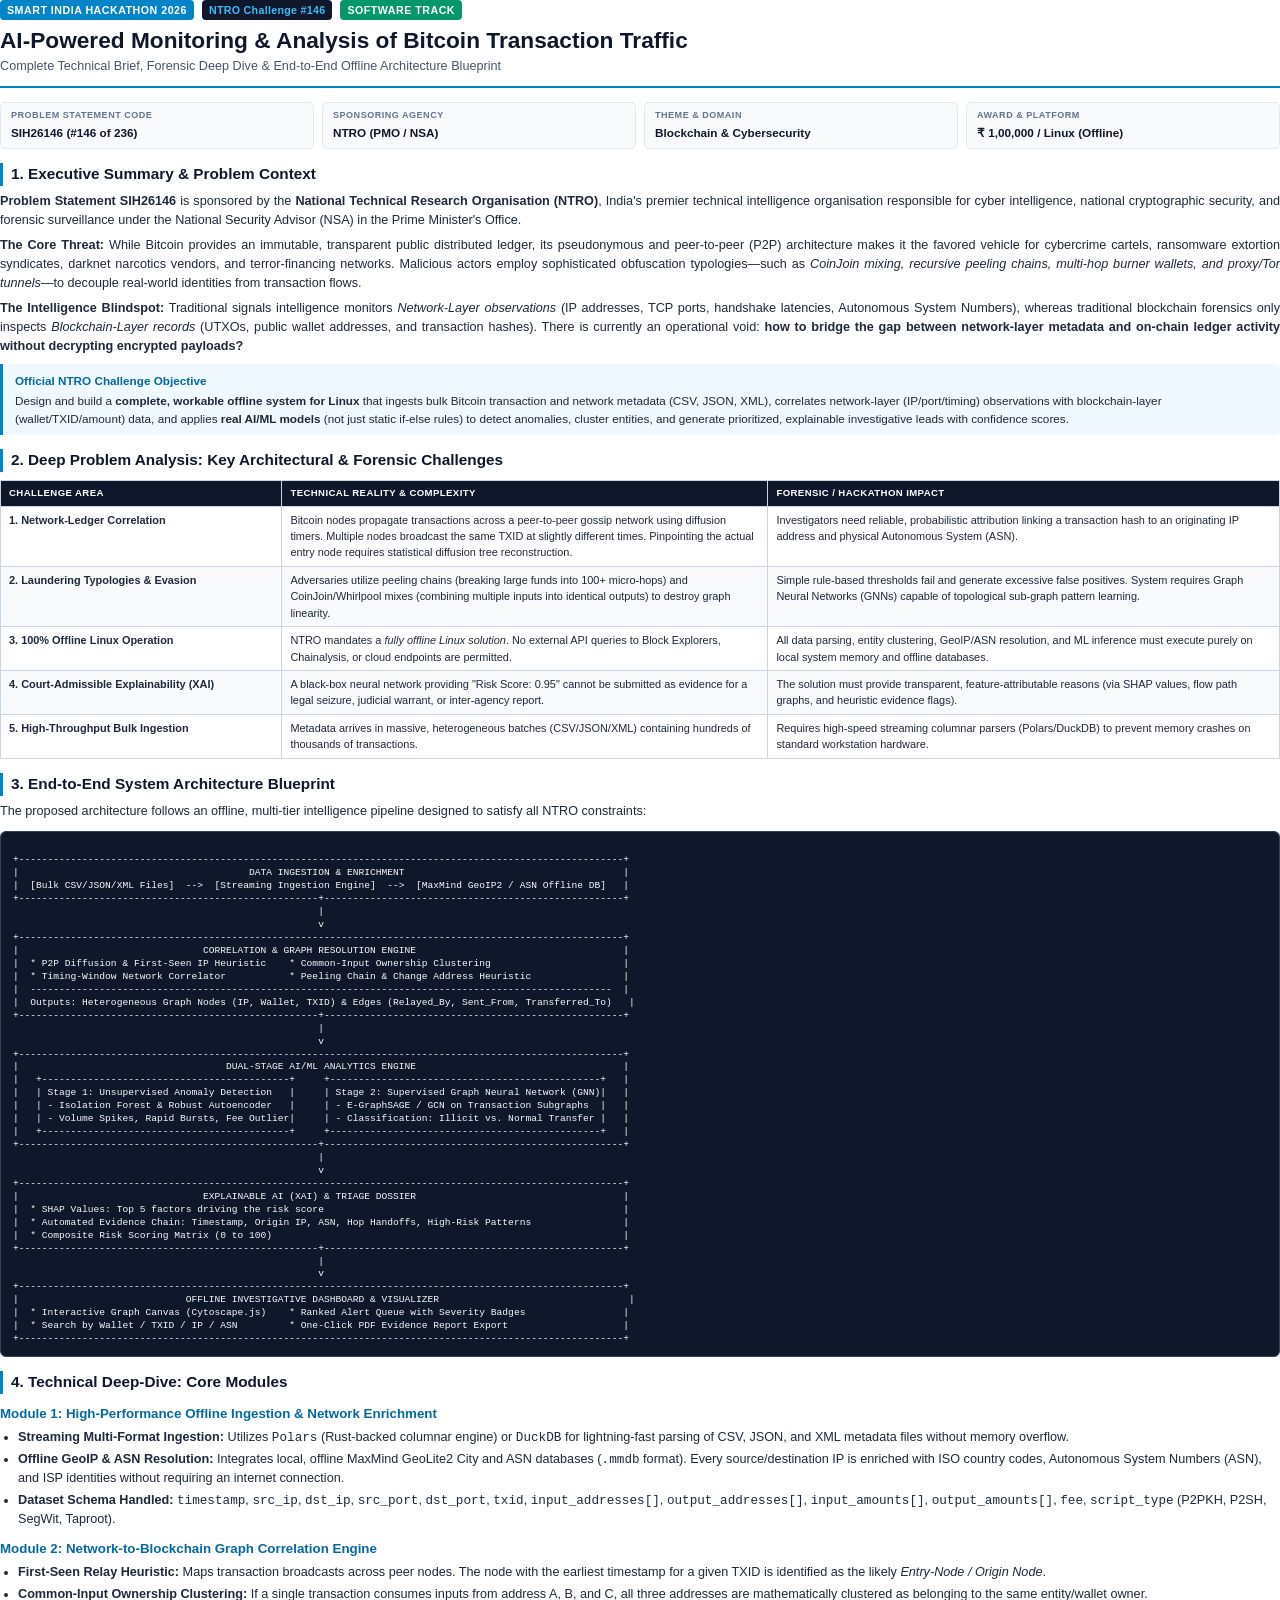
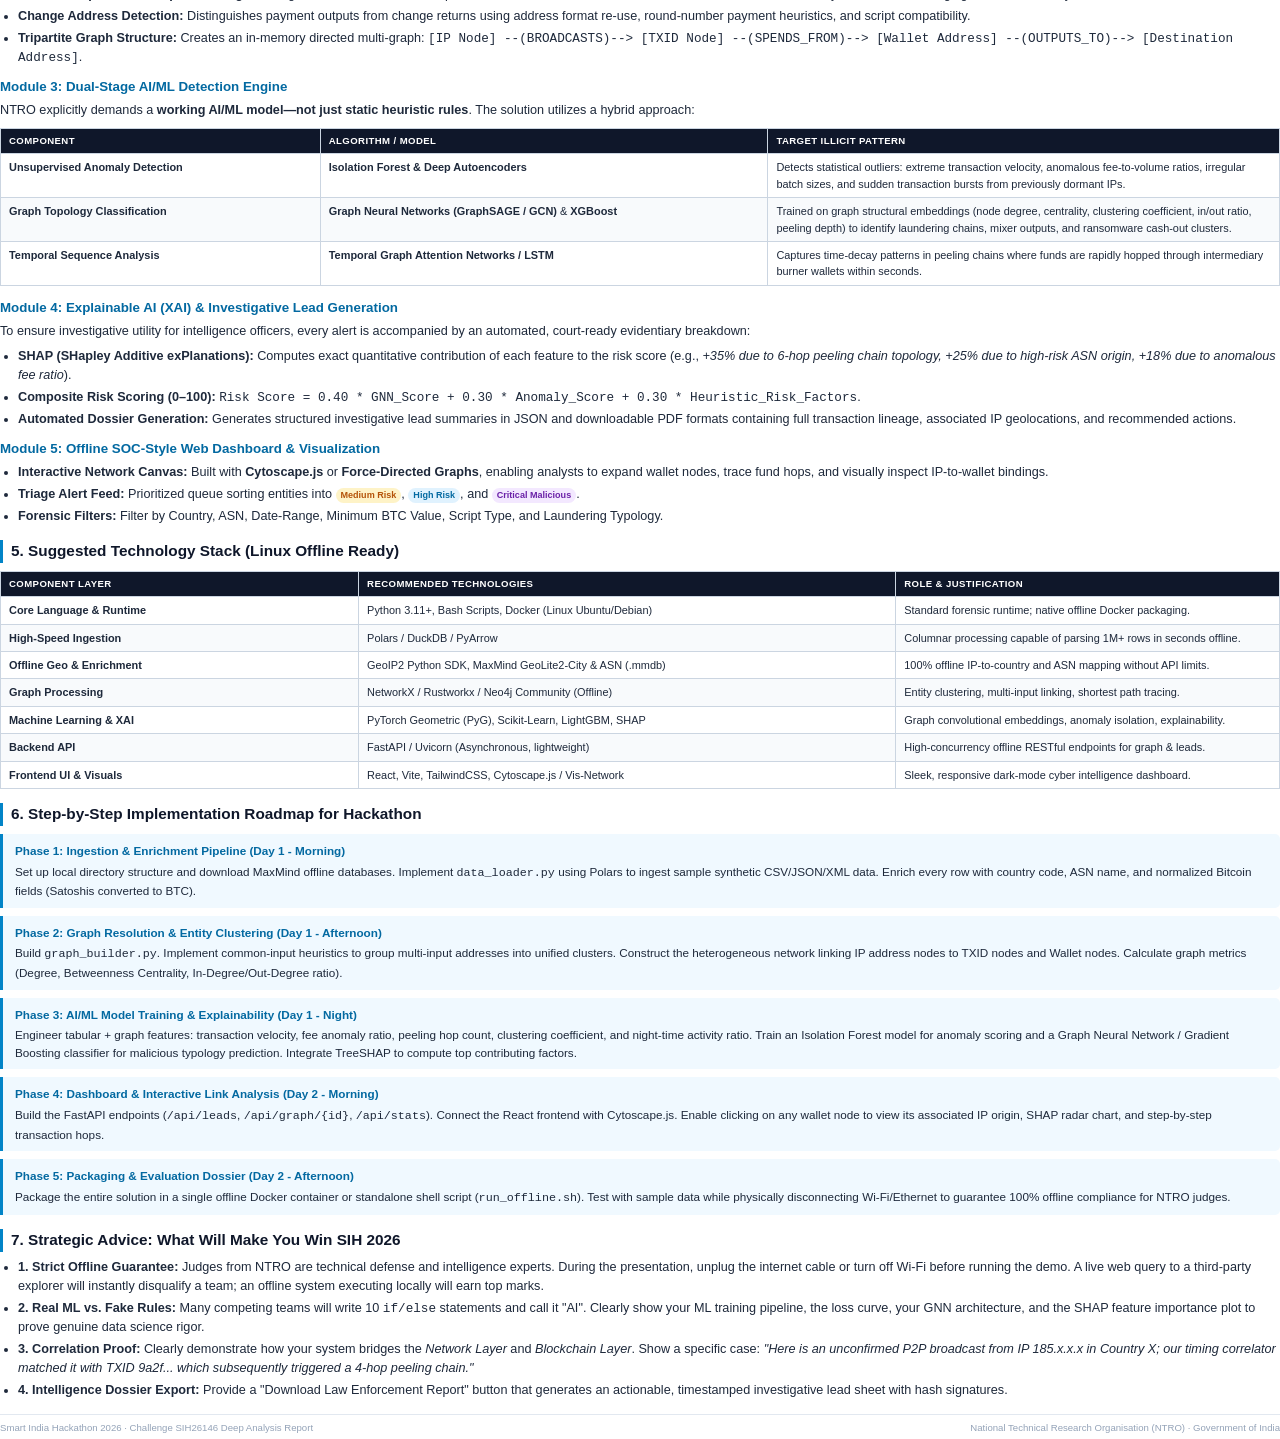
<file: SIH26146_Comprehensive_Report.html>
<!DOCTYPE html>
<html lang="en">
<head>
<meta charset="UTF-8">
<title>SIH 2026 Problem Statement 26146 - Comprehensive Analysis & Solution Blueprint</title>
<style>
  @page {
    size: A4;
    margin: 14mm 14mm 14mm 14mm;
    @bottom-center {
      content: "Page " counter(page) " of " counter(pages);
      font-size: 8pt;
      color: #94a3b8;
    }
  }
  * {
    box-sizing: border-box;
    margin: 0;
    padding: 0;
  }
  body {
    font-family: -apple-system, BlinkMacSystemFont, "Segoe UI", Roboto, Helvetica, Arial, sans-serif;
    color: #1e293b;
    background: #ffffff;
    line-height: 1.5;
    font-size: 9.5pt;
  }
  .header-container {
    border-bottom: 2.5px solid #0284c7;
    padding-bottom: 10px;
    margin-bottom: 14px;
  }
  .tag-row {
    display: flex;
    gap: 8px;
    margin-bottom: 6px;
  }
  .badge-tag {
    background: #0284c7;
    color: #ffffff;
    font-size: 8pt;
    font-weight: 700;
    padding: 2px 7px;
    border-radius: 4px;
    text-transform: uppercase;
    letter-spacing: 0.5px;
  }
  .badge-org {
    background: #0f172a;
    color: #38bdf8;
    font-size: 8pt;
    font-weight: 700;
    padding: 2px 7px;
    border-radius: 4px;
    letter-spacing: 0.3px;
  }
  h1 {
    font-size: 17pt;
    color: #0f172a;
    line-height: 1.25;
    font-weight: 800;
    margin-top: 2px;
  }
  .subtitle {
    font-size: 9.5pt;
    color: #475569;
    margin-top: 3px;
    font-weight: 500;
  }
  .meta-grid {
    display: grid;
    grid-template-columns: repeat(4, 1fr);
    gap: 8px;
    margin-bottom: 14px;
  }
  .meta-card {
    background: #f8fafc;
    border: 1px solid #e2e8f0;
    border-radius: 5px;
    padding: 6px 10px;
    break-inside: avoid;
  }
  .meta-card .label {
    font-size: 6.8pt;
    text-transform: uppercase;
    color: #64748b;
    font-weight: 700;
    letter-spacing: 0.5px;
  }
  .meta-card .value {
    font-size: 8.8pt;
    color: #0f172a;
    font-weight: 700;
    margin-top: 1px;
  }
  h2 {
    font-size: 11.5pt;
    color: #0f172a;
    border-left: 3.5px solid #0284c7;
    padding-left: 8px;
    margin-top: 14px;
    margin-bottom: 6px;
    font-weight: 700;
    break-after: avoid;
  }
  h3 {
    font-size: 10pt;
    color: #0369a1;
    margin-top: 10px;
    margin-bottom: 4px;
    font-weight: 700;
    break-after: avoid;
  }
  p {
    margin-bottom: 6px;
    text-align: justify;
  }
  ul, ol {
    margin-left: 18px;
    margin-bottom: 8px;
  }
  li {
    margin-bottom: 3px;
  }
  .callout {
    background: #f0f9ff;
    border-left: 3.5px solid #0284c7;
    padding: 8px 12px;
    border-radius: 0 5px 5px 0;
    margin: 8px 0;
    font-size: 8.8pt;
    break-inside: avoid;
  }
  .callout-title {
    font-weight: 700;
    color: #0369a1;
    margin-bottom: 3px;
  }
  table {
    width: 100%;
    border-collapse: collapse;
    margin: 8px 0 12px 0;
    font-size: 8.2pt;
    break-inside: avoid;
  }
  th, td {
    border: 1px solid #cbd5e1;
    padding: 5px 8px;
    text-align: left;
    vertical-align: top;
  }
  th {
    background-color: #0f172a;
    color: #ffffff;
    font-weight: 600;
    text-transform: uppercase;
    font-size: 7.2pt;
    letter-spacing: 0.4px;
  }
  tr:nth-child(even) {
    background-color: #f8fafc;
  }
  .architecture-box {
    background: #0f172a;
    color: #f8fafc;
    border-radius: 6px;
    padding: 10px 12px;
    margin: 10px 0;
    font-family: 'Consolas', 'Courier New', monospace;
    font-size: 7.2pt;
    line-height: 1.35;
    white-space: pre;
    overflow-x: hidden;
    break-inside: avoid;
    border: 1px solid #334155;
  }
  .pill {
    display: inline-block;
    padding: 1px 5px;
    border-radius: 9999px;
    font-size: 6.8pt;
    font-weight: 600;
  }
  .pill-blue { background: #e0f2fe; color: #0369a1; }
  .pill-green { background: #dcfce7; color: #15803d; }
  .pill-amber { background: #fef3c7; color: #b45309; }
  .pill-purple { background: #f3e8ff; color: #6b21a8; }
  .section-block {
    break-inside: avoid;
    margin-bottom: 10px;
  }
  .footer {
    margin-top: 14px;
    padding-top: 6px;
    border-top: 1px solid #e2e8f0;
    font-size: 7.2pt;
    color: #94a3b8;
    display: flex;
    justify-content: space-between;
    break-inside: avoid;
  }
</style>
</head>
<body>

<div class="header-container">
  <div class="tag-row">
    <span class="badge-tag">Smart India Hackathon 2026</span>
    <span class="badge-org">NTRO Challenge #146</span>
    <span class="badge-tag" style="background:#059669;">Software Track</span>
  </div>
  <h1>AI-Powered Monitoring & Analysis of Bitcoin Transaction Traffic</h1>
  <div class="subtitle">Complete Technical Brief, Forensic Deep Dive & End-to-End Offline Architecture Blueprint</div>
</div>

<div class="meta-grid">
  <div class="meta-card">
    <div class="label">Problem Statement Code</div>
    <div class="value">SIH26146 (#146 of 236)</div>
  </div>
  <div class="meta-card">
    <div class="label">Sponsoring Agency</div>
    <div class="value">NTRO (PMO / NSA)</div>
  </div>
  <div class="meta-card">
    <div class="label">Theme & Domain</div>
    <div class="value">Blockchain & Cybersecurity</div>
  </div>
  <div class="meta-card">
    <div class="label">Award & Platform</div>
    <div class="value">₹ 1,00,000 / Linux (Offline)</div>
  </div>
</div>

<h2>1. Executive Summary & Problem Context</h2>
<p>
  <strong>Problem Statement SIH26146</strong> is sponsored by the <strong>National Technical Research Organisation (NTRO)</strong>, India's premier technical intelligence organisation responsible for cyber intelligence, national cryptographic security, and forensic surveillance under the National Security Advisor (NSA) in the Prime Minister's Office.
</p>
<p>
  <strong>The Core Threat:</strong> While Bitcoin provides an immutable, transparent public distributed ledger, its pseudonymous and peer-to-peer (P2P) architecture makes it the favored vehicle for cybercrime cartels, ransomware extortion syndicates, darknet narcotics vendors, and terror-financing networks. Malicious actors employ sophisticated obfuscation typologies—such as <em>CoinJoin mixing, recursive peeling chains, multi-hop burner wallets, and proxy/Tor tunnels</em>—to decouple real-world identities from transaction flows.
</p>
<p>
  <strong>The Intelligence Blindspot:</strong> Traditional signals intelligence monitors <em>Network-Layer observations</em> (IP addresses, TCP ports, handshake latencies, Autonomous System Numbers), whereas traditional blockchain forensics only inspects <em>Blockchain-Layer records</em> (UTXOs, public wallet addresses, and transaction hashes). There is currently an operational void: <strong>how to bridge the gap between network-layer metadata and on-chain ledger activity without decrypting encrypted payloads?</strong>
</p>
<div class="callout">
  <div class="callout-title">Official NTRO Challenge Objective</div>
  Design and build a <strong>complete, workable offline system for Linux</strong> that ingests bulk Bitcoin transaction and network metadata (CSV, JSON, XML), correlates network-layer (IP/port/timing) observations with blockchain-layer (wallet/TXID/amount) data, and applies <strong>real AI/ML models</strong> (not just static if-else rules) to detect anomalies, cluster entities, and generate prioritized, explainable investigative leads with confidence scores.
</div>

<h2>2. Deep Problem Analysis: Key Architectural & Forensic Challenges</h2>
<table>
  <thead>
    <tr>
      <th style="width:22%;">Challenge Area</th>
      <th style="width:38%;">Technical Reality & Complexity</th>
      <th style="width:40%;">Forensic / Hackathon Impact</th>
    </tr>
  </thead>
  <tbody>
    <tr>
      <td><strong>1. Network-Ledger Correlation</strong></td>
      <td>Bitcoin nodes propagate transactions across a peer-to-peer gossip network using diffusion timers. Multiple nodes broadcast the same TXID at slightly different times. Pinpointing the actual entry node requires statistical diffusion tree reconstruction.</td>
      <td>Investigators need reliable, probabilistic attribution linking a transaction hash to an originating IP address and physical Autonomous System (ASN).</td>
    </tr>
    <tr>
      <td><strong>2. Laundering Typologies & Evasion</strong></td>
      <td>Adversaries utilize peeling chains (breaking large funds into 100+ micro-hops) and CoinJoin/Whirlpool mixes (combining multiple inputs into identical outputs) to destroy graph linearity.</td>
      <td>Simple rule-based thresholds fail and generate excessive false positives. System requires Graph Neural Networks (GNNs) capable of topological sub-graph pattern learning.</td>
    </tr>
    <tr>
      <td><strong>3. 100% Offline Linux Operation</strong></td>
      <td>NTRO mandates a <em>fully offline Linux solution</em>. No external API queries to Block Explorers, Chainalysis, or cloud endpoints are permitted.</td>
      <td>All data parsing, entity clustering, GeoIP/ASN resolution, and ML inference must execute purely on local system memory and offline databases.</td>
    </tr>
    <tr>
      <td><strong>4. Court-Admissible Explainability (XAI)</strong></td>
      <td>A black-box neural network providing "Risk Score: 0.95" cannot be submitted as evidence for a legal seizure, judicial warrant, or inter-agency report.</td>
      <td>The solution must provide transparent, feature-attributable reasons (via SHAP values, flow path graphs, and heuristic evidence flags).</td>
    </tr>
    <tr>
      <td><strong>5. High-Throughput Bulk Ingestion</strong></td>
      <td>Metadata arrives in massive, heterogeneous batches (CSV/JSON/XML) containing hundreds of thousands of transactions.</td>
      <td>Requires high-speed streaming columnar parsers (Polars/DuckDB) to prevent memory crashes on standard workstation hardware.</td>
    </tr>
  </tbody>
</table>

<h2>3. End-to-End System Architecture Blueprint</h2>
<p>
  The proposed architecture follows an offline, multi-tier intelligence pipeline designed to satisfy all NTRO constraints:
</p>

<div class="architecture-box">
+---------------------------------------------------------------------------------------------------------+
|                                        DATA INGESTION &amp; ENRICHMENT                                      |
|  [Bulk CSV/JSON/XML Files]  --&gt;  [Streaming Ingestion Engine]  --&gt;  [MaxMind GeoIP2 / ASN Offline DB]   |
+----------------------------------------------------+----------------------------------------------------+
                                                     |
                                                     v
+---------------------------------------------------------------------------------------------------------+
|                                CORRELATION &amp; GRAPH RESOLUTION ENGINE                                    |
|  * P2P Diffusion &amp; First-Seen IP Heuristic    * Common-Input Ownership Clustering                       |
|  * Timing-Window Network Correlator           * Peeling Chain &amp; Change Address Heuristic                |
|  -----------------------------------------------------------------------------------------------------  |
|  Outputs: Heterogeneous Graph Nodes (IP, Wallet, TXID) &amp; Edges (Relayed_By, Sent_From, Transferred_To)   |
+----------------------------------------------------+----------------------------------------------------+
                                                     |
                                                     v
+---------------------------------------------------------------------------------------------------------+
|                                    DUAL-STAGE AI/ML ANALYTICS ENGINE                                    |
|   +-------------------------------------------+     +-----------------------------------------------+   |
|   | Stage 1: Unsupervised Anomaly Detection   |     | Stage 2: Supervised Graph Neural Network (GNN)|   |
|   | - Isolation Forest &amp; Robust Autoencoder   |     | - E-GraphSAGE / GCN on Transaction Subgraphs  |   |
|   | - Volume Spikes, Rapid Bursts, Fee Outlier|     | - Classification: Illicit vs. Normal Transfer |   |
|   +-------------------------------------------+     +-----------------------------------------------+   |
+----------------------------------------------------+----------------------------------------------------+
                                                     |
                                                     v
+---------------------------------------------------------------------------------------------------------+
|                                EXPLAINABLE AI (XAI) &amp; TRIAGE DOSSIER                                    |
|  * SHAP Values: Top 5 factors driving the risk score                                                    |
|  * Automated Evidence Chain: Timestamp, Origin IP, ASN, Hop Handoffs, High-Risk Patterns                |
|  * Composite Risk Scoring Matrix (0 to 100)                                                             |
+----------------------------------------------------+----------------------------------------------------+
                                                     |
                                                     v
+---------------------------------------------------------------------------------------------------------+
|                             OFFLINE INVESTIGATIVE DASHBOARD &amp; VISUALIZER                                 |
|  * Interactive Graph Canvas (Cytoscape.js)    * Ranked Alert Queue with Severity Badges                 |
|  * Search by Wallet / TXID / IP / ASN         * One-Click PDF Evidence Report Export                    |
+---------------------------------------------------------------------------------------------------------+
</div>

<h2>4. Technical Deep-Dive: Core Modules</h2>

<div class="section-block">
  <h3>Module 1: High-Performance Offline Ingestion & Network Enrichment</h3>
  <ul>
    <li><strong>Streaming Multi-Format Ingestion:</strong> Utilizes <code>Polars</code> (Rust-backed columnar engine) or <code>DuckDB</code> for lightning-fast parsing of CSV, JSON, and XML metadata files without memory overflow.</li>
    <li><strong>Offline GeoIP & ASN Resolution:</strong> Integrates local, offline MaxMind GeoLite2 City and ASN databases (<code>.mmdb</code> format). Every source/destination IP is enriched with ISO country codes, Autonomous System Numbers (ASN), and ISP identities without requiring an internet connection.</li>
    <li><strong>Dataset Schema Handled:</strong>
      <code>timestamp</code>, <code>src_ip</code>, <code>dst_ip</code>, <code>src_port</code>, <code>dst_port</code>, <code>txid</code>, <code>input_addresses[]</code>, <code>output_addresses[]</code>, <code>input_amounts[]</code>, <code>output_amounts[]</code>, <code>fee</code>, <code>script_type</code> (P2PKH, P2SH, SegWit, Taproot).
    </li>
  </ul>
</div>

<div class="section-block">
  <h3>Module 2: Network-to-Blockchain Graph Correlation Engine</h3>
  <ul>
    <li><strong>First-Seen Relay Heuristic:</strong> Maps transaction broadcasts across peer nodes. The node with the earliest timestamp for a given TXID is identified as the likely <em>Entry-Node / Origin Node</em>.</li>
    <li><strong>Common-Input Ownership Clustering:</strong> If a single transaction consumes inputs from address A, B, and C, all three addresses are mathematically clustered as belonging to the same entity/wallet owner.</li>
    <li><strong>Change Address Detection:</strong> Distinguishes payment outputs from change returns using address format re-use, round-number payment heuristics, and script compatibility.</li>
    <li><strong>Tripartite Graph Structure:</strong> Creates an in-memory directed multi-graph:
      <code>[IP Node] --(BROADCASTS)--> [TXID Node] --(SPENDS_FROM)--> [Wallet Address] --(OUTPUTS_TO)--> [Destination Address]</code>.
    </li>
  </ul>
</div>

<div class="section-block">
  <h3>Module 3: Dual-Stage AI/ML Detection Engine</h3>
  <p>NTRO explicitly demands a <strong>working AI/ML model—not just static heuristic rules</strong>. The solution utilizes a hybrid approach:</p>
  <table>
    <thead>
      <tr>
        <th style="width:25%;">Component</th>
        <th style="width:35%;">Algorithm / Model</th>
        <th style="width:40%;">Target Illicit Pattern</th>
      </tr>
    </thead>
    <tbody>
      <tr>
        <td><strong>Unsupervised Anomaly Detection</strong></td>
        <td><strong>Isolation Forest & Deep Autoencoders</strong></td>
        <td>Detects statistical outliers: extreme transaction velocity, anomalous fee-to-volume ratios, irregular batch sizes, and sudden transaction bursts from previously dormant IPs.</td>
      </tr>
      <tr>
        <td><strong>Graph Topology Classification</strong></td>
        <td><strong>Graph Neural Networks (GraphSAGE / GCN)</strong> & <strong>XGBoost</strong></td>
        <td>Trained on graph structural embeddings (node degree, centrality, clustering coefficient, in/out ratio, peeling depth) to identify laundering chains, mixer outputs, and ransomware cash-out clusters.</td>
      </tr>
      <tr>
        <td><strong>Temporal Sequence Analysis</strong></td>
        <td><strong>Temporal Graph Attention Networks / LSTM</strong></td>
        <td>Captures time-decay patterns in peeling chains where funds are rapidly hopped through intermediary burner wallets within seconds.</td>
      </tr>
    </tbody>
  </table>
</div>

<div class="section-block">
  <h3>Module 4: Explainable AI (XAI) & Investigative Lead Generation</h3>
  <p>To ensure investigative utility for intelligence officers, every alert is accompanied by an automated, court-ready evidentiary breakdown:</p>
  <ul>
    <li><strong>SHAP (SHapley Additive exPlanations):</strong> Computes exact quantitative contribution of each feature to the risk score (e.g., <em>+35% due to 6-hop peeling chain topology, +25% due to high-risk ASN origin, +18% due to anomalous fee ratio</em>).</li>
    <li><strong>Composite Risk Scoring (0–100):</strong>
      <code>Risk Score = 0.40 * GNN_Score + 0.30 * Anomaly_Score + 0.30 * Heuristic_Risk_Factors</code>.
    </li>
    <li><strong>Automated Dossier Generation:</strong> Generates structured investigative lead summaries in JSON and downloadable PDF formats containing full transaction lineage, associated IP geolocations, and recommended actions.</li>
  </ul>
</div>

<div class="section-block">
  <h3>Module 5: Offline SOC-Style Web Dashboard & Visualization</h3>
  <ul>
    <li><strong>Interactive Network Canvas:</strong> Built with <strong>Cytoscape.js</strong> or <strong>Force-Directed Graphs</strong>, enabling analysts to expand wallet nodes, trace fund hops, and visually inspect IP-to-wallet bindings.</li>
    <li><strong>Triage Alert Feed:</strong> Prioritized queue sorting entities into <span class="pill pill-amber">Medium Risk</span>, <span class="pill pill-blue">High Risk</span>, and <span class="pill pill-purple">Critical Malicious</span>.</li>
    <li><strong>Forensic Filters:</strong> Filter by Country, ASN, Date-Range, Minimum BTC Value, Script Type, and Laundering Typology.</li>
  </ul>
</div>

<h2>5. Suggested Technology Stack (Linux Offline Ready)</h2>
<table>
  <thead>
    <tr>
      <th style="width:28%;">Component Layer</th>
      <th style="width:42%;">Recommended Technologies</th>
      <th style="width:30%;">Role & Justification</th>
    </tr>
  </thead>
  <tbody>
    <tr>
      <td><strong>Core Language & Runtime</strong></td>
      <td>Python 3.11+, Bash Scripts, Docker (Linux Ubuntu/Debian)</td>
      <td>Standard forensic runtime; native offline Docker packaging.</td>
    </tr>
    <tr>
      <td><strong>High-Speed Ingestion</strong></td>
      <td>Polars / DuckDB / PyArrow</td>
      <td>Columnar processing capable of parsing 1M+ rows in seconds offline.</td>
    </tr>
    <tr>
      <td><strong>Offline Geo & Enrichment</strong></td>
      <td>GeoIP2 Python SDK, MaxMind GeoLite2-City & ASN (.mmdb)</td>
      <td>100% offline IP-to-country and ASN mapping without API limits.</td>
    </tr>
    <tr>
      <td><strong>Graph Processing</strong></td>
      <td>NetworkX / Rustworkx / Neo4j Community (Offline)</td>
      <td>Entity clustering, multi-input linking, shortest path tracing.</td>
    </tr>
    <tr>
      <td><strong>Machine Learning & XAI</strong></td>
      <td>PyTorch Geometric (PyG), Scikit-Learn, LightGBM, SHAP</td>
      <td>Graph convolutional embeddings, anomaly isolation, explainability.</td>
    </tr>
    <tr>
      <td><strong>Backend API</strong></td>
      <td>FastAPI / Uvicorn (Asynchronous, lightweight)</td>
      <td>High-concurrency offline RESTful endpoints for graph & leads.</td>
    </tr>
    <tr>
      <td><strong>Frontend UI & Visuals</strong></td>
      <td>React, Vite, TailwindCSS, Cytoscape.js / Vis-Network</td>
      <td>Sleek, responsive dark-mode cyber intelligence dashboard.</td>
    </tr>
  </tbody>
</table>

<h2>6. Step-by-Step Implementation Roadmap for Hackathon</h2>

<div class="callout">
  <div class="callout-title">Phase 1: Ingestion & Enrichment Pipeline (Day 1 - Morning)</div>
  Set up local directory structure and download MaxMind offline databases. Implement <code>data_loader.py</code> using Polars to ingest sample synthetic CSV/JSON/XML data. Enrich every row with country code, ASN name, and normalized Bitcoin fields (Satoshis converted to BTC).
</div>

<div class="callout">
  <div class="callout-title">Phase 2: Graph Resolution & Entity Clustering (Day 1 - Afternoon)</div>
  Build <code>graph_builder.py</code>. Implement common-input heuristics to group multi-input addresses into unified clusters. Construct the heterogeneous network linking IP address nodes to TXID nodes and Wallet nodes. Calculate graph metrics (Degree, Betweenness Centrality, In-Degree/Out-Degree ratio).
</div>

<div class="callout">
  <div class="callout-title">Phase 3: AI/ML Model Training & Explainability (Day 1 - Night)</div>
  Engineer tabular + graph features: transaction velocity, fee anomaly ratio, peeling hop count, clustering coefficient, and night-time activity ratio. Train an Isolation Forest model for anomaly scoring and a Graph Neural Network / Gradient Boosting classifier for malicious typology prediction. Integrate TreeSHAP to compute top contributing factors.
</div>

<div class="callout">
  <div class="callout-title">Phase 4: Dashboard & Interactive Link Analysis (Day 2 - Morning)</div>
  Build the FastAPI endpoints (<code>/api/leads</code>, <code>/api/graph/{id}</code>, <code>/api/stats</code>). Connect the React frontend with Cytoscape.js. Enable clicking on any wallet node to view its associated IP origin, SHAP radar chart, and step-by-step transaction hops.
</div>

<div class="callout">
  <div class="callout-title">Phase 5: Packaging & Evaluation Dossier (Day 2 - Afternoon)</div>
  Package the entire solution in a single offline Docker container or standalone shell script (<code>run_offline.sh</code>). Test with sample data while physically disconnecting Wi-Fi/Ethernet to guarantee 100% offline compliance for NTRO judges.
</div>

<h2>7. Strategic Advice: What Will Make You Win SIH 2026</h2>
<ul>
  <li><strong>1. Strict Offline Guarantee:</strong> Judges from NTRO are technical defense and intelligence experts. During the presentation, unplug the internet cable or turn off Wi-Fi before running the demo. A live web query to a third-party explorer will instantly disqualify a team; an offline system executing locally will earn top marks.</li>
  <li><strong>2. Real ML vs. Fake Rules:</strong> Many competing teams will write 10 <code>if/else</code> statements and call it "AI". Clearly show your ML training pipeline, the loss curve, your GNN architecture, and the SHAP feature importance plot to prove genuine data science rigor.</li>
  <li><strong>3. Correlation Proof:</strong> Clearly demonstrate how your system bridges the <em>Network Layer</em> and <em>Blockchain Layer</em>. Show a specific case: <em>"Here is an unconfirmed P2P broadcast from IP 185.x.x.x in Country X; our timing correlator matched it with TXID 9a2f... which subsequently triggered a 4-hop peeling chain."</em></li>
  <li><strong>4. Intelligence Dossier Export:</strong> Provide a "Download Law Enforcement Report" button that generates an actionable, timestamped investigative lead sheet with hash signatures.</li>
</ul>

<div class="footer">
  <span>Smart India Hackathon 2026 · Challenge SIH26146 Deep Analysis Report</span>
  <span>National Technical Research Organisation (NTRO) · Government of India</span>
</div>

</body>
</html>
</file>
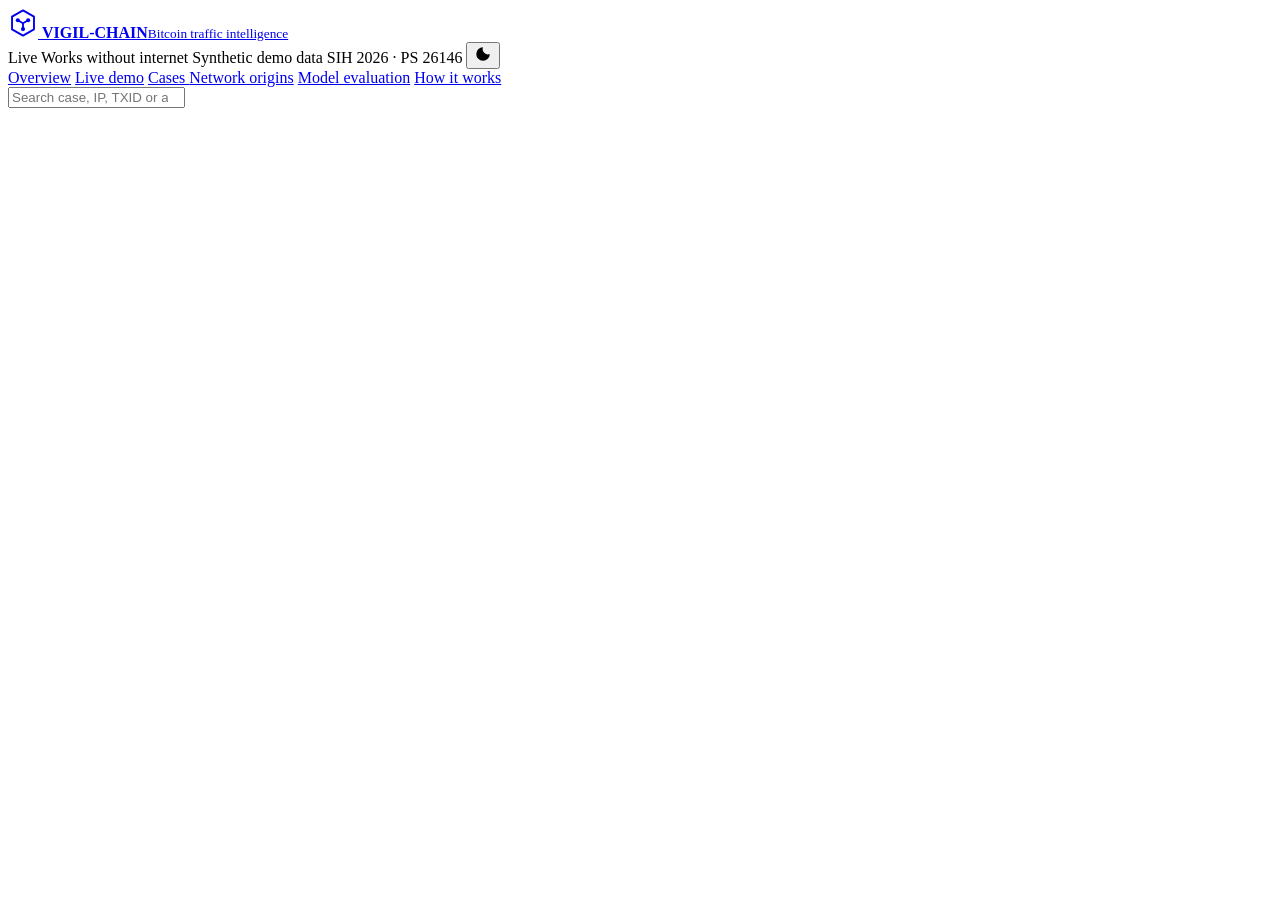
<file: src/dashboard/template.html>
<!DOCTYPE html>
<html lang="en">
<head>
<meta charset="UTF-8">
<meta name="viewport" content="width=device-width, initial-scale=1">
<title>VIGIL-CHAIN Analyst Console</title>
<style>
/*__CSS__*/
</style>
</head>
<body>
<header class="topbar">
  <div class="wrap topbar-in">
    <a class="brand" href="#overview" aria-label="VIGIL-CHAIN overview">
      <svg width="30" height="30" viewBox="0 0 32 32" aria-hidden="true">
        <path d="M16 2.5 27.7 9.25v13.5L16 29.5 4.3 22.75V9.25z" fill="none" stroke="currentColor" stroke-width="2" stroke-linejoin="round"/>
        <path d="M10.5 13 16 16.2l5.5-3.2M16 16.2v6.3" fill="none" stroke="currentColor" stroke-width="2" stroke-linecap="round"/>
        <circle cx="10.5" cy="13" r="2.2" fill="currentColor"/><circle cx="21.5" cy="13" r="2.2" fill="currentColor"/><circle cx="16" cy="22.5" r="2.2" fill="currentColor"/>
      </svg>
      <span><b>VIGIL-CHAIN</b><small>Bitcoin traffic intelligence</small></span>
    </a>
    <div class="pills">
      <span class="pill ok" data-tip="&lt;b&gt;System running&lt;/b&gt;All five pipeline stages completed on this capture."><i aria-hidden="true"></i><span id="status-text">Live</span></span>
      <span class="pill" data-tip="&lt;b&gt;Air-gap ready&lt;/b&gt;The analysis makes no network call. It runs the same on a machine with no internet.">Works without internet</span>
      <span class="pill hide-sm">Synthetic demo data</span>
      <span class="pill hide-sm">SIH 2026 &middot; PS 26146</span>
      <button class="icon-btn" id="theme" type="button" aria-label="Switch between light and dark theme" title="Switch theme">
        <svg width="18" height="18" viewBox="0 0 24 24" aria-hidden="true"><path d="M12 3a9 9 0 1 0 9 9 7 7 0 0 1-9-9z" fill="currentColor"/></svg>
      </button>
    </div>
  </div>
  <nav class="wrap tabs" role="tablist" aria-label="Console sections">
    <a class="tab" role="tab" href="#overview" data-panel="overview">Overview</a>
    <a class="tab" role="tab" href="#live" data-panel="live"><span class="live-dot" aria-hidden="true"></span>Live demo</a>
    <a class="tab" role="tab" href="#cases" data-panel="cases">Cases <span class="count" id="case-count"></span></a>
    <a class="tab" role="tab" href="#origins" data-panel="origins">Network origins</a>
    <a class="tab" role="tab" href="#evaluation" data-panel="evaluation">Model evaluation</a>
    <a class="tab" role="tab" href="#method" data-panel="method">How it works</a>
  </nav>
</header>

<main class="wrap">
  <section class="panel" id="panel-overview"></section>
  <section class="panel" id="panel-live"></section>
  <section class="panel" id="panel-cases">
    <div class="split">
      <aside class="rail">
        <div class="filters">
          <input id="q" type="search" placeholder="Search case, IP, TXID or address" aria-label="Search cases">
          <div class="chips" id="sev-filter" role="group" aria-label="Filter by severity"></div>
        </div>
        <div class="case-list" id="case-list"></div>
      </aside>
      <div id="case-detail"></div>
    </div>
  </section>
  <section class="panel" id="panel-origins"></section>
  <section class="panel" id="panel-evaluation"></section>
  <section class="panel" id="panel-method"></section>
  <footer class="foot" id="foot"></footer>
</main>
<div id="tip" role="tooltip"></div>
<div id="toast" role="status" aria-live="polite"></div>

<script id="vigil-data" type="application/json">__VIGIL_DATA__</script>
<script>
/*__JS__*/
</script>
</body>
</html>
</file>
